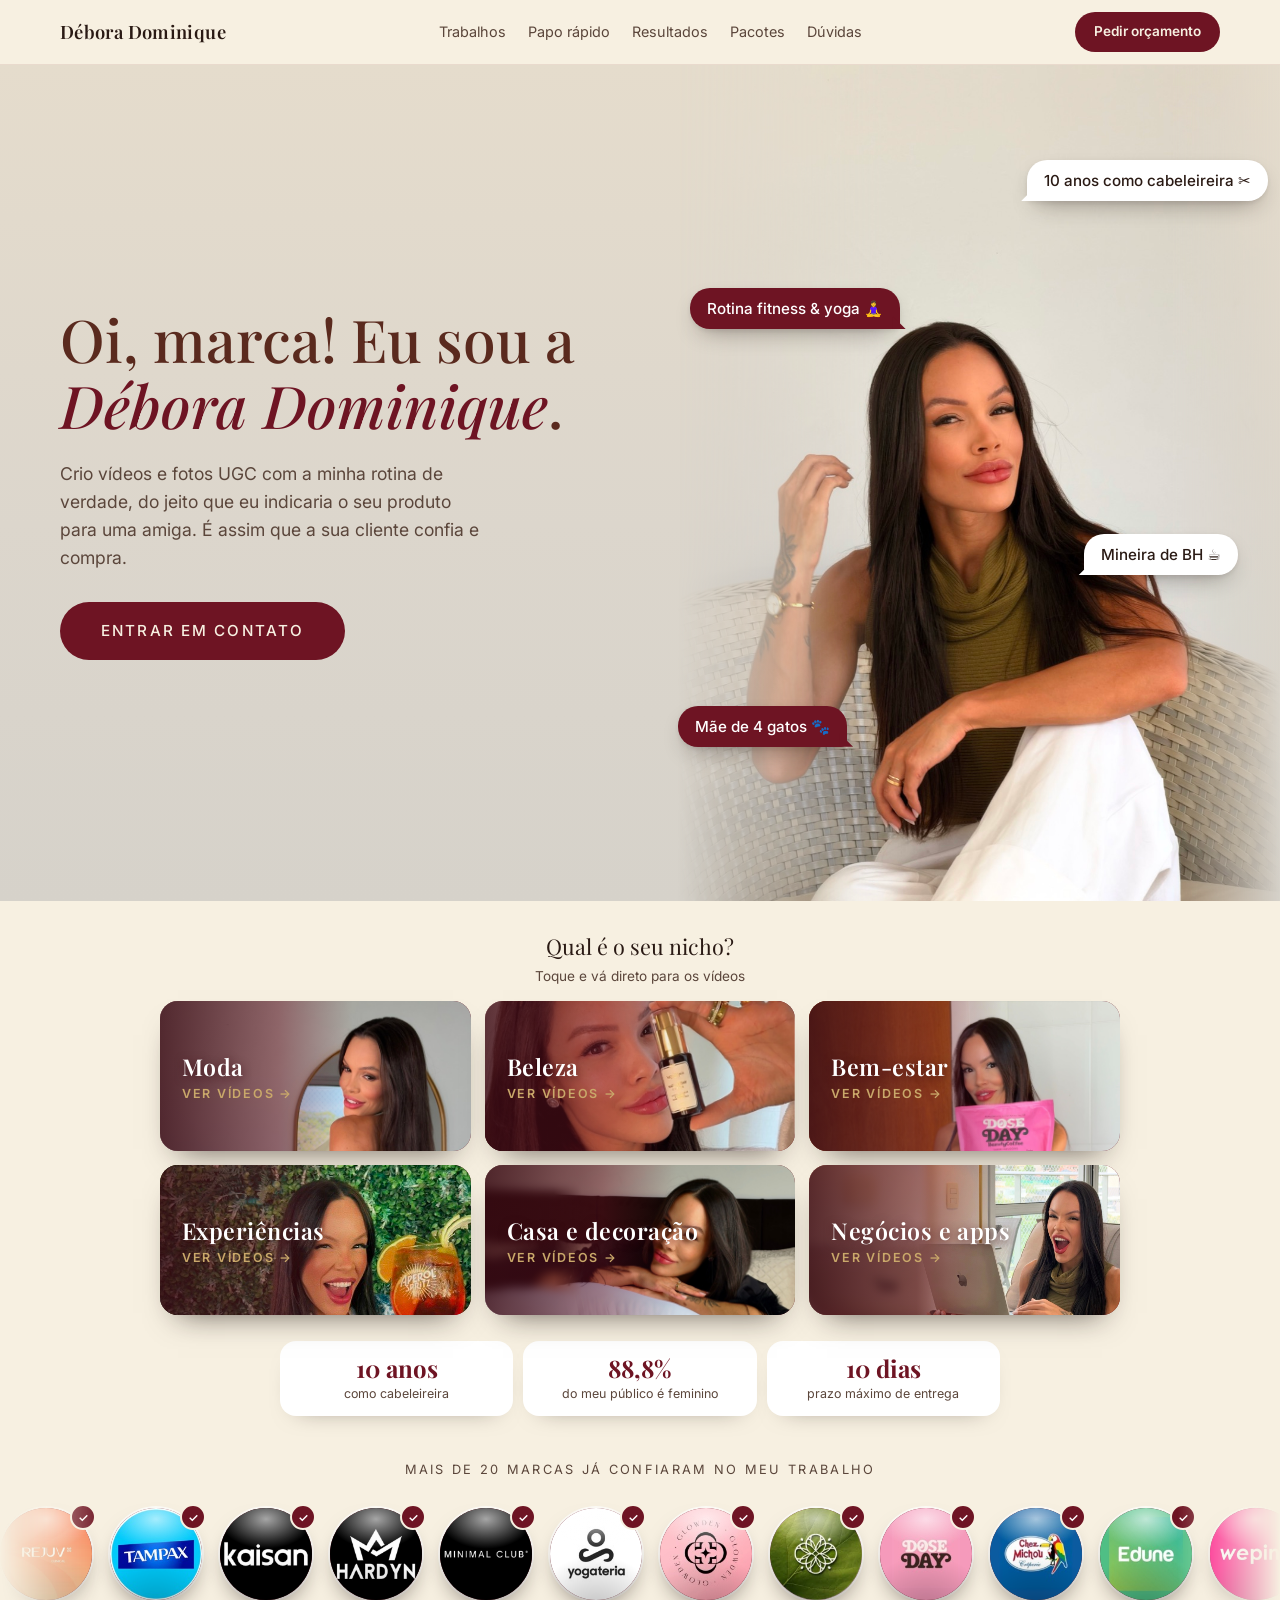
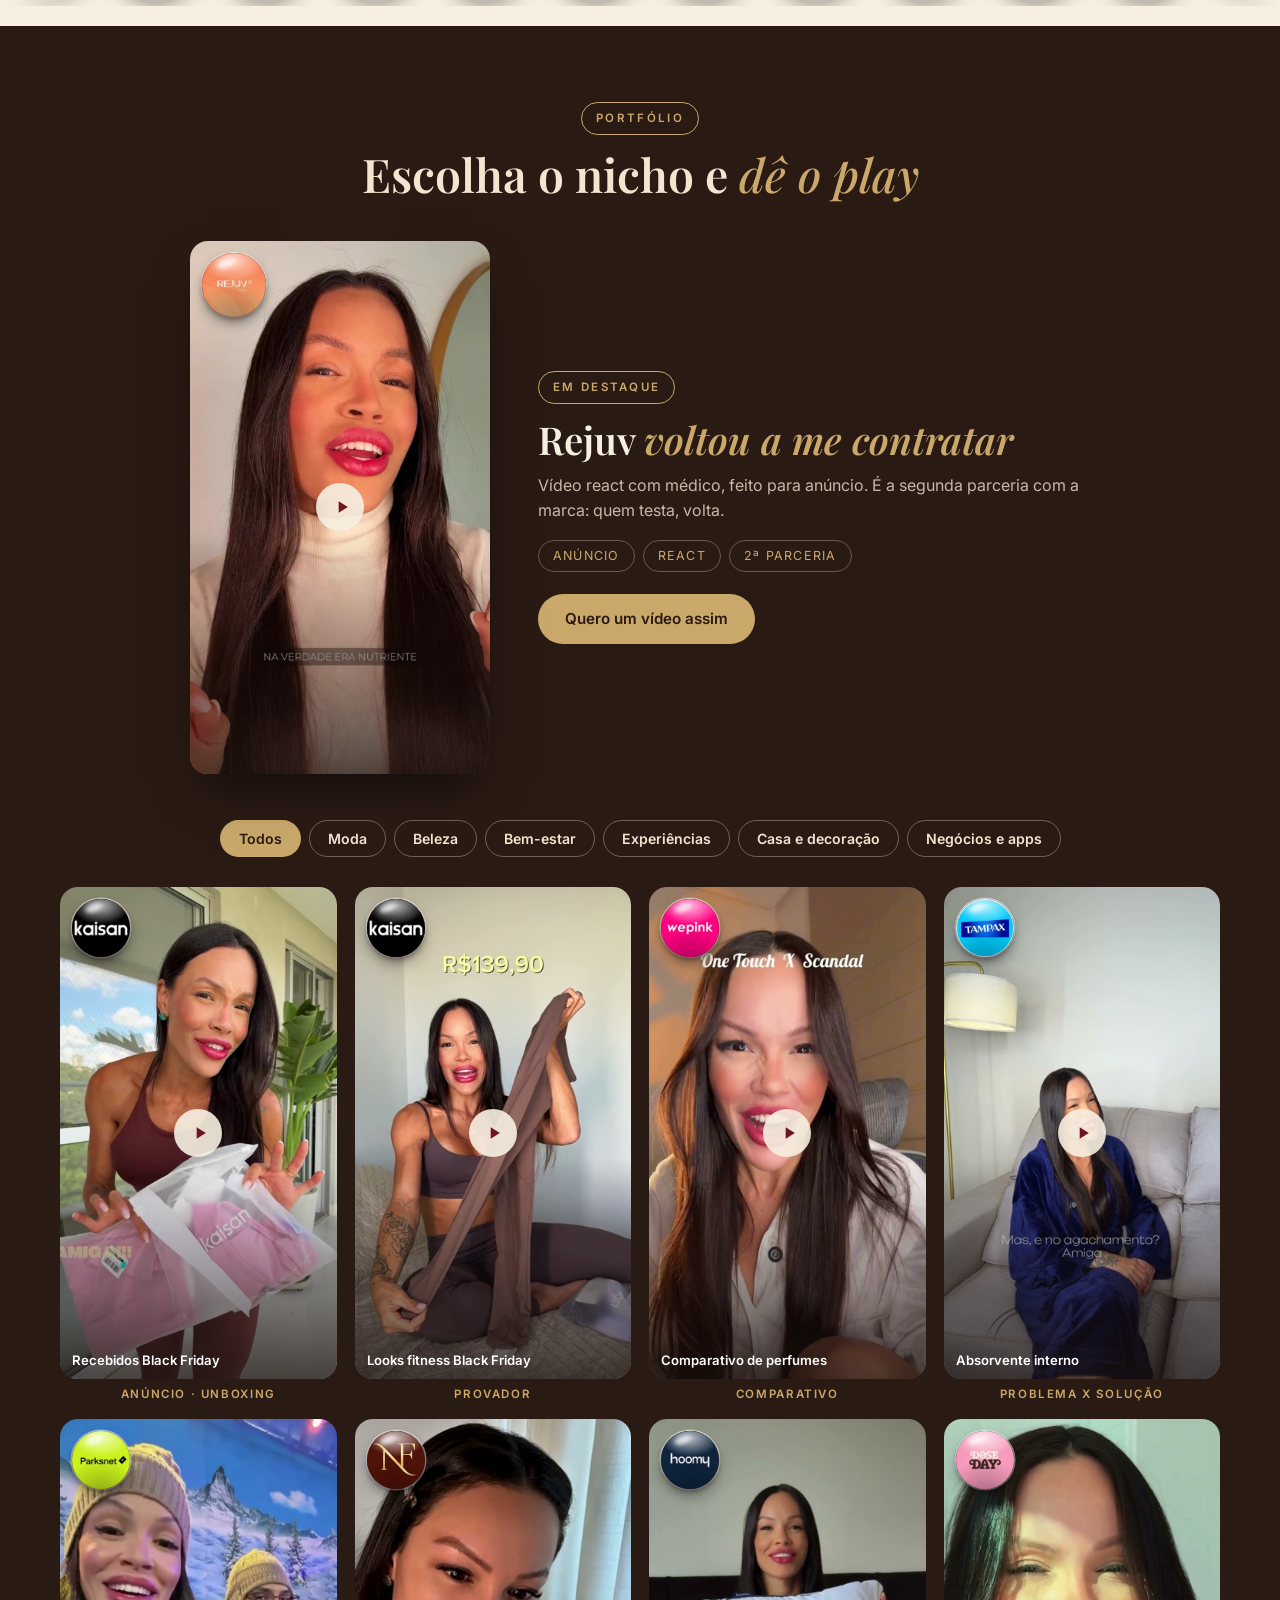
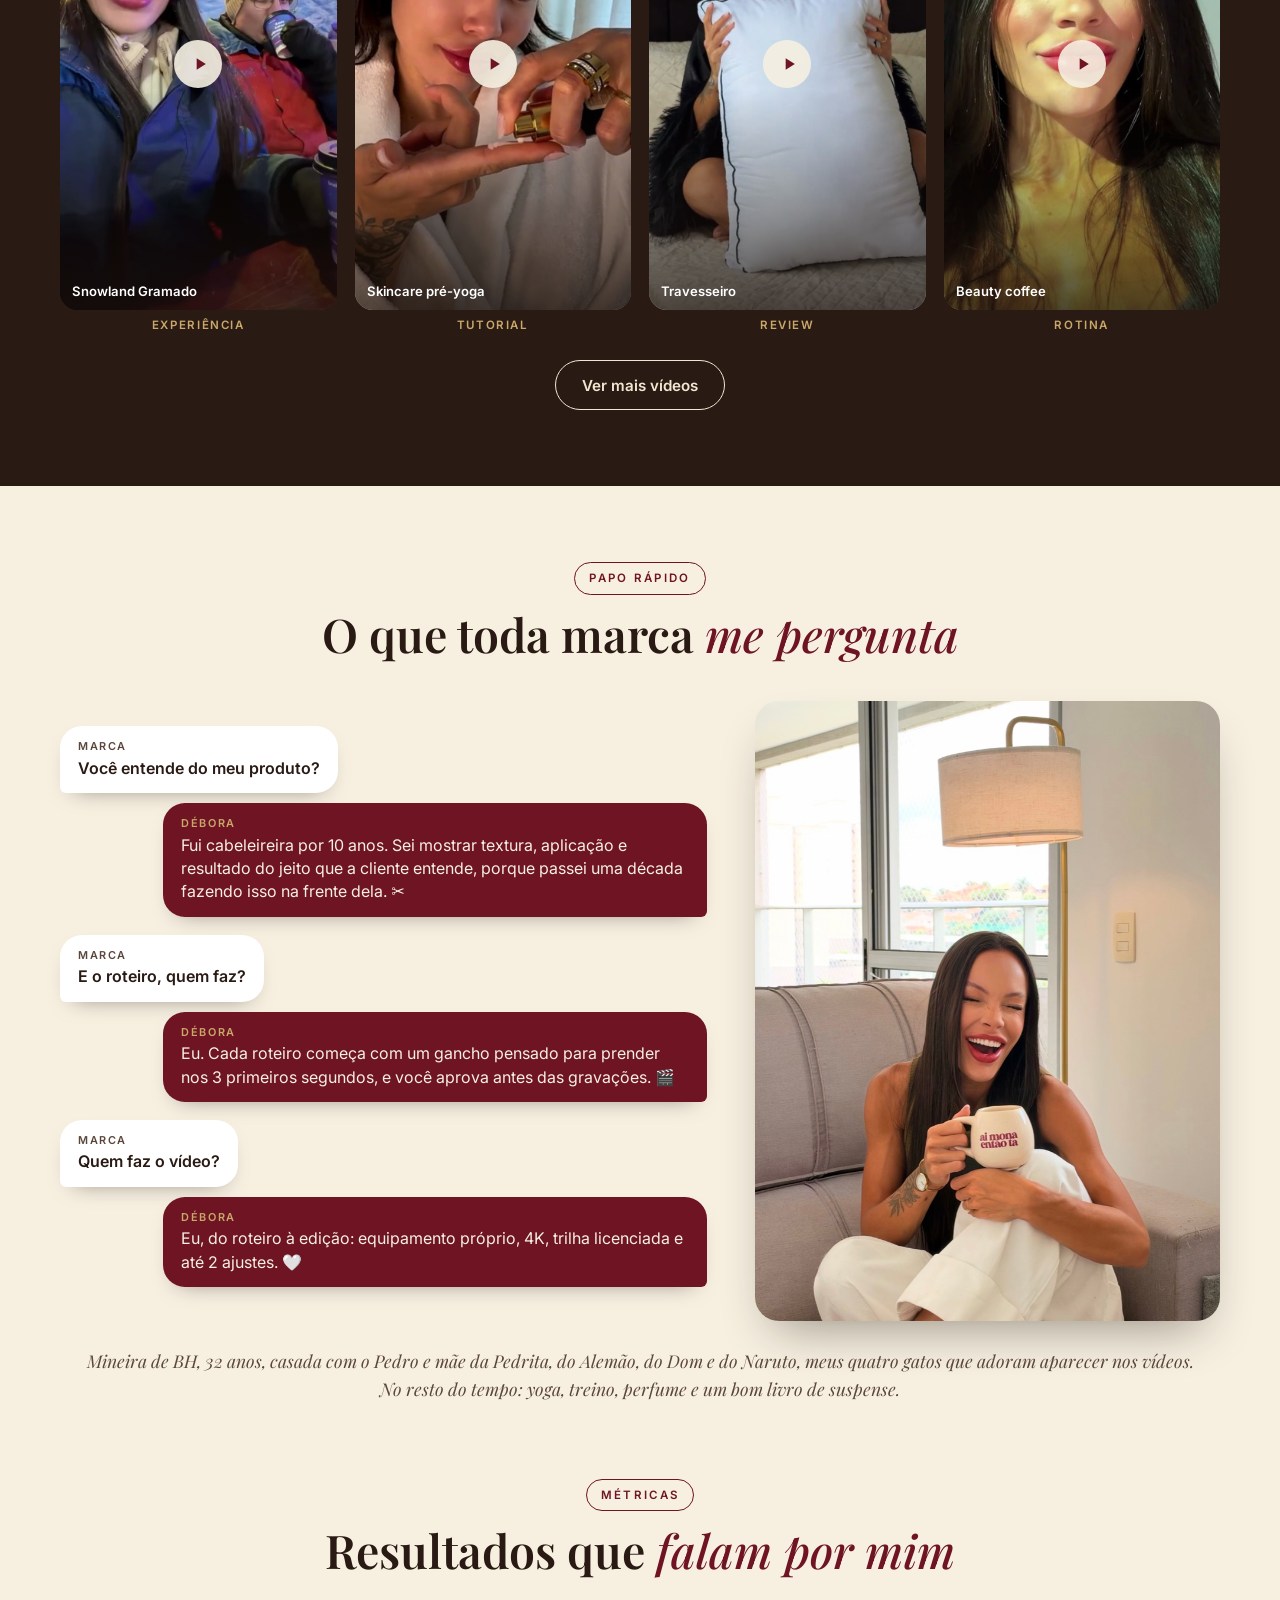
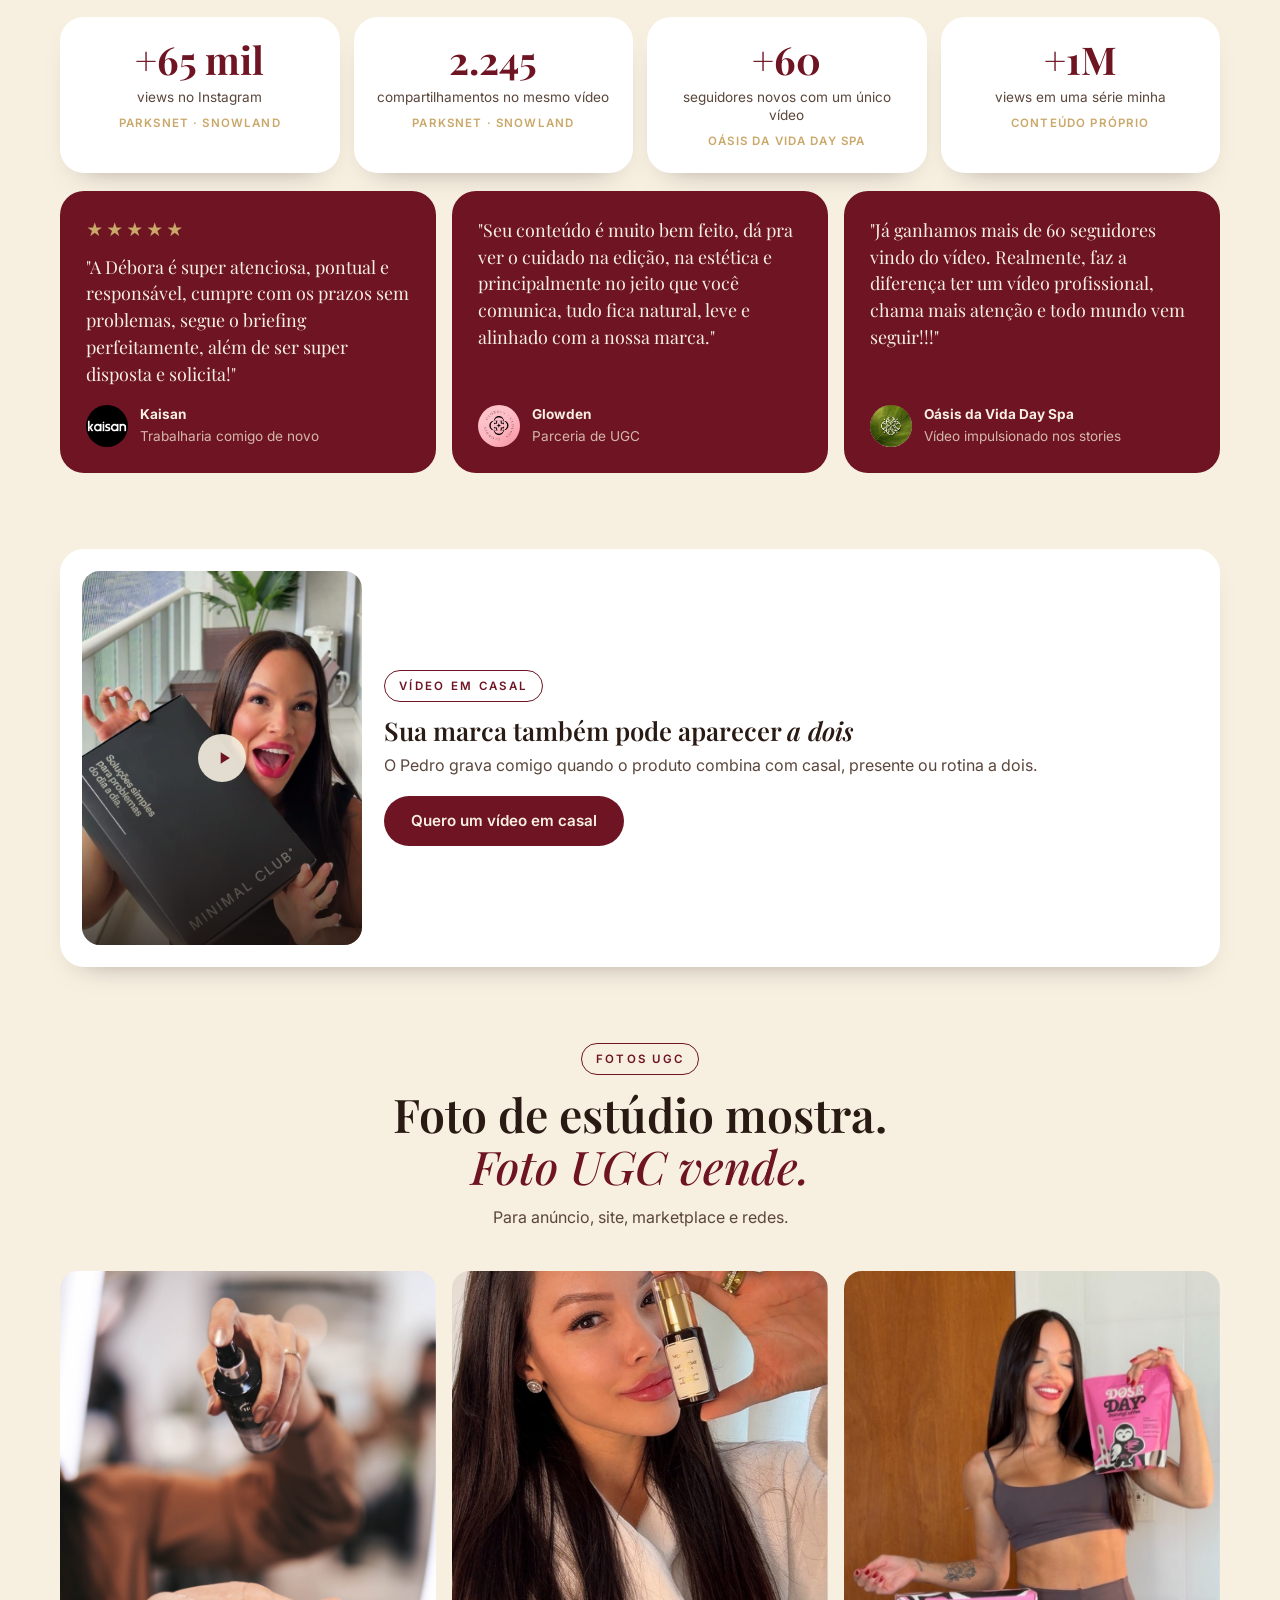
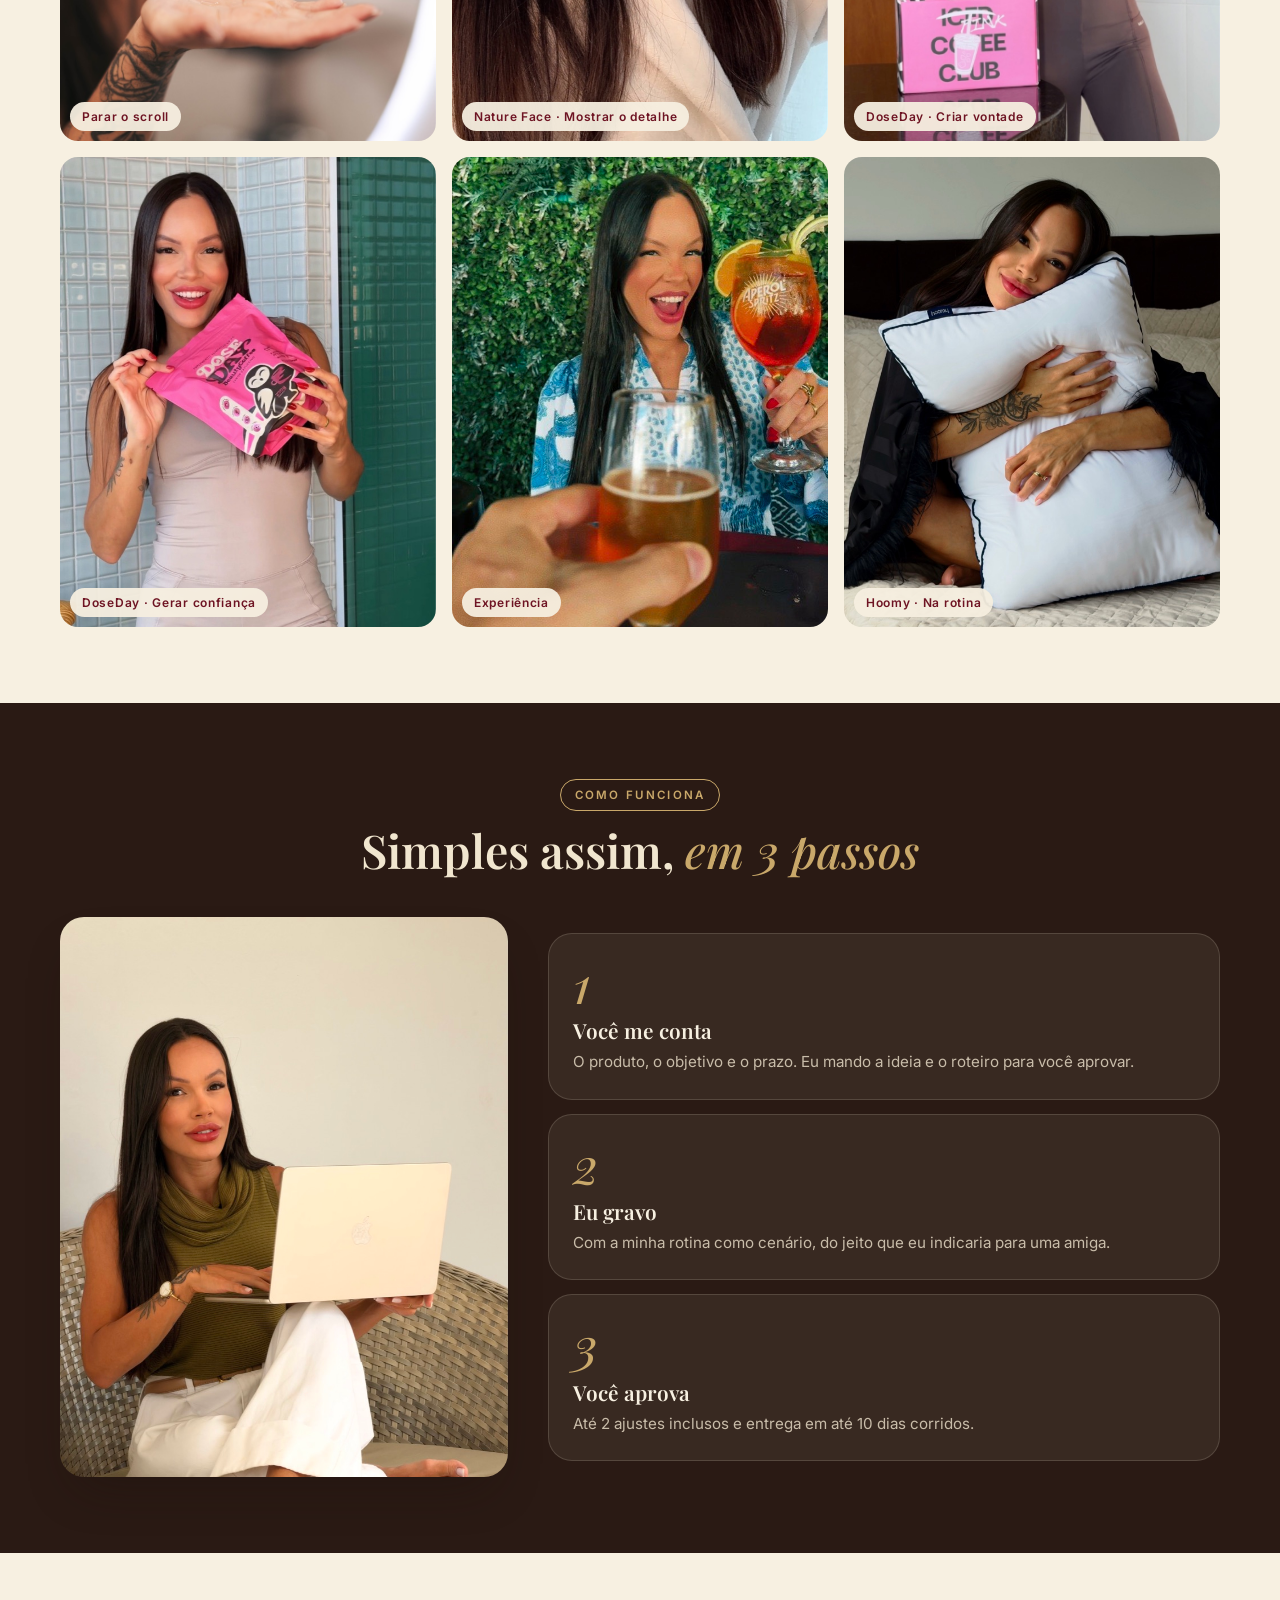
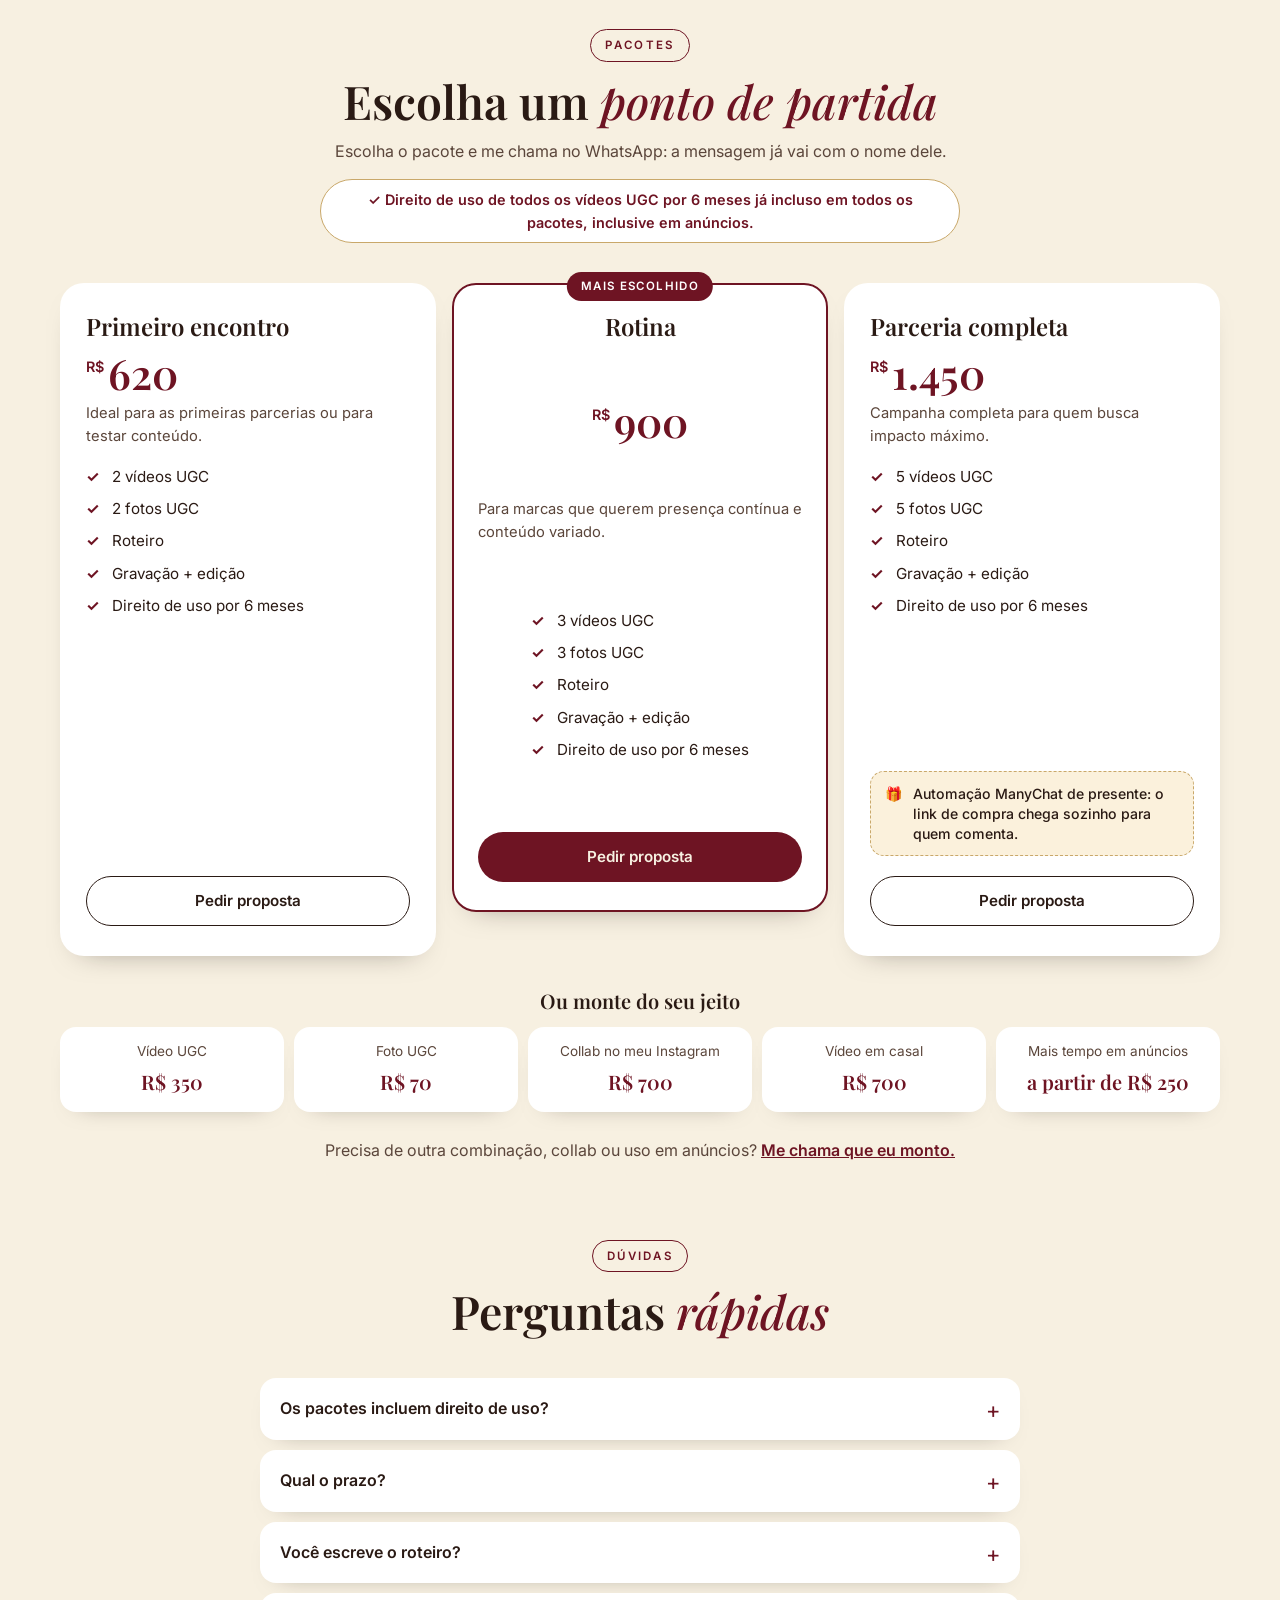
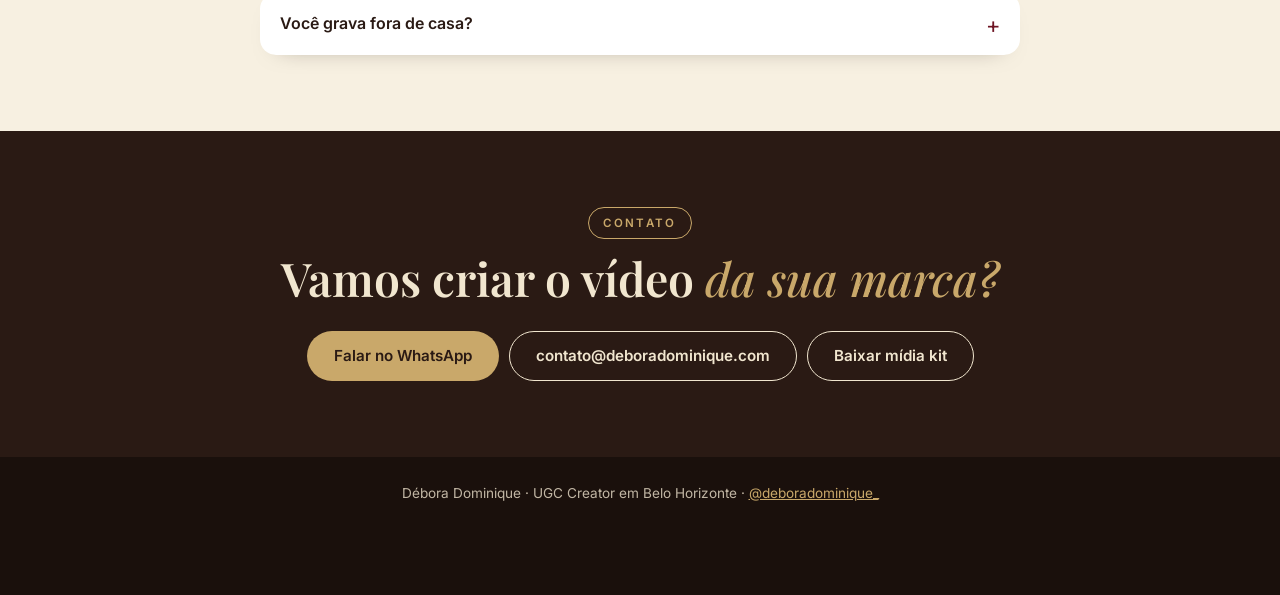
<file: index.html>
<!doctype html>
<html lang="pt-BR">
<head>
<meta charset="utf-8">
<meta name="viewport" content="width=device-width, initial-scale=1">
<title>DÉBORA DOMINIQUE | UGC CREATOR</title>
<meta property="og:title" content="Débora Dominique · UGC Creator em Belo Horizonte">
<meta property="og:description" content="UGC Creator em Belo Horizonte: vídeos e fotos com rotina de verdade para marcas que querem humanizar a comunicação, se aproximar do público e vender mais.">
<meta property="og:type" content="website">
<meta property="og:locale" content="pt_BR">
<meta property="og:url" content="https://deboradominique.com/">
<meta property="og:image" content="https://deboradominique.com/img/og-2026.jpg">
<meta property="og:image:width" content="1200">
<meta property="og:image:height" content="630">
<meta name="twitter:card" content="summary_large_image">
<meta name="twitter:image" content="https://deboradominique.com/img/og-2026.jpg">
<script>if (location.hash === '#roteiro') location.replace('/roteiro');</script>
<meta name="description" content="Débora Dominique, UGC Creator em Belo Horizonte: vídeos e fotos com rotina de verdade para marcas que querem humanizar a comunicação, se aproximar do público e vender mais.">
<meta name="theme-color" content="#2a1a14">
<link rel="icon" type="image/svg+xml" href="img/icone.svg">
<link rel="apple-touch-icon" href="img/icone-180.png">
<link rel="preconnect" href="https://fonts.googleapis.com">
<link rel="preconnect" href="https://fonts.gstatic.com" crossorigin>
<link href="https://fonts.googleapis.com/css2?family=Inter:wght@400;500;600&family=Playfair+Display:ital,wght@0,500;0,600;1,500&display=swap" rel="stylesheet">
<style>
  :root {
    --vinho: #6e1423; --vinho-escuro: #3d0b14;
    --creme: #f1e6cf; --creme-claro: #f7f0e1; --dourado: #c9a86a;
    --marrom: #2a1a14; --marrom-profundo: #1a100c;
    --texto: #2a1a14; --suave: #5b463b; --claro: #f1e6cf; --claro-suave: rgba(241, 230, 207, .78);
    --raio: 24px; --largura: 1160px;
    --sombra: 0 24px 50px -20px rgba(26, 16, 12, .45);
    --titulo: "Playfair Display", Georgia, serif;
    --corpo: "Inter", system-ui, -apple-system, sans-serif;
  }
  *, *::before, *::after { box-sizing: border-box; }
  html { scroll-behavior: smooth; scroll-padding-top: 76px; }
  body { margin: 0; font-family: var(--corpo); font-size: 1rem; line-height: 1.6; color: var(--texto); background: var(--creme-claro); overflow-x: clip; -webkit-font-smoothing: antialiased; }
  img { max-width: 100%; display: block; }
  a { color: inherit; }
  .caixa { width: min(var(--largura), 100% - 32px); margin-inline: auto; }
  section { padding: 76px 0; }
  .escuro { background: var(--marrom); color: var(--claro); }
  .rotulo { display: inline-block; font-size: .72rem; font-weight: 600; letter-spacing: .2em; text-transform: uppercase; color: var(--vinho); border: 1px solid currentColor; border-radius: 999px; padding: 6px 14px; margin: 0 0 14px; }
  .escuro .rotulo { color: var(--dourado); }
  h1, h2, h3 { font-family: var(--titulo); font-weight: 600; line-height: 1.12; margin: 0; }
  h2 { font-size: clamp(1.9rem, 4.6vw, 2.9rem); }
  h2 em, h1 em { font-style: italic; font-weight: 500; color: var(--vinho); }
  .escuro h2 em { color: var(--dourado); }
  .cabeca { text-align: center; max-width: 640px; margin: 0 auto 40px; }
  .cabeca p { margin: 12px 0 0; color: var(--suave); }
  .escuro .cabeca p { color: var(--claro-suave); }

  /* Botões */
  .botao { display: inline-flex; align-items: center; justify-content: center; gap: 8px; min-height: 50px; padding: 0 26px; border-radius: 999px; font-weight: 600; font-size: .95rem; text-decoration: none; border: 1.5px solid transparent; cursor: pointer; transition: transform .2s, background .2s; font-family: var(--corpo); }
  .botao:hover { transform: translateY(-2px); }
  .botao-vinho { background: var(--vinho); color: var(--creme-claro); }
  .botao-dourado { background: var(--dourado); color: var(--marrom); }
  .botao-borda { border-color: currentColor; background: transparent; }
  .botao svg { width: 18px; height: 18px; fill: currentColor; }

  /* Topo */
  .topo { position: sticky; top: 0; z-index: 20; background: rgba(247, 240, 225, .92); backdrop-filter: blur(10px); border-bottom: 1px solid rgba(110, 20, 35, .1); }
  .topo .caixa { display: flex; align-items: center; justify-content: space-between; gap: 16px; min-height: 64px; }
  .logo { font-family: var(--titulo); font-weight: 600; font-size: 1.15rem; text-decoration: none; letter-spacing: .02em; }
  .menu { display: flex; gap: 22px; font-size: .9rem; }
  .menu a { text-decoration: none; color: var(--suave); }
  .menu a:hover { color: var(--vinho); }
  .topo .botao { min-height: 40px; padding: 0 18px; font-size: .85rem; }
  @media (max-width: 860px) { .menu { display: none; } }

  /* Capa: foto na tela inteira, texto por cima (troque a foto em img/capa.jpg; ajuste --foco para enquadrar o rosto) */
  .capa { --foco: 50% 22%; position: relative; min-height: calc(100svh - 64px); display: flex; align-items: center; padding: 56px 0; overflow: hidden; background: linear-gradient(180deg, #e5dccc 0%, #dcd6cc 55%, #d6d2ca 100%); }
  /* Foto presa ao centro da página: em tela larga não foge para a borda direita */
  .capa-midia { position: absolute; top: -4%; right: max(0px, calc(50vw - 720px)); height: 128%; aspect-ratio: 3213 / 5712; }
  .capa-fundo { width: 100%; height: 100%; object-fit: cover; -webkit-mask-image: linear-gradient(90deg, transparent 0%, rgba(0,0,0,.35) 14%, #000 34%, #000 82%, transparent 100%); mask-image: linear-gradient(90deg, transparent 0%, rgba(0,0,0,.35) 14%, #000 34%, #000 82%, transparent 100%); }
  .capa-veu { display: none; }
  .capa-texto { position: relative; z-index: 1; }
  .capa h1 { font-size: clamp(2.3rem, 4.6vw, 4.2rem); font-weight: 500; color: #5a2a1e; max-width: min(620px, 46vw); }
  .capa h1 em { color: var(--vinho); }
  .capa .frase { font-size: 1.1rem; color: var(--suave); margin: 22px 0 30px; max-width: min(420px, 40vw); }
  .botao-capa { min-height: 58px; padding: 0 40px; letter-spacing: .14em; text-transform: uppercase; font-weight: 500; }
  .capa-nota { margin: 12px 0 0; font-size: .85rem; color: var(--suave); padding-left: 20px; }

  /* Balões de conversa (posição em % da foto, longe do rosto) */
  .balao { position: absolute; z-index: 2; max-width: 78%; white-space: nowrap; padding: 11px 17px; border-radius: 20px; font-size: .95rem; font-weight: 500; line-height: 1.25; box-shadow: 0 10px 24px -10px rgba(26, 16, 12, .45), 0 2px 4px rgba(26, 16, 12, .08); animation: flutuar 5s ease-in-out infinite; }
  .balao::after { content: ""; position: absolute; bottom: 0; width: 14px; height: 14px; }
  .balao.recebido { background: #fff; color: var(--texto); border-bottom-left-radius: 6px; }
  .balao.recebido::after { left: -6px; background: #fff; clip-path: polygon(100% 0, 100% 100%, 0 100%); }
  .balao.enviado { background: var(--vinho); color: #fff; border-bottom-right-radius: 6px; }
  .balao.enviado::after { right: -6px; background: var(--vinho); clip-path: polygon(0 0, 100% 100%, 0 100%); }
  .p1 { top: 12%; left: 58%; }
  .p2 { top: 24%; left: 2%; animation-delay: -1.2s; }
  .p3 { top: 47%; right: 7%; animation-delay: -2.5s; }
  .p4 { top: 63%; left: 0; animation-delay: -3.7s; }
  @media (min-width: 761px) and (max-width: 1250px) { .capa-midia { right: -6%; } .p1 { left: 36%; } .p3 { right: 20%; top: 50%; } }
  @keyframes flutuar { 50% { transform: translateY(-7px); } }
  @media (prefers-reduced-motion: reduce) { .balao { animation: none; } }

  @media (max-width: 760px) {
    .capa { display: block; min-height: 0; padding: 0 0 30px; background: var(--creme-claro); }
    .capa-midia { position: relative; top: auto; right: auto; width: 100%; height: 62svh; min-height: 420px; aspect-ratio: auto; }
    .capa-fundo { object-position: 50% 18%; -webkit-mask-image: linear-gradient(180deg, #000 80%, transparent 100%); mask-image: linear-gradient(180deg, #000 80%, transparent 100%); }
    .capa-texto { margin-top: -10px; }
    .capa h1 { font-size: 2.2rem; max-width: none; }
    .capa .frase { margin: 14px 0 22px; max-width: none; }
    .botao-capa { width: 100%; }
    .capa-nota { text-align: center; padding: 0; }
    .balao { font-size: .78rem; padding: 8px 13px; border-radius: 16px; }
    .p1 { top: 4%; left: auto; right: 5%; }
    .p2 { top: 14%; left: 5%; }
    .p3 { top: auto; bottom: 26%; right: 5%; }
    .p4 { top: auto; bottom: 14%; left: 5%; }
  }
  .mini-numeros { display: grid; grid-template-columns: repeat(3, 1fr); gap: 10px; margin: 26px auto 0; padding: 0; list-style: none; max-width: 720px; }
  .mini-numeros li { background: #fff; border-radius: 16px; padding: 14px 12px; text-align: center; box-shadow: 0 10px 24px -18px rgba(26, 16, 12, .5); }
  .mini-numeros strong { display: block; font-family: var(--titulo); font-size: 1.5rem; color: var(--vinho); line-height: 1.1; }
  .mini-numeros span { font-size: .78rem; color: var(--suave); line-height: 1.3; display: block; margin-top: 4px; }

  /* Atalhos por nicho, logo depois da capa */
  .atalhos-nicho { margin-top: 28px; text-align: center; }
  .atalhos-nicho p { margin: 0 0 14px; font-family: var(--titulo); font-size: 1.35rem; color: var(--texto); }
  .atalhos-nicho p span { display: block; font-family: var(--corpo); font-size: .85rem; color: var(--suave); margin-top: 2px; }
  .atalhos-lista { display: grid; grid-template-columns: repeat(3, 1fr); gap: 14px; max-width: 960px; margin: 0 auto; }
  .atalhos-lista button { position: relative; overflow: hidden; height: 150px; border: 0; border-radius: 18px; padding: 0 22px; cursor: pointer; display: flex; flex-direction: column; align-items: flex-start; justify-content: center; text-align: left; color: #fff; background: var(--vinho); box-shadow: 0 16px 30px -18px rgba(26, 16, 12, .7); transition: transform .25s; font-family: var(--corpo); }
  .atalhos-lista button img { position: absolute; inset: 0; width: 100%; height: 100%; object-fit: cover; transition: transform .5s; }
  .atalhos-lista button::after { content: ""; position: absolute; inset: 0; background: linear-gradient(90deg, rgba(61, 11, 20, .82) 0%, rgba(110, 20, 35, .45) 38%, rgba(110, 20, 35, 0) 62%); }
  .atalhos-lista button:hover { transform: translateY(-3px); }
  .atalhos-lista button:hover img { transform: scale(1.06); }
  .an-nome { text-shadow: 0 2px 10px rgba(61, 11, 20, .8); }
  .an-nome { position: relative; z-index: 1; font-family: var(--titulo); font-size: 1.45rem; font-weight: 600; letter-spacing: .02em; }
  .an-qtd { position: relative; z-index: 1; margin-top: 4px; font-size: .78rem; letter-spacing: .14em; text-transform: uppercase; color: var(--dourado); font-weight: 600; }
  @media (max-width: 1000px) { .atalhos-lista button::after { background: linear-gradient(0deg, rgba(61, 11, 20, .85) 0%, rgba(110, 20, 35, .25) 55%, rgba(110, 20, 35, 0) 75%); } .atalhos-lista button { justify-content: flex-end; padding-bottom: 14px; } }
  @media (max-width: 760px) { .atalhos-lista button::after { background: linear-gradient(0deg, rgba(61, 11, 20, .85) 0%, rgba(110, 20, 35, .25) 55%, rgba(110, 20, 35, 0) 75%); } .atalhos-lista button { justify-content: flex-end; padding-bottom: 12px; } .atalhos-lista { grid-template-columns: 1fr 1fr; gap: 10px; } .atalhos-lista button { height: 120px; padding: 0 14px; } .an-nome { font-size: 1.1rem; } .an-qtd { font-size: .66rem; letter-spacing: .1em; } }

  /* Faixa de marcas */
  .marcas { padding: 44px 0 20px; }
  .marcas p { text-align: center; font-size: .8rem; letter-spacing: .18em; text-transform: uppercase; color: var(--suave); margin: 0 0 18px; }
  .esteira { overflow: hidden; mask-image: linear-gradient(90deg, transparent, #000 8%, #000 92%, transparent); }
  .esteira ul { display: flex; gap: 18px; width: max-content; margin: 0; padding: 10px 0 6px; list-style: none; animation: rolar 38s linear infinite; }
  .esteira li { position: relative; width: 92px; height: 92px; border-radius: 50%; flex-shrink: 0; display: grid; place-items: center; font-size: .8rem; font-weight: 600; text-align: center; background: var(--vinho); color: #fff; box-shadow: 0 8px 18px -12px rgba(26, 16, 12, .6); }
  .esteira li img { width: 100%; height: 100%; object-fit: cover; border-radius: 50%; display: block; }
  .esteira li { box-shadow: 0 12px 22px -8px rgba(26, 16, 12, .5), inset 0 -6px 12px rgba(0, 0, 0, .3), 0 0 0 2px rgba(255, 255, 255, .7) !important; }
  .esteira li::before { content: ""; position: absolute; inset: 0; border-radius: 50%; pointer-events: none; background: radial-gradient(ellipse 70% 45% at 50% 12%, rgba(255, 255, 255, .65) 0%, rgba(255, 255, 255, .15) 55%, transparent 72%), radial-gradient(circle at 50% 125%, rgba(0, 0, 0, .3) 0%, transparent 55%); }
  .esteira li::after { content: "✓"; position: absolute; top: -4px; right: -4px; width: 26px; height: 26px; z-index: 1; border-radius: 50%; background: var(--vinho); color: #fff; font-size: .75rem; display: grid; place-items: center; border: 2px solid var(--creme-claro); }
  @keyframes rolar { to { transform: translateX(-50%); } }
  @media (prefers-reduced-motion: reduce) { .esteira ul { animation: none; flex-wrap: wrap; width: auto; justify-content: center; } }

  /* Por que eu */
  .porque-grade { display: grid; gap: 16px; }
  .cartao { background: #fff; border-radius: var(--raio); padding: 26px; box-shadow: 0 14px 30px -22px rgba(26, 16, 12, .5); }
  .cartao .num { display: inline-block; background: var(--vinho); color: #fff; font-size: .75rem; font-weight: 600; letter-spacing: .1em; padding: 4px 12px; border-radius: 6px; margin-bottom: 14px; }
  .cartao h3 { font-size: 1.3rem; margin-bottom: 8px; }
  .cartao p { margin: 0; color: var(--suave); font-size: .95rem; }
  .porque-foto { border-radius: var(--raio); overflow: hidden; min-height: 320px; box-shadow: var(--sombra); }
  .porque-foto img { width: 100%; height: 100%; object-fit: cover; }
  .pessoal { text-align: center; margin: 26px auto 0; color: var(--suave); font-style: italic; font-family: var(--titulo); font-size: 1.1rem; }
  @media (min-width: 860px) { .porque-grade { grid-template-columns: 1fr 1fr 1.1fr; grid-template-rows: auto auto; } .porque-foto { grid-column: 3; grid-row: 1 / 3; } .porque-grade .largo { grid-column: 1 / 3; } }

  /* Papo: conversa marca x Débora */
  .papo-grade { display: grid; gap: 22px; align-items: center; }
  @media (min-width: 860px) { .papo-grade { grid-template-columns: 1.25fr .9fr; gap: 48px; } }
  .papo { display: flex; flex-direction: column; gap: 10px; }
  .balao-p { position: relative; margin: 0; max-width: 84%; padding: 13px 18px; border-radius: 22px; font-size: 1rem; line-height: 1.45; box-shadow: 0 10px 22px -14px rgba(26, 16, 12, .5); }
  .balao-p.marca { align-self: flex-start; background: #fff; color: var(--texto); border-bottom-left-radius: 6px; font-weight: 600; }
  .balao-p.eu { align-self: flex-end; background: var(--vinho); color: var(--creme-claro); border-bottom-right-radius: 6px; margin-bottom: 8px; }
  .balao-p.marca::before { content: "Marca"; display: block; font-size: .68rem; letter-spacing: .14em; text-transform: uppercase; color: var(--suave); font-weight: 600; margin-bottom: 2px; }
  .balao-p.eu::before { content: "Débora"; display: block; font-size: .68rem; letter-spacing: .14em; text-transform: uppercase; color: var(--dourado); font-weight: 600; margin-bottom: 2px; }
  .papo-grade .porque-foto { grid-column: auto; grid-row: auto; min-height: 0; height: 100%; max-height: 620px; }
  @media (max-width: 859px) { .papo-grade .porque-foto { height: 440px; } .balao-p { max-width: 90%; } }

  /* Destaque da galeria */
  .destaque { display: grid; gap: 24px; align-items: center; margin: 0 auto 44px; max-width: 900px; }
  .destaque .video-capa { aspect-ratio: 9 / 16; max-height: 560px; margin: 0 auto; box-shadow: 0 24px 50px -18px rgba(0, 0, 0, .7); }
  .destaque .marca-bola { width: 64px; height: 64px; }
  .destaque-txt h3 { font-size: clamp(1.7rem, 3.4vw, 2.4rem); color: var(--creme-claro); margin-bottom: 12px; }
  .destaque-txt h3 em { color: var(--dourado); }
  .destaque-txt p { color: var(--claro-suave); margin: 0 0 16px; }
  .destaque-tags { list-style: none; display: flex; flex-wrap: wrap; gap: 8px; margin: 0 0 22px; padding: 0; }
  .destaque-tags li { border: 1px solid rgba(241, 230, 207, .3); border-radius: 999px; padding: 5px 14px; font-size: .78rem; letter-spacing: .1em; text-transform: uppercase; color: var(--dourado); }
  @media (min-width: 760px) { .destaque { grid-template-columns: 300px 1fr; gap: 48px; } }
  @media (max-width: 759px) { .destaque .video { max-width: 280px; margin: 0 auto; display: block; } .destaque-txt { text-align: center; } .destaque-tags { justify-content: center; } }

  /* Trabalhos */
  #filtros { scroll-margin-top: 90px; }
  .filtros { display: flex; gap: 8px; overflow-x: auto; scrollbar-width: none; padding: 2px 2px 6px; margin: 0 0 24px; justify-content: flex-start; }
  .filtros::-webkit-scrollbar { display: none; }
  .filtros button { flex-shrink: 0; border: 1.5px solid rgba(241, 230, 207, .35); background: transparent; color: var(--claro); border-radius: 999px; padding: 9px 18px; font: 600 .88rem var(--corpo); cursor: pointer; }
  .filtros button[aria-pressed="true"] { background: var(--dourado); color: var(--marrom); border-color: transparent; }
  @media (min-width: 860px) { .filtros { justify-content: center; flex-wrap: wrap; } }
  .galeria { display: grid; grid-template-columns: repeat(2, 1fr); gap: 14px; }
  @media (min-width: 700px) { .galeria { grid-template-columns: repeat(3, 1fr); } }
  @media (min-width: 1000px) { .galeria { grid-template-columns: repeat(4, 1fr); gap: 18px; } }
  .video { border: 0; padding: 0; background: none; color: inherit; text-align: left; cursor: pointer; font-family: var(--corpo); }
  .video-capa { position: relative; aspect-ratio: 9 / 16; border-radius: 18px; overflow: hidden; background: #3d0b14; }
  .video-capa img { width: 100%; height: 100%; object-fit: cover; transition: transform .4s; }
  .video:hover .video-capa img { transform: scale(1.04); }
  .video-capa::after { content: ""; position: absolute; inset: 0; background: linear-gradient(180deg, transparent 55%, rgba(26, 16, 12, .75)); }
  .play { position: absolute; z-index: 1; top: 50%; left: 50%; width: 48px; height: 48px; margin: -24px 0 0 -24px; border-radius: 50%; background: rgba(247, 240, 225, .9); display: grid; place-items: center; }
  .play svg { width: 20px; height: 20px; fill: var(--vinho); margin-left: 3px; }
  /* Bolinha da marca em 3D: logo ocupando tudo, brilho de vidro e sombra */
  .marca-bola { position: absolute; z-index: 1; top: 12px; left: 12px; width: 58px; height: 58px; border-radius: 50%; overflow: hidden; background: var(--vinho); display: grid; place-items: center; font-size: .6rem; font-weight: 700; color: #fff; text-align: center; line-height: 1.1;
    box-shadow: 0 8px 16px -4px rgba(0, 0, 0, .55), 0 2px 4px rgba(0, 0, 0, .35), inset 0 -4px 8px rgba(0, 0, 0, .35), inset 0 2px 3px rgba(255, 255, 255, .35), 0 0 0 1.5px rgba(255, 255, 255, .55); }
  .marca-bola img { position: absolute; inset: 0; width: 100%; height: 100%; object-fit: cover; }
  .marca-bola::before { content: ""; position: absolute; inset: 0; border-radius: 50%; z-index: 1; pointer-events: none;
    background: radial-gradient(ellipse 70% 45% at 50% 12%, rgba(255, 255, 255, .7) 0%, rgba(255, 255, 255, .18) 55%, transparent 72%),
                radial-gradient(circle at 50% 120%, rgba(0, 0, 0, .35) 0%, transparent 55%); }
  .marca-bola::after { content: ""; position: absolute; left: 22%; top: 9%; width: 30%; height: 14%; border-radius: 50%; z-index: 2; background: rgba(255, 255, 255, .75); filter: blur(2px); transform: rotate(-20deg); pointer-events: none; }
  .video-nome { position: absolute; z-index: 1; left: 12px; right: 12px; bottom: 10px; color: #fff; font-size: .82rem; font-weight: 600; line-height: 1.3; }
  .formato { display: block; margin-top: 8px; text-align: center; font-size: .72rem; font-weight: 600; letter-spacing: .14em; text-transform: uppercase; color: var(--dourado); }
  .ver-mais { text-align: center; margin-top: 28px; }

  /* Resultados */
  .numeros-grade { display: grid; grid-template-columns: repeat(2, 1fr); gap: 14px; }
  @media (min-width: 860px) { .numeros-grade { grid-template-columns: repeat(4, 1fr); } }
  .numero { background: #fff; border-radius: var(--raio); padding: 22px 18px; text-align: center; box-shadow: 0 14px 30px -22px rgba(26, 16, 12, .5); }
  .numero strong { display: block; font-family: var(--titulo); font-size: clamp(1.7rem, 4.5vw, 2.4rem); color: var(--vinho); line-height: 1.05; }
  .numero span { display: block; margin-top: 8px; font-size: .85rem; color: var(--suave); line-height: 1.35; }
  .numero small { display: block; margin-top: 8px; font-size: .72rem; letter-spacing: .1em; text-transform: uppercase; color: var(--dourado); font-weight: 600; }
  .depoimentos { display: grid; gap: 16px; margin-top: 18px; }
  @media (min-width: 860px) { .depoimentos { grid-template-columns: repeat(3, 1fr); } }
  .depoimento { margin: 0; background: var(--vinho); color: var(--creme-claro); border-radius: var(--raio); padding: 26px; display: flex; flex-direction: column; gap: 16px; }
  .estrelas { color: var(--dourado); letter-spacing: .18em; font-size: 1.05rem; margin-bottom: -6px; }
  .depoimento blockquote { margin: 0; font-family: var(--titulo); font-size: 1.12rem; line-height: 1.5; }
  .depoimento figcaption { margin-top: auto; }
  .depoimento figcaption { display: flex; align-items: center; gap: 12px; font-size: .85rem; color: var(--claro-suave); }
  .depoimento figcaption img { width: 42px; height: 42px; border-radius: 50%; object-fit: cover; background: #fff; }
  .depoimento b { color: var(--creme-claro); display: block; }

  /* Casal */
  .casal { display: grid; gap: 22px; align-items: center; background: #fff; border-radius: var(--raio); padding: 18px; box-shadow: 0 14px 30px -22px rgba(26, 16, 12, .5); }
  .casal .video-capa { aspect-ratio: 9 / 12; }
  .casal h3 { font-size: 1.6rem; margin-bottom: 8px; }
  .casal p { margin: 0 0 18px; color: var(--suave); }
  @media (min-width: 760px) { .casal { grid-template-columns: 280px 1fr; padding: 22px 34px 22px 22px; } }

  /* Fotos UGC */
  .fotos { display: grid; grid-template-columns: repeat(2, 1fr); gap: 12px; }
  @media (min-width: 860px) { .fotos { grid-template-columns: repeat(3, 1fr); gap: 16px; } }
  .foto { margin: 0; position: relative; border-radius: 18px; overflow: hidden; aspect-ratio: 4 / 5; }
  .foto img { width: 100%; height: 100%; object-fit: cover; }
  .foto figcaption { position: absolute; left: 10px; bottom: 10px; background: rgba(247, 240, 225, .94); color: var(--vinho); border-radius: 999px; padding: 5px 12px; font-size: .75rem; font-weight: 600; letter-spacing: .06em; }

  /* Processo */
  .passos { display: grid; gap: 14px; counter-reset: p; }
  @media (min-width: 860px) { .passos { grid-template-columns: repeat(3, 1fr); } }
  .passo { background: rgba(241, 230, 207, .07); border: 1px solid rgba(241, 230, 207, .16); border-radius: var(--raio); padding: 24px; }
  .passo .num { background: var(--dourado); color: var(--marrom); }
  .processo-grade { display: grid; gap: 22px; align-items: center; }
  .processo-foto { border-radius: var(--raio); overflow: hidden; box-shadow: var(--sombra); height: 420px; }
  .processo-foto img { width: 100%; height: 100%; object-fit: cover; object-position: 50% 45%; }
  @media (min-width: 860px) { .processo-grade { grid-template-columns: .8fr 1.2fr; gap: 40px; } .processo-grade .passos { grid-template-columns: 1fr; } .processo-foto { height: 100%; min-height: 460px; max-height: 560px; } }
  .passo-n { display: block; font-family: var(--titulo); font-style: italic; font-size: 3.2rem; line-height: 1; color: var(--dourado); margin-bottom: 10px; }
  .passo h3 { font-size: 1.3rem; margin-bottom: 8px; color: var(--creme-claro); }
  .passo p { margin: 0; color: var(--claro-suave); font-size: .95rem; }

  /* Pacotes */
  .pacotes { display: grid; gap: 16px; align-items: stretch; }
  @media (min-width: 860px) { .pacotes { grid-template-columns: repeat(3, 1fr); } }
  .pacote { position: relative; background: #fff; border-radius: var(--raio); padding: 28px 24px; display: flex; flex-direction: column; box-shadow: 0 14px 30px -22px rgba(26, 16, 12, .5); border: 2px solid transparent; }
  .pacote.destaque { border-color: var(--vinho); }
  .pacote .faixa { position: absolute; top: -13px; left: 50%; transform: translateX(-50%); background: var(--vinho); color: #fff; font-size: .72rem; font-weight: 600; letter-spacing: .12em; text-transform: uppercase; padding: 5px 14px; border-radius: 999px; white-space: nowrap; }
  .pacote h3 { font-size: 1.5rem; }
  .preco { margin: 12px 0 2px; font-family: var(--titulo); color: var(--vinho); line-height: 1; }
  .preco small { font-family: var(--corpo); font-size: .9rem; font-weight: 600; margin-right: 4px; vertical-align: top; position: relative; top: 8px; }
  .preco strong { font-size: 2.6rem; font-weight: 600; }
  .avulsos { margin-top: 34px; text-align: center; }
  .avulsos h3 { font-size: 1.25rem; margin-bottom: 14px; }
  .avulsos ul { list-style: none; margin: 0; padding: 0; display: grid; grid-template-columns: repeat(2, 1fr); gap: 10px; }
  @media (min-width: 860px) { .avulsos ul { grid-template-columns: repeat(5, 1fr); } }
  @media (max-width: 859px) { .avulsos li:last-child:nth-child(odd) { grid-column: 1 / -1; } }
  .avulsos li { background: #fff; border-radius: 16px; padding: 14px 10px; box-shadow: 0 10px 24px -20px rgba(26, 16, 12, .5); font-size: .85rem; color: var(--suave); }
  .avulsos li b { display: block; font-family: var(--titulo); font-size: 1.25rem; color: var(--vinho); font-weight: 600; margin-top: 4px; }
  .pacote .para { margin: 6px 0 16px; color: var(--suave); font-size: .92rem; }
  .pacote ul { list-style: none; margin: 0 0 22px; padding: 0; display: grid; gap: 8px; align-content: start; flex: 1; }
  .pacote li { padding-left: 26px; position: relative; font-size: .95rem; }
  .pacote li::before { content: "✓"; position: absolute; left: 0; top: 0; color: var(--vinho); font-weight: 700; }
  .pacote .botao { width: 100%; }
  .selo-uso { display: inline-block; margin-top: 14px !important; background: #fff; border: 1px solid var(--dourado); color: var(--vinho) !important; border-radius: 999px; padding: 8px 18px; font-size: .9rem; font-weight: 600; }
  .presente { display: flex; gap: 10px; align-items: flex-start; margin: -8px 0 20px; padding: 12px 14px; border-radius: 14px; background: #fbf1dc; border: 1px dashed var(--dourado); font-size: .88rem; color: var(--texto); line-height: 1.4; }
  .presente span { font-weight: 500; }
  .outro { text-align: center; margin: 26px 0 0; color: var(--suave); }
  .outro a { color: var(--vinho); font-weight: 600; }

  /* Dúvidas */
  .duvidas { max-width: 760px; margin: 0 auto; display: grid; gap: 10px; }
  .duvidas details { background: #fff; border-radius: 16px; padding: 4px 20px; box-shadow: 0 10px 24px -20px rgba(26, 16, 12, .5); }
  .duvidas summary { cursor: pointer; list-style: none; font-weight: 600; padding: 14px 28px 14px 0; position: relative; }
  .duvidas summary::-webkit-details-marker { display: none; }
  .duvidas summary::after { content: "+"; position: absolute; right: 0; top: 10px; font-size: 1.4rem; color: var(--vinho); font-weight: 400; }
  .duvidas details[open] summary::after { content: "−"; }
  .duvidas p { margin: 0 0 16px; color: var(--suave); }

  /* Contato */
  .contato { text-align: center; }
  .contato .botoes { display: flex; flex-wrap: wrap; justify-content: center; gap: 10px; margin-top: 26px; }
  .rodape { background: var(--marrom-profundo); color: var(--claro-suave); text-align: center; font-size: .85rem; padding: 26px 16px 90px; }
  .rodape a { color: var(--dourado); }

  /* WhatsApp fixo */
  /* WhatsApp que acompanha a página: alinhado ao conteúdo, com texto, aparece depois da capa e some no contato */
  .whats-fixo { position: fixed; z-index: 30; right: max(20px, calc(50vw - 580px)); bottom: 28px; width: 62px; height: 62px; border-radius: 50%; background: #25d366; display: grid; place-items: center; text-decoration: none; box-shadow: 0 14px 30px -8px rgba(18, 140, 70, .6), 0 4px 10px rgba(0, 0, 0, .15); transition: transform .35s, opacity .35s; }
  .whats-fixo .wf-icone { display: grid; place-items: center; }
  .whats-fixo svg { width: 32px; height: 32px; fill: #fff; }
  .whats-fixo:hover { transform: scale(1.08); }
  .whats-fixo.escondido { opacity: 0; transform: translateY(24px) scale(.8); pointer-events: none; }
  .whats-fixo::after { content: ""; position: absolute; inset: 0; border-radius: 50%; box-shadow: 0 0 0 0 rgba(37, 211, 102, .55); animation: chamar 2.6s ease-out 1.2s 3; }
  @keyframes chamar { 70% { box-shadow: 0 0 0 16px rgba(37, 211, 102, 0); } 100% { box-shadow: 0 0 0 0 rgba(37, 211, 102, 0); } }
  @media (max-width: 760px) { .whats-fixo { right: 18px; bottom: 22px; width: 58px; height: 58px; } }
  @media (prefers-reduced-motion: reduce) { .whats-fixo::after { animation: none; } }

  /* Player */
  .player { border: 0; padding: 0; background: transparent; width: min(420px, 92vw); max-height: 92vh; }
  .player::backdrop { background: rgba(26, 16, 12, .85); }
  .player-topo { display: flex; justify-content: space-between; align-items: center; color: var(--creme-claro); margin-bottom: 8px; gap: 12px; font-size: .9rem; }
  .player-topo button { border: 0; background: rgba(247, 240, 225, .15); color: #fff; width: 38px; height: 38px; border-radius: 50%; font-size: 1.4rem; cursor: pointer; flex-shrink: 0; }
  .player-video { aspect-ratio: 9 / 16; border-radius: 18px; overflow: hidden; background: #000; max-height: calc(92vh - 50px); margin: 0 auto; }
  .player-video iframe { width: 100%; height: 100%; border: 0; }

  .aparecer { opacity: 0; transform: translateY(18px); transition: opacity .6s, transform .6s; }
  .aparecer.visivel { opacity: 1; transform: none; }
  @media (prefers-reduced-motion: reduce) { .aparecer { opacity: 1; transform: none; } }
</style>
</head>
<body>

<header class="topo">
  <div class="caixa">
    <a class="logo" href="#inicio">Débora Dominique</a>
    <nav class="menu" aria-label="Navegação">
      <a href="#trabalhos">Trabalhos</a>
      <a href="#porque">Papo rápido</a>
      <a href="#resultados">Resultados</a>
      <a href="#pacotes">Pacotes</a>
      <a href="#duvidas">Dúvidas</a>
    </nav>
    <a class="botao botao-vinho" data-whats="Olá, Débora! Vi o seu portfólio e quero conversar sobre um projeto de UGC.">Pedir orçamento</a>
  </div>
</header>

<main>
  <section class="capa" id="inicio">
    <div class="capa-midia">
      <img class="capa-fundo" src="img/capa-nova.jpg" alt="Débora Dominique sentada numa poltrona, olhando para a câmera">
      <span class="balao recebido p1">10 anos como cabeleireira ✂️</span>
      <span class="balao enviado p2">Rotina fitness &amp; yoga 🧘‍♀️</span>
      <span class="balao recebido p3">Mineira de BH ☕</span>
      <span class="balao enviado p4">Mãe de 4 gatos 🐾</span>
    </div>
    <div class="capa-veu" aria-hidden="true"></div>
    <div class="caixa capa-texto">
      <h1>Oi, marca! Eu sou a <em>Débora Dominique</em>.</h1>
      <p class="frase">Crio vídeos e fotos UGC com a minha rotina de verdade, do jeito que eu indicaria o seu produto para uma amiga. É assim que a sua cliente confia e compra.</p>
      <a class="botao botao-vinho botao-capa" data-whats="Olá, Débora! Vi o seu portfólio e quero um orçamento de UGC.">Entrar em contato</a>
    </div>
  </section>

  <nav class="atalhos-nicho caixa" aria-label="Ver vídeos por nicho">
    <p>Qual é o seu nicho? <span>Toque e vá direto para os vídeos</span></p>
    <div class="atalhos-lista" id="atalhosNicho"></div>
  </nav>

  <ul class="mini-numeros caixa">
    <li><strong>10 anos</strong><span>como cabeleireira</span></li>
    <li><strong>88,8%</strong><span>do meu público é feminino</span></li>
    <li><strong>10 dias</strong><span>prazo máximo de entrega</span></li>
  </ul>

  <div class="marcas">
    <p>Mais de 20 marcas já confiaram no meu trabalho</p>
    <div class="esteira"><ul id="esteira"></ul></div>
  </div>

  <section id="trabalhos" class="escuro">
    <div class="caixa">
      <div class="cabeca aparecer">
        <span class="rotulo">Portfólio</span>
        <h2>Escolha o nicho e <em>dê o play</em></h2>
      </div>
      <div class="destaque aparecer">
        <button class="video" type="button" data-video="vJNWhG0pbqE" data-titulo="Rejuv · React com médico">
          <div class="video-capa"><img src="img/videos/vJNWhG0pbqE.jpg" alt="Débora em vídeo react para a Rejuv" loading="lazy"><span class="marca-bola"><img src="img/logos/rejuv.jpg" alt=""></span><span class="play"><svg viewBox="0 0 24 24"><path d="M8 5v14l11-7z"/></svg></span></div>
        </button>
        <div class="destaque-txt">
          <span class="rotulo">Em destaque</span>
          <h3>Rejuv <em>voltou a me contratar</em></h3>
          <p>Vídeo react com médico, feito para anúncio. É a segunda parceria com a marca: quem testa, volta.</p>
          <ul class="destaque-tags"><li>Anúncio</li><li>React</li><li>2ª parceria</li></ul>
          <a class="botao botao-dourado" data-whats="Olá, Débora! Vi o vídeo da Rejuv no seu portfólio e quero um vídeo assim para a minha marca.">Quero um vídeo assim</a>
        </div>
      </div>
      <div class="filtros" id="filtros" role="group" aria-label="Filtrar por nicho"></div>
      <div class="galeria" id="galeria"></div>
      <div class="ver-mais"><button class="botao botao-borda" type="button" id="verMais" style="color:var(--creme)">Ver mais vídeos</button></div>
    </div>
  </section>

  <section id="porque">
    <div class="caixa">
      <div class="cabeca aparecer">
        <span class="rotulo">Papo rápido</span>
        <h2>O que toda marca <em>me pergunta</em></h2>
      </div>
      <div class="papo-grade">
        <div class="papo">
          <p class="balao-p marca aparecer">Você entende do meu produto?</p>
          <p class="balao-p eu aparecer">Fui cabeleireira por 10 anos. Sei mostrar textura, aplicação e resultado do jeito que a cliente entende, porque passei uma década fazendo isso na frente dela. ✂️</p>
          <p class="balao-p marca aparecer">E o roteiro, quem faz?</p>
          <p class="balao-p eu aparecer">Eu. Cada roteiro começa com um gancho pensado para prender nos 3 primeiros segundos, e você aprova antes das gravações. 🎬</p>
          <p class="balao-p marca aparecer">Quem faz o vídeo?</p>
          <p class="balao-p eu aparecer">Eu, do roteiro à edição: equipamento próprio, 4K, trilha licenciada e até 2 ajustes. 🤍</p>
        </div>
        <div class="porque-foto aparecer"><img src="img/caneca.jpg" alt="Débora rindo no sofá, segurando uma caneca escrita ai mona então tá" loading="lazy"></div>
      </div>
      <p class="pessoal aparecer">Mineira de BH, 32 anos, casada com o Pedro e mãe da Pedrita, do Alemão, do Dom e do Naruto, meus quatro gatos que adoram aparecer nos vídeos.<br>No resto do tempo: yoga, treino, perfume e um bom livro de suspense.</p>
    </div>
  </section>

  <section id="resultados" style="padding-top:0">
    <div class="caixa">
      <div class="cabeca aparecer">
        <span class="rotulo">Métricas</span>
        <h2>Resultados que <em>falam por mim</em></h2>
      </div>
      <div class="numeros-grade">
        <div class="numero aparecer"><strong>+65 mil</strong><span>views no Instagram</span><small>Parksnet · Snowland</small></div>
        <div class="numero aparecer"><strong>2.245</strong><span>compartilhamentos no mesmo vídeo</span><small>Parksnet · Snowland</small></div>
        <div class="numero aparecer"><strong>+60</strong><span>seguidores novos com um único vídeo</span><small>Oásis da Vida Day Spa</small></div>
        <div class="numero aparecer"><strong>+1M</strong><span>views em uma série minha</span><small>Conteúdo próprio</small></div>
      </div>
      <div class="depoimentos">
        <figure class="depoimento aparecer">
          <span class="estrelas" aria-label="5 de 5 estrelas">★★★★★</span>
          <blockquote>"A Débora é super atenciosa, pontual e responsável, cumpre com os prazos sem problemas, segue o briefing perfeitamente, além de ser super disposta e solicita!"</blockquote>
          <figcaption><img src="img/logos/kaisan.jpg" alt=""><span><b>Kaisan</b>Trabalharia comigo de novo</span></figcaption>
        </figure>
        <figure class="depoimento aparecer">
          <blockquote>"Seu conteúdo é muito bem feito, dá pra ver o cuidado na edição, na estética e principalmente no jeito que você comunica, tudo fica natural, leve e alinhado com a nossa marca."</blockquote>
          <figcaption><img src="img/logos/glowden.jpg" alt=""><span><b>Glowden</b>Parceria de UGC</span></figcaption>
        </figure>
        <figure class="depoimento aparecer">
          <blockquote>"Já ganhamos mais de 60 seguidores vindo do vídeo. Realmente, faz a diferença ter um vídeo profissional, chama mais atenção e todo mundo vem seguir!!!"</blockquote>
          <figcaption><img src="img/logos/oasis.jpg" alt=""><span><b>Oásis da Vida Day Spa</b>Vídeo impulsionado nos stories</span></figcaption>
        </figure>
      </div>
    </div>
  </section>

  <section style="padding-top:0">
    <div class="caixa">
      <div class="casal aparecer">
        <button class="video" type="button" data-video="Y6ZI7AHrTJY" data-titulo="Minimal Club · vídeo em casal">
          <div class="video-capa"><img src="img/videos/Y6ZI7AHrTJY.jpg" alt="Débora na varanda mostrando a caixa da Minimal Club" loading="lazy"><span class="play"><svg viewBox="0 0 24 24"><path d="M8 5v14l11-7z"/></svg></span></div>
        </button>
        <div>
          <span class="rotulo">Vídeo em casal</span>
          <h3>Sua marca também pode aparecer <em>a dois</em></h3>
          <p>O Pedro grava comigo quando o produto combina com casal, presente ou rotina a dois.</p>
          <a class="botao botao-vinho" data-whats="Olá, Débora! Vi seu portfólio e quero saber sobre um vídeo em casal, com você e o Pedro.">Quero um vídeo em casal</a>
        </div>
      </div>
    </div>
  </section>

  <section style="padding-top:0">
    <div class="caixa">
      <div class="cabeca aparecer">
        <span class="rotulo">Fotos UGC</span>
        <h2>Foto de estúdio mostra.<br><em style="white-space:nowrap">Foto UGC vende.</em></h2>
        <p>Para anúncio, site, marketplace e redes.</p>
      </div>
      <div class="fotos">
        <figure class="foto aparecer"><img src="img/ugc-spray.jpg" alt="Mão aplicando um spray capilar na palma da outra mão" loading="lazy"><figcaption>Parar o scroll</figcaption></figure>
        <figure class="foto aparecer"><img src="img/ugc-natureface.jpg" alt="Débora de roupão segurando um sérum Nature Face perto do rosto" loading="lazy"><figcaption>Nature Face · Mostrar o detalhe</figcaption></figure>
        <figure class="foto aparecer"><img src="img/ugc-doseday-caixa.jpg" alt="Débora em roupa de treino mostrando o pacote do DoseDay Beauty Coffee e a caixa" loading="lazy"><figcaption>DoseDay · Criar vontade</figcaption></figure>
        <figure class="foto aparecer"><img src="img/ugc-doseday.jpg" alt="Débora sorrindo e segurando o pacote do DoseDay Beauty Coffee" loading="lazy"><figcaption>DoseDay · Gerar confiança</figcaption></figure>
        <figure class="foto aparecer"><img src="img/ugcVontade.jpg" alt="Débora brindando com um drinque num restaurante" loading="lazy" style="object-position:50% 85%"><figcaption>Experiência</figcaption></figure>
        <figure class="foto aparecer"><img src="img/ugcHoomy.jpg" alt="Débora abraçando um travesseiro Hoomy" loading="lazy"><figcaption>Hoomy · Na rotina</figcaption></figure>
      </div>
    </div>
  </section>

  <section class="escuro" id="processo">
    <div class="caixa">
      <div class="cabeca aparecer">
        <span class="rotulo">Como funciona</span>
        <h2>Simples assim, <em>em 3 passos</em></h2>
      </div>
      <div class="processo-grade">
        <div class="processo-foto aparecer"><img src="img/notebook.jpg" alt="Débora com o notebook no colo, sorrindo para a câmera" loading="lazy"></div>
        <div class="passos">
        <div class="passo aparecer"><span class="passo-n">1</span><h3>Você me conta</h3><p>O produto, o objetivo e o prazo. Eu mando a ideia e o roteiro para você aprovar.</p></div>
        <div class="passo aparecer"><span class="passo-n">2</span><h3>Eu gravo</h3><p>Com a minha rotina como cenário, do jeito que eu indicaria para uma amiga.</p></div>
        <div class="passo aparecer"><span class="passo-n">3</span><h3>Você aprova</h3><p>Até 2 ajustes inclusos e entrega em até 10 dias corridos.</p></div>
      </div>
      </div>
    </div>
  </section>

  <section id="pacotes">
    <div class="caixa">
      <div class="cabeca aparecer">
        <span class="rotulo">Pacotes</span>
        <h2>Escolha um <em>ponto de partida</em></h2>
        <p>Escolha o pacote e me chama no WhatsApp: a mensagem já vai com o nome dele.</p>
        <p class="selo-uso">✓ Direito de uso de todos os vídeos UGC por 6 meses já incluso em todos os pacotes, inclusive em anúncios.</p>
      </div>
      <div class="pacotes" id="listaPacotes"></div>
      <div class="avulsos aparecer">
        <h3>Ou monte do seu jeito</h3>
        <ul>
          <li>Vídeo UGC<b>R$ 350</b></li>
          <li>Foto UGC<b>R$ 70</b></li>
          <li>Collab no meu Instagram<b>R$ 700</b></li>
          <li>Vídeo em casal<b>R$ 700</b></li>
          <li>Mais tempo em anúncios<b>a partir de R$ 250</b></li>
        </ul>
      </div>
      <p class="outro aparecer">Precisa de outra combinação, collab ou uso em anúncios? <a data-whats="Olá, Débora! Vi seu portfólio e quero uma proposta personalizada para a minha marca." href="#">Me chama que eu monto.</a></p>
    </div>
  </section>

  <section id="duvidas" style="padding-top:0">
    <div class="caixa">
      <div class="cabeca aparecer">
        <span class="rotulo">Dúvidas</span>
        <h2>Perguntas <em>rápidas</em></h2>
      </div>
      <div class="duvidas" id="listaDuvidas"></div>
    </div>
  </section>

  <section class="escuro contato" id="contato">
    <div class="caixa aparecer">
      <span class="rotulo">Contato</span>
      <h2>Vamos criar o vídeo <em>da sua marca?</em></h2>
      <div class="botoes">
        <a class="botao botao-dourado" data-whats="Olá, Débora! Vi o seu portfólio e quero conversar sobre um projeto de UGC.">Falar no WhatsApp</a>
        <a class="botao botao-borda" href="mailto:contato@deboradominique.com?subject=Projeto%20de%20UGC" style="color:var(--creme)">contato@deboradominique.com</a>
        <a class="botao botao-borda" href="midia-kit-debora-dominique.pdf" target="_blank" rel="noopener" style="color:var(--creme)">Baixar mídia kit</a>
      </div>
    </div>
  </section>
</main>

<footer class="rodape">
  Débora Dominique · UGC Creator em Belo Horizonte · <a href="https://www.instagram.com/deboradominique_/" target="_blank" rel="noopener">@deboradominique_</a>
</footer>

<a class="whats-fixo escondido" data-whats="Olá, Débora! Vi o seu portfólio e quero conversar sobre um projeto de UGC." aria-label="Falar comigo no WhatsApp"><span class="wf-icone"><svg viewBox="0 0 24 24" aria-hidden="true"><path d="M12 2a10 10 0 0 0-8.6 15.1L2 22l5-1.3A10 10 0 1 0 12 2zm5.3 14.1c-.2.6-1.3 1.2-1.8 1.2-.5.1-1 .2-3.3-.7-2.8-1.1-4.5-3.9-4.7-4.1-.1-.2-1.1-1.5-1.1-2.9s.7-2 1-2.3c.2-.3.5-.3.7-.3h.5c.2 0 .4 0 .6.5l.8 2c.1.2.1.4 0 .5l-.4.6-.4.4c-.1.2-.3.3-.1.6.2.3.8 1.3 1.7 2.1 1.2 1 2.1 1.3 2.4 1.5.3.1.5.1.6-.1l.9-1.1c.2-.3.4-.2.6-.1l2 .9c.3.1.5.2.5.3.1.2.1.7-.1 1.3z"/></svg></span></a>

<dialog class="player" id="player" aria-labelledby="playerTitulo">
  <div class="player-topo"><span id="playerTitulo"></span><button type="button" id="playerFechar" aria-label="Fechar vídeo">×</button></div>
  <div class="player-video" id="playerVideo"></div>
</dialog>

<script src="js/rastreio.js"></script>
<script>
/* =========================================================
   CONTEÚDO (edite aqui)
   ========================================================= */
const WHATSAPP = '5531984042252';

const MARCAS = [
  { nome: 'Rejuv', logo: 'img/logos/rejuv.jpg' },
  { nome: 'Tampax', logo: 'img/logos/tampax.jpg' }, { nome: 'Kaisan', logo: 'img/logos/kaisan.jpg' },
  { nome: 'Hardyn', logo: 'img/logos/hardyn.jpg' }, { nome: 'Minimal Club', logo: 'img/logos/minimalclub.jpg' },
  { nome: 'Yogateria', logo: 'img/logos/yogateria.jpg' }, { nome: 'Glowden', logo: 'img/logos/glowden.jpg' },
  { nome: 'Oásis da Vida', logo: 'img/logos/oasis.jpg' }, { nome: 'DoseDay', logo: 'img/logos/doseday.jpg' },
  { nome: 'Chez Michou', logo: 'img/logos/chezmichou.jpg' }, { nome: 'Edune', logo: 'img/logos/edune.jpg' },
  { nome: 'WePink', logo: 'img/logos/wepink.jpg' }, { nome: 'Hoomy', logo: 'img/logos/hoomy.jpg' },
  { nome: 'Saint Germain', logo: 'img/logos/saintgermain.jpg' }, { nome: 'Leão', logo: 'img/logos/leao.jpg' },
  { nome: 'O Pescador', logo: 'img/logos/opescador.jpg' }, { nome: 'Don Juan', logo: 'img/logos/donjuan.jpg' },
  { nome: 'Casa Castaño', logo: 'img/logos/casacastano.jpg' }, { nome: 'Nature Face', logo: 'img/logos/natureface.jpg' },
  { nome: 'LG', logo: 'img/logos/lg.jpg' }, { nome: 'Parksnet', logo: 'img/logos/parksnet.jpg' },
  { nome: 'Mercado Livre', logo: 'img/logos/mercadolivre.jpg' }, { nome: 'GLLAD', logo: 'img/logos/gllad.jpg' },
  { nome: 'Wi', logo: 'img/logos/wi.jpg' }, { nome: 'Liberty Pay', logo: 'img/logos/libertypay.jpg' },
  { nome: 'DS Marketing', logo: 'img/logos/dsmarketing.jpg' }, { nome: 'Escritório do Chef', logo: 'img/logos/escritoriodochef.jpg' }
];
const LOGO = Object.fromEntries(MARCAS.map((m) => [m.nome, m.logo]));

// "formato" aparece embaixo de cada vídeo: é o que a marca procura (problema x solução, review...)
const VIDEOS = [
  { nicho: 'Moda', titulo: 'Recebidos Black Friday', marca: 'Kaisan', formato: 'Anúncio · Unboxing', youtube: 'ccJmGl4K-B8' },
  { nicho: 'Moda', titulo: 'Looks fitness Black Friday', marca: 'Kaisan', formato: 'Provador', youtube: 'c0vTg_vd7ls' },
  { nicho: 'Beleza', titulo: 'Comparativo de perfumes', marca: 'WePink', formato: 'Comparativo', youtube: 'hnvOJXSc0QI' },
  { nicho: 'Bem-estar', titulo: 'Absorvente interno', marca: 'Tampax', formato: 'Problema x solução', youtube: 'R3kA1pkbpXo' },
  { nicho: 'Experiências', titulo: 'Snowland Gramado', marca: 'Parksnet', formato: 'Experiência', youtube: 'XNMh7_DjzD4' },
  { nicho: 'Beleza', titulo: 'Skincare pré-yoga', marca: 'Nature Face', formato: 'Tutorial', youtube: 'r4JxEnoy7UI' },
  { nicho: 'Casa e decoração', titulo: 'Travesseiro', marca: 'Hoomy', formato: 'Review', youtube: 'ufx-9eaCAgM' },
  { nicho: 'Bem-estar', titulo: 'Beauty coffee', marca: 'DoseDay', formato: 'Rotina', youtube: 'MOTjN6gi-Pw' },
  { nicho: 'Negócios e apps', titulo: 'Cursos online', marca: 'Edune', formato: 'Collab', youtube: 'Nq430QknurE' },
  { nicho: 'Beleza', titulo: 'Comparativo de perfume', marca: 'WePink', formato: 'Comparativo', youtube: 'MVcUDSwgCNU' },
  { nicho: 'Casa e decoração', titulo: 'Toalha', marca: 'Hoomy', formato: 'Review', youtube: 'adYP_45ZoYY' },
  { nicho: 'Casa e decoração', titulo: 'Luminária de chão', marca: 'Mercado Livre', formato: 'Afiliada · Review', youtube: '-QeGW8zUIPA' },
  { nicho: 'Bem-estar', titulo: 'Chá para TPM', marca: 'Leão', formato: 'Problema x solução', youtube: 'pk0FLv2-NYM' },
  { nicho: 'Bem-estar', titulo: 'Beauty coffee', marca: 'DoseDay', formato: 'Rotina', youtube: 'sMExq3hlOH4' },
  { nicho: 'Moda', titulo: 'Relógio', marca: 'Saint Germain', formato: 'Review', youtube: 'dYL8_a_19Xs' },
  { nicho: 'Moda', titulo: 'Loja de tênis', marca: 'GLLAD', formato: 'Experiência', youtube: 'LXOt1Km0l8U' },
  { nicho: 'Moda', titulo: 'Loja de tênis', marca: 'GLLAD', formato: 'Experiência', youtube: 'rdqfS2j1AFY' },
  { nicho: 'Experiências', titulo: 'Restaurante', marca: 'Don Juan', formato: 'Experiência', youtube: 'K8VOumu1UL4' },
  { nicho: 'Experiências', titulo: 'Restaurante', marca: 'Escritório do Chef', formato: 'Experiência', youtube: '_uw77bzDcxc' },
  { nicho: 'Experiências', titulo: 'Restaurante', marca: 'O Pescador', formato: 'Experiência', youtube: 'xkp8hMjhBew' },
  { nicho: 'Beleza', titulo: 'Clínica de estética', marca: '', formato: 'Experiência', youtube: 'JrArWvjbmLo' },
  { nicho: 'Beleza', titulo: 'Regeneração de sobrancelhas', marca: '', formato: 'Experiência', youtube: 'kWBKeNaXdzs' },
  { nicho: 'Beleza', titulo: 'Day spa', marca: 'Oásis da Vida', formato: 'Experiência', youtube: 'GOgV317TdoA' },
  { nicho: 'Beleza', titulo: 'Experiência em salão', marca: 'Casa Castaño', formato: 'Experiência', youtube: 'jA84uStpzys' },
  { nicho: 'Negócios e apps', titulo: 'Máquina de cartão', marca: 'Liberty Pay', formato: 'Demonstração', youtube: '0gr2WSWjvS8' },
  { nicho: 'Negócios e apps', titulo: 'Plataforma de CRM', marca: 'Wi', formato: 'Demonstração', youtube: 'jV5QCSwgoME' },
  { nicho: 'Negócios e apps', titulo: 'Artes para depósitos', marca: 'DS Marketing', formato: 'Demonstração', youtube: 'poU6Iwmuse8' },
  { nicho: 'Negócios e apps', titulo: 'Monitor', marca: 'LG', formato: 'Review', youtube: 'YTOGsTocHqM' },
  { nicho: 'Moda', titulo: 'Camiseta em casal', marca: 'Minimal Club', formato: 'Casal', youtube: 'Y6ZI7AHrTJY' }
];

const PACOTES = [
  { nome: 'Primeiro encontro', preco: '620', para: 'Ideal para as primeiras parcerias ou para testar conteúdo.', itens: ['2 vídeos UGC', '2 fotos UGC', 'Roteiro', 'Gravação + edição', 'Direito de uso por 6 meses'] },
  { nome: 'Rotina', preco: '900', para: 'Para marcas que querem presença contínua e conteúdo variado.', destaque: 'Mais escolhido', itens: ['3 vídeos UGC', '3 fotos UGC', 'Roteiro', 'Gravação + edição', 'Direito de uso por 6 meses'] },
  { nome: 'Parceria completa', preco: '1.450', para: 'Campanha completa para quem busca impacto máximo.', itens: ['5 vídeos UGC', '5 fotos UGC', 'Roteiro', 'Gravação + edição', 'Direito de uso por 6 meses'], presente: 'Automação ManyChat de presente: o link de compra chega sozinho para quem comenta.' }
];

const DUVIDAS = [
  { p: 'Os pacotes incluem direito de uso?', r: 'Sim. Todos os pacotes já incluem 6 meses de direito de uso dos vídeos, inclusive em anúncios. Mais tempo ou exclusividade entram à parte.' },
  { p: 'Qual o prazo?', r: 'Até 10 dias corridos depois de receber o produto. Tem data de campanha? Me avisa no início.' },
  { p: 'Você escreve o roteiro?', r: 'Sim. Eu proponho e você aprova antes de eu gravar. Se você já tiver um roteiro, eu gravo a partir dele.' },
  { p: 'Você grava fora de casa?', r: 'Sim: restaurantes, lojas, clínicas e passeios em BH, e também em viagens.' }
];

/* =========================================================
   FUNCIONAMENTO
   ========================================================= */
const $ = (id) => document.getElementById(id);
const esc = (t) => String(t || '').replace(/[&<>"]/g, (c) => ({ '&': '&amp;', '<': '&lt;', '>': '&gt;', '"': '&quot;' }[c]));
const linkWhats = (msg) => `https://wa.me/${WHATSAPP}?text=${encodeURIComponent(msg)}`;
const PLAY = '<span class="play"><svg viewBox="0 0 24 24"><path d="M8 5v14l11-7z"/></svg></span>';

function ligarWhats(raiz) {
  (raiz || document).querySelectorAll('[data-whats]').forEach((a) => { a.href = linkWhats(a.dataset.whats); a.target = '_blank'; a.rel = 'noopener'; });
}

// Faixa de marcas (duplicada para rolar sem emenda)
$('esteira').innerHTML = [...MARCAS, ...MARCAS].map((m, i) => `<li ${i >= MARCAS.length ? 'aria-hidden="true"' : ''}>${m.logo ? `<img src="${m.logo}" alt="${i >= MARCAS.length ? '' : esc(m.nome)}" loading="lazy">` : esc(m.nome)}</li>`).join('');

// Galeria por nicho
const NICHOS = ['Todos', ...new Set(VIDEOS.map((v) => v.nicho))];
let nicho = 'Todos', limite = 8;
function cartaoVideo(v) {
  const bola = v.marca ? `<span class="marca-bola">${LOGO[v.marca] ? `<img src="${LOGO[v.marca]}" alt="">` : esc(v.marca)}</span>` : '';
  return `<button class="video" type="button" data-video="${v.youtube}" data-titulo="${esc((v.marca ? v.marca + ' · ' : '') + v.titulo)}" aria-label="Assistir: ${esc(v.titulo)}${v.marca ? ', ' + esc(v.marca) : ''}">
    <div class="video-capa"><img src="img/videos/${v.youtube}.jpg" alt="" loading="lazy" onerror="this.onerror=null;this.src='https://i.ytimg.com/vi/${v.youtube}/oardefault.jpg'">${bola}${PLAY}<span class="video-nome">${esc(v.titulo)}</span></div>
    <span class="formato">${esc(v.formato)}</span></button>`;
}
function desenharGaleria() {
  const lista = VIDEOS.filter((v) => nicho === 'Todos' || v.nicho === nicho);
  $('galeria').innerHTML = lista.slice(0, limite).map(cartaoVideo).join('');
  $('verMais').hidden = lista.length <= limite;
}
$('filtros').innerHTML = NICHOS.map((n) => `<button type="button" aria-pressed="${n === nicho}" data-nicho="${esc(n)}">${esc(n)}</button>`).join('');
function filtrar(n) {
  nicho = n; limite = 8;
  $('filtros').querySelectorAll('button').forEach((x) => x.setAttribute('aria-pressed', x.dataset.nicho === n));
  desenharGaleria();
}
$('filtros').addEventListener('click', (e) => { const b = e.target.closest('[data-nicho]'); if (b) filtrar(b.dataset.nicho); });
// Atalhos logo depois da capa: escolhe o nicho e desce direto para os vídeos
// Foto que ilustra cada nicho: [arquivo, onde começa o topo da cabeça (0 a 1), onde fica o rosto na largura (0 a 1)]
// O enquadramento é calculado na hora, para a cabeça nunca ser cortada em nenhum tamanho de tela
const FOTO_NICHO = {
  'Moda': ['img/moda.jpg', 0.2, 0.66], 'Beleza': ['img/ugc-natureface.jpg', 0.16, 0.52], 'Bem-estar': ['img/bemestar2.jpg', 0.04, 0.6],
  'Experiências': ['img/ugcVontade.jpg', 0.26, 0.55], 'Casa e decoração': ['img/casa-larga3.jpg', 0.06, 0.66], 'Negócios e apps': ['img/negocios-larga3.jpg', 0.1, 0.735, 0.8]
};
$('atalhosNicho').innerHTML = NICHOS.filter((n) => n !== 'Todos').map((n) => { const [foto, topo, x, alvo] = FOTO_NICHO[n] || [`img/videos/${(VIDEOS.find((v) => v.nicho === n) || {}).youtube}.jpg`, 0.15, 0.5]; const qtd = VIDEOS.filter((v) => v.nicho === n).length;
  return `<button type="button" data-ir-nicho="${esc(n)}"><img src="${foto}" alt="" loading="lazy" data-topo="${topo}" data-x="${x}" data-alvo="${alvo || 0.66}"><span class="an-nome">${esc(n)}</span><span class="an-qtd">Ver vídeos →</span></button>`; }).join('');
// Enquadra cada foto: um respiro acima da cabeça e o rosto do lado oposto ao texto
function enquadrarNichos() {
  document.querySelectorAll('#atalhosNicho img').forEach((img) => {
    if (!img.naturalWidth) return;
    const W = img.clientWidth, T = img.clientHeight, k = Math.max(W / img.naturalWidth, T / img.naturalHeight);
    const Ws = img.naturalWidth * k, Hs = img.naturalHeight * k, celular = innerWidth <= 1000;
    const offY = Math.min(Math.max(+img.dataset.topo * Hs - T * 0.08, 0), Hs - T);
    const offX = Math.min(Math.max(+img.dataset.x * Ws - W * (celular ? 0.5 : +img.dataset.alvo), 0), Ws - W);
    img.style.objectPosition = `${-offX}px ${-offY}px`;
  });
}
document.querySelectorAll('#atalhosNicho img').forEach((img) => img.addEventListener('load', enquadrarNichos));
addEventListener('resize', enquadrarNichos); enquadrarNichos();
$('atalhosNicho').addEventListener('click', (e) => {
  const b = e.target.closest('[data-ir-nicho]'); if (!b) return;
  filtrar(b.dataset.irNicho);
  $('filtros').scrollIntoView({ behavior: 'smooth', block: 'start' });
});
$('verMais').addEventListener('click', () => { limite += 8; desenharGaleria(); });
desenharGaleria();

// Pacotes (sem preço: o valor é combinado na conversa)
$('listaPacotes').innerHTML = PACOTES.map((p) => `<div class="pacote aparecer ${p.destaque ? 'destaque' : ''}">
  ${p.destaque ? `<span class="faixa">${esc(p.destaque)}</span>` : ''}
  <h3>${esc(p.nome)}</h3><p class="preco"><small>R$</small><strong>${esc(p.preco)}</strong></p><p class="para">${esc(p.para)}</p>
  <ul>${p.itens.map((i) => `<li>${esc(i)}</li>`).join('')}</ul>
  ${p.presente ? `<p class="presente">🎁 <span>${esc(p.presente)}</span></p>` : ''}
  <a class="botao ${p.destaque ? 'botao-vinho' : 'botao-borda'}" data-whats="${esc(`Olá, Débora! Vi seu portfólio e quero uma proposta do pacote ${p.nome}.`)}">Pedir proposta</a>
</div>`).join('');

// Dúvidas
$('listaDuvidas').innerHTML = DUVIDAS.map((d) => `<details class="aparecer"><summary>${esc(d.p)}</summary><p>${esc(d.r)}</p></details>`).join('');

ligarWhats();

// Botão do WhatsApp: aparece depois da capa e some quando o contato está na tela
const wf = document.querySelector('.whats-fixo');
function posicaoWhats() {
  const capa = document.getElementById('inicio').getBoundingClientRect();
  const ct = document.getElementById('contato').getBoundingClientRect();
  wf.classList.toggle('escondido', capa.bottom > 120 || ct.top < innerHeight - 80);
}
addEventListener('scroll', posicaoWhats, { passive: true }); addEventListener('resize', posicaoWhats); posicaoWhats();

// Player de vídeo
const player = $('player');
document.addEventListener('click', (e) => {
  const b = e.target.closest('[data-video]'); if (!b) return;
  $('playerTitulo').textContent = b.dataset.titulo;
  if (window.Rastreio) Rastreio.video(b.dataset.video, b.dataset.titulo, b); // conta no painel
  $('playerVideo').innerHTML = `<iframe src="https://www.youtube-nocookie.com/embed/${b.dataset.video}?autoplay=1&rel=0&playsinline=1&modestbranding=1" title="${esc(b.dataset.titulo)}" allow="autoplay; encrypted-media; picture-in-picture; fullscreen" allowfullscreen></iframe>`;
  player.showModal();
});
$('playerFechar').addEventListener('click', () => player.close());
player.addEventListener('click', (e) => { if (e.target === player) player.close(); });
player.addEventListener('close', () => { $('playerVideo').innerHTML = ''; });

// Animação de entrada
const obs = 'IntersectionObserver' in window ? new IntersectionObserver((es) => es.forEach((x) => { if (x.isIntersecting) { x.target.classList.add('visivel'); obs.unobserve(x.target); } }), { threshold: .12 }) : null;
document.querySelectorAll('.aparecer').forEach((el) => (obs ? obs.observe(el) : el.classList.add('visivel')));
</script>
</body>
</html>
</file>
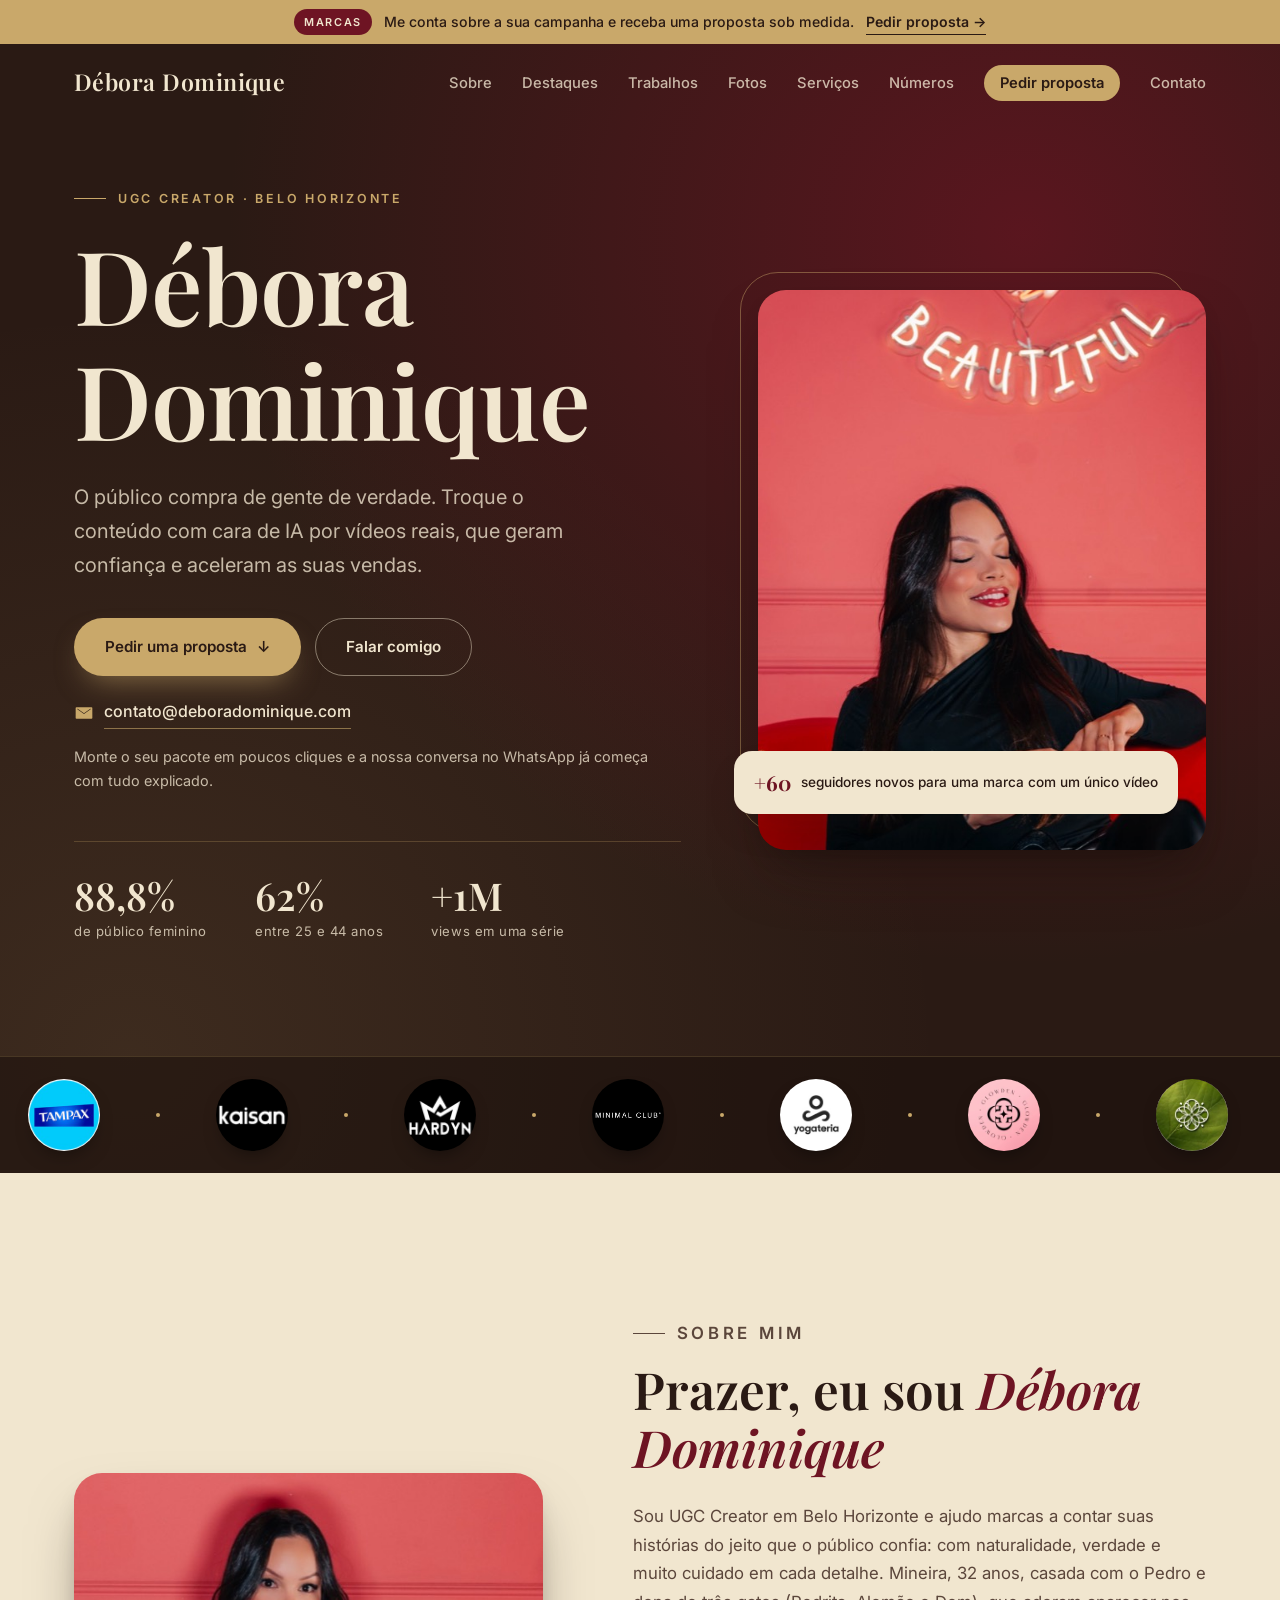
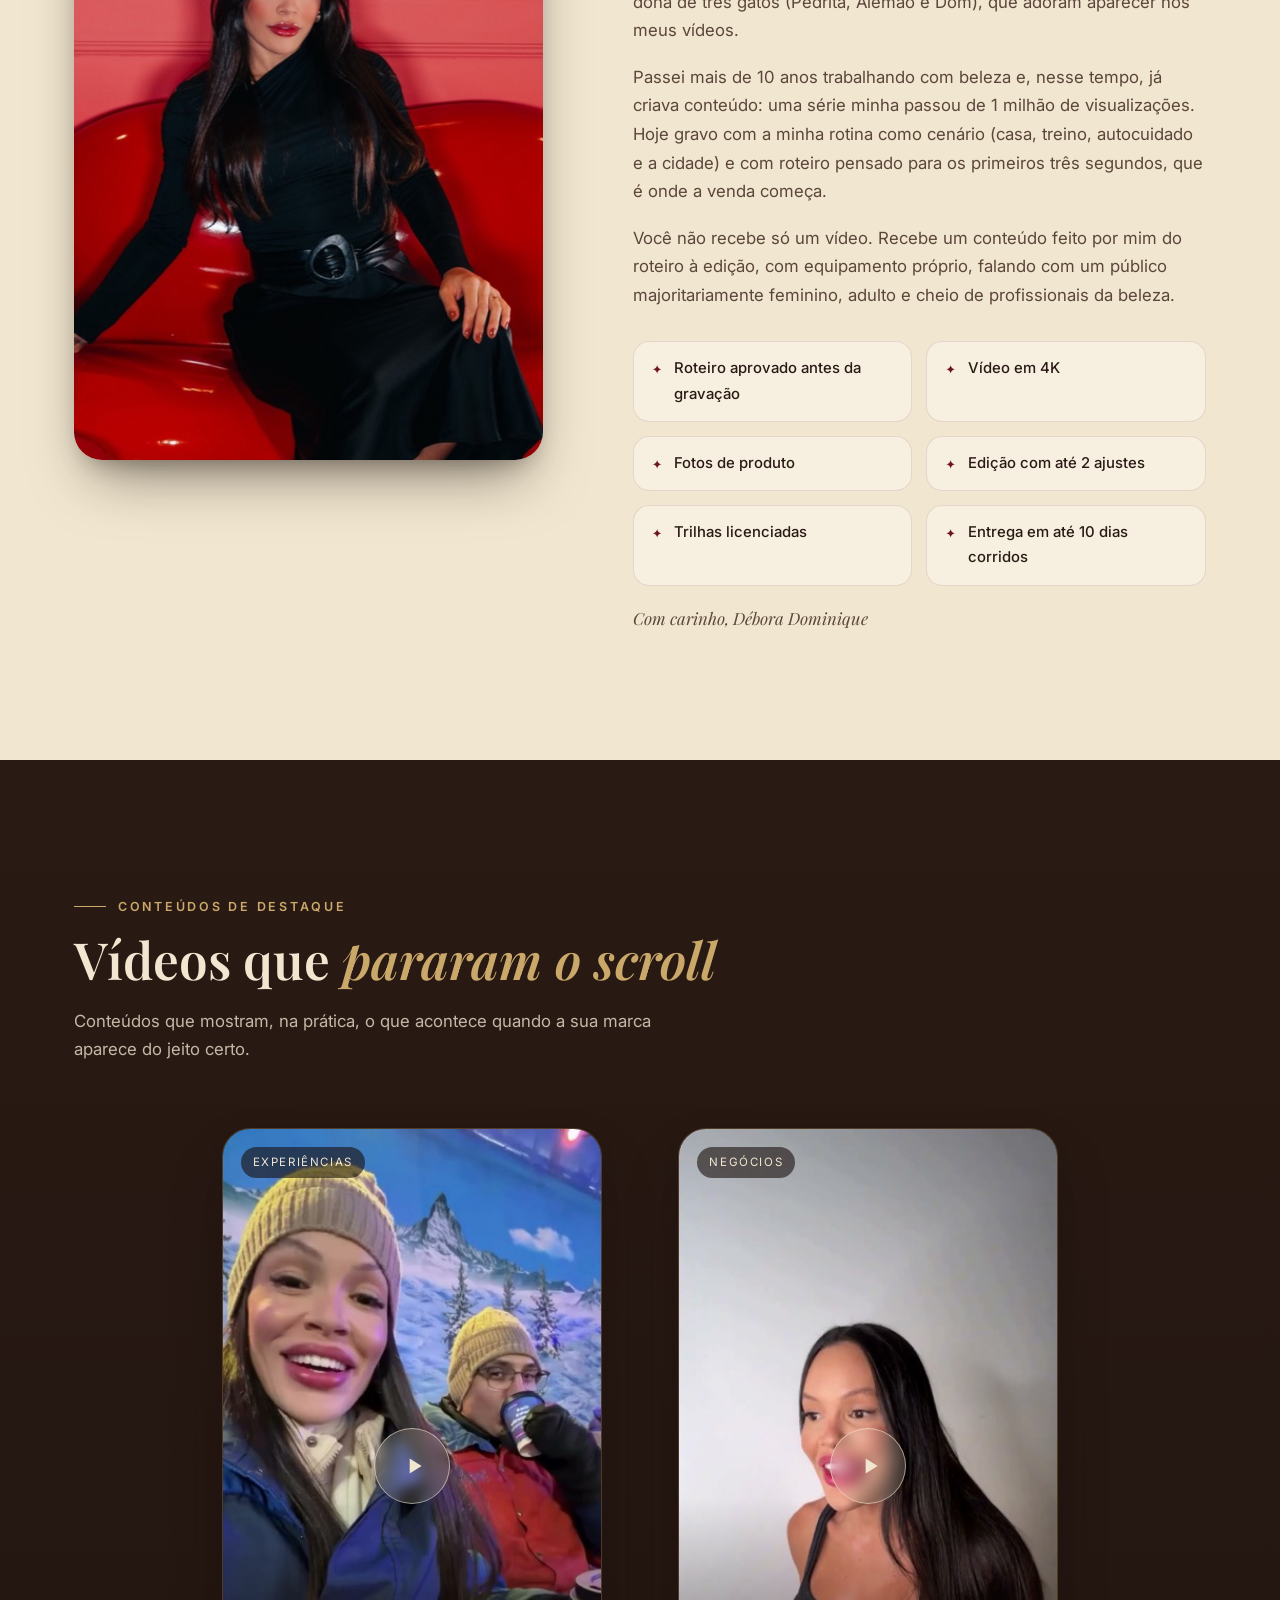
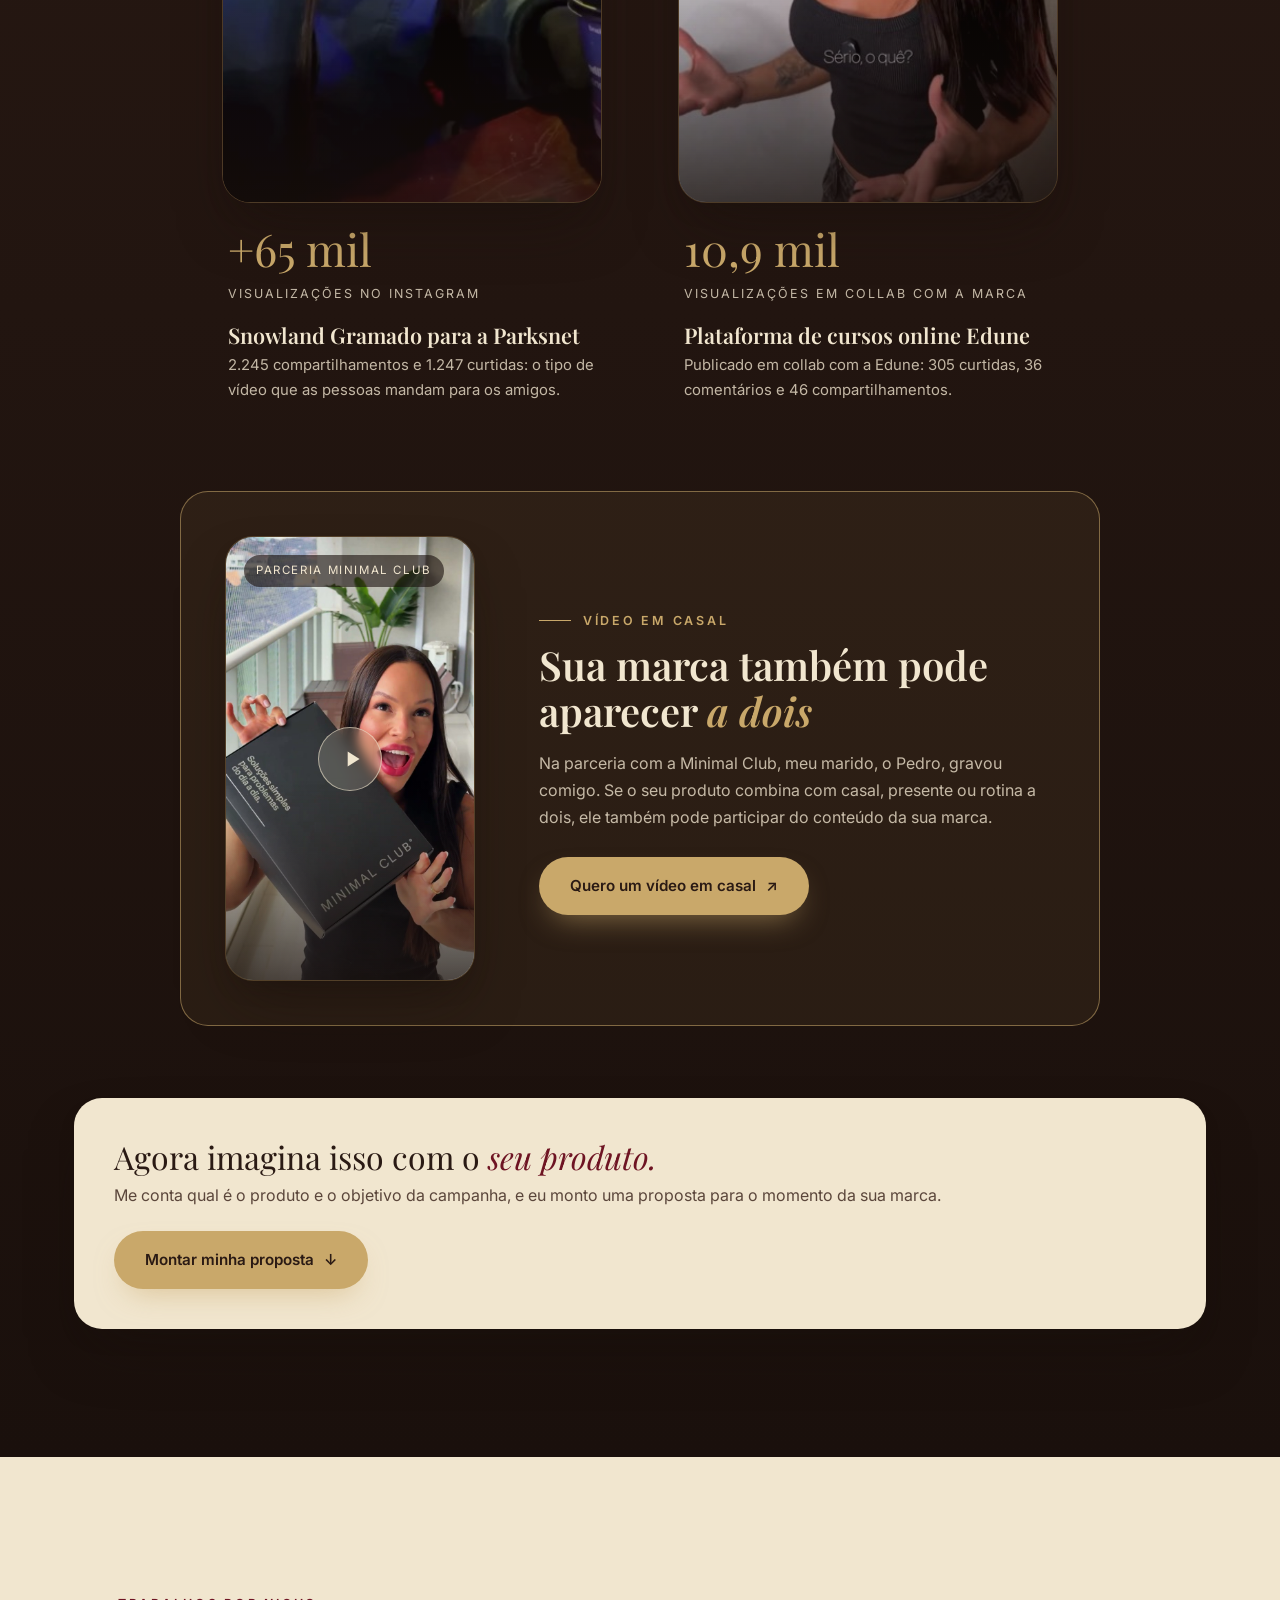
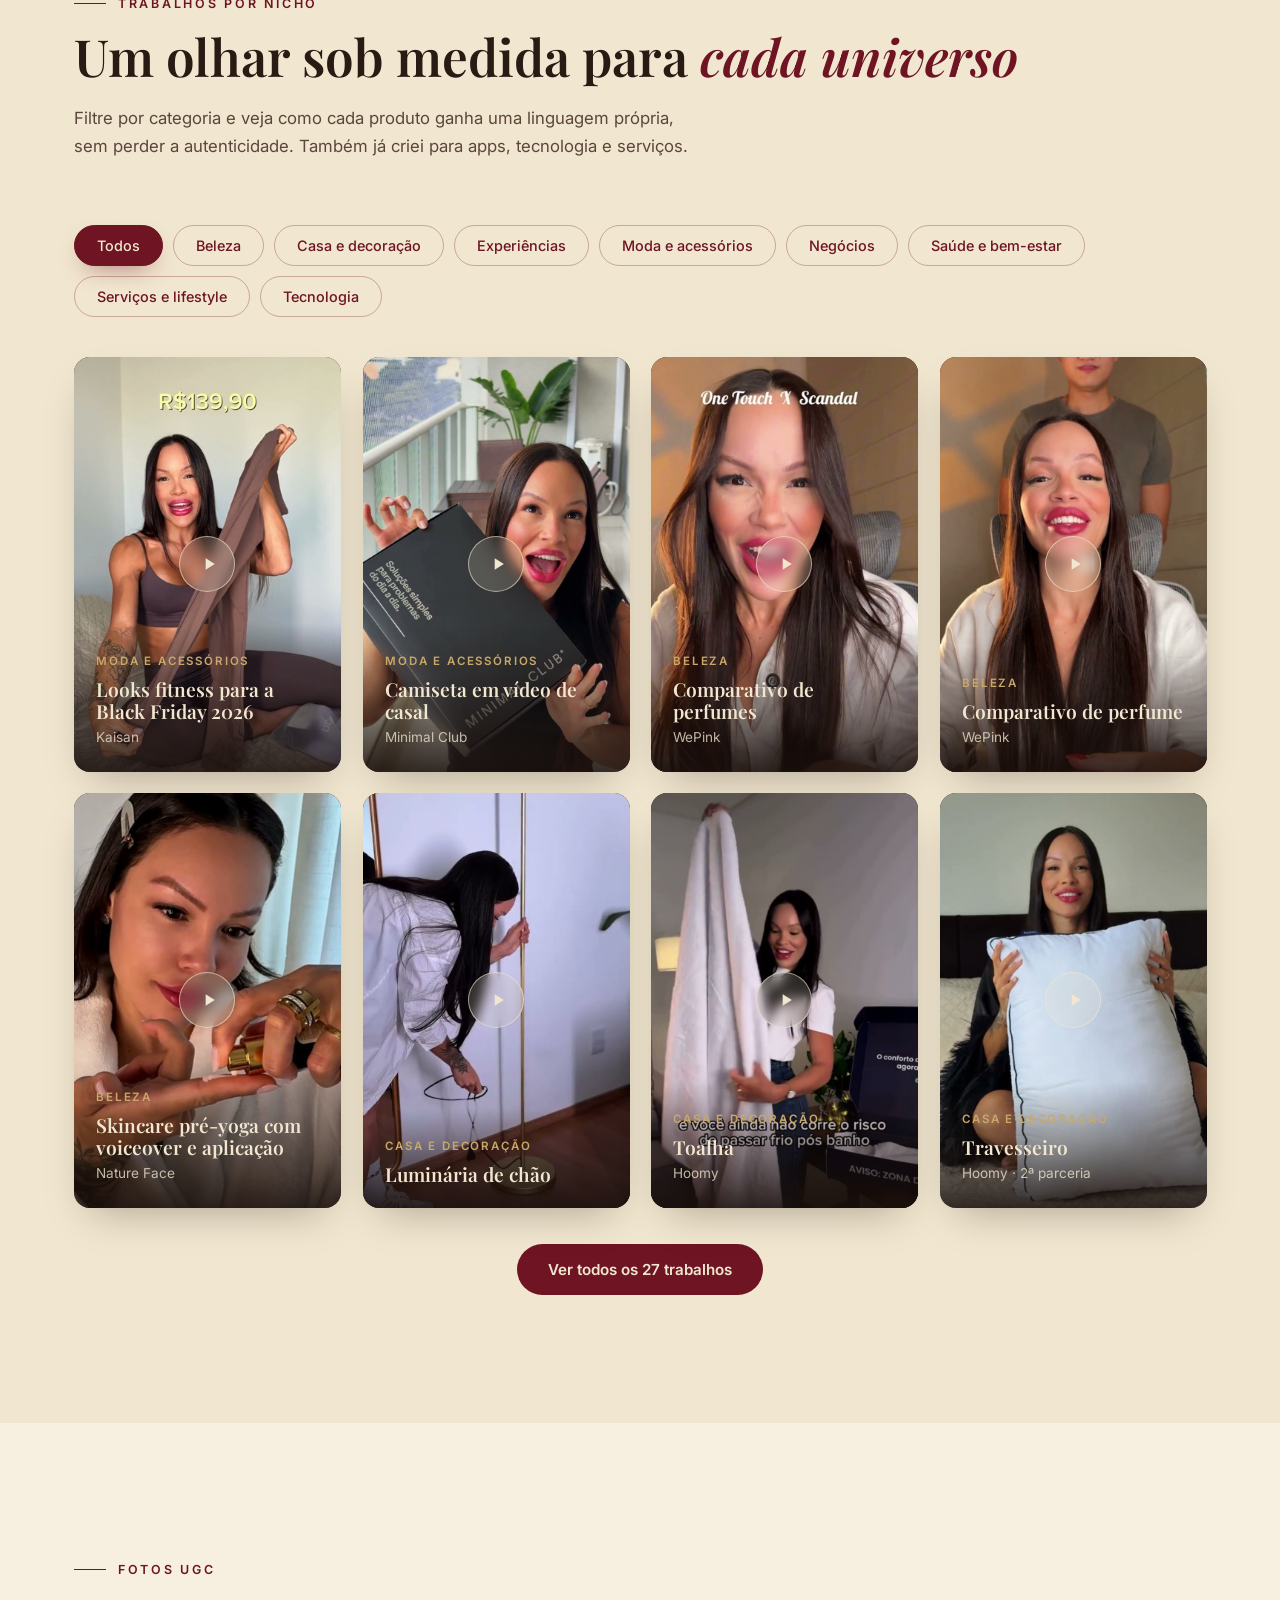
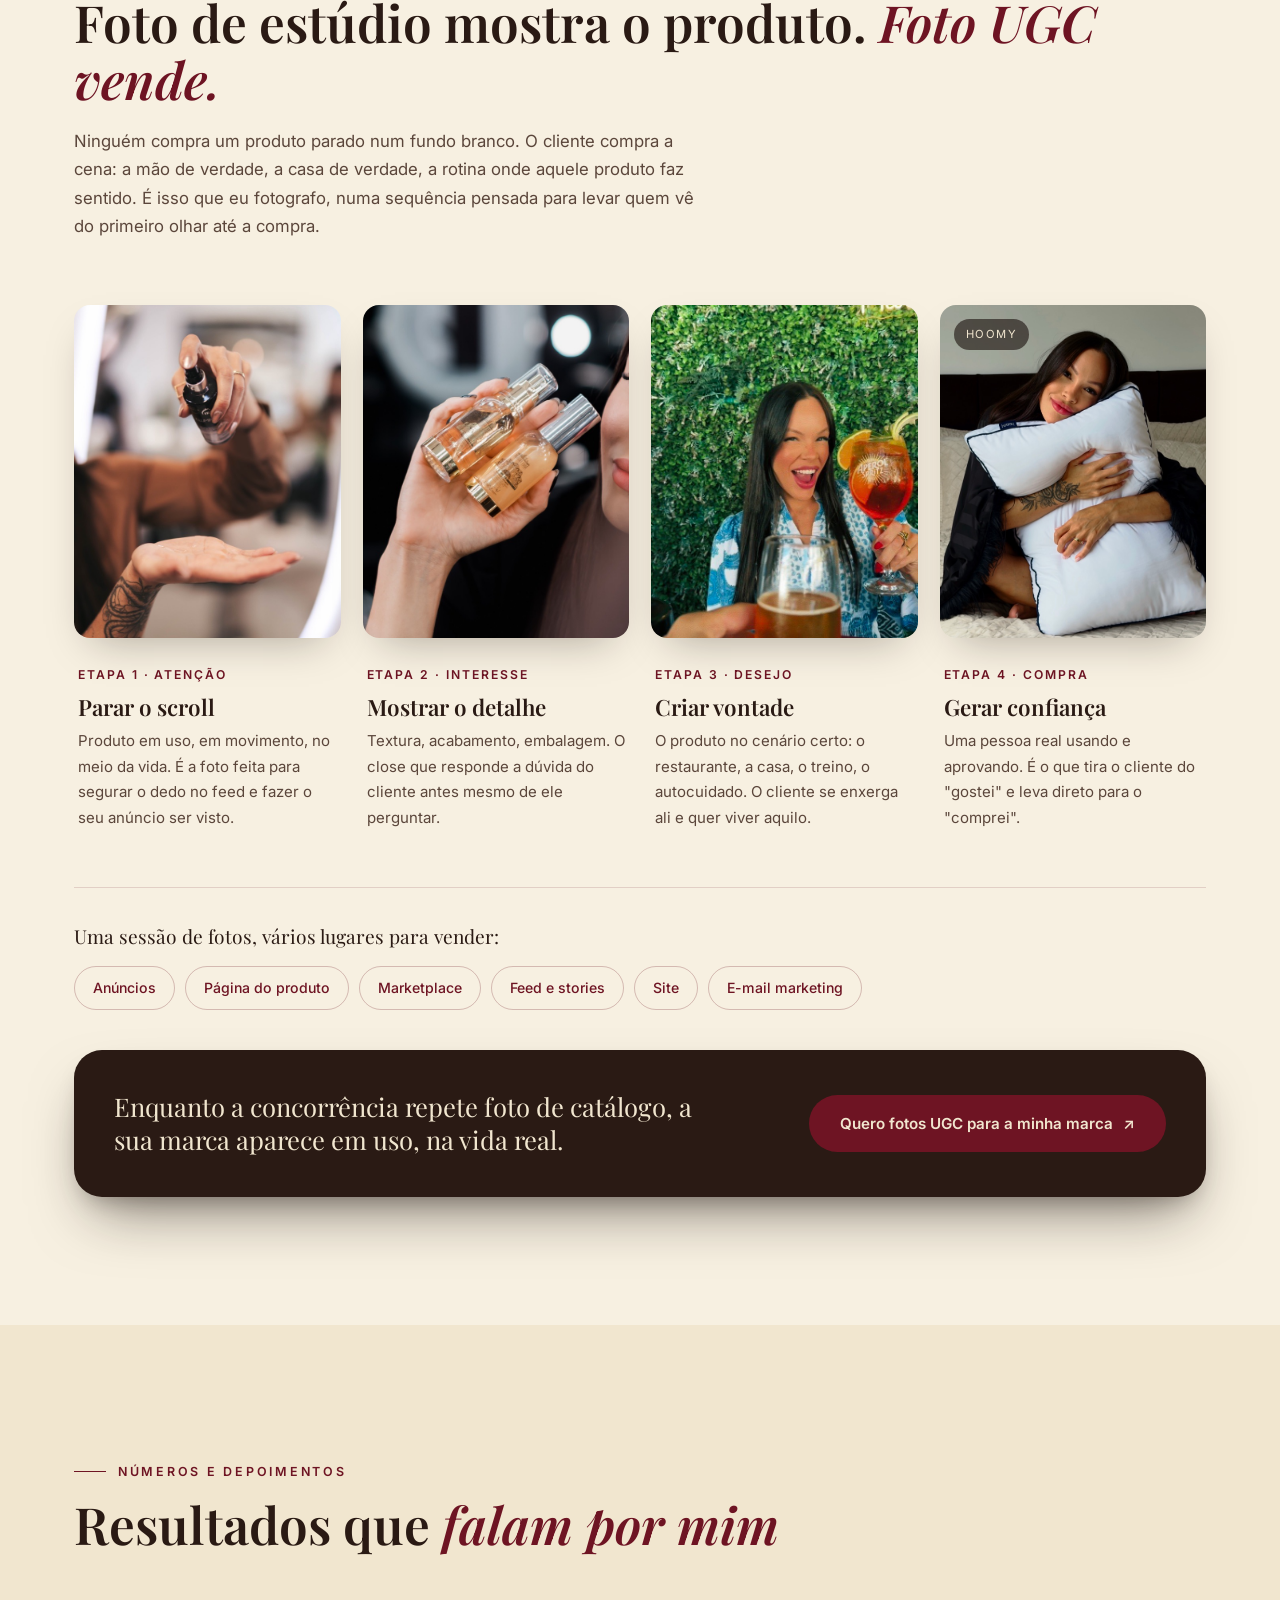
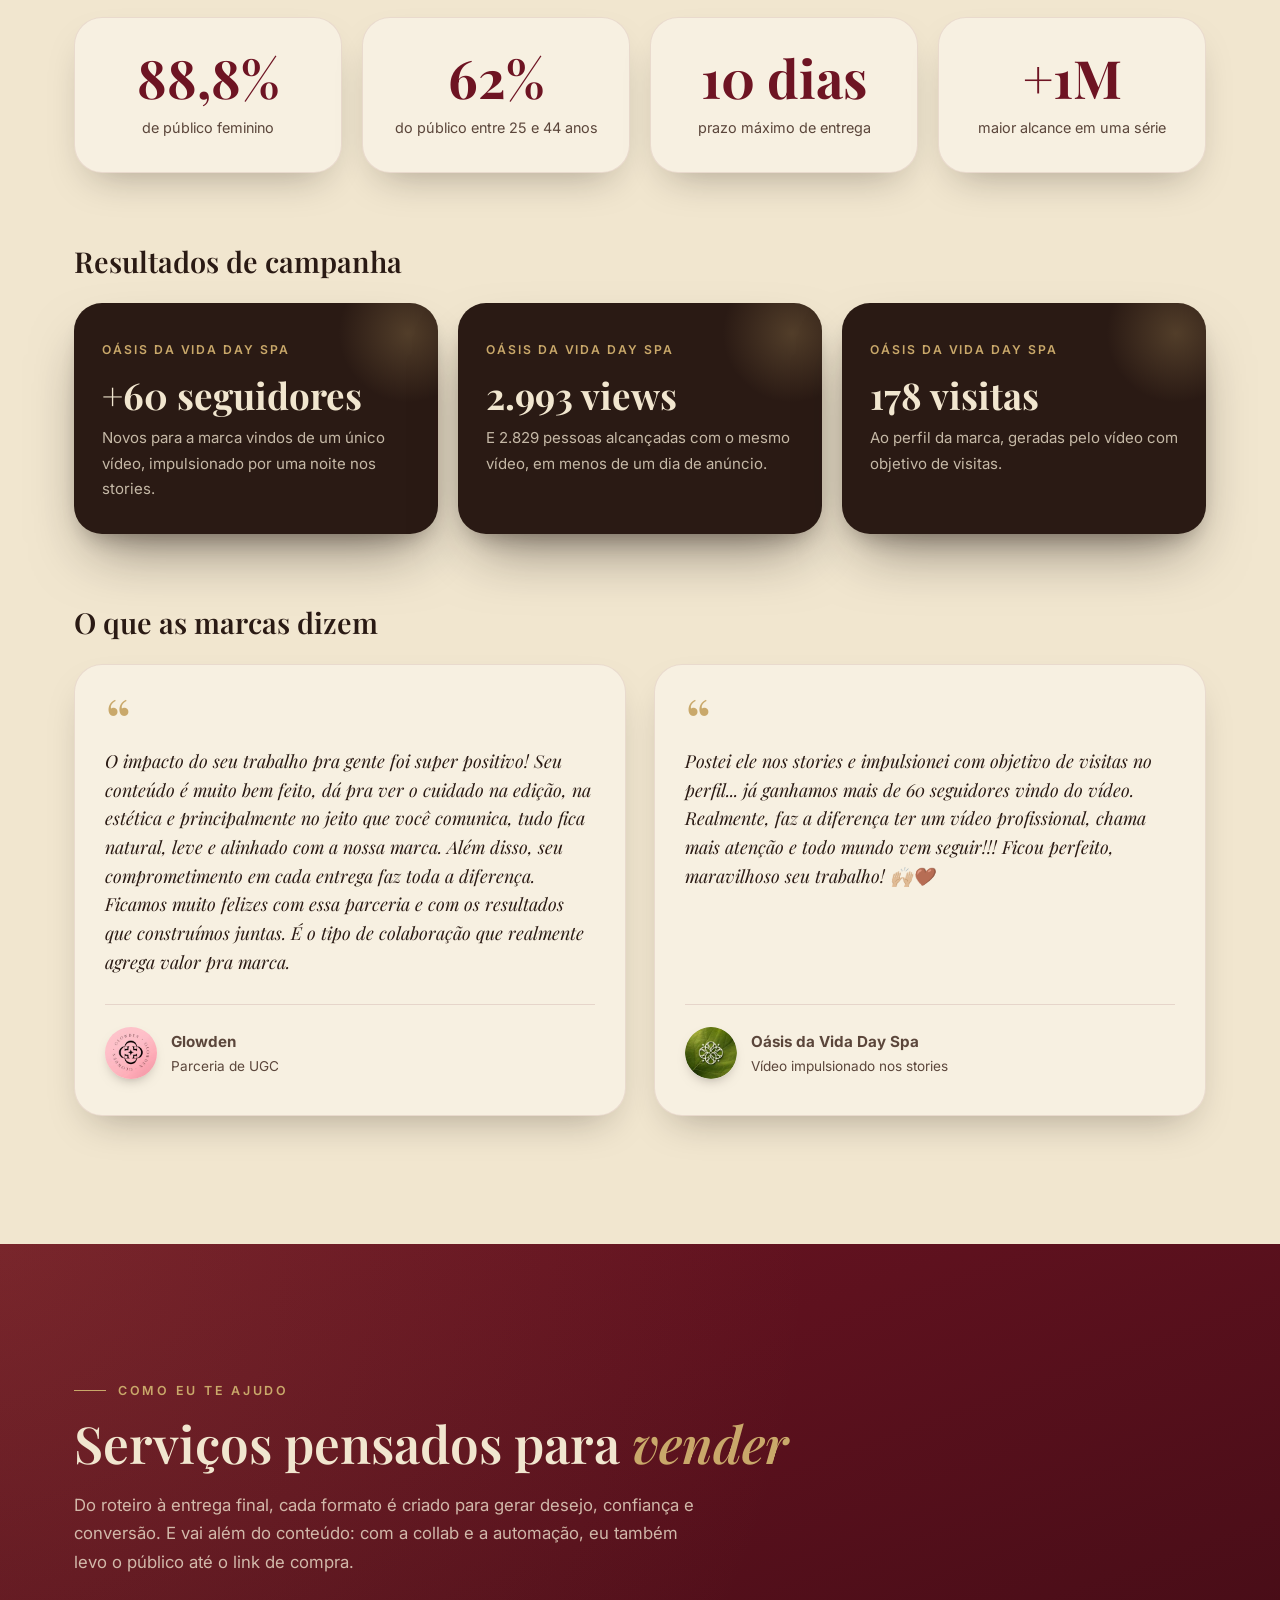
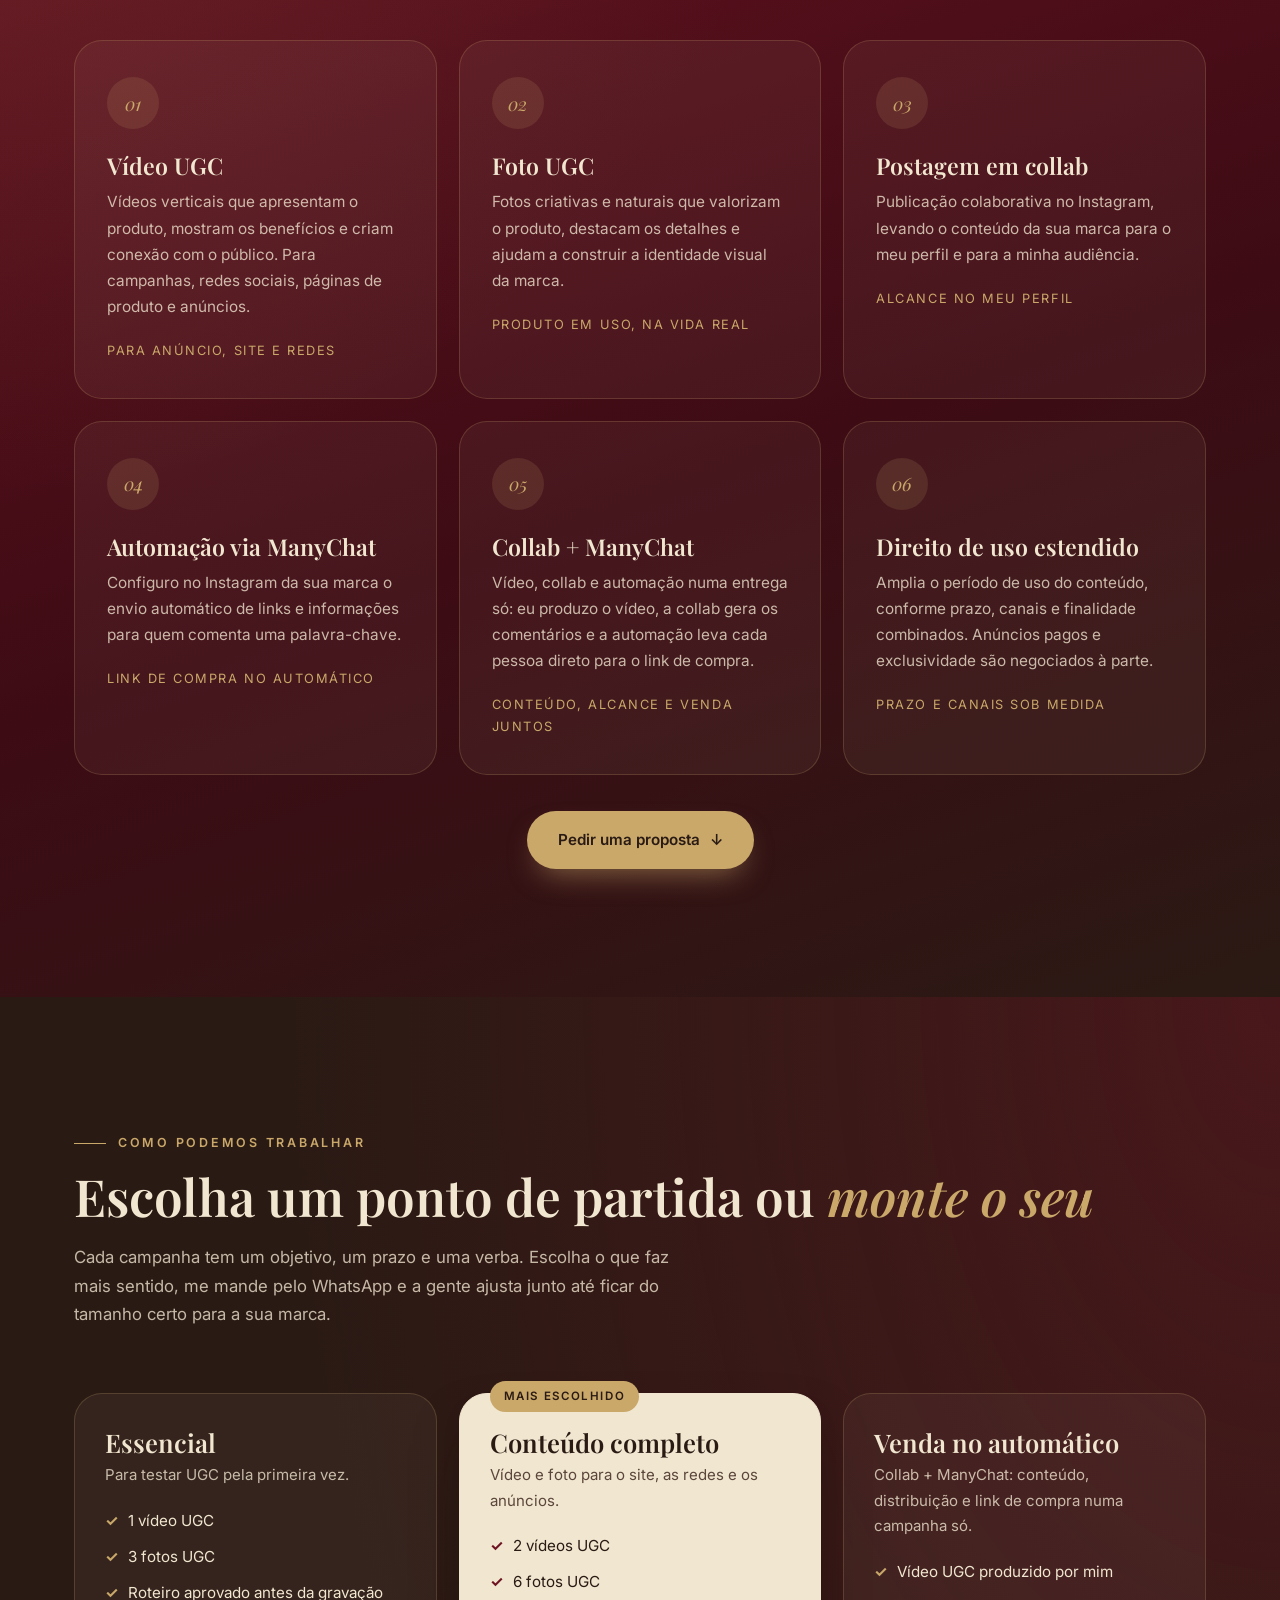
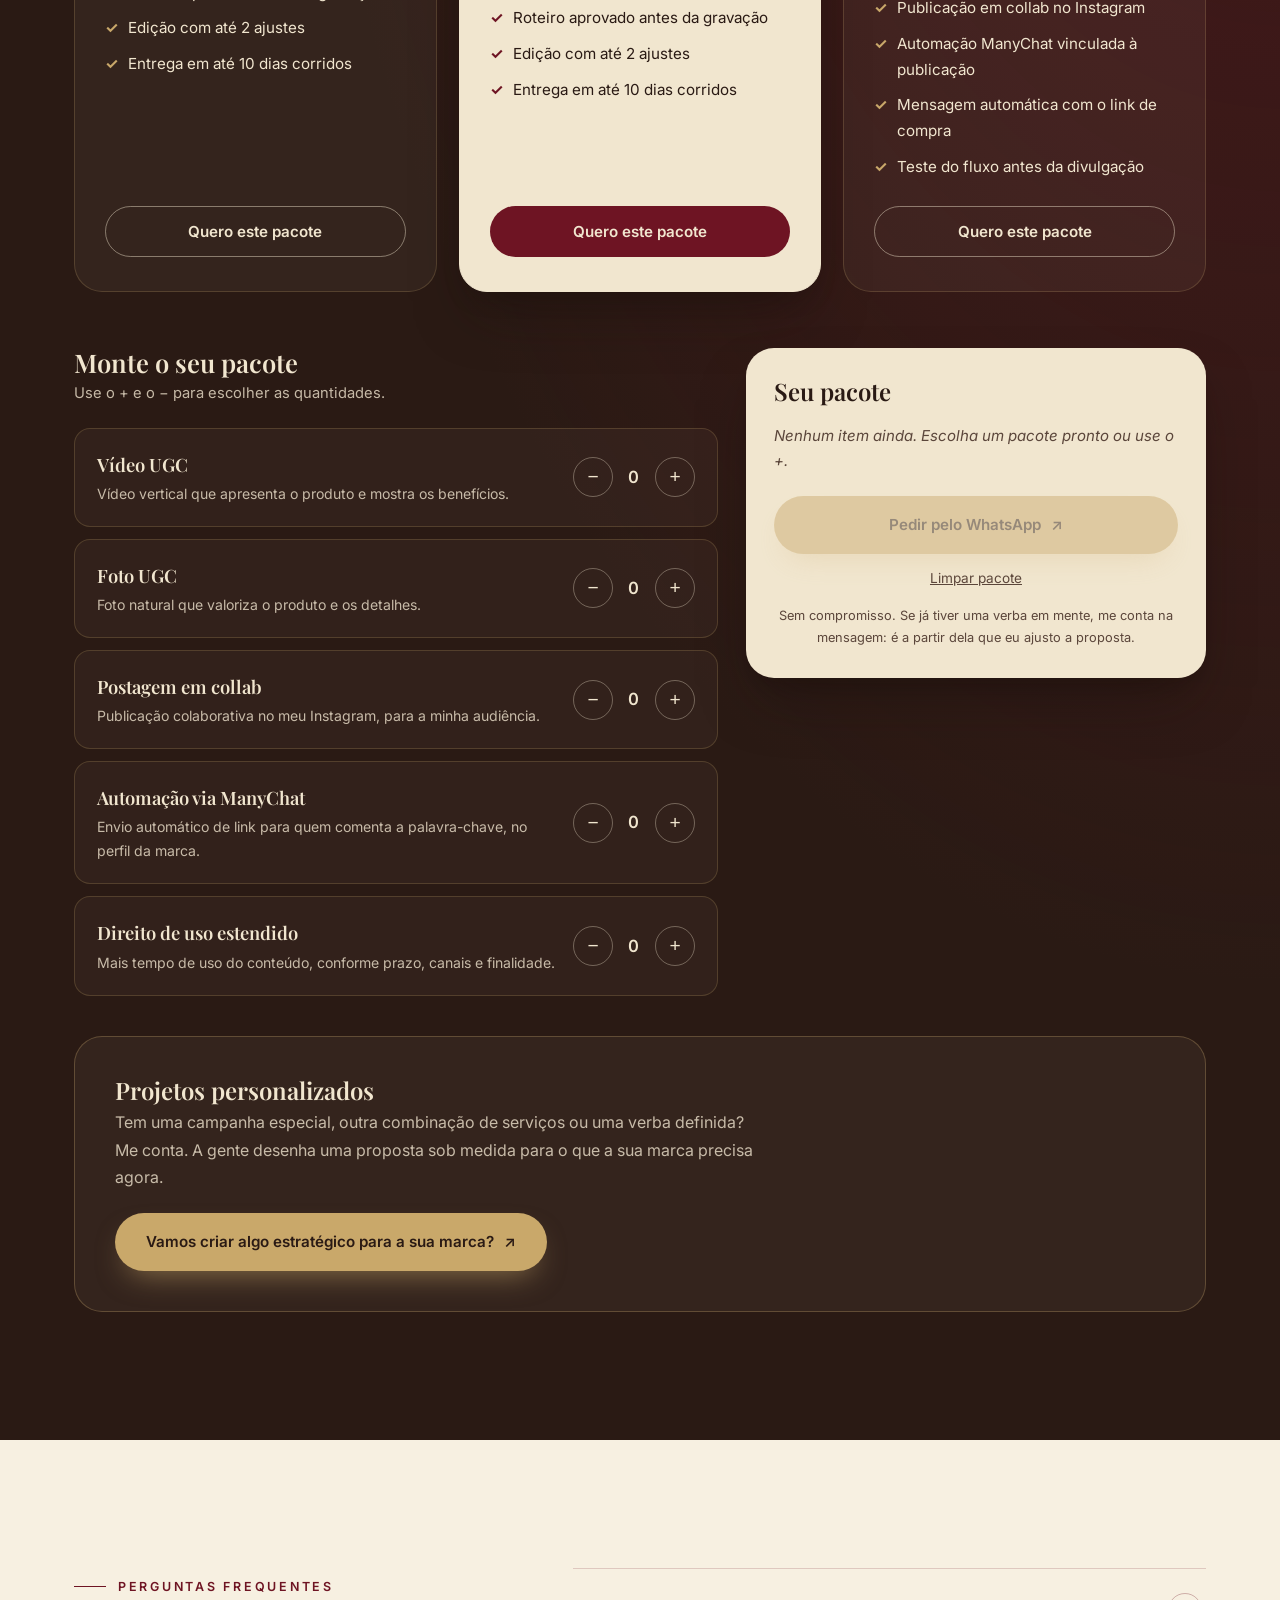
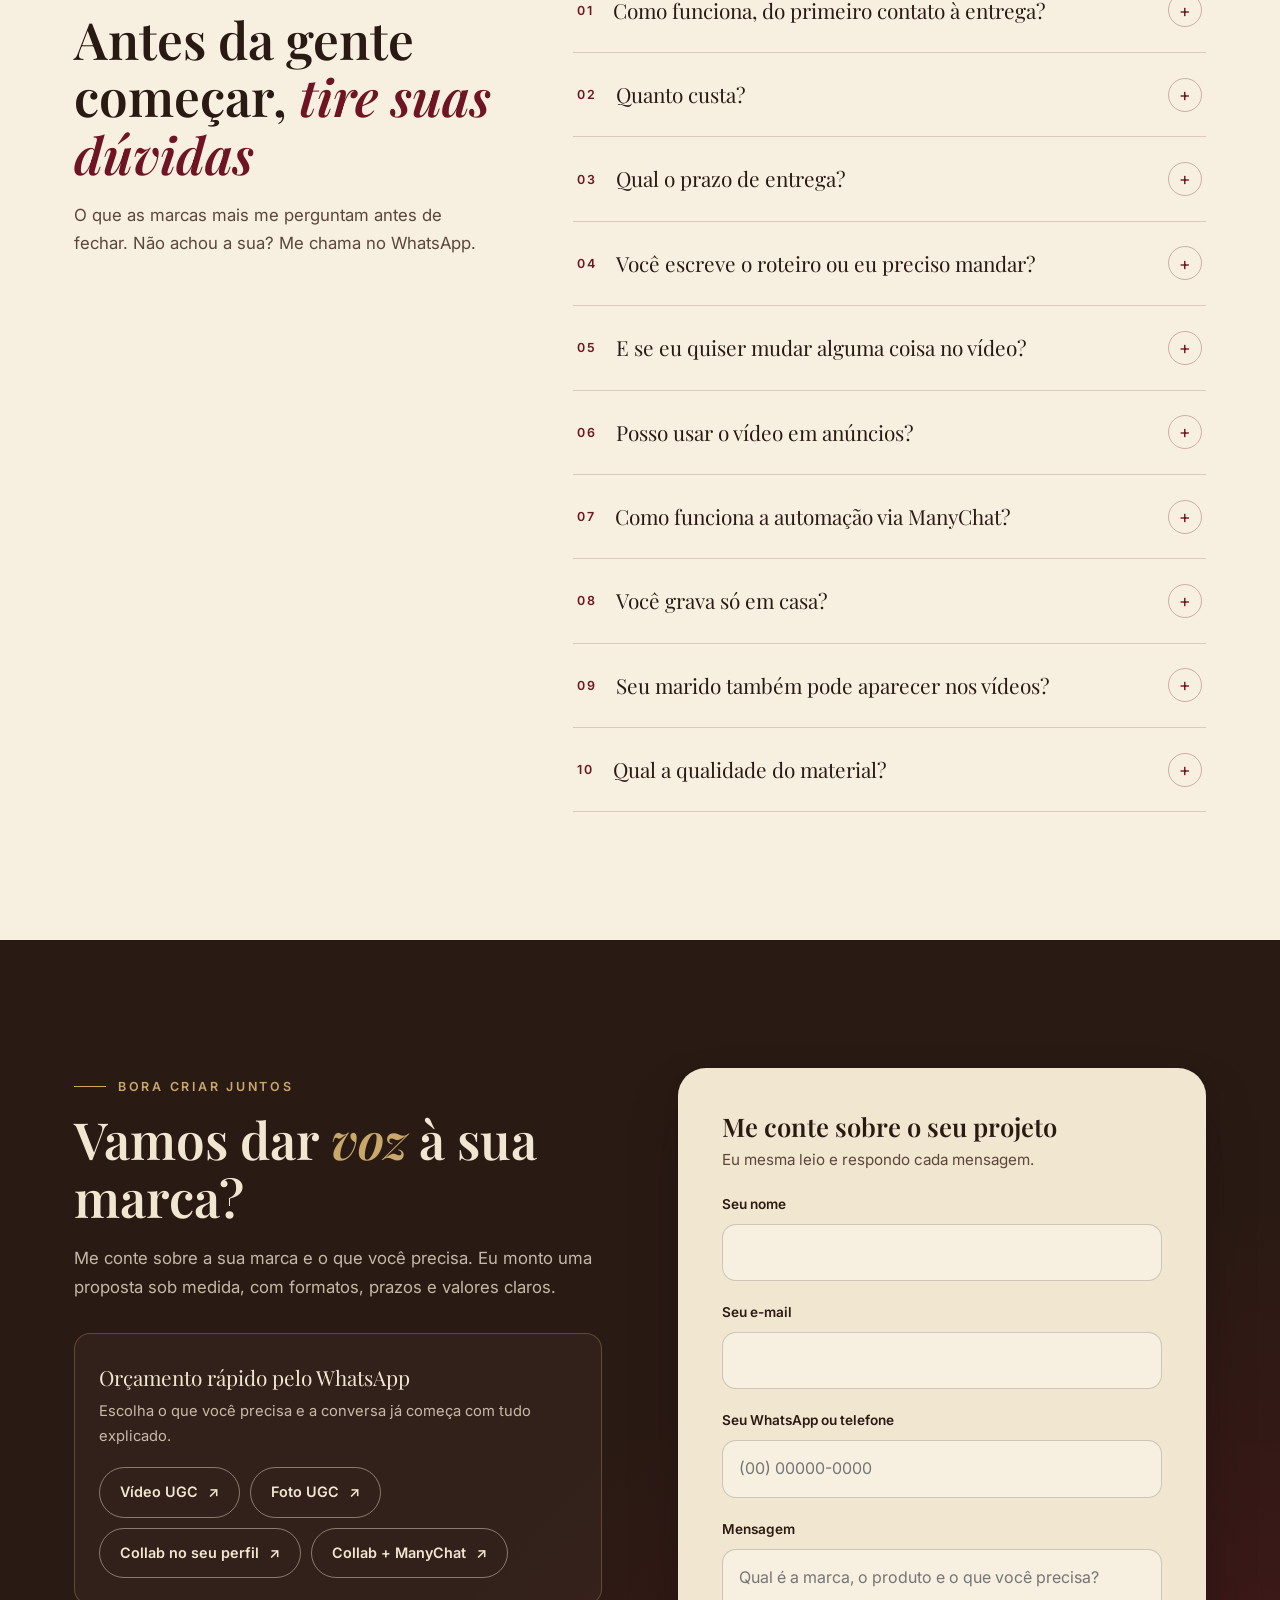
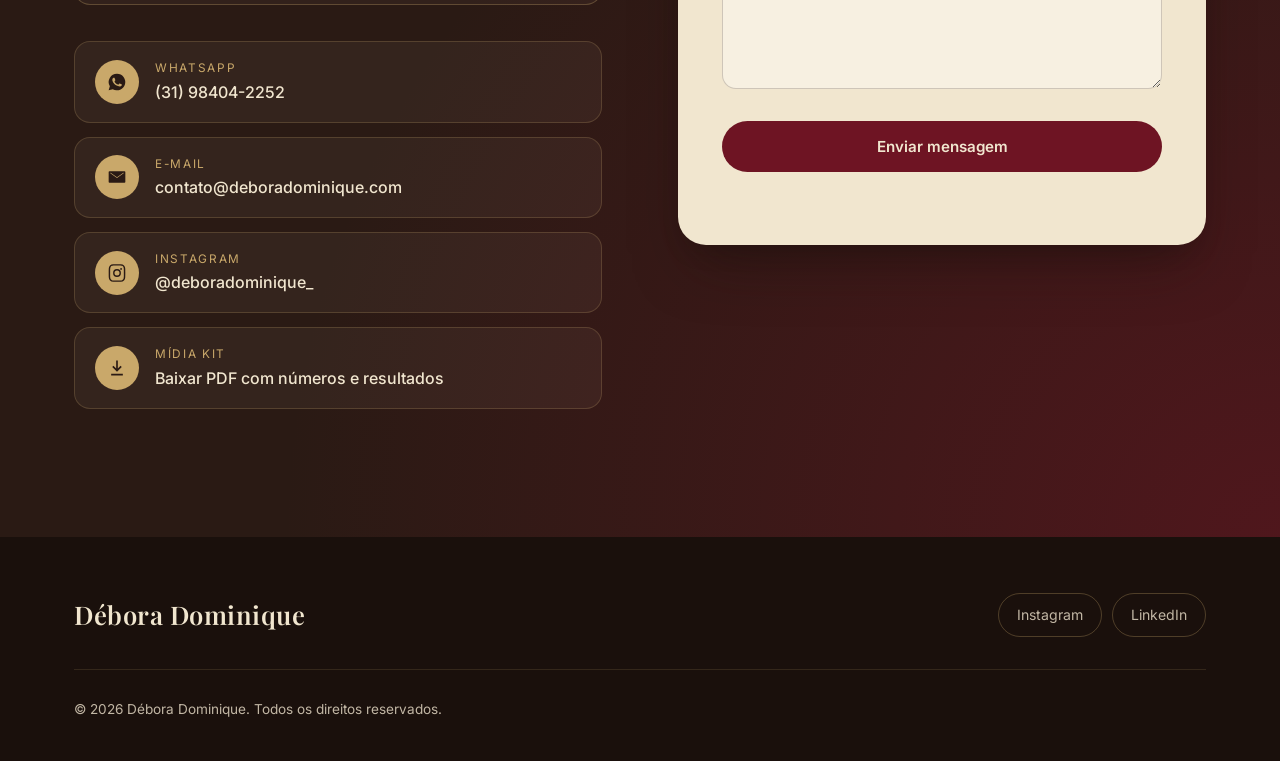
<file: portfolio-antigo.html>
<!doctype html>
<html lang="pt-BR">
<head>
<meta charset="utf-8">
<meta name="robots" content="noindex, nofollow">
<meta name="viewport" content="width=device-width, initial-scale=1">
<title>DÉBORA DOMINIQUE | PORTFÓLIO</title>
<meta name="description" content="Portfólio de UGC da Débora Dominique: vídeos autênticos que vendem, para marcas de beleza, moda fitness, lifestyle e experiências.">
<meta property="og:title" content="Débora Dominique · UGC Creator em Belo Horizonte">
<meta property="og:description" content="Portfólio de UGC da Débora Dominique: vídeos autênticos que vendem, para marcas de beleza, moda fitness, lifestyle e experiências.">
<meta property="og:type" content="website">
<meta property="og:locale" content="pt_BR">
<meta property="og:url" content="https://deboradominique.com/">
<meta property="og:site_name" content="Débora Dominique">
<meta property="og:image" content="https://deboradominique.com/img/og.jpg">
<meta property="og:image:width" content="1200">
<meta property="og:image:height" content="630">
<meta property="og:image:alt" content="Débora Dominique, UGC Creator em Belo Horizonte">
<meta name="twitter:card" content="summary_large_image">
<meta name="twitter:image" content="https://deboradominique.com/img/og.jpg">
<meta name="theme-color" content="#2a1a14">
<link rel="icon" type="image/svg+xml" href="img/icone.svg">
<link rel="apple-touch-icon" href="img/icone-180.png">
<link rel="preconnect" href="https://fonts.googleapis.com">
<link rel="preconnect" href="https://fonts.gstatic.com" crossorigin>
<link href="https://fonts.googleapis.com/css2?family=Inter:wght@300;400;500;600&family=Playfair+Display:ital,wght@0,500;0,600;0,700;1,500;1,600&display=swap" rel="stylesheet">
<!-- Links antigos com #roteiro vão para a página separada -->
<script>if (location.hash === '#roteiro') location.replace('/roteiro');</script>
<style>
  /* =========================================================
     PALETA E MEDIDAS GERAIS
     Para mudar as cores do site inteiro, edite só estas variáveis.
     ========================================================= */
  :root {
    --vinho: #6e1423;
    --vinho-escuro: #3d0b14;
    --creme: #f1e6cf;
    --creme-claro: #f7f0e1;
    --dourado: #c9a86a;
    --marrom: #2a1a14;
    --marrom-profundo: #1a100c;
    --texto-escuro: #2a1a14;
    --texto-suave: #5b463b;
    --texto-claro: #f1e6cf;
    --texto-claro-suave: rgba(241, 230, 207, .78);
    --raio: 28px;
    --raio-pequeno: 16px;
    --sombra: 0 30px 60px -20px rgba(26, 16, 12, .55), 0 12px 24px -12px rgba(26, 16, 12, .35);
    --sombra-leve: 0 18px 40px -18px rgba(26, 16, 12, .35);
    --largura: 1180px;
    --fonte-titulo: "Playfair Display", Georgia, serif;
    --fonte-corpo: "Inter", system-ui, -apple-system, sans-serif;
  }

  *, *::before, *::after { box-sizing: border-box; }
  html { scroll-behavior: smooth; scroll-padding-top: 110px; }
  body {
    margin: 0;
    font-family: var(--fonte-corpo);
    font-size: 1rem;
    line-height: 1.7;
    color: var(--texto-escuro);
    background: var(--creme);
    -webkit-font-smoothing: antialiased;
    overflow-x: hidden;
  }
  img { max-width: 100%; display: block; }
  a { color: inherit; }
  h1, h2, h3 { font-family: var(--fonte-titulo); font-weight: 600; line-height: 1.12; margin: 0; }
  p { margin: 0; }

  :focus-visible { outline: 3px solid var(--dourado); outline-offset: 4px; border-radius: 6px; }

  .pular {
    position: absolute; left: 16px; top: -60px; z-index: 200;
    background: var(--dourado); color: var(--marrom); padding: 10px 18px;
    border-radius: 999px; font-weight: 600; text-decoration: none;
  }
  .pular:focus { top: 16px; }

  .container { width: 100%; max-width: var(--largura); margin: 0 auto; padding: 0 24px; }

  section { padding: clamp(72px, 10vw, 128px) 0; position: relative; }

  .sobretitulo {
    display: inline-flex; align-items: center; gap: 12px;
    font-size: .78rem; letter-spacing: .22em; text-transform: uppercase; font-weight: 600;
    color: var(--vinho);
  }
  .sobretitulo::before { content: ""; width: 32px; height: 1px; background: currentColor; }
  .escuro .sobretitulo { color: var(--dourado); }

  .titulo-secao { font-size: clamp(2rem, 4.6vw, 3.2rem); margin-top: 14px; }
  .titulo-secao em { font-style: italic; color: var(--vinho); }
  .escuro .titulo-secao em { color: var(--dourado); }
  .intro-secao { max-width: 620px; margin-top: 18px; color: var(--texto-suave); font-size: 1.05rem; }
  .escuro .intro-secao { color: var(--texto-claro-suave); }
  .cabecalho-secao { margin-bottom: clamp(40px, 6vw, 64px); }

  .escuro { background: var(--marrom); color: var(--texto-claro); }

  /* Botões */
  .botao {
    display: inline-flex; align-items: center; justify-content: center; gap: 10px;
    padding: 15px 30px; border-radius: 999px; font-weight: 600; font-size: .95rem;
    text-decoration: none; border: 1px solid transparent; cursor: pointer;
    font-family: var(--fonte-corpo);
    transition: transform .3s ease, box-shadow .3s ease, background .3s ease, color .3s ease;
  }
  .botao:hover { transform: translateY(-2px); }
  .botao-dourado { background: var(--dourado); color: var(--marrom); box-shadow: 0 14px 30px -12px rgba(201, 168, 106, .6); }
  .botao-dourado:hover { background: #d8bb84; }
  .botao-contorno { border-color: rgba(241, 230, 207, .45); color: var(--creme); background: transparent; }
  .botao-contorno:hover { border-color: var(--dourado); color: var(--dourado); }
  .botao-vinho { background: var(--vinho); color: var(--creme); }
  .botao-vinho:hover { background: #821a2c; }

  /* Blocos em gradiente que simulam fotos e vídeos */
  .placeholder { position: relative; overflow: hidden; }
  .placeholder::after {
    content: ""; position: absolute; inset: 0;
    background:
      radial-gradient(circle at 25% 20%, rgba(255, 255, 255, .18), transparent 45%),
      repeating-linear-gradient(135deg, rgba(255, 255, 255, .03) 0 2px, transparent 2px 12px);
    pointer-events: none;
  }

  /* =========================================================
     MENU
     ========================================================= */
  .topo {
    position: fixed; inset: 0 0 auto 0; z-index: 100;
    transition: background .4s ease, box-shadow .4s ease;
  }
  .topo.rolado {
    background: rgba(26, 16, 12, .92);
    backdrop-filter: blur(12px); -webkit-backdrop-filter: blur(12px);
    box-shadow: 0 10px 30px -15px rgba(0, 0, 0, .6);
  }
  .topo .container { display: flex; align-items: center; justify-content: space-between; gap: 24px; padding-top: 18px; padding-bottom: 18px; transition: padding .4s ease; }
  .topo.rolado .container { padding-top: 10px; padding-bottom: 10px; }

  /* Faixa de aviso dos pacotes (topo da página) */
  .aviso-pacotes {
    display: flex; align-items: center; justify-content: center; gap: 12px; flex-wrap: nowrap;
    background: var(--dourado); color: var(--marrom); text-decoration: none; font-size: .88rem; font-weight: 500;
    padding: 9px 16px; overflow: hidden; max-height: 60px; transition: max-height .4s ease, padding .4s ease, background .3s ease;
  }
  .aviso-pacotes:hover { background: #d8bb84; }
  .aviso-pacotes:focus-visible { outline-offset: -4px; }
  .aviso-tag { background: var(--vinho); color: var(--creme); font-size: .68rem; font-weight: 600; letter-spacing: .14em; text-transform: uppercase; padding: 4px 10px; border-radius: 999px; flex-shrink: 0; }
  .aviso-link { font-weight: 600; white-space: nowrap; border-bottom: 1px solid currentColor; }
  .aviso-curto { display: none; }
  .topo.nos-pacotes .aviso-pacotes { max-height: 0; padding-top: 0; padding-bottom: 0; }
  @media (max-width: 640px) {
    .aviso-longo { display: none; }
    .aviso-curto { display: inline; white-space: nowrap; overflow: hidden; text-overflow: ellipsis; }
    .aviso-link { display: none; }
    .aviso-pacotes { font-size: .82rem; gap: 10px; }
  }
  .logo {
    font-family: var(--fonte-titulo); font-size: 1.45rem; font-weight: 600; color: var(--creme);
    text-decoration: none; letter-spacing: .02em; white-space: nowrap;
  }
  .logo span { color: var(--dourado); font-style: italic; }
  .menu ul { list-style: none; display: flex; gap: 30px; margin: 0; padding: 0; }
  .menu a {
    color: var(--texto-claro-suave); text-decoration: none; font-size: .92rem; font-weight: 500;
    position: relative; padding: 6px 0; transition: color .3s;
  }
  .menu a::after {
    content: ""; position: absolute; left: 0; bottom: 0; height: 1px; width: 100%;
    background: var(--dourado); transform: scaleX(0); transform-origin: left; transition: transform .35s ease;
  }
  .menu a:hover, .menu a:focus-visible { color: var(--creme); }
  .menu a:hover::after { transform: scaleX(1); }
  .botao-menu {
    display: none; width: 48px; height: 48px; border-radius: 50%;
    background: rgba(241, 230, 207, .08); border: 1px solid rgba(241, 230, 207, .25);
    cursor: pointer; position: relative;
  }
  .botao-menu span {
    position: absolute; left: 14px; right: 14px; height: 2px; background: var(--creme);
    border-radius: 2px; transition: transform .3s ease, opacity .3s ease;
  }
  .botao-menu span:nth-child(1) { top: 17px; }
  .botao-menu span:nth-child(2) { top: 23px; }
  .botao-menu span:nth-child(3) { top: 29px; }
  .botao-menu[aria-expanded="true"] span:nth-child(1) { transform: translateY(6px) rotate(45deg); }
  .botao-menu[aria-expanded="true"] span:nth-child(2) { opacity: 0; }
  .botao-menu[aria-expanded="true"] span:nth-child(3) { transform: translateY(-6px) rotate(-45deg); }

  @media (max-width: 1120px) {
    .botao-menu { display: block; }
    .menu {
      position: absolute; top: 100%; left: 16px; right: 16px;
      background: var(--marrom-profundo); border: 1px solid rgba(201, 168, 106, .25);
      border-radius: var(--raio-pequeno); box-shadow: var(--sombra);
      padding: 12px; margin-top: 8px;
      opacity: 0; visibility: hidden; transform: translateY(-10px);
      transition: opacity .3s ease, transform .3s ease, visibility .3s;
    }
    .menu.aberto { opacity: 1; visibility: visible; transform: none; }
    .menu ul { flex-direction: column; gap: 0; }
    .menu a { display: block; padding: 14px 16px; font-size: 1.05rem; border-radius: 10px; }
    .menu a::after { display: none; }
    .menu a:hover { background: rgba(241, 230, 207, .06); }
  }

  /* Chamadas para os pacotes */
  [data-pacotes][hidden] { display: none !important; }
  .capa-apoio { color: var(--texto-claro-suave); font-size: .9rem; margin-top: 16px; }
  .capa-email {
    display: flex; width: fit-content; max-width: 100%; align-items: center; gap: 10px; margin-top: 22px;
    color: var(--creme); text-decoration: none; font-weight: 500; font-size: 1rem;
  }
  .capa-email svg { width: 20px; height: 20px; fill: var(--dourado); flex-shrink: 0; }
  .capa-email span {
    overflow-wrap: anywhere; padding-bottom: 2px;
    border-bottom: 1px solid rgba(201, 168, 106, .6); transition: color .2s ease, border-color .2s ease;
  }
  .capa-email:hover span { color: var(--dourado); border-color: var(--dourado); }
  .menu .menu-destaque { color: var(--marrom); background: var(--dourado); padding: 9px 16px; border-radius: 999px; font-weight: 600; }
  .menu .menu-destaque::after { display: none; }
  .menu .menu-destaque:hover { color: var(--marrom); background: #d8bb84; }
  .cta-faixa {
    margin-top: clamp(48px, 7vw, 72px); padding: clamp(26px, 4vw, 40px); border-radius: var(--raio);
    background: var(--creme); color: var(--texto-escuro); display: flex; flex-wrap: wrap; align-items: center; justify-content: space-between; gap: 22px; box-shadow: var(--sombra);
  }
  .cta-faixa-titulo { font-family: var(--fonte-titulo); font-size: clamp(1.4rem, 3vw, 2rem); line-height: 1.2; }
  .cta-faixa-titulo em { color: var(--vinho); }
  .cta-faixa-texto { color: var(--texto-suave); margin-top: 6px; }
  @media (max-width: 560px) { .cta-faixa .botao { width: 100%; } }
  @media (max-width: 1120px) { .menu .menu-destaque { display: inline-block; margin: 6px 16px; } }
  .menu a { white-space: nowrap; }

  /* =========================================================
     1. CAPA
     ========================================================= */
  .capa {
    background:
      radial-gradient(ellipse at 80% 20%, rgba(110, 20, 35, .7), transparent 55%),
      radial-gradient(ellipse at 10% 90%, rgba(201, 168, 106, .12), transparent 50%),
      var(--marrom);
    color: var(--texto-claro);
    padding: 180px 0 0;
    overflow: hidden;
  }
  .capa-grade {
    display: grid; grid-template-columns: 1.15fr .85fr; gap: clamp(32px, 6vw, 80px); align-items: center;
    padding-bottom: clamp(56px, 8vw, 96px);
  }
  .capa .profissao { color: var(--dourado); }
  .capa h1 {
    font-size: clamp(3rem, 8.5vw, 6.4rem); font-weight: 600; margin-top: 18px; letter-spacing: -.01em;
  }
  .capa .frase {
    font-size: clamp(1.08rem, 1.8vw, 1.25rem); color: var(--texto-claro-suave);
    margin-top: 24px; max-width: 540px;
  }
  .capa .botoes { display: flex; flex-wrap: wrap; gap: 14px; margin-top: 36px; }
  .numeros-capa {
    display: grid; grid-template-columns: repeat(3, auto); justify-content: start; gap: clamp(24px, 4vw, 48px);
    margin-top: 48px; padding-top: 32px; border-top: 1px solid rgba(201, 168, 106, .25);
  }
  .numeros-capa strong { display: block; font-family: var(--fonte-titulo); font-size: clamp(1.8rem, 3.4vw, 2.4rem); color: var(--creme); font-weight: 600; line-height: 1.1; }
  .numeros-capa span { font-size: .82rem; color: var(--texto-claro-suave); letter-spacing: .04em; }
  .foto-capa-moldura { position: relative; }
  .foto-capa-moldura::before {
    content: ""; position: absolute; inset: -18px 18px 18px -18px;
    border: 1px solid rgba(201, 168, 106, .45); border-radius: calc(var(--raio) + 10px);
  }
  .foto-capa {
    position: relative; width: 100%; aspect-ratio: 4 / 5; border-radius: var(--raio);
    box-shadow: var(--sombra); object-fit: cover; object-position: 50% 15%;
  }
  .selo {
    position: absolute; left: -24px; bottom: 36px; z-index: 2;
    background: var(--creme); color: var(--marrom); padding: 14px 20px; border-radius: 18px;
    box-shadow: var(--sombra-leve); font-size: .85rem; font-weight: 500; display: flex; align-items: center; gap: 10px;
  }
  .selo b { font-family: var(--fonte-titulo); color: var(--vinho); font-size: 1.3rem; }

  .faixa-marcas {
    border-top: 1px solid rgba(201, 168, 106, .2); background: rgba(26, 16, 12, .55);
    padding: 22px 0; overflow: hidden; position: relative;
  }
  .faixa-marcas .rotulo-faixa { position: absolute; width: 1px; height: 1px; overflow: hidden; clip: rect(0 0 0 0); }
  .trilho { display: flex; width: max-content; animation: deslizar 38s linear infinite; }
  .faixa-marcas:hover .trilho { animation-play-state: paused; }
  .trilho ul { display: flex; gap: 56px; list-style: none; margin: 0; padding: 0 28px; }
  .trilho li {
    font-family: var(--fonte-titulo); font-style: italic; font-size: 1.25rem; color: var(--texto-claro-suave);
    white-space: nowrap; display: flex; align-items: center; gap: 56px;
  }
  .trilho li::after { content: ""; width: 4px; height: 4px; border-radius: 50%; background: var(--dourado); flex-shrink: 0; }
  .logo-marca { width: 72px; height: 72px; border-radius: 50%; object-fit: cover; box-shadow: 0 10px 22px -12px rgba(0, 0, 0, .7); }
  @keyframes deslizar { to { transform: translateX(-50%); } }

  @media (max-width: 900px) {
    .capa { padding-top: 150px; }
    .capa-grade { grid-template-columns: 1fr; }
    .foto-capa-moldura { max-width: 440px; width: 100%; margin: 0 auto; }
    .selo { left: 12px; }
  }
  @media (max-width: 520px) {
    .numeros-capa { grid-template-columns: repeat(3, 1fr); gap: 16px; }
    .capa .botoes .botao { flex: 1 1 100%; }
    .foto-capa-moldura::before { inset: -10px 10px 10px -10px; }
  }

  /* =========================================================
     2. SOBRE
     ========================================================= */
  .sobre-grade { display: grid; grid-template-columns: .9fr 1.1fr; gap: clamp(36px, 7vw, 96px); align-items: center; }
  .foto-sobre { width: 100%; aspect-ratio: 4 / 5; border-radius: var(--raio); box-shadow: var(--sombra); object-fit: cover; object-position: 50% 20%; }
  .sobre-texto p { color: var(--texto-suave); margin-top: 18px; font-size: 1.05rem; }
  .sobre-texto .titulo-secao + p { margin-top: 26px; }
  .entregas { list-style: none; padding: 0; margin: 32px 0 0; display: grid; grid-template-columns: 1fr 1fr; gap: 14px; }
  .entregas li {
    background: var(--creme-claro); border: 1px solid rgba(110, 20, 35, .12); border-radius: var(--raio-pequeno);
    padding: 14px 18px; font-size: .93rem; font-weight: 500; display: flex; gap: 12px; align-items: flex-start;
  }
  .entregas li::before { content: "✦"; color: var(--vinho); font-size: .8rem; margin-top: 3px; }
  .assinatura { font-family: var(--fonte-titulo); font-style: italic; font-size: 1.6rem; color: var(--vinho); margin-top: 30px; }
  @media (max-width: 860px) {
    .sobre-grade { grid-template-columns: 1fr; }
    .foto-sobre { max-width: 440px; margin: 0 auto; }
  }
  @media (max-width: 480px) { .entregas { grid-template-columns: 1fr; } }

  /* =========================================================
     3. DESTAQUES
     ========================================================= */
  .destaques { background: linear-gradient(180deg, var(--marrom) 0%, var(--marrom-profundo) 100%); }
  .grade-destaques { display: grid; grid-template-columns: repeat(auto-fit, minmax(260px, 380px)); justify-content: center; gap: clamp(28px, 6vw, 80px); }
  .card-destaque {
    display: block; text-decoration: none; color: var(--creme);
    border-radius: var(--raio); transition: transform .45s ease;
    width: 100%; padding: 0; border: 0; background: none; text-align: left; font: inherit; cursor: pointer;
  }
  .card-destaque .capa-video, .card-destaque .info-destaque, .card-destaque .info-destaque p { display: block; }
  .card-destaque:hover { transform: translateY(-8px); }
  .capa-video {
    position: relative; aspect-ratio: 9 / 16; border-radius: var(--raio); overflow: hidden;
    box-shadow: var(--sombra); border: 1px solid rgba(201, 168, 106, .25);
  }
  .capa-video > .midia { width: 100%; height: 100%; object-fit: cover; }
  .capa-video::before {
    content: ""; position: absolute; inset: 0; z-index: 1;
    background: linear-gradient(180deg, transparent 55%, rgba(26, 16, 12, .75));
  }
  .play {
    position: absolute; z-index: 2; top: 50%; left: 50%; width: 76px; height: 76px; transform: translate(-50%, -50%);
    border-radius: 50%; background: rgba(241, 230, 207, .18); border: 1px solid rgba(241, 230, 207, .6);
    backdrop-filter: blur(6px); -webkit-backdrop-filter: blur(6px);
    display: grid; place-items: center; transition: transform .4s ease, background .4s ease;
  }
  .play svg { width: 26px; height: 26px; margin-left: 4px; fill: var(--creme); }
  .card-destaque:hover .play { transform: translate(-50%, -50%) scale(1.1); background: var(--dourado); }
  .card-destaque:hover .play svg { fill: var(--marrom); }
  .tag-video {
    position: absolute; z-index: 2; top: 18px; left: 18px; font-size: .72rem; letter-spacing: .14em; text-transform: uppercase;
    background: rgba(26, 16, 12, .6); padding: 6px 12px; border-radius: 999px; color: var(--creme);
  }
  .info-destaque { padding: 24px 6px 0; }
  .info-destaque .numero { font-family: var(--fonte-titulo); font-size: clamp(2.2rem, 3.6vw, 2.8rem); color: var(--dourado); line-height: 1; }
  .info-destaque .rotulo { display: block; font-size: .78rem; letter-spacing: .16em; text-transform: uppercase; color: var(--texto-claro-suave); margin-top: 8px; }
  .info-destaque h3 { font-size: 1.35rem; margin-top: 18px; }
  .info-destaque p { color: var(--texto-claro-suave); font-size: .93rem; margin-top: 6px; }
  @media (max-width: 860px) {
    .grade-destaques { grid-template-columns: 1fr; max-width: 400px; margin: 0 auto; gap: 56px; }
  }

  /* Bloco "vídeo em casal" */
  .faixa-casal {
    display: grid; grid-template-columns: 250px 1fr; gap: clamp(28px, 5vw, 64px); align-items: center;
    max-width: 920px; margin: clamp(56px, 8vw, 88px) auto 0; padding: clamp(24px, 4vw, 44px);
    border: 1px solid rgba(201, 168, 106, .55); border-radius: var(--raio);
    background: rgba(201, 168, 106, .08);
  }
  .casal-video { display: block; width: 100%; padding: 0; border: 0; background: none; cursor: pointer; font: inherit; color: var(--creme); border-radius: var(--raio); }
  .casal-video .capa-video { display: block; }
  .casal-video .play { width: 64px; height: 64px; }
  .casal-video:hover .play { transform: translate(-50%, -50%) scale(1.1); background: var(--dourado); }
  .casal-video:hover .play svg { fill: var(--marrom); }
  .casal-texto h3 { font-size: clamp(1.7rem, 3.4vw, 2.5rem); line-height: 1.15; margin: 10px 0 16px; }
  .casal-texto h3 em { color: var(--dourado); }
  .casal-texto p:not(.sobretitulo) { color: var(--texto-claro-suave); margin-bottom: 26px; }
  @media (max-width: 680px) {
    .faixa-casal { grid-template-columns: 1fr; max-width: 400px; }
    .casal-video { max-width: 240px; margin: 0 auto; }
    .casal-texto .botao { width: 100%; justify-content: center; }
  }

  /* =========================================================
     4. TRABALHOS
     ========================================================= */
  .filtros { display: flex; flex-wrap: wrap; gap: 10px; margin-bottom: 40px; }
  .filtro {
    font-family: var(--fonte-corpo); font-size: .9rem; font-weight: 500; cursor: pointer;
    padding: 11px 22px; border-radius: 999px; border: 1px solid rgba(110, 20, 35, .3);
    background: transparent; color: var(--vinho); transition: all .3s ease;
  }
  .filtro:hover { border-color: var(--vinho); background: rgba(110, 20, 35, .06); }
  .filtro[aria-pressed="true"] { background: var(--vinho); color: var(--creme); border-color: var(--vinho); box-shadow: 0 10px 24px -12px rgba(110, 20, 35, .7); }
  .galeria { display: grid; grid-template-columns: repeat(auto-fill, minmax(210px, 1fr)); gap: 22px; }
  .trabalho {
    position: relative; border-radius: var(--raio-pequeno); overflow: hidden; box-shadow: var(--sombra-leve);
    aspect-ratio: 9 / 14; animation: surgir .5s ease both;
    display: block; width: 100%; padding: 0; border: 0; cursor: pointer; text-align: left;
    font: inherit; color: inherit; background: var(--marrom);
  }
  .trabalho .play-pequeno { width: 56px; height: 56px; }
  .trabalho .play-pequeno svg { width: 20px; height: 20px; }
  .trabalho:hover .play-pequeno { background: var(--dourado); transform: translate(-50%, -50%) scale(1.08); }
  .trabalho:hover .play-pequeno svg { fill: var(--marrom); }
  .legenda-trabalho h3 { display: block; }

  .player {
    border: 0; padding: 0; background: transparent; width: min(420px, 92vw); max-height: 94vh; overflow: visible;
  }
  .player::backdrop { background: rgba(26, 16, 12, .88); backdrop-filter: blur(6px); -webkit-backdrop-filter: blur(6px); }
  .player-topo { display: flex; align-items: center; justify-content: space-between; gap: 16px; margin-bottom: 12px; color: var(--creme); }
  .player-topo p { font-family: var(--fonte-titulo); font-size: 1.1rem; }
  .player-fechar {
    flex-shrink: 0; width: 44px; height: 44px; border-radius: 50%; border: 1px solid rgba(241, 230, 207, .4);
    background: rgba(241, 230, 207, .1); color: var(--creme); font-size: 1.6rem; line-height: 1; cursor: pointer;
  }
  .player-fechar:hover { background: var(--dourado); color: var(--marrom); }
  .player-video { aspect-ratio: 9 / 16; max-height: calc(94vh - 60px); margin: 0 auto; border-radius: var(--raio-pequeno); overflow: hidden; background: #000; box-shadow: var(--sombra); }
  .player-video iframe { width: 100%; height: 100%; border: 0; display: block; }
  .trabalho[hidden] { display: none; }
  @media (max-width: 560px) {
    .galeria { grid-template-columns: repeat(2, 1fr); gap: 12px; }
    .legenda-trabalho { padding: 12px; }
    .legenda-trabalho span { font-size: .6rem; letter-spacing: .1em; }
    .legenda-trabalho h3 { font-size: .95rem; margin-top: 3px; }
    .legenda-trabalho p { font-size: .75rem; }
    .trabalho .play-pequeno { width: 42px; height: 42px; }
    .trabalho .play-pequeno svg { width: 16px; height: 16px; }
    .filtro { padding: 9px 16px; font-size: .84rem; }
  }
  .ver-mais { text-align: center; margin-top: 36px; }
  .ver-mais [hidden] { display: none; }
  .trabalho > .midia { width: 100%; height: 100%; object-fit: cover; transition: transform .7s ease; }
  .trabalho:hover > .midia { transform: scale(1.05); }
  .legenda-trabalho {
    position: absolute; inset: auto 0 0 0; z-index: 2; padding: 22px;
    background: linear-gradient(180deg, transparent, rgba(26, 16, 12, .88));
    color: var(--creme);
  }
  .legenda-trabalho span { font-size: .72rem; letter-spacing: .16em; text-transform: uppercase; color: var(--dourado); font-weight: 600; }
  .legenda-trabalho h3 { font-size: 1.2rem; margin-top: 6px; }
  .legenda-trabalho p { font-size: .85rem; color: var(--texto-claro-suave); margin-top: 4px; }
  @keyframes surgir { from { opacity: 0; transform: scale(.97); } to { opacity: 1; transform: none; } }

  /* =========================================================
     FOTOS UGC
     ========================================================= */
  .fotos-ugc { background: var(--creme-claro); }
  .jornada-fotos { display: grid; grid-template-columns: repeat(4, 1fr); gap: 22px; counter-reset: etapa; }
  .etapa-foto { margin: 0; display: flex; flex-direction: column; }
  .etapa-foto .moldura { position: relative; aspect-ratio: 4 / 5; border-radius: var(--raio-pequeno); overflow: hidden; box-shadow: var(--sombra-leve); }
  .etapa-foto .moldura > .midia { width: 100%; height: 100%; object-fit: cover; object-position: 50% 35%; transition: transform .7s ease; }
  .etapa-foto:hover .moldura > .midia { transform: scale(1.04); }
  .etapa-foto .marca-foto {
    position: absolute; z-index: 2; top: 14px; left: 14px; font-size: .7rem; letter-spacing: .14em; text-transform: uppercase;
    background: rgba(26, 16, 12, .6); color: var(--creme); padding: 6px 12px; border-radius: 999px;
  }
  .etapa-foto figcaption { padding: 22px 4px 0; }
  .etapa-foto .num-etapa { font-size: .76rem; letter-spacing: .16em; text-transform: uppercase; color: var(--vinho); font-weight: 600; }
  .etapa-foto h3 { font-size: 1.4rem; margin-top: 8px; }
  .etapa-foto p { color: var(--texto-suave); font-size: .94rem; margin-top: 8px; }
  .usos-fotos { margin-top: 56px; padding-top: 32px; border-top: 1px solid rgba(110, 20, 35, .15); display: flex; flex-wrap: wrap; align-items: center; gap: 14px 24px; }
  .usos-titulo { font-family: var(--fonte-titulo); font-size: 1.2rem; }
  .usos-lista { list-style: none; margin: 0; padding: 0; display: flex; flex-wrap: wrap; gap: 10px; }
  .usos-lista li { padding: 9px 18px; border-radius: 999px; border: 1px solid rgba(110, 20, 35, .25); color: var(--vinho); font-size: .88rem; font-weight: 500; }
  .cta-fotos {
    margin-top: 40px; padding: clamp(26px, 4vw, 40px); border-radius: var(--raio); background: var(--marrom); color: var(--creme);
    display: flex; flex-wrap: wrap; align-items: center; justify-content: space-between; gap: 20px; box-shadow: var(--sombra);
  }
  .cta-fotos p { font-family: var(--fonte-titulo); font-size: clamp(1.2rem, 2.4vw, 1.6rem); max-width: 620px; line-height: 1.3; }
  @media (max-width: 1000px) { .jornada-fotos { grid-template-columns: repeat(2, 1fr); } }
  @media (max-width: 560px) { .jornada-fotos { grid-template-columns: 1fr; } .cta-fotos .botao { width: 100%; } }

  /* =========================================================
     5. SERVIÇOS
     ========================================================= */
  .servicos {
    background:
      radial-gradient(ellipse at 0% 0%, rgba(201, 168, 106, .12), transparent 45%),
      linear-gradient(160deg, var(--vinho) 0%, var(--vinho-escuro) 60%, var(--marrom) 100%);
  }
  .grade-servicos { display: grid; grid-template-columns: repeat(auto-fit, minmax(280px, 1fr)); gap: 22px; }
  .card-servico {
    background: rgba(241, 230, 207, .05); border: 1px solid rgba(201, 168, 106, .22);
    border-radius: var(--raio); padding: 36px 32px; transition: transform .4s ease, background .4s ease, border-color .4s ease;
  }
  .card-servico:hover { transform: translateY(-6px); background: rgba(241, 230, 207, .09); border-color: rgba(201, 168, 106, .5); }
  .icone-servico {
    width: 52px; height: 52px; border-radius: 50%; display: grid; place-items: center;
    background: rgba(201, 168, 106, .14); color: var(--dourado); font-family: var(--fonte-titulo); font-size: 1.15rem; font-style: italic;
  }
  .card-servico h3 { font-size: 1.45rem; margin-top: 24px; color: var(--creme); }
  .card-servico p { color: var(--texto-claro-suave); margin-top: 10px; font-size: .96rem; }
  .card-servico .detalhe { display: block; margin-top: 20px; font-size: .8rem; letter-spacing: .12em; text-transform: uppercase; color: var(--dourado); }

  /* =========================================================
     6. NÚMEROS E DEPOIMENTOS
     ========================================================= */
  .contadores { display: grid; grid-template-columns: repeat(4, 1fr); gap: 20px; }
  .contador {
    background: var(--creme-claro); border-radius: var(--raio); padding: 32px 26px; box-shadow: var(--sombra-leve);
    border: 1px solid rgba(110, 20, 35, .1); text-align: center;
  }
  .contador strong { display: block; font-family: var(--fonte-titulo); font-size: clamp(2.4rem, 4.4vw, 3.3rem); color: var(--vinho); line-height: 1.05; font-variant-numeric: tabular-nums; }
  .contador span { display: block; color: var(--texto-suave); font-size: .9rem; margin-top: 10px; }
  .subtitulo-bloco { font-family: var(--fonte-titulo); font-size: clamp(1.4rem, 2.6vw, 1.8rem); margin: 72px 0 26px; }
  .resultados { display: grid; grid-template-columns: repeat(3, 1fr); gap: 20px; }
  .resultado {
    background: var(--marrom); color: var(--creme); border-radius: var(--raio); padding: 32px 28px; box-shadow: var(--sombra);
    position: relative; overflow: hidden;
  }
  .resultado::after {
    content: ""; position: absolute; right: -40px; top: -40px; width: 140px; height: 140px; border-radius: 50%;
    background: radial-gradient(circle, rgba(201, 168, 106, .25), transparent 70%);
  }
  .resultado .marca { font-size: .76rem; letter-spacing: .16em; text-transform: uppercase; color: var(--dourado); font-weight: 600; }
  .resultado strong { display: block; font-family: var(--fonte-titulo); font-size: 2.3rem; margin-top: 12px; line-height: 1.1; }
  .resultado p { color: var(--texto-claro-suave); margin-top: 10px; font-size: .94rem; }
  .depoimentos { display: grid; grid-template-columns: repeat(auto-fit, minmax(320px, 1fr)); gap: 28px; }
  .depoimento {
    margin: 0; background: var(--creme-claro); border-radius: var(--raio); padding: 36px 30px; box-shadow: var(--sombra-leve);
    border: 1px solid rgba(110, 20, 35, .1); display: flex; flex-direction: column;
  }
  .depoimento .aspas { font-family: var(--fonte-titulo); font-size: 4rem; line-height: .6; color: var(--dourado); height: 30px; }
  .depoimento blockquote { margin: 16px 0 0; font-family: var(--fonte-titulo); font-style: italic; font-size: 1.12rem; line-height: 1.6; color: var(--texto-escuro); flex: 1; }
  .depoimento figcaption { display: flex; align-items: center; gap: 14px; margin-top: 28px; padding-top: 22px; border-top: 1px solid rgba(110, 20, 35, .12); }
  .avatar { width: 46px; height: 46px; border-radius: 50%; flex-shrink: 0; display: grid; place-items: center; color: var(--creme); font-weight: 600; font-size: .95rem; }
  img.avatar { width: 52px; height: 52px; object-fit: cover; box-shadow: 0 6px 14px -8px rgba(26, 16, 12, .5); }
  .depoimento figcaption b { display: block; font-size: .95rem; }
  .depoimento figcaption span { font-size: .85rem; color: var(--texto-suave); }
  @media (max-width: 960px) {
    .contadores { grid-template-columns: repeat(2, 1fr); }
    .resultados, .depoimentos { grid-template-columns: 1fr; }
  }
  @media (max-width: 560px) {
    .contadores { gap: 12px; }
    .contador { padding: 22px 12px; }
    .contador strong { font-size: 2rem; }
    .contador span { font-size: .8rem; }
  }

  /* =========================================================
     PACOTES
     ========================================================= */
  .pacotes { background: radial-gradient(ellipse at 100% 0%, rgba(110, 20, 35, .45), transparent 55%), var(--marrom); }
  .pacotes-prontos { display: grid; grid-template-columns: repeat(auto-fit, minmax(260px, 1fr)); gap: 22px; }
  .pacote {
    position: relative; display: flex; flex-direction: column; padding: 34px 30px; border-radius: var(--raio);
    background: rgba(241, 230, 207, .05); border: 1px solid rgba(201, 168, 106, .22);
  }
  .pacote.destaque { background: var(--creme); color: var(--texto-escuro); border-color: var(--creme); box-shadow: var(--sombra); }
  .pacote .selo-pacote {
    position: absolute; top: -13px; left: 30px; background: var(--dourado); color: var(--marrom); font-size: .72rem; font-weight: 600;
    letter-spacing: .14em; text-transform: uppercase; padding: 6px 14px; border-radius: 999px;
  }
  .pacote h3 { font-size: 1.6rem; }
  .pacote .frase-pacote { color: var(--texto-claro-suave); font-size: .94rem; margin-top: 6px; }
  .pacote.destaque .frase-pacote { color: var(--texto-suave); }
  .pacote ul { list-style: none; padding: 0; margin: 20px 0 26px; display: grid; gap: 10px; }
  .pacote li { display: flex; gap: 10px; font-size: .95rem; }
  .pacote li::before { content: "✓"; color: var(--dourado); font-weight: 700; }
  .pacote.destaque li::before { color: var(--vinho); }
  .pacote .botao { margin-top: auto; }
  .pacote:not(.destaque) .botao { border-color: rgba(241, 230, 207, .45); color: var(--creme); background: transparent; }
  .pacote:not(.destaque) .botao:hover { border-color: var(--dourado); color: var(--dourado); }

  .montador { margin-top: 56px; display: grid; grid-template-columns: 1.4fr 1fr; gap: 28px; align-items: start; }
  .montador h3 { font-size: 1.6rem; }
  .montador-ajuda { color: var(--texto-claro-suave); font-size: .92rem; margin-top: 4px; }
  .lista-itens { list-style: none; padding: 0; margin: 22px 0 0; display: grid; gap: 12px; }
  .item-pacote {
    display: grid; grid-template-columns: 1fr auto; gap: 16px; align-items: center; padding: 20px 22px;
    border-radius: var(--raio-pequeno); border: 1px solid rgba(201, 168, 106, .22); background: rgba(241, 230, 207, .04);
    transition: border-color .3s, background .3s;
  }
  .item-pacote.ativo { border-color: var(--dourado); background: rgba(201, 168, 106, .08); }
  .item-pacote strong { display: block; font-family: var(--fonte-titulo); font-size: 1.15rem; font-weight: 600; }
  .item-pacote .desc { display: block; color: var(--texto-claro-suave); font-size: .88rem; margin-top: 2px; }
  .contador-qtd { display: inline-flex; align-items: center; gap: 4px; }
  .contador-qtd button {
    width: 40px; height: 40px; border-radius: 50%; border: 1px solid rgba(241, 230, 207, .35); background: transparent;
    color: var(--creme); font-size: 1.2rem; cursor: pointer; transition: background .3s, color .3s, border-color .3s;
  }
  .contador-qtd button:hover { background: var(--dourado); color: var(--marrom); border-color: var(--dourado); }
  .contador-qtd output { min-width: 34px; text-align: center; font-weight: 600; font-size: 1.05rem; font-variant-numeric: tabular-nums; }

  .resumo { position: sticky; top: 100px; padding: 30px 28px; border-radius: var(--raio); background: var(--creme); color: var(--texto-escuro); box-shadow: var(--sombra); }
  .resumo h3 { font-size: 1.5rem; }
  .resumo-linhas { list-style: none; padding: 0; margin: 18px 0 0; display: grid; gap: 10px; min-height: 24px; }
  .resumo-linhas li { display: flex; justify-content: space-between; gap: 12px; font-size: .94rem; color: var(--texto-suave); }
  .resumo-linhas li.vazio { color: var(--texto-suave); font-style: italic; }
  .resumo-botao { width: 100%; margin-top: 22px; }
  .resumo-botao[aria-disabled="true"] { opacity: .45; pointer-events: none; }
  .resumo-limpar { display: block; margin: 12px auto 0; background: none; border: 0; color: var(--texto-suave); font: inherit; font-size: .85rem; text-decoration: underline; cursor: pointer; }
  .resumo-nota { color: var(--texto-suave); font-size: .8rem; margin-top: 14px; text-align: center; }
  .personalizado {
    margin-top: 40px; padding: clamp(26px, 4vw, 40px); border-radius: var(--raio); border: 1px solid rgba(201, 168, 106, .3);
    background: rgba(241, 230, 207, .05); display: flex; flex-wrap: wrap; align-items: center; justify-content: space-between; gap: 22px;
  }
  .personalizado h3 { font-size: 1.5rem; }
  .personalizado p { color: var(--texto-claro-suave); margin-top: 6px; max-width: 640px; }
  @media (max-width: 900px) { .montador { grid-template-columns: 1fr; } .resumo { position: static; } }
  @media (max-width: 560px) { .personalizado .botao { width: 100%; } }
  @media (max-width: 480px) { .item-pacote { grid-template-columns: 1fr; } }

  /* =========================================================
     PERGUNTAS FREQUENTES
     ========================================================= */
  .duvidas { background: var(--creme-claro); }
  .duvidas-grade { display: grid; grid-template-columns: .8fr 1.2fr; gap: clamp(32px, 6vw, 80px); align-items: start; }
  .duvidas .cabecalho-secao { margin-bottom: 0; }
  .lista-duvidas { border-top: 1px solid rgba(110, 20, 35, .18); }
  .duvida { border-bottom: 1px solid rgba(110, 20, 35, .18); }
  .duvida summary {
    list-style: none; cursor: pointer; display: grid; grid-template-columns: auto 1fr auto; gap: 20px; align-items: center;
    padding: 24px 4px; font-family: var(--fonte-titulo); font-size: clamp(1.1rem, 2vw, 1.3rem); color: var(--texto-escuro);
  }
  .duvida summary::-webkit-details-marker { display: none; }
  .duvida summary .num { font-family: var(--fonte-corpo); font-size: .78rem; letter-spacing: .14em; color: var(--vinho); font-weight: 600; }
  .duvida summary .seta {
    width: 34px; height: 34px; border-radius: 50%; border: 1px solid rgba(110, 20, 35, .3); display: grid; place-items: center;
    color: var(--vinho); font-family: var(--fonte-corpo); font-size: 1.1rem; transition: transform .35s ease, background .3s ease, color .3s ease;
  }
  .duvida summary:hover .seta { background: var(--vinho); color: var(--creme); }
  .duvida[open] summary .seta { transform: rotate(45deg); background: var(--vinho); color: var(--creme); }
  .duvida p { color: var(--texto-suave); padding: 0 50px 26px 48px; max-width: 640px; }
  @media (max-width: 860px) {
    .duvidas-grade { grid-template-columns: 1fr; }
    .duvida p { padding: 0 4px 24px; }
  }

  /* Orçamento rápido (dentro do contato) */
  .orcamento-rapido {
    margin-top: 32px; padding: 26px 24px; border-radius: var(--raio-pequeno);
    border: 1px solid rgba(201, 168, 106, .3); background: rgba(241, 230, 207, .04);
  }
  .orcamento-titulo { font-family: var(--fonte-titulo); font-size: 1.3rem; color: var(--creme); }
  .orcamento-texto { color: var(--texto-claro-suave); font-size: .92rem; margin-top: 4px; }
  .orcamento-botoes { display: flex; flex-wrap: wrap; gap: 10px; margin-top: 18px; }
  .orcamento-botoes .botao { padding: 12px 20px; font-size: .9rem; }

  /* =========================================================
     7. CONTATO
     ========================================================= */
  .contato {
    background:
      radial-gradient(ellipse at 100% 100%, rgba(110, 20, 35, .55), transparent 55%),
      var(--marrom);
  }
  .contato-grade { display: grid; grid-template-columns: 1fr 1fr; gap: clamp(36px, 6vw, 80px); align-items: start; }
  .canais { display: flex; flex-direction: column; gap: 14px; margin-top: 36px; }
  .canal {
    display: flex; align-items: center; gap: 16px; text-decoration: none; color: var(--creme);
    background: rgba(241, 230, 207, .05); border: 1px solid rgba(201, 168, 106, .22); border-radius: var(--raio-pequeno);
    padding: 16px 20px; transition: border-color .3s, background .3s, transform .3s;
  }
  .canal:hover { border-color: var(--dourado); background: rgba(241, 230, 207, .09); transform: translateX(4px); }
  .canal .icone { width: 44px; height: 44px; border-radius: 50%; background: var(--dourado); color: var(--marrom); display: grid; place-items: center; flex-shrink: 0; }
  .canal .icone svg { width: 20px; height: 20px; fill: currentColor; }
  .canal small { display: block; font-size: .74rem; letter-spacing: .14em; text-transform: uppercase; color: var(--dourado); }
  .canal span { font-weight: 500; overflow-wrap: anywhere; }
  .formulario {
    background: var(--creme); color: var(--texto-escuro); border-radius: var(--raio); padding: clamp(28px, 4vw, 44px); box-shadow: var(--sombra);
  }
  .formulario h3 { font-size: 1.6rem; }
  .formulario > p { color: var(--texto-suave); margin-top: 6px; font-size: .95rem; }
  .campo { margin-top: 20px; }
  .campo label { display: block; font-size: .85rem; font-weight: 600; margin-bottom: 8px; }
  .campo input, .campo textarea {
    width: 100%; font: inherit; color: var(--texto-escuro); background: var(--creme-claro);
    border: 1px solid rgba(42, 26, 20, .2); border-radius: 14px; padding: 14px 16px; transition: border-color .3s, box-shadow .3s;
  }
  .campo textarea { min-height: 140px; resize: vertical; }
  .campo input:focus, .campo textarea:focus { outline: none; border-color: var(--vinho); box-shadow: 0 0 0 4px rgba(110, 20, 35, .14); }
  .formulario .botao { width: 100%; margin-top: 24px; }
  .confirmacao { margin-top: 16px; font-weight: 500; color: var(--vinho); min-height: 1.5em; }
  @media (max-width: 860px) { .contato-grade { grid-template-columns: 1fr; } }

  /* =========================================================
     8. RODAPÉ
     ========================================================= */
  .rodape { background: var(--marrom-profundo); color: var(--texto-claro-suave); padding: 56px 0 40px; }
  .rodape .container { display: flex; flex-wrap: wrap; align-items: center; justify-content: space-between; gap: 24px; }
  .rodape .logo { font-size: 1.6rem; }
  .redes { display: flex; flex-wrap: wrap; gap: 10px; list-style: none; margin: 0; padding: 0; }
  .redes a {
    display: inline-block; padding: 9px 18px; border-radius: 999px; border: 1px solid rgba(201, 168, 106, .3);
    text-decoration: none; font-size: .88rem; transition: border-color .3s, color .3s;
  }
  .redes a:hover { border-color: var(--dourado); color: var(--dourado); }
  .direitos { width: 100%; padding-top: 28px; margin-top: 8px; border-top: 1px solid rgba(201, 168, 106, .15); font-size: .85rem; }

  /* Botão fixo de WhatsApp */
  .whats-fixo {
    position: fixed; right: 20px; bottom: 20px; z-index: 90; display: inline-flex; align-items: center; gap: 10px;
    height: 58px; padding: 0 18px 0 16px; border-radius: 999px; background: var(--dourado); color: var(--marrom);
    text-decoration: none; font-weight: 600; font-size: .92rem; box-shadow: 0 16px 34px -12px rgba(26, 16, 12, .7);
    transition: transform .3s ease, opacity .3s ease, visibility .3s;
  }
  .whats-fixo:hover { transform: translateY(-3px); }
  .whats-fixo svg { width: 26px; height: 26px; fill: currentColor; flex-shrink: 0; }
  .whats-fixo.escondido { opacity: 0; visibility: hidden; transform: translateY(12px); }
  @media (max-width: 640px) { .whats-fixo { width: 58px; padding: 0; justify-content: center; } .whats-texto { display: none; } }

  /* Botão fixo "Personalize seu pacote": leva ao montador de pacotes */
  .orcamento-fixo {
    position: fixed; left: 20px; bottom: 20px; z-index: 90; display: inline-flex; align-items: center; justify-content: center; gap: 10px;
    height: 58px; padding: 0 22px; border-radius: 999px; background: var(--vinho); color: var(--creme-claro);
    border: 1px solid var(--dourado); text-decoration: none; font-weight: 600; font-size: .92rem;
    box-shadow: 0 16px 34px -12px rgba(26, 16, 12, .7); transition: transform .3s ease, opacity .3s ease, visibility .3s;
  }
  .orcamento-fixo:hover { transform: translateY(-3px); }
  .orcamento-fixo.escondido { opacity: 0; visibility: hidden; transform: translateY(12px); }
  @media (max-width: 640px) { .orcamento-fixo { left: 16px; right: 90px; padding: 0 14px; font-size: .88rem; } }

  /* =========================================================
     CELULAR: VERSÃO MAIS ENXUTA
     Carrosséis de deslizar e grades de 2 colunas para encurtar a página.
     ========================================================= */
  .dica-deslize { display: none; }
  @media (max-width: 640px) {
    section { padding: 56px 0; }
    .cabecalho-secao { margin-bottom: 28px; }
    .titulo-secao { font-size: 1.85rem; }
    .intro-secao { font-size: .95rem; margin-top: 12px; }

    /* Carrosséis: deslizar para o lado */
    .carrossel {
      display: flex !important; gap: 14px; overflow-x: auto; scroll-snap-type: x mandatory;
      margin: 0 -24px; padding: 4px 24px 8px; scroll-padding-left: 24px;
      max-width: none !important; justify-content: flex-start !important; scrollbar-width: none; -webkit-overflow-scrolling: touch;
    }
    .carrossel::-webkit-scrollbar { display: none; }
    .carrossel > * { flex: 0 0 82%; scroll-snap-align: start; }
    .carrossel > .revelar { opacity: 1; transform: none; }
    .dica-deslize {
      display: flex; align-items: center; justify-content: flex-end; gap: 6px; margin-top: 10px;
      font-size: .78rem; letter-spacing: .08em; text-transform: uppercase; color: var(--dourado); font-weight: 600;
    }
    .claro .dica-deslize, .dica-deslize.escura { color: var(--vinho); }

    /* Capa e Sobre: fotos menos altas */
    .foto-capa, .foto-sobre { aspect-ratio: 1 / 1; }
    .capa .frase { font-size: 1rem; }
    .entregas { grid-template-columns: 1fr 1fr; gap: 8px; }
    .entregas li { padding: 10px 12px; font-size: .8rem; gap: 8px; }
    .sobre-texto p { font-size: .95rem; }

    /* Destaques */
    .grade-destaques.carrossel > * { flex-basis: 72%; }
    .info-destaque { padding-top: 16px; }
    .info-destaque .numero { font-size: 1.9rem; }

    /* Fotos UGC: grade 2 x 2, só a etapa e o título */
    .jornada-fotos { grid-template-columns: 1fr 1fr; gap: 12px; }
    .etapa-foto figcaption { padding-top: 10px; }
    .etapa-foto .num-etapa { font-size: .62rem; letter-spacing: .1em; }
    .etapa-foto h3 { font-size: 1.05rem; margin-top: 4px; }
    .etapa-foto p { display: none; }
    .usos-fotos { margin-top: 32px; padding-top: 22px; }
    .usos-lista li { padding: 7px 13px; font-size: .8rem; }
    .cta-fotos { margin-top: 28px; }
    .cta-fotos p { font-size: 1.15rem; }

    /* Serviços, resultados, depoimentos e pacotes: carrossel */
    .card-servico { padding: 26px 22px; }
    .subtitulo-bloco { margin: 40px 0 16px; }
    .depoimento { padding: 26px 22px; }
    .depoimento blockquote { font-size: 1rem; }
    .pacotes-prontos.carrossel { padding-top: 18px; }
    .pacotes-prontos.carrossel { align-items: stretch; }
    .pacotes-prontos.carrossel > * { flex-basis: 86%; }
    .pacote ul { margin: 16px 0 20px; }
    .montador { margin-top: 36px; }
    .item-pacote { padding: 14px 16px; grid-template-columns: 1fr auto; }

    /* Contato: canais em grade */
    .canais { display: grid; grid-template-columns: 1fr 1fr; gap: 10px; margin-top: 24px; }
    .canal { flex-direction: column; align-items: flex-start; gap: 8px; padding: 14px; }
    .canal .icone { width: 36px; height: 36px; }
    .canal span { font-size: .8rem; }
    .orcamento-rapido { margin-top: 24px; padding: 20px 18px; }
  }

  /* =========================================================
     ANIMAÇÃO DE ENTRADA AO ROLAR
     ========================================================= */
  .revelar { opacity: 0; transform: translateY(28px); transition: opacity .9s ease, transform .9s cubic-bezier(.2, .7, .2, 1); }
  .revelar.visivel { opacity: 1; transform: none; }

  @media (prefers-reduced-motion: reduce) {
    html { scroll-behavior: auto; }
    *, *::before, *::after { animation: none !important; transition: none !important; }
    .revelar { opacity: 1; transform: none; }
  }
</style>
</head>
<body>
  <a class="pular" href="#conteudo">Pular para o conteúdo</a>

  <!-- MENU FIXO -->
  <header class="topo" id="topo">
    <a class="aviso-pacotes" id="avisoPacotes" href="#pacotes" data-pacotes>
      <span class="aviso-tag">Marcas</span>
      <span class="aviso-longo">Me conta sobre a sua campanha e receba uma proposta sob medida.</span>
      <span class="aviso-curto">Receba uma proposta sob medida</span>
      <span class="aviso-link">Pedir proposta <span aria-hidden="true">→</span></span>
    </a>
    <div class="container">
      <a class="logo" href="#inicio" data-preencher="logo">Débora Dominique</a>
      <button class="botao-menu" id="botaoMenu" aria-expanded="false" aria-controls="menu" aria-label="Abrir menu">
        <span></span><span></span><span></span>
      </button>
      <nav class="menu" id="menu" aria-label="Navegação principal">
        <ul>
          <li><a href="#sobre">Sobre</a></li>
          <li><a href="#destaques">Destaques</a></li>
          <li><a href="#trabalhos">Trabalhos</a></li>
          <li><a href="#fotos">Fotos</a></li>
          <li><a href="#servicos">Serviços</a></li>
          <li><a href="#numeros">Números</a></li>
          <li data-pacotes><a class="menu-destaque" href="#pacotes">Pedir proposta</a></li>
          <li><a href="#contato">Contato</a></li>
        </ul>
      </nav>
    </div>
  </header>

  <main id="conteudo">
    <!-- 1. CAPA -->
    <section class="capa" id="inicio" aria-labelledby="titulo-capa">
      <div class="container capa-grade">
        <div>
          <p class="sobretitulo profissao revelar" id="capaProfissao"></p>
          <h1 id="titulo-capa" class="revelar"></h1>
          <p class="frase revelar" id="capaFrase"></p>
          <div class="botoes revelar">
            <a class="botao botao-dourado" href="#pacotes" data-pacotes>Pedir uma proposta <span aria-hidden="true">↓</span></a>
            <a class="botao botao-contorno" href="#contato">Falar comigo</a>
          </div>
          <a class="capa-email revelar" id="capaEmail" href="#contato">
            <svg viewBox="0 0 24 24" aria-hidden="true"><path d="M3 5h18a1 1 0 0 1 1 1v12a1 1 0 0 1-1 1H3a1 1 0 0 1-1-1V6a1 1 0 0 1 1-1zm9 7.2L4.4 7H4v.6l8 5.6 8-5.6V7h-.4L12 12.2z"/></svg>
            <span id="capaEmailTexto"></span>
          </a>
          <p class="capa-apoio revelar" data-pacotes>Monte o seu pacote em poucos cliques e a nossa conversa no WhatsApp já começa com tudo explicado.</p>
          <dl class="numeros-capa revelar" id="capaNumeros"></dl>
        </div>
        <div class="foto-capa-moldura revelar" id="capaFoto"></div>
      </div>
      <div class="faixa-marcas" id="faixaMarcas">
        <h2 class="rotulo-faixa">Marcas com quem já trabalhei</h2>
      </div>
    </section>

    <!-- 2. SOBRE MIM -->
    <section id="sobre" aria-labelledby="titulo-sobre">
      <div class="container sobre-grade">
        <div class="revelar" id="sobreFoto"></div>
        <div class="sobre-texto revelar" id="sobreTexto"></div>
      </div>
    </section>

    <!-- 3. CONTEÚDOS DE DESTAQUE -->
    <section class="escuro destaques" id="destaques" aria-labelledby="titulo-destaques">
      <div class="container">
        <div class="cabecalho-secao revelar">
          <p class="sobretitulo">Conteúdos de destaque</p>
          <h2 class="titulo-secao" id="titulo-destaques">Vídeos que <em>pararam o scroll</em></h2>
          <p class="intro-secao">Conteúdos que mostram, na prática, o que acontece quando a sua marca aparece do jeito certo.</p>
        </div>
        <div class="grade-destaques" id="gradeDestaques"></div>
        <div class="faixa-casal revelar" id="faixaCasal"></div>
        <div class="cta-faixa revelar" data-pacotes>
          <div>
            <p class="cta-faixa-titulo">Agora imagina isso com o <em>seu produto.</em></p>
            <p class="cta-faixa-texto">Me conta qual é o produto e o objetivo da campanha, e eu monto uma proposta para o momento da sua marca.</p>
          </div>
          <a class="botao botao-dourado" href="#pacotes">Montar minha proposta <span aria-hidden="true">↓</span></a>
        </div>
      </div>
    </section>

    <!-- 4. TRABALHOS POR NICHO -->
    <section id="trabalhos" aria-labelledby="titulo-trabalhos">
      <div class="container">
        <div class="cabecalho-secao revelar">
          <p class="sobretitulo">Trabalhos por nicho</p>
          <h2 class="titulo-secao" id="titulo-trabalhos">Um olhar sob medida para <em>cada universo</em></h2>
          <p class="intro-secao">Filtre por categoria e veja como cada produto ganha uma linguagem própria, sem perder a autenticidade. Também já criei para apps, tecnologia e serviços.</p>
        </div>
        <div class="filtros revelar" id="filtros" role="group" aria-label="Filtrar trabalhos por nicho"></div>
        <p class="rotulo-faixa" id="avisoFiltro" aria-live="polite" style="position:absolute;width:1px;height:1px;overflow:hidden;clip:rect(0 0 0 0)"></p>
        <div class="galeria" id="galeria"></div>
        <div class="ver-mais"><button class="botao botao-vinho" type="button" id="verMais"></button></div>
      </div>
    </section>

    <!-- FOTOS UGC -->
    <section class="fotos-ugc" id="fotos" aria-labelledby="titulo-fotos">
      <div class="container">
        <div class="cabecalho-secao revelar">
          <p class="sobretitulo">Fotos UGC</p>
          <h2 class="titulo-secao" id="titulo-fotos">Foto de estúdio mostra o produto. <em>Foto UGC vende.</em></h2>
          <p class="intro-secao">Ninguém compra um produto parado num fundo branco. O cliente compra a cena: a mão de verdade, a casa de verdade, a rotina onde aquele produto faz sentido. É isso que eu fotografo, numa sequência pensada para levar quem vê do primeiro olhar até a compra.</p>
        </div>
        <div class="jornada-fotos" id="jornadaFotos"></div>
        <div class="usos-fotos revelar">
          <p class="usos-titulo">Uma sessão de fotos, vários lugares para vender:</p>
          <ul class="usos-lista" id="usosFotos"></ul>
        </div>
        <div class="cta-fotos revelar">
          <p>Enquanto a concorrência repete foto de catálogo, a sua marca aparece em uso, na vida real.</p>
          <a class="botao botao-vinho" id="ctaFotos" href="#contato" target="_blank" rel="noopener">Quero fotos UGC para a minha marca <span aria-hidden="true">↗</span></a>
        </div>
      </div>
    </section>

    <!-- 6. NÚMEROS E DEPOIMENTOS -->
    <section id="numeros" aria-labelledby="titulo-numeros">
      <div class="container">
        <div class="cabecalho-secao revelar">
          <p class="sobretitulo">Números e depoimentos</p>
          <h2 class="titulo-secao" id="titulo-numeros">Resultados que <em>falam por mim</em></h2>
        </div>
        <div class="contadores" id="contadores"></div>
        <h3 class="subtitulo-bloco revelar">Resultados de campanha</h3>
        <div class="resultados" id="resultados"></div>
        <h3 class="subtitulo-bloco revelar">O que as marcas dizem</h3>
        <div class="depoimentos" id="depoimentos"></div>
      </div>
    </section>

    <!-- 5. COMO EU TE AJUDO -->
    <section class="escuro servicos" id="servicos" aria-labelledby="titulo-servicos">
      <div class="container">
        <div class="cabecalho-secao revelar">
          <p class="sobretitulo">Como eu te ajudo</p>
          <h2 class="titulo-secao" id="titulo-servicos">Serviços pensados para <em>vender</em></h2>
          <p class="intro-secao">Do roteiro à entrega final, cada formato é criado para gerar desejo, confiança e conversão. E vai além do conteúdo: com a collab e a automação, eu também levo o público até o link de compra.</p>
        </div>
        <div class="grade-servicos" id="gradeServicos"></div>
        <div class="ver-mais revelar" data-pacotes><a class="botao botao-dourado" href="#pacotes">Pedir uma proposta <span aria-hidden="true">↓</span></a></div>
      </div>
    </section>

    <!-- PACOTES -->
    <section class="escuro pacotes" id="pacotes" aria-labelledby="titulo-pacotes">
      <div class="container">
        <div class="cabecalho-secao revelar">
          <p class="sobretitulo">Como podemos trabalhar</p>
          <h2 class="titulo-secao" id="titulo-pacotes">Escolha um ponto de partida ou <em>monte o seu</em></h2>
          <p class="intro-secao">Cada campanha tem um objetivo, um prazo e uma verba. Escolha o que faz mais sentido, me mande pelo WhatsApp e a gente ajusta junto até ficar do tamanho certo para a sua marca.</p>
        </div>
        <div class="pacotes-prontos" id="pacotesProntos"></div>

        <div class="montador revelar" id="montador">
          <div class="montador-itens">
            <h3>Monte o seu pacote</h3>
            <p class="montador-ajuda">Use o + e o − para escolher as quantidades.</p>
            <ul class="lista-itens" id="listaItens"></ul>
          </div>
          <aside class="resumo" aria-labelledby="tituloResumo">
            <h3 id="tituloResumo">Seu pacote</h3>
            <ul class="resumo-linhas" id="resumoLinhas"></ul>
            <a class="botao botao-dourado resumo-botao" id="resumoEnviar" href="#" target="_blank" rel="noopener">Pedir pelo WhatsApp <span aria-hidden="true">↗</span></a>
            <button class="resumo-limpar" type="button" id="resumoLimpar">Limpar pacote</button>
            <p class="resumo-nota" id="resumoNota"></p>
          </aside>
        </div>
        <div class="personalizado revelar">
          <div>
            <h3 id="persTitulo"></h3>
            <p id="persTexto"></p>
          </div>
          <a class="botao botao-dourado" id="persBotao" href="#contato" target="_blank" rel="noopener"></a>
        </div>
      </div>
    </section>

    <!-- PERGUNTAS FREQUENTES -->
    <section class="duvidas" id="duvidas" aria-labelledby="titulo-duvidas">
      <div class="container duvidas-grade">
        <div class="cabecalho-secao revelar">
          <p class="sobretitulo">Perguntas frequentes</p>
          <h2 class="titulo-secao" id="titulo-duvidas">Antes da gente começar, <em>tire suas dúvidas</em></h2>
          <p class="intro-secao">O que as marcas mais me perguntam antes de fechar. Não achou a sua? Me chama no WhatsApp.</p>
        </div>
        <div class="lista-duvidas revelar" id="listaDuvidas"></div>
      </div>
    </section>

    <!-- 7. BORA CRIAR JUNTOS -->
    <section class="escuro contato" id="contato" aria-labelledby="titulo-contato">
      <div class="container contato-grade">
        <div class="revelar">
          <p class="sobretitulo">Bora criar juntos</p>
          <h2 class="titulo-secao" id="titulo-contato">Vamos dar <em>voz</em> à sua marca?</h2>
          <p class="intro-secao" id="contatoTexto"></p>
          <div class="orcamento-rapido">
            <p class="orcamento-titulo">Orçamento rápido pelo WhatsApp</p>
            <p class="orcamento-texto">Escolha o que você precisa e a conversa já começa com tudo explicado.</p>
            <div class="orcamento-botoes" id="orcamentoBotoes"></div>
          </div>
          <div class="canais" id="canais"></div>
        </div>
        <form class="formulario revelar" id="formulario" novalidate>
          <h3>Me conte sobre o seu projeto</h3>
          <p>Eu mesma leio e respondo cada mensagem.</p>
          <div class="campo">
            <label for="campoNome">Seu nome</label>
            <input id="campoNome" name="nome" type="text" autocomplete="name" required>
          </div>
          <div class="campo">
            <label for="campoEmail">Seu e-mail</label>
            <input id="campoEmail" name="email" type="email" autocomplete="email" required>
          </div>
          <div class="campo">
            <label for="campoTelefone">Seu WhatsApp ou telefone</label>
            <input id="campoTelefone" name="telefone" type="tel" inputmode="tel" autocomplete="tel" placeholder="(00) 00000-0000" required>
          </div>
          <div class="campo">
            <label for="campoMensagem">Mensagem</label>
            <textarea id="campoMensagem" name="mensagem" required placeholder="Qual é a marca, o produto e o que você precisa?"></textarea>
          </div>
          <input type="text" name="_honey" tabindex="-1" autocomplete="off" aria-hidden="true" style="position:absolute;left:-9999px;width:1px;height:1px;opacity:0">
          <button class="botao botao-vinho" type="submit">Enviar mensagem</button>
          <p class="confirmacao" id="confirmacao" role="status" aria-live="polite"></p>
        </form>
      </div>
    </section>
  </main>

  <!-- 8. RODAPÉ -->
  <footer class="rodape">
    <div class="container">
      <a class="logo" href="#inicio" data-preencher="logo">Débora Dominique</a>
      <ul class="redes" id="redesRodape" aria-label="Redes sociais"></ul>
      <p class="direitos" id="direitos"></p>
    </div>
  </footer>

  <!-- Botão fixo de orçamento -->
  <a class="orcamento-fixo escondido" id="orcamentoFixo" href="#montador">
    Personalize seu pacote
  </a>

  <!-- Botão fixo de WhatsApp -->
  <a class="whats-fixo" id="whatsFixo" href="#contato" target="_blank" rel="noopener" aria-label="Falar comigo no WhatsApp">
    <svg viewBox="0 0 24 24" aria-hidden="true"><path d="M12 2a10 10 0 0 0-8.6 15.1L2 22l5-1.3A10 10 0 1 0 12 2zm5.3 14.1c-.2.6-1.3 1.2-1.8 1.2-.5.1-1 .2-3.3-.7-2.8-1.1-4.5-3.9-4.7-4.1-.1-.2-1.1-1.5-1.1-2.9s.7-2 1-2.3c.2-.3.5-.3.7-.3h.5c.2 0 .4 0 .6.5l.8 2c.1.2.1.4 0 .5l-.4.6-.4.4c-.1.2-.3.3-.1.6.2.3.8 1.3 1.7 2.1 1.2 1 2.1 1.3 2.4 1.5.3.1.5.1.6-.1l.9-1.1c.2-.3.4-.2.6-.1l2 .9c.3.1.5.2.5.3.1.2.1.7-.1 1.3z"/></svg>
    <span class="whats-texto">Me chama no WhatsApp</span>
  </a>

  <!-- Janela do vídeo -->
  <dialog class="player" id="player" aria-labelledby="playerTitulo">
    <div class="player-topo">
      <p id="playerTitulo"></p>
      <button class="player-fechar" id="playerFechar" type="button" aria-label="Fechar vídeo">×</button>
    </div>
    <div class="player-video" id="playerVideo"></div>
  </dialog>

<script src="js/rastreio.js"></script>
<script>
/* ===================================================================
   CONFIGURAÇÃO DO SITE
   Todo o conteúdo do site está aqui embaixo. Edite só os textos entre
   aspas e salve o arquivo. Não precisa mexer no resto do código.

   COMO TROCAR UM BLOCO EM GRADIENTE POR UMA FOTO REAL:
   Em qualquer item que tenha "imagem: ''", coloque o caminho da foto
   entre as aspas. Exemplo: imagem: 'fotos/minha-foto.jpg'
   (salve a foto numa pasta chamada "fotos" ao lado deste arquivo).
   Quando "imagem" estiver vazio, o site mostra o gradiente no lugar.
   Sempre preencha "alt" descrevendo a foto, para quem usa leitor de tela.
   =================================================================== */

// Gradientes usados nos blocos que simulam fotos (pode reutilizar à vontade)
const GRADIENTES = {
  vinho:    'linear-gradient(160deg, #8a1c30 0%, #6e1423 40%, #2a1a14 100%)',
  dourado:  'linear-gradient(160deg, #e2c793 0%, #c9a86a 35%, #6e1423 100%)',
  creme:    'linear-gradient(160deg, #f7f0e1 0%, #e6d3ad 45%, #c9a86a 100%)',
  noite:    'linear-gradient(200deg, #4a1a22 0%, #2a1a14 55%, #1a100c 100%)',
  rose:     'linear-gradient(150deg, #d9a59a 0%, #a24a52 50%, #6e1423 100%)',
  terra:    'linear-gradient(170deg, #b88a5a 0%, #7a4a30 50%, #2a1a14 100%)'
};

// Logos das marcas (ficam na pasta img/logos/)
const LOGOS = {
  tampax: 'img/logos/tampax.jpg',
  kaisan: 'img/logos/kaisan.jpg',
  hardyn: 'img/logos/hardyn.jpg',
  yogateria: 'img/logos/yogateria.jpg',
  glowden: 'img/logos/glowden.jpg',
  oasis: 'img/logos/oasis.jpg',
  doseday: 'img/logos/doseday.jpg',
  chezmichou: 'img/logos/chezmichou.jpg',
  edune: 'img/logos/edune.jpg',
  minimalclub: 'img/logos/minimalclub.jpg'
};

// Suas fotos (ficam na pasta img/)
const FOTOS = {
  capa: 'img/capa.jpg',
  sobre: 'img/sobre.jpg',
  kaisan: 'img/kaisan.jpg',
  ugcScroll: 'img/ugcScroll.jpg',
  ugcDetalhe: 'img/ugcDetalhe.jpg',
  ugcVontade: 'img/ugcVontade.jpg',
  ugcConfianca: 'img/ugcConfianca.jpg',
  ugcHoomy: 'img/ugcHoomy.jpg'
};

const SITE = {

  // EDITE AQUI: seu nome, profissão e a frase de impacto da capa
  nome: 'Débora Dominique',
  tituloAba: 'DÉBORA DOMINIQUE | PORTFÓLIO', // EDITE AQUI: o texto que aparece na aba do navegador
  profissao: 'UGC Creator · Belo Horizonte',
  fraseImpacto: 'O público compra de gente de verdade. Troque o conteúdo com cara de IA por vídeos reais, que geram confiança e aceleram as suas vendas.',

  // EDITE AQUI: a foto principal da capa
  fotoCapa: { imagem: FOTOS.capa, alt: 'Débora Dominique sorrindo, sentada num sofá vermelho sob um letreiro neon', gradiente: GRADIENTES.vinho },
  seloCapa: { numero: '+60', texto: 'seguidores novos para uma marca com um único vídeo' },

  // EDITE AQUI: os três números curtos da capa (só números reais)
  numerosCapa: [
    { valor: '88,8%', rotulo: 'de público feminino' },
    { valor: '62%', rotulo: 'entre 25 e 44 anos' },
    { valor: '+1M', rotulo: 'views em uma série' }
  ],

  // EDITE AQUI: marcas com quem você já trabalhou (aparecem na faixa da capa)
  // Também já trabalhei com (ainda sem logo aqui): Sushi Rão, Foco Fitness, Saint Germain, Leão, Seu Influencer
  marcas: [
    { nome: 'Tampax', logo: LOGOS.tampax },
    { nome: 'Kaisan', logo: LOGOS.kaisan },
    { nome: 'Hardyn', logo: LOGOS.hardyn },
    { nome: 'Minimal Club', logo: LOGOS.minimalclub },
    { nome: 'Yogateria', logo: LOGOS.yogateria },
    { nome: 'Glowden', logo: LOGOS.glowden },
    { nome: 'Oásis da Vida', logo: LOGOS.oasis },
    { nome: 'DoseDay', logo: LOGOS.doseday },
    { nome: 'Chez Michou', logo: LOGOS.chezmichou },
    { nome: 'Edune', logo: LOGOS.edune }
    // Marca sem logo ainda? Use só o nome, assim: { nome: 'Sushi Rão' }
  ],

  // EDITE AQUI: seção Sobre mim
  sobre: {
    foto: { imagem: FOTOS.sobre, alt: 'Débora Dominique sentada num sofá vermelho, de vestido preto, olhando para a câmera', gradiente: GRADIENTES.dourado },
    titulo: 'Prazer, eu sou <em>Débora Dominique</em>',
    paragrafos: [
      'Sou UGC Creator em Belo Horizonte e ajudo marcas a contar suas histórias do jeito que o público confia: com naturalidade, verdade e muito cuidado em cada detalhe. Mineira, 32 anos, casada com o Pedro e dona de três gatos (Pedrita, Alemão e Dom), que adoram aparecer nos meus vídeos.',
      'Passei mais de 10 anos trabalhando com beleza e, nesse tempo, já criava conteúdo: uma série minha passou de 1 milhão de visualizações. Hoje gravo com a minha rotina como cenário (casa, treino, autocuidado e a cidade) e com roteiro pensado para os primeiros três segundos, que é onde a venda começa.',
      'Você não recebe só um vídeo. Recebe um conteúdo feito por mim do roteiro à edição, com equipamento próprio, falando com um público majoritariamente feminino, adulto e cheio de profissionais da beleza.'
    ],
    entregas: ['Roteiro aprovado antes da gravação', 'Vídeo em 4K', 'Fotos de produto', 'Edição com até 2 ajustes', 'Trilhas licenciadas', 'Entrega em até 10 dias corridos'],
    assinatura: 'Com carinho, Débora Dominique'
  },

  // EDITE AQUI: seus três conteúdos de destaque (vídeos do YouTube)
  // "youtube" é o código do vídeo: o pedaço do link depois de /shorts/
  // A capa vem automaticamente do YouTube. Para usar outra imagem, preencha "capa".
  destaques: [
    {
      youtube: 'XNMh7_DjzD4', alt: 'Débora no parque Snowland, em Gramado',
      tag: 'Experiências',
      numero: '+65 mil', rotulo: 'visualizações no Instagram',
      titulo: 'Snowland Gramado para a Parksnet',
      contexto: '2.245 compartilhamentos e 1.247 curtidas: o tipo de vídeo que as pessoas mandam para os amigos.'
    },
    {
      youtube: 'Nq430QknurE', alt: 'Débora sentada no escritório, falando sobre cursos online',
      tag: 'Negócios',
      numero: '10,9 mil', rotulo: 'visualizações em collab com a marca',
      titulo: 'Plataforma de cursos online Edune',
      contexto: 'Publicado em collab com a Edune: 305 curtidas, 36 comentários e 46 compartilhamentos.'
    }
    // Guardado (vídeo com música bloqueada no YouTube). Para voltar, tire as barras e envie uma versão sem a música:
    // {
    //   youtube: 'vJAofkK9te0', capa: FOTOS.kaisan, alt: 'Débora em casa vestindo conjunto fitness vermelho',
    //   tag: 'Moda fitness',
    //   numero: '60', rotulo: 'comentários na publi',
    //   titulo: 'Moda fitness Kaisan',
    //   contexto: 'Publi com cupom DOMINIQUE gerando conversa real com a comunidade, além de 131 curtidas e 25 salvamentos.'
    // }
  ],

  // EDITE AQUI: bloco "vídeo em casal" (fica logo abaixo dos destaques)
  videoCasal: {
    youtube: 'Y6ZI7AHrTJY', alt: 'Débora na varanda mostrando a caixa da Minimal Club',
    tag: 'Parceria Minimal Club',
    sobretitulo: 'Vídeo em casal',
    titulo: 'Sua marca também pode aparecer <em>a dois</em>',
    texto: 'Na parceria com a Minimal Club, meu marido, o Pedro, gravou comigo. Se o seu produto combina com casal, presente ou rotina a dois, ele também pode participar do conteúdo da sua marca.',
    botao: 'Quero um vídeo em casal',
    mensagem: 'Olá, Débora! Vi seu portfólio e quero saber sobre um vídeo em casal, com você e o Pedro.'
  },

  // EDITE AQUI: seus vídeos da galeria (YouTube).
  // "youtube" é o código do vídeo: o pedaço do link depois de /shorts/
  // Ex.: https://youtube.com/shorts/hnvOJXSc0QI  ->  youtube: 'hnvOJXSc0QI'
  // "categoria" define em qual filtro ele aparece. Para criar um filtro novo, é só usar uma categoria nova.
  trabalhos: [
    // Mais recentes: os primeiros da lista aparecem antes de clicar em "ver mais"
    { categoria: 'Moda e acessórios', titulo: 'Looks fitness para a Black Friday 2026', marca: 'Kaisan', youtube: 'c0vTg_vd7ls' },
    { categoria: 'Moda e acessórios', titulo: 'Camiseta em vídeo de casal', marca: 'Minimal Club', youtube: 'Y6ZI7AHrTJY' },
    { categoria: 'Beleza', titulo: 'Comparativo de perfumes', marca: 'WePink', youtube: 'hnvOJXSc0QI' },
    { categoria: 'Beleza', titulo: 'Comparativo de perfume', marca: 'WePink', youtube: 'MVcUDSwgCNU' },
    { categoria: 'Beleza', titulo: 'Skincare pré-yoga com voiceover e aplicação', marca: 'Nature Face', youtube: 'r4JxEnoy7UI' },

    { categoria: 'Casa e decoração', titulo: 'Luminária de chão', marca: '', youtube: '-QeGW8zUIPA' },
    { categoria: 'Casa e decoração', titulo: 'Toalha', marca: 'Hoomy', youtube: 'adYP_45ZoYY' },
    { categoria: 'Casa e decoração', titulo: 'Travesseiro', marca: 'Hoomy · 2ª parceria', youtube: 'ufx-9eaCAgM' },

    { categoria: 'Experiências', titulo: 'Restaurante', marca: 'Dom Juan', youtube: 'K8VOumu1UL4' },
    { categoria: 'Experiências', titulo: 'Restaurante', marca: 'Escritório do Chef', youtube: '_uw77bzDcxc' },
    { categoria: 'Experiências', titulo: 'Restaurante', marca: 'O Pescador', youtube: 'xkp8hMjhBew' },

    { categoria: 'Moda e acessórios', titulo: 'Relógio', marca: 'Saint Germain', youtube: 'dYL8_a_19Xs' },
    { categoria: 'Moda e acessórios', titulo: 'Loja de tênis', marca: '', youtube: 'LXOt1Km0l8U' },
    { categoria: 'Moda e acessórios', titulo: 'Loja de tênis', marca: '', youtube: 'rdqfS2j1AFY' },

    { categoria: 'Negócios', titulo: 'Plataforma de CRM', marca: '', youtube: 'jV5QCSwgoME' },
    { categoria: 'Negócios', titulo: 'Máquina de cartão', marca: 'Liberty Pay', youtube: '0gr2WSWjvS8' },
    { categoria: 'Negócios', titulo: 'Plataforma de cursos online', marca: 'Edune', youtube: 'Nq430QknurE' },
    { categoria: 'Negócios', titulo: 'Artes e encartes para depósitos de material de construção', marca: 'DS Marketing', youtube: 'poU6Iwmuse8' },

    { categoria: 'Saúde e bem-estar', titulo: 'Chá para TPM', marca: 'Leão', youtube: 'pk0FLv2-NYM' },
    { categoria: 'Saúde e bem-estar', titulo: 'Absorvente interno: problema e solução', marca: 'Tampax', youtube: 'R3kA1pkbpXo' },
    { categoria: 'Saúde e bem-estar', titulo: 'Beauty coffee', marca: 'DoseDay', youtube: 'MOTjN6gi-Pw' },
    { categoria: 'Saúde e bem-estar', titulo: 'Beauty coffee', marca: 'DoseDay', youtube: 'sMExq3hlOH4' },

    { categoria: 'Serviços e lifestyle', titulo: 'Clínica de estética', marca: '', youtube: 'JrArWvjbmLo' },
    { categoria: 'Serviços e lifestyle', titulo: 'Regeneração de sobrancelhas', marca: 'Clínica de estética', youtube: 'kWBKeNaXdzs' },
    { categoria: 'Serviços e lifestyle', titulo: 'Serviço de spa', marca: '', youtube: 'GOgV317TdoA' },
    { categoria: 'Serviços e lifestyle', titulo: 'Experiência em salão de beleza', marca: '', youtube: 'jA84uStpzys' },

    { categoria: 'Tecnologia', titulo: 'Monitor', marca: 'LG', youtube: 'YTOGsTocHqM' }
    // Guardado para quando tiver versão em HD: { categoria: 'Tecnologia', titulo: 'Iluminação para gravação', marca: 'Yongnuo', youtube: 'fzs24VEZWpM' }
  ],

  // EDITE AQUI: fotos UGC, na ordem em que o cliente decide a compra.
  // Para colocar a foto, preencha "imagem" (ou me mande a foto que eu coloco).
  // "marca" aparece como etiqueta em cima da foto (deixe vazio se não quiser).
  fotosUgc: [
    { etapa: 'Etapa 1 · Atenção', titulo: 'Parar o scroll', texto: 'Produto em uso, em movimento, no meio da vida. É a foto feita para segurar o dedo no feed e fazer o seu anúncio ser visto.', marca: '', imagem: FOTOS.ugcScroll, alt: 'Mão aplicando um produto capilar em spray na palma da outra mão', gradiente: GRADIENTES.vinho },
    { etapa: 'Etapa 2 · Interesse', titulo: 'Mostrar o detalhe', texto: 'Textura, acabamento, embalagem. O close que responde a dúvida do cliente antes mesmo de ele perguntar.', marca: '', imagem: FOTOS.ugcDetalhe, alt: 'Close de dois frascos dourados de óleo capilar na mão da Débora, perto do rosto', gradiente: GRADIENTES.rose },
    { etapa: 'Etapa 3 · Desejo', titulo: 'Criar vontade', texto: 'O produto no cenário certo: o restaurante, a casa, o treino, o autocuidado. O cliente se enxerga ali e quer viver aquilo.', marca: '', imagem: FOTOS.ugcVontade, alt: 'Débora sorrindo e brindando com um drinque num restaurante', gradiente: GRADIENTES.dourado },
    { etapa: 'Etapa 4 · Compra', titulo: 'Gerar confiança', texto: 'Uma pessoa real usando e aprovando. É o que tira o cliente do "gostei" e leva direto para o "comprei".', marca: 'Hoomy', imagem: FOTOS.ugcHoomy, alt: 'Débora sentada na cama, abraçando um travesseiro Hoomy e sorrindo para a câmera', gradiente: GRADIENTES.terra }
  ],
  usosFotos: ['Anúncios', 'Página do produto', 'Marketplace', 'Feed e stories', 'Site', 'E-mail marketing'],

  // EDITE AQUI: seus serviços (aparecem na seção "Serviços pensados para vender")
  servicos: [
    { titulo: 'Vídeo UGC', descricao: 'Vídeos verticais que apresentam o produto, mostram os benefícios e criam conexão com o público. Para campanhas, redes sociais, páginas de produto e anúncios.', detalhe: 'Para anúncio, site e redes' },
    { titulo: 'Foto UGC', descricao: 'Fotos criativas e naturais que valorizam o produto, destacam os detalhes e ajudam a construir a identidade visual da marca.', detalhe: 'Produto em uso, na vida real' },
    { titulo: 'Postagem em collab', descricao: 'Publicação colaborativa no Instagram, levando o conteúdo da sua marca para o meu perfil e para a minha audiência.', detalhe: 'Alcance no meu perfil' },
    { titulo: 'Automação via ManyChat', descricao: 'Configuro no Instagram da sua marca o envio automático de links e informações para quem comenta uma palavra-chave.', detalhe: 'Link de compra no automático' },
    { titulo: 'Collab + ManyChat', descricao: 'Vídeo, collab e automação numa entrega só: eu produzo o vídeo, a collab gera os comentários e a automação leva cada pessoa direto para o link de compra.', detalhe: 'Conteúdo, alcance e venda juntos' },
    { titulo: 'Direito de uso estendido', descricao: 'Amplia o período de uso do conteúdo, conforme prazo, canais e finalidade combinados. Anúncios pagos e exclusividade são negociados à parte.', detalhe: 'Prazo e canais sob medida' }
  ],

  // EDITE AQUI: números com contador animado (só números reais)
  // "valor" é o número final (use ponto para decimais: 88.8). "casas" é quantas casas decimais mostrar.
  contadores: [
    { valor: 88.8, casas: 1, prefixo: '', sufixo: '%', rotulo: 'de público feminino' },
    { valor: 62, casas: 0, prefixo: '', sufixo: '%', rotulo: 'do público entre 25 e 44 anos' },
    { valor: 10, casas: 0, prefixo: '', sufixo: ' dias', rotulo: 'prazo máximo de entrega' },
    { valor: 1, casas: 0, prefixo: '+', sufixo: 'M', rotulo: 'maior alcance em uma série' }
  ],

  // EDITE AQUI: resultados de campanhas
  resultados: [
    { marca: 'Oásis da Vida Day Spa', numero: '+60 seguidores', descricao: 'Novos para a marca vindos de um único vídeo, impulsionado por uma noite nos stories.' },
    { marca: 'Oásis da Vida Day Spa', numero: '2.993 views', descricao: 'E 2.829 pessoas alcançadas com o mesmo vídeo, em menos de um dia de anúncio.' },
    { marca: 'Oásis da Vida Day Spa', numero: '178 visitas', descricao: 'Ao perfil da marca, geradas pelo vídeo com objetivo de visitas.' }
  ],

  // EDITE AQUI: depoimentos reais (cole o texto exato que a marca enviou)
  depoimentos: [
    { texto: 'O impacto do seu trabalho pra gente foi super positivo! Seu conteúdo é muito bem feito, dá pra ver o cuidado na edição, na estética e principalmente no jeito que você comunica, tudo fica natural, leve e alinhado com a nossa marca. Além disso, seu comprometimento em cada entrega faz toda a diferença. Ficamos muito felizes com essa parceria e com os resultados que construímos juntas. É o tipo de colaboração que realmente agrega valor pra marca.', nome: 'Glowden', empresa: 'Parceria de UGC', logo: LOGOS.glowden, cor: GRADIENTES.rose },
    { texto: 'Postei ele nos stories e impulsionei com objetivo de visitas no perfil... já ganhamos mais de 60 seguidores vindo do vídeo. Realmente, faz a diferença ter um vídeo profissional, chama mais atenção e todo mundo vem seguir!!! Ficou perfeito, maravilhoso seu trabalho! 🙌🏼🤎', nome: 'Oásis da Vida Day Spa', empresa: 'Vídeo impulsionado nos stories', logo: LOGOS.oasis, cor: GRADIENTES.dourado }
  ],

  // EDITE AQUI: pacotes (sem preços: o valor é combinado na conversa com cada marca)
  // Nos pacotes prontos, "itens" diz quantas unidades de cada item entram.
  // "inclui" (opcional) troca a lista automática por uma lista escrita por você.
  pacotes: {
    mostrar: true,
    itens: [
      { id: 'video', nome: 'Vídeo UGC', descricao: 'Vídeo vertical que apresenta o produto e mostra os benefícios.', unidade: 'vídeo', plural: 'vídeos' },
      { id: 'foto', nome: 'Foto UGC', descricao: 'Foto natural que valoriza o produto e os detalhes.', unidade: 'foto', plural: 'fotos' },
      { id: 'collab', nome: 'Postagem em collab', descricao: 'Publicação colaborativa no meu Instagram, para a minha audiência.', unidade: 'publicação', plural: 'publicações' },
      { id: 'manychat', nome: 'Automação via ManyChat', descricao: 'Envio automático de link para quem comenta a palavra-chave, no perfil da marca.', unidade: 'configuração', plural: 'configurações' },
      { id: 'uso', nome: 'Direito de uso estendido', descricao: 'Mais tempo de uso do conteúdo, conforme prazo, canais e finalidade.', unidade: 'conteúdo', plural: 'conteúdos' }
    ],
    prontos: [
      { nome: 'Essencial', frase: 'Para testar UGC pela primeira vez.', itens: { video: 1, foto: 3 },
        inclui: ['1 vídeo UGC', '3 fotos UGC', 'Roteiro aprovado antes da gravação', 'Edição com até 2 ajustes', 'Entrega em até 10 dias corridos'] },
      { nome: 'Conteúdo completo', frase: 'Vídeo e foto para o site, as redes e os anúncios.', itens: { video: 2, foto: 6 }, destaque: 'Mais escolhido',
        inclui: ['2 vídeos UGC', '6 fotos UGC', 'Roteiro aprovado antes da gravação', 'Edição com até 2 ajustes', 'Entrega em até 10 dias corridos'] },
      { nome: 'Venda no automático', frase: 'Collab + ManyChat: conteúdo, distribuição e link de compra numa campanha só.', itens: { video: 1, collab: 1, manychat: 1 },
        inclui: ['Vídeo UGC produzido por mim', 'Publicação em collab no Instagram', 'Automação ManyChat vinculada à publicação', 'Mensagem automática com o link de compra', 'Teste do fluxo antes da divulgação'] }
    ],
    nota: 'Sem compromisso. Se já tiver uma verba em mente, me conta na mensagem: é a partir dela que eu ajusto a proposta.',
    personalizado: {
      titulo: 'Projetos personalizados',
      texto: 'Tem uma campanha especial, outra combinação de serviços ou uma verba definida? Me conta. A gente desenha uma proposta sob medida para o que a sua marca precisa agora.',
      botao: 'Vamos criar algo estratégico para a sua marca?',
      mensagem: 'Olá, Débora! Vi seu portfólio e quero uma proposta personalizada para a minha marca.'
    }
  },

  // EDITE AQUI: botões de orçamento rápido (cada um abre o WhatsApp com a mensagem pronta)
  orcamentoRapido: [
    { texto: 'Vídeo UGC', mensagem: 'Olá, Débora! Vi seu portfólio e quero um orçamento de vídeo UGC.' },
    { texto: 'Foto UGC', mensagem: 'Olá, Débora! Vi seu portfólio e quero um orçamento de fotos UGC.' },
    { texto: 'Collab no seu perfil', mensagem: 'Olá, Débora! Vi seu portfólio e quero um orçamento de postagem em collab.' },
    { texto: 'Collab + ManyChat', mensagem: 'Olá, Débora! Vi seu portfólio e quero saber mais sobre a campanha Collab + ManyChat.' }
  ],

  // EDITE AQUI: perguntas frequentes
  perguntas: [
    { pergunta: 'Como funciona, do primeiro contato à entrega?', resposta: 'Em 3 passos. Primeiro a gente alinha o objetivo e eu proponho a ideia e o roteiro. Depois eu gravo, com a minha rotina como cenário. Por fim, você revisa e eu faço os ajustes.' },
    { pergunta: 'Quanto custa?', resposta: 'Depende do formato, da quantidade, do prazo e de como o conteúdo vai ser usado, por isso cada proposta é feita sob medida. Me conta o que a sua marca precisa e, se já tiver, a verba da campanha, que a gente encontra o melhor formato juntos.' },
    { pergunta: 'Qual o prazo de entrega?', resposta: 'Até 10 dias corridos depois de receber o produto. Se a sua campanha tiver uma data específica, me avisa logo no início que a gente organiza o cronograma.' },
    { pergunta: 'Você escreve o roteiro ou eu preciso mandar?', resposta: 'Os dois funcionam. Eu proponho a ideia e o roteiro a partir do objetivo da sua marca e você aprova antes de eu gravar. Se você já tiver um roteiro, eu gravo a partir dele.' },
    { pergunta: 'E se eu quiser mudar alguma coisa no vídeo?', resposta: 'Você revisa o vídeo e tem até 2 ajustes inclusos no orçamento.' },
    { pergunta: 'Posso usar o vídeo em anúncios?', resposta: 'Pode. Licenças para anúncios pagos, exclusividade e períodos específicos são combinadas na proposta, antes de começar. Para usar o conteúdo por mais tempo, existe o direito de uso estendido, que também entra na proposta.' },
    { pergunta: 'Como funciona a automação via ManyChat?', resposta: 'Eu configuro no Instagram da sua marca uma automação que envia o link e as informações do produto, na hora, para quem comenta uma palavra-chave. Com a collab, a publicação gera os comentários e a automação leva cada pessoa direto para a compra. É feito no perfil da marca, com acesso autorizado e quando o recurso está disponível na conta.' },
    { pergunta: 'Você grava só em casa?', resposta: 'Não. Além da minha casa e da minha rotina, gravo em restaurantes, lojas, clínicas e passeios, em Belo Horizonte e também em viagens, como os vídeos que fiz em Gramado.' },
    { pergunta: 'Seu marido também pode aparecer nos vídeos?', resposta: 'Pode. O Pedro já gravou comigo na parceria com a Minimal Club. Se o seu produto combina com um vídeo em casal, me avisa no primeiro contato que a gente combina como fica.' },
    { pergunta: 'Qual a qualidade do material?', resposta: 'Gravo em 4K com iPhone 17 Pro Max, microfone sem fio Hollyland e gimbal Hohem. A edição é feita no CapCut e no Premiere Pro, com trilhas licenciadas do Epidemic Sound.' },
  ],

  // EDITE AQUI: seus contatos
  contato: {
    texto: 'Me conte sobre a sua marca e o que você precisa. Eu monto uma proposta sob medida, com formatos, prazos e valores claros.',
    email: 'contato@deboradominique.com',
    whatsapp: '(31) 98404-2252',
    mensagemWhatsapp: 'Olá, Débora! Vi o seu portfólio e quero conversar sobre um projeto de UGC.',
    instagram: '@deboradominique_',
    midiaKit: 'midia-kit-debora-dominique.pdf', // EDITE AQUI: arquivo do mídia kit
    // Como o formulário funciona:
    // 'direto' = a mensagem chega direto no seu e-mail (pelo FormSubmit), sem a pessoa sair do site
    // 'email'  = abre o aplicativo de e-mail da pessoa com a mensagem já preenchida
    modoFormulario: 'direto'
  },

  // EDITE AQUI: redes sociais do rodapé
  redes: [
    { nome: 'Instagram', link: 'https://www.instagram.com/deboradominique_/' },
    { nome: 'LinkedIn', link: 'https://www.linkedin.com/in/d%C3%A9bora-dominique-29b6443a8/' }
  ]
};

/* ===================================================================
   DAQUI PARA BAIXO É O FUNCIONAMENTO DO SITE.
   Não precisa editar nada abaixo desta linha.
   =================================================================== */

const $ = (id) => document.getElementById(id);

// Mostra a foto real se existir, senão o bloco em gradiente
function midia(item, classe) {
  const src = item.imagem || item.capa;
  if (src) return `<img class="${classe} midia" src="${src}" alt="${item.alt}" ${classe === 'foto-capa' ? 'fetchpriority="high"' : 'loading="lazy"'}>`;
  return `<div class="${classe} midia placeholder" style="background:${item.gradiente}" role="img" aria-label="${item.alt}"></div>`;
}

const somenteNumeros = (t) => t.replace(/\D/g, '');
const linkWhatsapp = () => `https://wa.me/55${somenteNumeros(SITE.contato.whatsapp)}?text=${encodeURIComponent(SITE.contato.mensagemWhatsapp)}`;
const linkInstagram = () => `https://instagram.com/${SITE.contato.instagram.replace('@', '')}`;

function montarSite() {
  document.title = SITE.tituloAba;
  document.querySelectorAll('[data-preencher="logo"]').forEach((el) => { el.textContent = SITE.nome; });

  // Capa
  $('capaProfissao').textContent = SITE.profissao;
  $('titulo-capa').textContent = SITE.nome;
  $('capaFrase').textContent = SITE.fraseImpacto;
  $('capaEmail').href = `mailto:${SITE.contato.email}?subject=${encodeURIComponent('Proposta de parceria UGC')}`;
  $('capaEmailTexto').textContent = SITE.contato.email;
  $('capaNumeros').innerHTML = SITE.numerosCapa.map((n) => `<div><dt class="rotulo-faixa" style="position:absolute;width:1px;height:1px;overflow:hidden;clip:rect(0 0 0 0)">${n.rotulo}</dt><dd style="margin:0"><strong>${n.valor}</strong><span aria-hidden="true">${n.rotulo}</span></dd></div>`).join('');
  $('capaFoto').innerHTML = midia(SITE.fotoCapa, 'foto-capa') +
    `<div class="selo"><b>${SITE.seloCapa.numero}</b> ${SITE.seloCapa.texto}</div>`;

  // Faixa de marcas (a lista é duplicada para o movimento ficar contínuo)
  const listaMarcas = SITE.marcas.map((m) => `<li>${m.logo ? `<img class="logo-marca" src="${m.logo}" alt="${m.nome}">` : m.nome}</li>`).join('');
  $('faixaMarcas').insertAdjacentHTML('beforeend',
    `<div class="trilho"><ul>${listaMarcas}</ul><ul aria-hidden="true">${listaMarcas}</ul></div>`);

  // Sobre
  $('sobreFoto').innerHTML = midia(SITE.sobre.foto, 'foto-sobre');
  $('sobreTexto').innerHTML = `
    <p class="sobretitulo">Sobre mim</p>
    <h2 class="titulo-secao" id="titulo-sobre">${SITE.sobre.titulo}</h2>
    ${SITE.sobre.paragrafos.map((p) => `<p>${p}</p>`).join('')}
    <ul class="entregas" aria-label="O que você recebe junto com o vídeo">${SITE.sobre.entregas.map((e) => `<li>${e}</li>`).join('')}</ul>
    <p class="assinatura">${SITE.sobre.assinatura}</p>`;

  // Destaques
  const iconePlay = '<svg viewBox="0 0 24 24" aria-hidden="true"><path d="M8 5v14l11-7z"/></svg>';
  $('gradeDestaques').innerHTML = SITE.destaques.map((d, i) => `
    <button class="card-destaque revelar" type="button" style="transition-delay:${i * 0.12}s" data-video="${d.youtube}" data-titulo="${d.titulo}" aria-label="Assistir: ${d.titulo}">
      <span class="capa-video">
        <img class="midia" src="${d.capa || `img/videos/${d.youtube}.jpg`}" alt="${d.alt}" loading="lazy" onerror="this.onerror=null;this.src='https://i.ytimg.com/vi/${d.youtube}/oardefault.jpg'">
        <span class="tag-video">${d.tag}</span>
        <span class="play" aria-hidden="true">${iconePlay}</span>
      </span>
      <span class="info-destaque">
        <span class="numero">${d.numero}</span>
        <span class="rotulo">${d.rotulo}</span>
        <h3>${d.titulo}</h3>
        <p>${d.contexto}</p>
      </span>
    </button>`).join('');
  $('gradeDestaques').addEventListener('click', (e) => {
    const card = e.target.closest('.card-destaque');
    if (card) abrirVideo(card.dataset.video, card.dataset.titulo, card);
  });

  // Bloco vídeo em casal
  const casal = SITE.videoCasal;
  $('faixaCasal').innerHTML = `
    <button class="casal-video" type="button" id="casalVideo" aria-label="Assistir: ${casal.tag}">
      <span class="capa-video">
        <img class="midia" src="img/videos/${casal.youtube}.jpg" alt="${casal.alt}" loading="lazy" onerror="this.onerror=null;this.src='https://i.ytimg.com/vi/${casal.youtube}/oardefault.jpg'">
        <span class="tag-video">${casal.tag}</span>
        <span class="play" aria-hidden="true">${iconePlay}</span>
      </span>
    </button>
    <div class="casal-texto">
      <p class="sobretitulo">${casal.sobretitulo}</p>
      <h3>${casal.titulo}</h3>
      <p>${casal.texto}</p>
      <a class="botao botao-dourado" href="https://wa.me/55${somenteNumeros(SITE.contato.whatsapp)}?text=${encodeURIComponent(casal.mensagem)}" target="_blank" rel="noopener">${casal.botao} <span aria-hidden="true">↗</span></a>
    </div>`;
  $('casalVideo').addEventListener('click', (e) => abrirVideo(casal.youtube, casal.tag, e.currentTarget));

  // Trabalhos e filtros
  $('galeria').innerHTML = SITE.trabalhos.map((t) => `
    <button class="trabalho revelar" type="button" data-categoria="${t.categoria}" data-video="${t.youtube}" data-titulo="${t.titulo}${t.marca ? ' · ' + t.marca : ''}" aria-label="Assistir: ${t.titulo}${t.marca ? ', ' + t.marca : ''}">
      <img class="midia" src="img/videos/${t.youtube}.jpg" alt="" loading="lazy" onerror="this.onerror=null;this.src='https://i.ytimg.com/vi/${t.youtube}/oardefault.jpg'">
      <span class="play play-pequeno" aria-hidden="true">${iconePlay}</span>
      <span class="legenda-trabalho">
        <span>${t.categoria}</span>
        <h3>${t.titulo}</h3>
        ${t.marca ? `<p>${t.marca}</p>` : ''}
      </span>
    </button>`).join('');
  $('galeria').addEventListener('click', (e) => {
    const card = e.target.closest('.trabalho');
    if (card) abrirVideo(card.dataset.video, card.dataset.titulo, card);
  });
  const categorias = ['Todos', ...[...new Set(SITE.trabalhos.map((t) => t.categoria))].sort((a, b) => a.localeCompare(b, 'pt-BR'))];
  $('filtros').innerHTML = categorias.map((c, i) =>
    `<button class="filtro" type="button" aria-pressed="${i === 0}" data-filtro="${c}">${c}</button>`).join('');
  // Em "Todos", mostra só os primeiros vídeos até a marca pedir para ver mais
  // Mostra cerca de 8 vídeos, sempre completando a última linha da grade
  const colunasGaleria = () => getComputedStyle($('galeria')).gridTemplateColumns.split(' ').length || 1;
  let LIMITE_GALERIA = 8;
  const calcularLimite = () => { const c = colunasGaleria(); LIMITE_GALERIA = Math.max(c, Math.round(8 / c) * c); };
  calcularLimite();
  window.addEventListener('resize', () => { const antes = LIMITE_GALERIA; calcularLimite(); if (antes !== LIMITE_GALERIA && !galeriaAberta) aplicarFiltro(false); });
  let galeriaAberta = false;
  let filtroAtual = 'Todos';
  function aplicarFiltro(animar) {
    let total = 0;
    document.querySelectorAll('.trabalho').forEach((card, i) => {
      const daCategoria = filtroAtual === 'Todos' || card.dataset.categoria === filtroAtual;
      const mostrar = daCategoria && (filtroAtual !== 'Todos' || galeriaAberta || i < LIMITE_GALERIA);
      card.hidden = !mostrar;
      if (mostrar) { total++; if (animar) { card.classList.add('visivel'); card.style.animation = 'none'; card.offsetHeight; card.style.animation = ''; } }
    });
    const sobrando = SITE.trabalhos.length - LIMITE_GALERIA;
    $('verMais').hidden = !(filtroAtual === 'Todos' && !galeriaAberta && sobrando > 0);
    $('verMais').textContent = `Ver todos os ${SITE.trabalhos.length} trabalhos`;
    return total;
  }
  aplicarFiltro(false);
  $('verMais').addEventListener('click', () => {
    galeriaAberta = true;
    aplicarFiltro(true);
    const proximo = document.querySelectorAll('.trabalho')[LIMITE_GALERIA];
    if (proximo) proximo.focus();
  });
  $('filtros').addEventListener('click', (e) => {
    const botao = e.target.closest('.filtro');
    if (!botao) return;
    filtroAtual = botao.dataset.filtro;
    document.querySelectorAll('.filtro').forEach((b) => b.setAttribute('aria-pressed', b === botao));
    const total = aplicarFiltro(true);
    $('avisoFiltro').textContent = `Mostrando ${total} ${total === 1 ? 'trabalho' : 'trabalhos'}${filtroAtual === 'Todos' ? '' : ' de ' + filtroAtual}.`;
  });

  // Fotos UGC
  $('jornadaFotos').innerHTML = SITE.fotosUgc.map((f, i) => `
    <figure class="etapa-foto revelar" style="transition-delay:${i * 0.1}s">
      <div class="moldura">
        ${midia(f, '')}
        ${f.marca ? `<span class="marca-foto">${f.marca}</span>` : ''}
      </div>
      <figcaption>
        <span class="num-etapa">${f.etapa}</span>
        <h3>${f.titulo}</h3>
        <p>${f.texto}</p>
      </figcaption>
    </figure>`).join('');
  $('usosFotos').innerHTML = SITE.usosFotos.map((u) => `<li>${u}</li>`).join('');
  $('ctaFotos').href = `https://wa.me/55${somenteNumeros(SITE.contato.whatsapp)}?text=${encodeURIComponent('Olá, Débora! Vi seu portfólio e quero um orçamento de fotos UGC para a minha marca.')}`;

  // Serviços
  $('gradeServicos').innerHTML = SITE.servicos.map((s, i) => `
    <article class="card-servico revelar" style="transition-delay:${(i % 3) * 0.1}s">
      <div class="icone-servico" aria-hidden="true">${String(i + 1).padStart(2, '0')}</div>
      <h3>${s.titulo}</h3>
      <p>${s.descricao}</p>
      <span class="detalhe">${s.detalhe}</span>
    </article>`).join('');

  // Números, resultados e depoimentos
  $('contadores').innerHTML = SITE.contadores.map((c, i) => `
    <div class="contador revelar" style="transition-delay:${i * 0.1}s">
      <strong data-valor="${c.valor}" data-casas="${c.casas}" data-prefixo="${c.prefixo}" data-sufixo="${c.sufixo}">${formatar(c.valor, c)}</strong>
      <span>${c.rotulo}</span>
    </div>`).join('');
  $('resultados').innerHTML = SITE.resultados.map((r, i) => `
    <article class="resultado revelar" style="transition-delay:${i * 0.1}s">
      <span class="marca">${r.marca}</span>
      <strong>${r.numero}</strong>
      <p>${r.descricao}</p>
    </article>`).join('');
  $('depoimentos').innerHTML = SITE.depoimentos.map((d, i) => `
    <figure class="depoimento revelar" style="transition-delay:${i * 0.1}s">
      <span class="aspas" aria-hidden="true">“</span>
      <blockquote>${d.texto}</blockquote>
      <figcaption>
        ${d.logo ? `<img class="avatar" src="${d.logo}" alt="Logo da ${d.nome}">` : `<span class="avatar" style="background:${d.cor}" aria-hidden="true">${d.nome.split(' ').map((p) => p[0]).slice(0, 2).join('')}</span>`}
        <span><b>${d.nome}</b><span>${d.empresa}</span></span>
      </figcaption>
    </figure>`).join('');

  // Contato
  $('contatoTexto').textContent = SITE.contato.texto;
  const icones = {
    whatsapp: '<svg viewBox="0 0 24 24" aria-hidden="true"><path d="M12 2a10 10 0 0 0-8.6 15.1L2 22l5-1.3A10 10 0 1 0 12 2zm5.3 14.1c-.2.6-1.3 1.2-1.8 1.2-.5.1-1 .2-3.3-.7-2.8-1.1-4.5-3.9-4.7-4.1-.1-.2-1.1-1.5-1.1-2.9s.7-2 1-2.3c.2-.3.5-.3.7-.3h.5c.2 0 .4 0 .6.5l.8 2c.1.2.1.4 0 .5l-.4.6-.4.4c-.1.2-.3.3-.1.6.2.3.8 1.3 1.7 2.1 1.2 1 2.1 1.3 2.4 1.5.3.1.5.1.6-.1l.9-1.1c.2-.3.4-.2.6-.1l2 .9c.3.1.5.2.5.3.1.2.1.7-.1 1.3z"/></svg>',
    email: '<svg viewBox="0 0 24 24" aria-hidden="true"><path d="M3 5h18a1 1 0 0 1 1 1v12a1 1 0 0 1-1 1H3a1 1 0 0 1-1-1V6a1 1 0 0 1 1-1zm9 7.2L4.4 7H4v.6l8 5.6 8-5.6V7h-.4L12 12.2z"/></svg>',
    instagram: '<svg viewBox="0 0 24 24" aria-hidden="true"><path d="M12 7.3A4.7 4.7 0 1 0 16.7 12 4.7 4.7 0 0 0 12 7.3zm0 7.7a3 3 0 1 1 3-3 3 3 0 0 1-3 3zm6-7.9a1.1 1.1 0 1 1-1.1-1.1A1.1 1.1 0 0 1 18 7.1zM21.9 7a5.4 5.4 0 0 0-1.5-3.9A5.4 5.4 0 0 0 16.6 1.6C15 1.5 9 1.5 7.4 1.6A5.4 5.4 0 0 0 3.6 3.1 5.4 5.4 0 0 0 2.1 7C2 8.5 2 15.5 2.1 17a5.4 5.4 0 0 0 1.5 3.9 5.4 5.4 0 0 0 3.8 1.5c1.6.1 7.6.1 9.2 0a5.4 5.4 0 0 0 3.8-1.5 5.4 5.4 0 0 0 1.5-3.9c.1-1.5.1-8.5 0-10zM19.8 19a3 3 0 0 1-1.7 1.7c-1.2.5-4 .4-6.1.4s-4.9.1-6.1-.4A3 3 0 0 1 4.2 19c-.5-1.2-.4-4-.4-7s-.1-5.8.4-7a3 3 0 0 1 1.7-1.7C7.1 2.8 9.9 2.9 12 2.9s4.9-.1 6.1.4A3 3 0 0 1 19.8 5c.5 1.2.4 4 .4 7s.1 5.8-.4 7z"/></svg>'
  };
  $('canais').innerHTML = `
    <a class="canal" href="${linkWhatsapp()}" target="_blank" rel="noopener"><span class="icone">${icones.whatsapp}</span><div><small>WhatsApp</small><span>${SITE.contato.whatsapp}</span></div></a>
    <a class="canal" href="mailto:${SITE.contato.email}"><span class="icone">${icones.email}</span><div><small>E-mail</small><span>${SITE.contato.email}</span></div></a>
    <a class="canal" href="${linkInstagram()}" target="_blank" rel="noopener"><span class="icone">${icones.instagram}</span><div><small>Instagram</small><span>${SITE.contato.instagram}</span></div></a>
    <a class="canal" href="${SITE.contato.midiaKit}" download><span class="icone"><svg viewBox="0 0 24 24" aria-hidden="true"><path d="M11 3h2v9.6l3.3-3.3 1.4 1.4L12 16.4l-5.7-5.7 1.4-1.4 3.3 3.3V3zM5 19h14v2H5z"/></svg></span><div><small>Mídia kit</small><span>Baixar PDF com números e resultados</span></div></a>`;

  // Pacotes
  montarPacotes();

  // Orçamento rápido
  const numeroWhats = '55' + somenteNumeros(SITE.contato.whatsapp);
  $('orcamentoBotoes').innerHTML = SITE.orcamentoRapido.map((o) =>
    `<a class="botao botao-contorno" href="https://wa.me/${numeroWhats}?text=${encodeURIComponent(o.mensagem)}" target="_blank" rel="noopener">${o.texto} <span aria-hidden="true">↗</span></a>`).join('');

  // Perguntas frequentes
  $('listaDuvidas').innerHTML = SITE.perguntas.map((q, i) => `
    <details class="duvida">
      <summary><span class="num">${String(i + 1).padStart(2, '0')}</span><span>${q.pergunta}</span><span class="seta" aria-hidden="true">+</span></summary>
      <p>${q.resposta}</p>
    </details>`).join('');

  // Rodapé
  $('redesRodape').innerHTML = SITE.redes.map((r) => `<li><a href="${r.link}" target="_blank" rel="noopener">${r.nome}</a></li>`).join('');
  $('direitos').textContent = `© ${new Date().getFullYear()} ${SITE.nome}. Todos os direitos reservados.`;
}

// Formata números no padrão brasileiro (vírgula nos decimais)
function formatar(numero, c) {
  return c.prefixo + numero.toLocaleString('pt-BR', { minimumFractionDigits: c.casas, maximumFractionDigits: c.casas }) + c.sufixo;
}

const semMovimento = window.matchMedia('(prefers-reduced-motion: reduce)').matches;

function animarContador(el) {
  const c = { valor: parseFloat(el.dataset.valor), casas: +el.dataset.casas, prefixo: el.dataset.prefixo, sufixo: el.dataset.sufixo };
  if (semMovimento) { el.textContent = formatar(c.valor, c); return; }
  const duracao = 1800;
  const inicio = performance.now();
  const passo = (agora) => {
    const p = Math.min((agora - inicio) / duracao, 1);
    const suave = 1 - Math.pow(1 - p, 3);
    el.textContent = formatar(c.valor * suave, c);
    if (p < 1) requestAnimationFrame(passo);
  };
  requestAnimationFrame(passo);
}

function ativarAnimacoes() {
  const elementos = document.querySelectorAll('.revelar');
  const contadores = document.querySelectorAll('.contador strong');
  if (!('IntersectionObserver' in window)) {
    elementos.forEach((el) => el.classList.add('visivel'));
    return;
  }
  // Prepara os contadores começando do zero, só quando a animação vai acontecer
  if (!semMovimento) contadores.forEach((el) => {
    el.setAttribute('aria-label', el.textContent);
    el.textContent = formatar(0, { casas: +el.dataset.casas, prefixo: el.dataset.prefixo, sufixo: el.dataset.sufixo });
  });
  const observador = new IntersectionObserver((entradas) => {
    entradas.forEach((entrada) => {
      if (!entrada.isIntersecting) return;
      entrada.target.classList.add('visivel');
      const numero = entrada.target.querySelector('.contador strong') || (entrada.target.matches('.contador') && entrada.target.querySelector('strong'));
      if (numero) animarContador(numero);
      observador.unobserve(entrada.target);
    });
  }, { threshold: 0.15, rootMargin: '0px 0px -40px 0px' });
  elementos.forEach((el) => observador.observe(el));
}

// Pacotes prontos + montador com mensagem pronta para o WhatsApp
function montarPacotes() {
  const P = SITE.pacotes;
  if (!P.mostrar) {
    $('pacotes').hidden = true;
    document.querySelectorAll('[data-pacotes]').forEach((el) => { el.hidden = true; });
    return;
  }
  const itemPorId = Object.fromEntries(P.itens.map((i) => [i.id, i]));
  const qtd = Object.fromEntries(P.itens.map((i) => [i.id, 0]));
  let pacoteEscolhido = null;

  $('pacotesProntos').innerHTML = P.prontos.map((pk, i) => `
    <article class="pacote revelar${pk.destaque ? ' destaque' : ''}" style="transition-delay:${i * 0.1}s">
      ${pk.destaque ? `<span class="selo-pacote">${pk.destaque}</span>` : ''}
      <h3>${pk.nome}</h3>
      <p class="frase-pacote">${pk.frase}</p>
      <ul>${(pk.inclui || Object.entries(pk.itens).map(([id, n]) => `${n}x ${itemPorId[id].nome}`)).map((x) => `<li>${x}</li>`).join('')}</ul>
      <button class="botao ${pk.destaque ? 'botao-vinho' : 'botao-contorno'}" type="button" data-pacote="${i}">Quero este pacote</button>
    </article>`).join('');

  $('listaItens').innerHTML = P.itens.map((it) => `
    <li class="item-pacote" data-item="${it.id}">
      <span><strong>${it.nome}</strong><span class="desc">${it.descricao}</span></span>
      <span class="contador-qtd">
        <button type="button" data-menos="${it.id}" aria-label="Tirar 1 ${it.unidade} de ${it.nome}">−</button>
        <output id="qtd-${it.id}" aria-live="polite">0</output>
        <button type="button" data-mais="${it.id}" aria-label="Adicionar 1 ${it.unidade} de ${it.nome}">+</button>
      </span>
    </li>`).join('');
  $('resumoNota').textContent = P.nota;
  $('persTitulo').textContent = P.personalizado.titulo;
  $('persTexto').textContent = P.personalizado.texto;
  $('persBotao').innerHTML = `${P.personalizado.botao} <span aria-hidden="true">↗</span>`;
  $('persBotao').href = `https://wa.me/55${somenteNumeros(SITE.contato.whatsapp)}?text=${encodeURIComponent(P.personalizado.mensagem)}`;

  function atualizar() {
    const escolhidos = P.itens.filter((it) => qtd[it.id] > 0);
    const pk = pacoteEscolhido !== null ? P.prontos[pacoteEscolhido] : null;
    const igualAoPronto = pk && Object.keys(qtd).every((id) => (pk.itens[id] || 0) === qtd[id]);
    P.itens.forEach((it) => {
      $('qtd-' + it.id).textContent = qtd[it.id];
      document.querySelector(`[data-item="${it.id}"]`).classList.toggle('ativo', qtd[it.id] > 0);
    });
    $('resumoLinhas').innerHTML = escolhidos.length
      ? escolhidos.map((it) => `<li><span>${qtd[it.id]}x ${it.nome}</span></li>`).join('')
      : '<li class="vazio">Nenhum item ainda. Escolha um pacote pronto ou use o +.</li>';
    const linhas = escolhidos.map((it) => `• ${qtd[it.id]}x ${it.nome}`).join('\n');
    const titulo = igualAoPronto ? `o pacote ${pk.nome}` : 'um pacote personalizado';
    const msg = `Olá, Débora! Vi seu portfólio e quero uma proposta para ${titulo}:\n\n${linhas}\n\nMarca:\nProduto:\nPrazo desejado:\nVerba prevista (se já tiver):`;
    const botao = $('resumoEnviar');
    botao.href = escolhidos.length ? `https://wa.me/55${somenteNumeros(SITE.contato.whatsapp)}?text=${encodeURIComponent(msg)}` : '#';
    botao.setAttribute('aria-disabled', escolhidos.length ? 'false' : 'true');
  }

  $('listaItens').addEventListener('click', (e) => {
    const mais = e.target.closest('[data-mais]');
    const menos = e.target.closest('[data-menos]');
    if (mais) qtd[mais.dataset.mais] = Math.min(qtd[mais.dataset.mais] + 1, 50);
    if (menos) qtd[menos.dataset.menos] = Math.max(qtd[menos.dataset.menos] - 1, 0);
    if (mais || menos) atualizar();
  });
  $('pacotesProntos').addEventListener('click', (e) => {
    const b = e.target.closest('[data-pacote]');
    if (!b) return;
    pacoteEscolhido = +b.dataset.pacote;
    Object.keys(qtd).forEach((id) => { qtd[id] = P.prontos[pacoteEscolhido].itens[id] || 0; });
    atualizar();
    $('montador').scrollIntoView({ behavior: window.matchMedia('(prefers-reduced-motion: reduce)').matches ? 'auto' : 'smooth', block: 'start' });
  });
  $('resumoLimpar').addEventListener('click', () => { pacoteEscolhido = null; Object.keys(qtd).forEach((id) => { qtd[id] = 0; }); atualizar(); });
  atualizar();
}

// Abre o vídeo do YouTube numa janela por cima do site
let ultimoCard = null;
function abrirVideo(id, titulo, card) {
  const janela = $('player');
  ultimoCard = card;
  if (window.Rastreio) Rastreio.video(id, titulo, card); // conta no meu.painel
  $('playerTitulo').textContent = titulo;
  $('playerVideo').innerHTML = `<iframe src="https://www.youtube-nocookie.com/embed/${id}?autoplay=1&rel=0&playsinline=1&modestbranding=1" title="${titulo}" allow="autoplay; encrypted-media; picture-in-picture; fullscreen" allowfullscreen></iframe>`;
  janela.showModal();
}
function ativarPlayer() {
  const janela = $('player');
  const fechar = () => janela.close();
  $('playerFechar').addEventListener('click', fechar);
  janela.addEventListener('click', (e) => { if (e.target === janela) fechar(); });
  janela.addEventListener('close', () => { $('playerVideo').innerHTML = ''; if (ultimoCard) ultimoCard.focus(); });
}

// Botão fixo: some no topo da página e quando o contato já está na tela
function ativarWhatsFixo() {
  const botao = $('whatsFixo');
  botao.href = linkWhatsapp();
  let contatoVisivel = false;
  const atualizar = () => botao.classList.toggle('escondido', window.scrollY < 500 || contatoVisivel);
  if ('IntersectionObserver' in window) {
    new IntersectionObserver((e) => { contatoVisivel = e[0].isIntersecting; atualizar(); }, { threshold: 0.25 }).observe($('contato'));
  }
  window.addEventListener('scroll', atualizar, { passive: true });
  atualizar();
}

// Botão fixo de orçamento: aparece depois do topo e some quando os pacotes ou o contato estão na tela
function ativarOrcamentoFixo() {
  const botao = $('orcamentoFixo');
  if (!SITE.pacotes.mostrar) { botao.remove(); return; }
  let pacotesVisiveis = false;
  let contatoVisivel = false;
  const atualizar = () => botao.classList.toggle('escondido', window.scrollY < 500 || pacotesVisiveis || contatoVisivel);
  if ('IntersectionObserver' in window) {
    new IntersectionObserver((e) => { pacotesVisiveis = e[0].isIntersecting; atualizar(); }, { threshold: 0.05 }).observe($('pacotes'));
    new IntersectionObserver((e) => { contatoVisivel = e[0].isIntersecting; atualizar(); }, { threshold: 0.25 }).observe($('contato'));
  }
  window.addEventListener('scroll', atualizar, { passive: true });
  atualizar();
}

// A faixa de aviso some enquanto a marca está vendo os pacotes
function ativarAvisoPacotes() {
  if (!SITE.pacotes.mostrar || !('IntersectionObserver' in window)) return;
  new IntersectionObserver((e) => { $('topo').classList.toggle('nos-pacotes', e[0].isIntersecting); }, { threshold: 0.05 }).observe($('pacotes'));
}

function ativarMenu() {
  const botao = $('botaoMenu');
  const menu = $('menu');
  const topo = $('topo');
  const fechar = () => { menu.classList.remove('aberto'); botao.setAttribute('aria-expanded', 'false'); botao.setAttribute('aria-label', 'Abrir menu'); };
  botao.addEventListener('click', () => {
    const aberto = menu.classList.toggle('aberto');
    botao.setAttribute('aria-expanded', aberto);
    botao.setAttribute('aria-label', aberto ? 'Fechar menu' : 'Abrir menu');
    if (aberto) menu.querySelector('a').focus();
  });
  menu.querySelectorAll('a').forEach((a) => a.addEventListener('click', fechar));
  document.addEventListener('keydown', (e) => { if (e.key === 'Escape' && menu.classList.contains('aberto')) { fechar(); botao.focus(); } });
  document.addEventListener('click', (e) => { if (!topo.contains(e.target)) fechar(); });
  const aoRolar = () => topo.classList.toggle('rolado', window.scrollY > 30);
  window.addEventListener('scroll', aoRolar, { passive: true });
  aoRolar();
}

function ativarFormulario() {
  const form = $('formulario');
  const aviso = $('confirmacao');
  const botao = form.querySelector('button[type="submit"]');
  const abrirEmail = (nome, email, telefone, mensagem) => {
    const assunto = `Novo projeto UGC: ${nome}`;
    const corpo = `Nome: ${nome}\nE-mail: ${email}\nTelefone: ${telefone}\n\n${mensagem}`;
    window.location.href = `mailto:${SITE.contato.email}?subject=${encodeURIComponent(assunto)}&body=${encodeURIComponent(corpo)}`;
  };
  form.addEventListener('submit', async (e) => {
    e.preventDefault();
    const nome = form.nome.value.trim();
    const email = form.email.value.trim();
    const telefone = form.telefone.value.trim();
    const mensagem = form.mensagem.value.trim();
    if (!nome || !email || !telefone || !mensagem) { aviso.textContent = 'Preencha nome, e-mail, telefone e mensagem, por favor.'; return; }
    if (telefone.replace(/\D/g, '').length < 10) { aviso.textContent = 'Confira o telefone, com DDD.'; form.telefone.focus(); return; }
    if (!form.email.checkValidity()) { aviso.textContent = 'Confira se o e-mail está escrito corretamente.'; form.email.focus(); return; }
    if (form._honey && form._honey.value) return; // proteção contra robôs
    if (window.Rastreio) Rastreio.mensagem({ nome, email, telefone, mensagem }); // guarda no meu.painel
    if (SITE.contato.modoFormulario !== 'direto') { abrirEmail(nome, email, telefone, mensagem); aviso.textContent = 'Abrimos o seu e-mail com a mensagem pronta. É só clicar em enviar!'; return; }
    botao.disabled = true;
    aviso.textContent = 'Enviando...';
    try {
      const resposta = await fetch(`https://formsubmit.co/ajax/${SITE.contato.email}`, {
        method: 'POST',
        headers: { 'Content-Type': 'application/json', Accept: 'application/json' },
        body: JSON.stringify({
          nome, email, telefone, mensagem,
          _subject: `Novo contato pelo portfólio: ${nome}`,
          _replyto: email,
          _template: 'table'
        })
      });
      const dados = await resposta.json().catch(() => ({}));
      if (!resposta.ok || String(dados.success) === 'false') throw new Error('falha');
      aviso.textContent = `Obrigada, ${nome}! Recebi a sua mensagem e te respondo em breve.`;
      form.reset();
    } catch (erro) {
      aviso.textContent = 'Não consegui enviar por aqui. Abri o seu e-mail com a mensagem pronta, ou me chama no WhatsApp.';
      abrirEmail(nome, email, telefone, mensagem);
    } finally {
      botao.disabled = false;
    }
  });
}

montarSite();
// No celular, algumas listas viram carrossel de deslizar
function ativarCarrosseis() {
  [['gradeDestaques', false], ['gradeServicos', false], ['resultados', true], ['depoimentos', true], ['pacotesProntos', false]].forEach(([id, escura]) => {
    const el = $(id);
    if (!el || el.children.length < 2) return;
    el.classList.add('carrossel');
    el.insertAdjacentHTML('afterend', `<p class="dica-deslize${escura ? ' escura' : ''}" aria-hidden="true">Deslize para ver mais <span>→</span></p>`);
  });
}
ativarCarrosseis();

ativarMenu();
ativarAvisoPacotes();
ativarWhatsFixo();
ativarOrcamentoFixo();
ativarPlayer();
ativarFormulario();
ativarAnimacoes();
</script>
<script data-goatcounter="https://deboradominique.goatcounter.com/count" async src="//gc.zgo.at/count.js"></script>
</body>
</html>
</file>
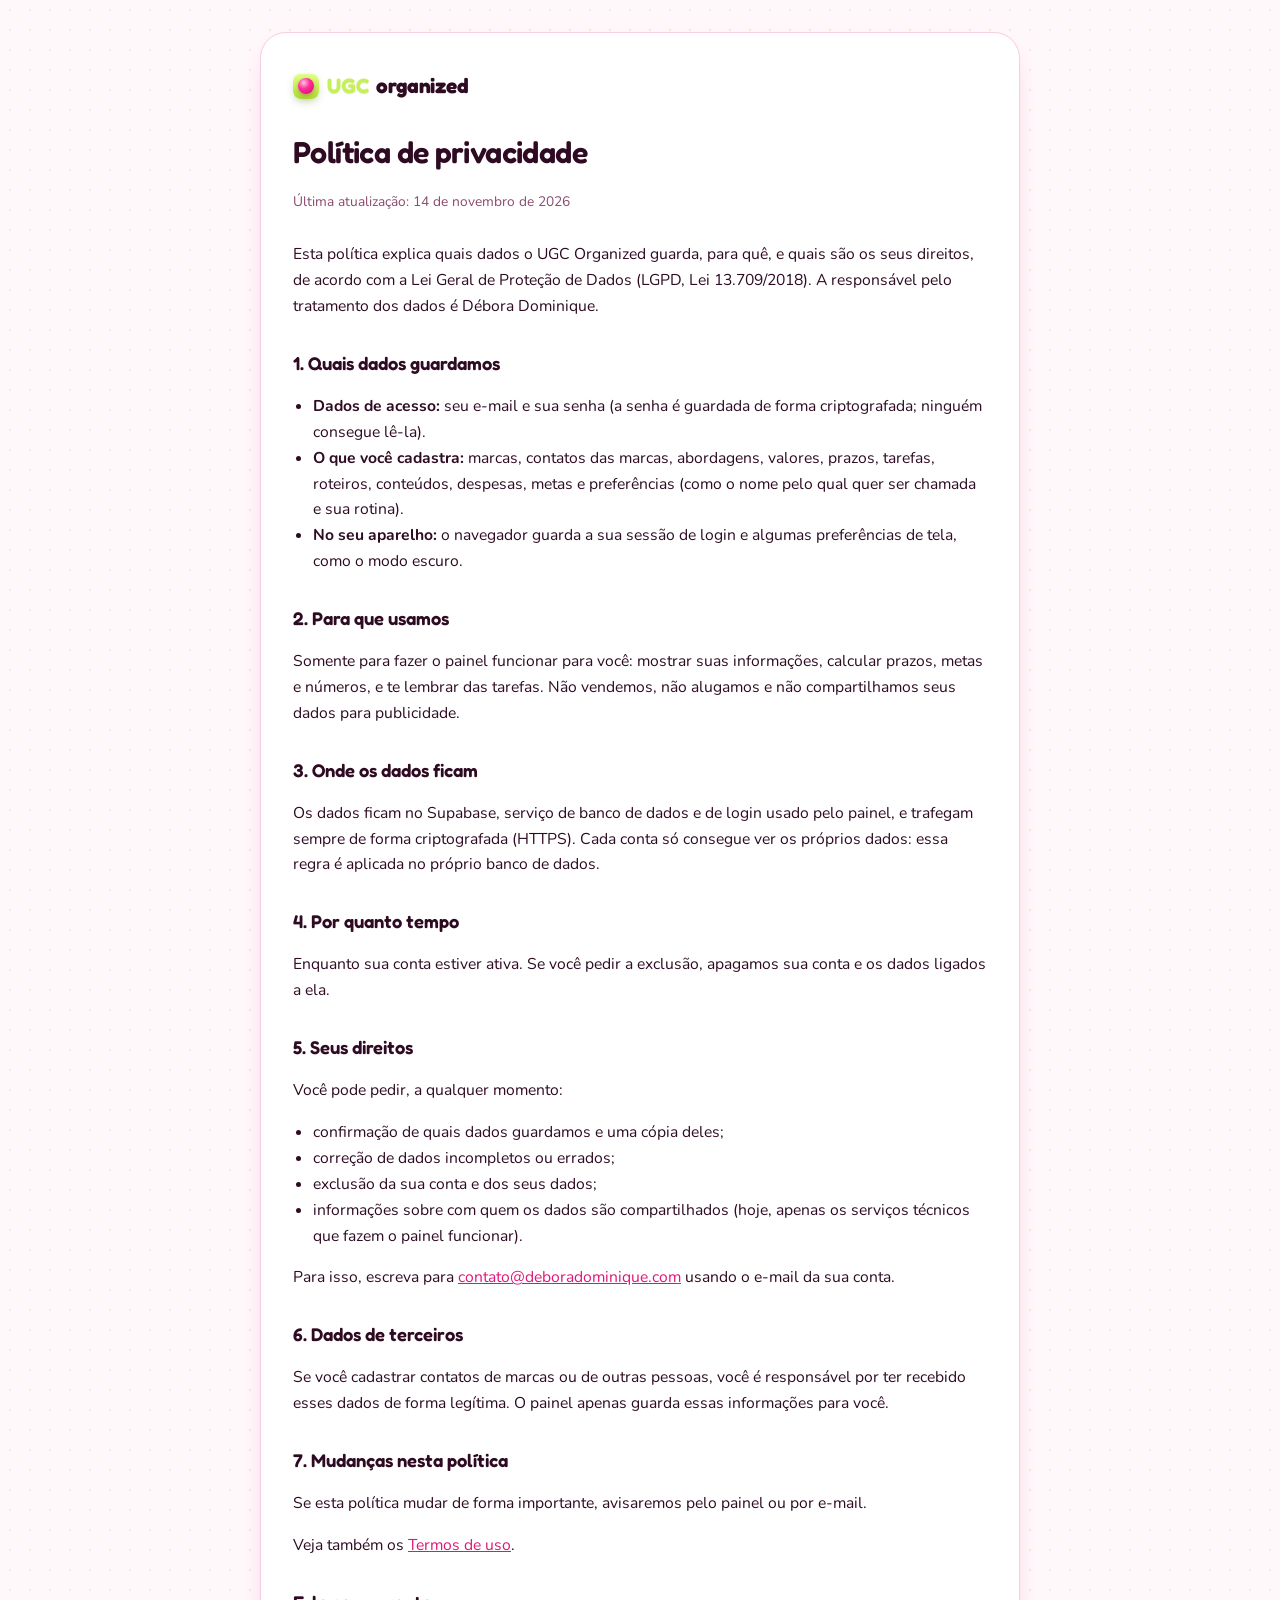
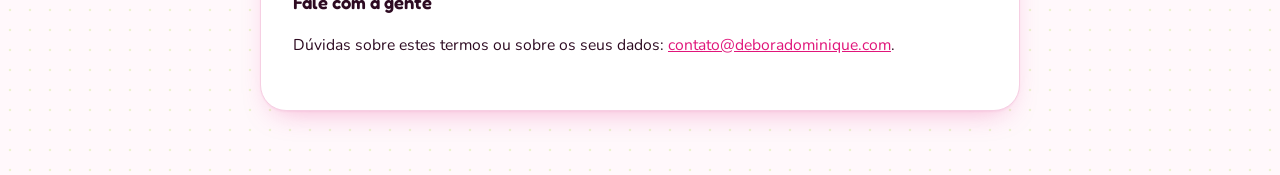
<file: privacidade.html>
<!DOCTYPE html>
<html lang="pt-BR">
<head>
  <meta charset="UTF-8">
  <meta name="viewport" content="width=device-width, initial-scale=1">
  <title>Política de privacidade · UGC Organized</title>
  <link rel="icon" type="image/png" sizes="192x192" href="/app/icone-192.png?v=4">
  <link rel="apple-touch-icon" sizes="180x180" href="/app/icone-180.png?v=4">
  <script src="js/tema.js?v=2"></script>
  <link rel="stylesheet" href="css/tema-y2k.css?v=6">
  <style>
    * { box-sizing: border-box; }
    body { margin: 0; font-family: var(--texto); color: var(--ameixa); line-height: 1.65; padding: 32px 16px 64px; }
    main { max-width: 760px; margin: 0 auto; background: var(--branco); border: 1px solid #f6cfe3; border-radius: 26px; padding: 36px 32px; box-shadow: var(--sombra); }
    .logo { font-family: var(--titulo); font-weight: 700; font-size: 1.3rem; margin-bottom: 24px; color: var(--ameixa); text-decoration: none; }
    h1 { font-family: var(--titulo); font-weight: 600; font-size: 1.9rem; letter-spacing: -.02em; margin: 0 0 4px; }
    .data { color: var(--suave); font-size: .86rem; margin-bottom: 28px; }
    h2 { font-family: var(--titulo); font-weight: 600; font-size: 1.15rem; margin: 28px 0 6px; }
    p, li { font-size: .98rem; }
    ul { padding-left: 20px; }
    a { color: var(--vinho); }
    @media (max-width: 560px) { main { padding: 26px 18px; } h1 { font-size: 1.5rem; } }
  </style>
</head>
<body>
<main>
  <a class="logo" href="login.html"><span class="bolinha" aria-hidden="true"></span><b>UGC</b> organized</a>
  <h1>Política de privacidade</h1>
  <p class="data">Última atualização: 14 de novembro de 2026</p>

  <p>Esta política explica quais dados o UGC Organized guarda, para quê, e quais são os seus direitos, de acordo com a Lei Geral de Proteção de Dados (LGPD, Lei 13.709/2018). A responsável pelo tratamento dos dados é Débora Dominique.</p>

  <h2>1. Quais dados guardamos</h2>
  <ul>
    <li><strong>Dados de acesso:</strong> seu e-mail e sua senha (a senha é guardada de forma criptografada; ninguém consegue lê-la).</li>
    <li><strong>O que você cadastra:</strong> marcas, contatos das marcas, abordagens, valores, prazos, tarefas, roteiros, conteúdos, despesas, metas e preferências (como o nome pelo qual quer ser chamada e sua rotina).</li>
    <li><strong>No seu aparelho:</strong> o navegador guarda a sua sessão de login e algumas preferências de tela, como o modo escuro.</li>
  </ul>

  <h2>2. Para que usamos</h2>
  <p>Somente para fazer o painel funcionar para você: mostrar suas informações, calcular prazos, metas e números, e te lembrar das tarefas. Não vendemos, não alugamos e não compartilhamos seus dados para publicidade.</p>

  <h2>3. Onde os dados ficam</h2>
  <p>Os dados ficam no Supabase, serviço de banco de dados e de login usado pelo painel, e trafegam sempre de forma criptografada (HTTPS). Cada conta só consegue ver os próprios dados: essa regra é aplicada no próprio banco de dados.</p>

  <h2>4. Por quanto tempo</h2>
  <p>Enquanto sua conta estiver ativa. Se você pedir a exclusão, apagamos sua conta e os dados ligados a ela.</p>

  <h2>5. Seus direitos</h2>
  <p>Você pode pedir, a qualquer momento:</p>
  <ul>
    <li>confirmação de quais dados guardamos e uma cópia deles;</li>
    <li>correção de dados incompletos ou errados;</li>
    <li>exclusão da sua conta e dos seus dados;</li>
    <li>informações sobre com quem os dados são compartilhados (hoje, apenas os serviços técnicos que fazem o painel funcionar).</li>
  </ul>
  <p>Para isso, escreva para <a href="mailto:contato@deboradominique.com">contato@deboradominique.com</a> usando o e-mail da sua conta.</p>

  <h2>6. Dados de terceiros</h2>
  <p>Se você cadastrar contatos de marcas ou de outras pessoas, você é responsável por ter recebido esses dados de forma legítima. O painel apenas guarda essas informações para você.</p>

  <h2>7. Mudanças nesta política</h2>
  <p>Se esta política mudar de forma importante, avisaremos pelo painel ou por e-mail.</p>

  <p>Veja também os <a href="termos.html">Termos de uso</a>.</p>
  <h2>Fale com a gente</h2>
  <p>Dúvidas sobre estes termos ou sobre os seus dados: <a href="mailto:contato@deboradominique.com">contato@deboradominique.com</a>.</p>
</main>
</body>
</html>
</file>
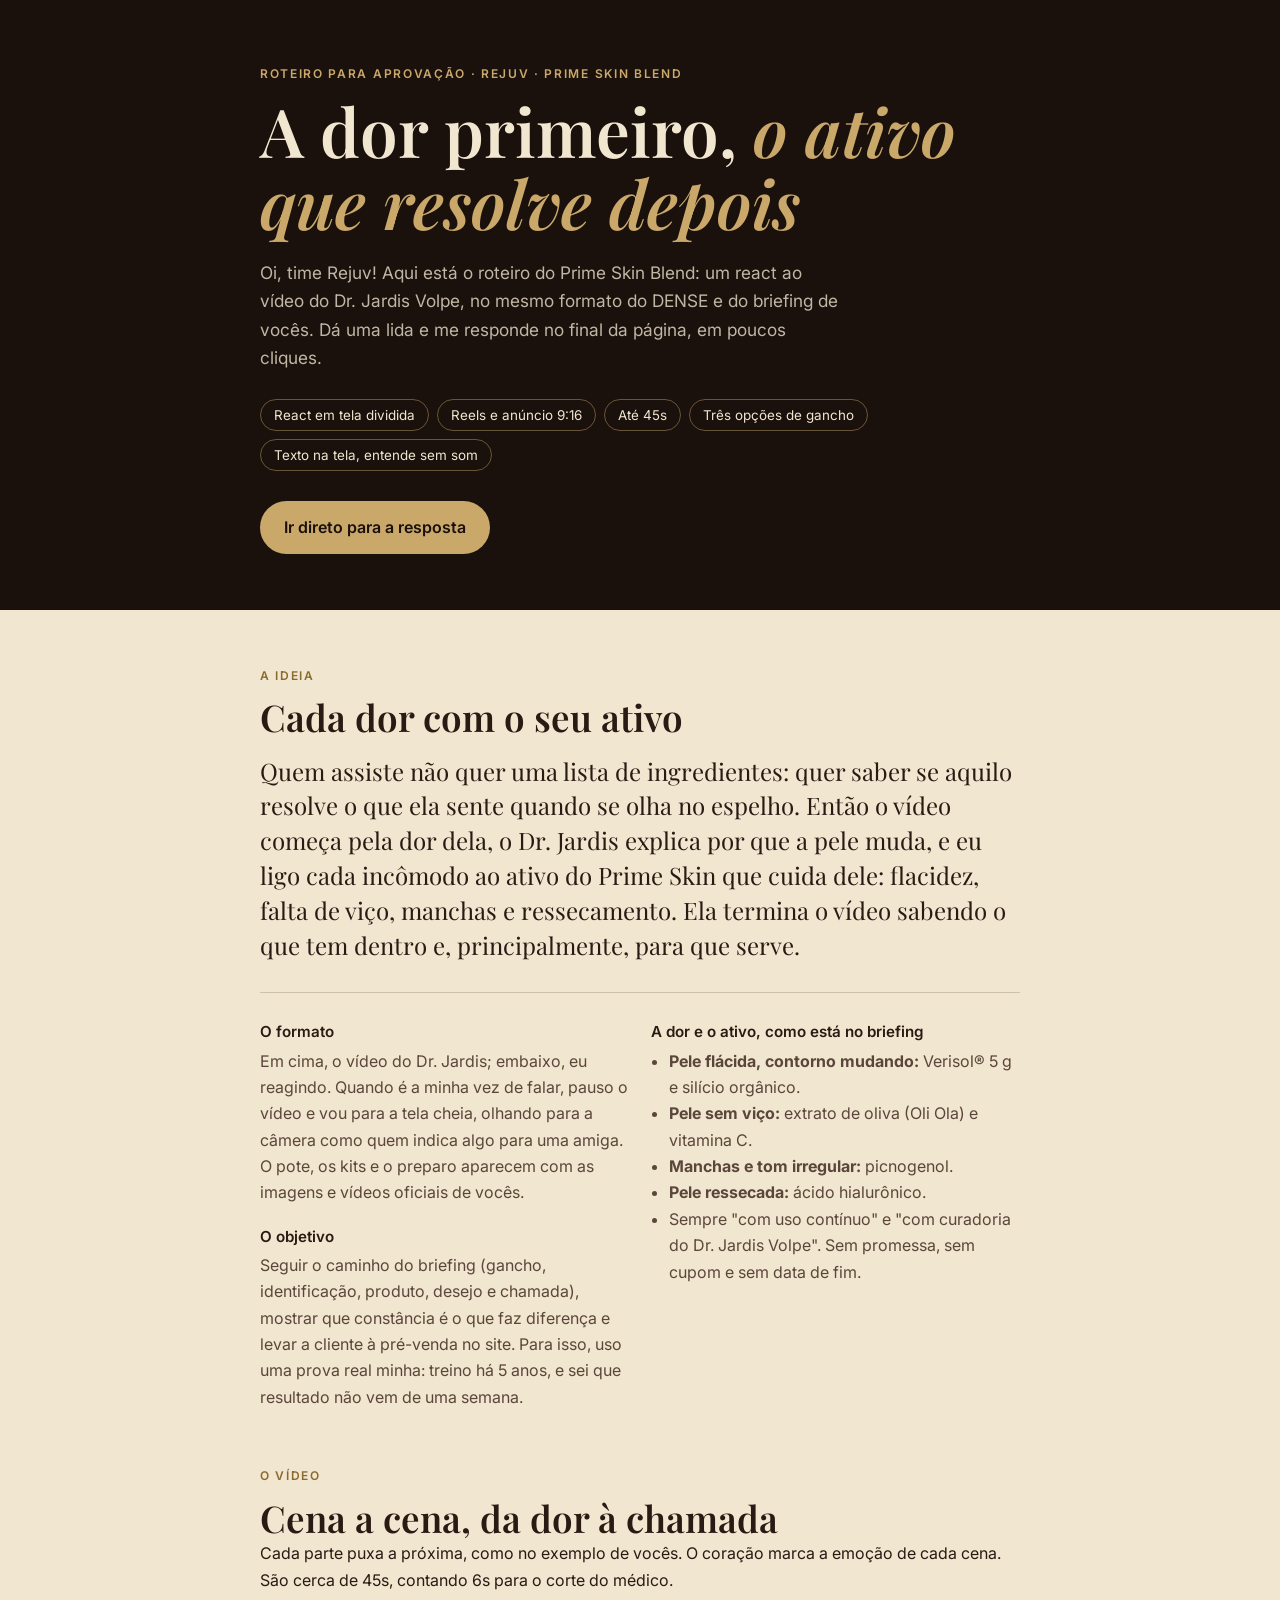
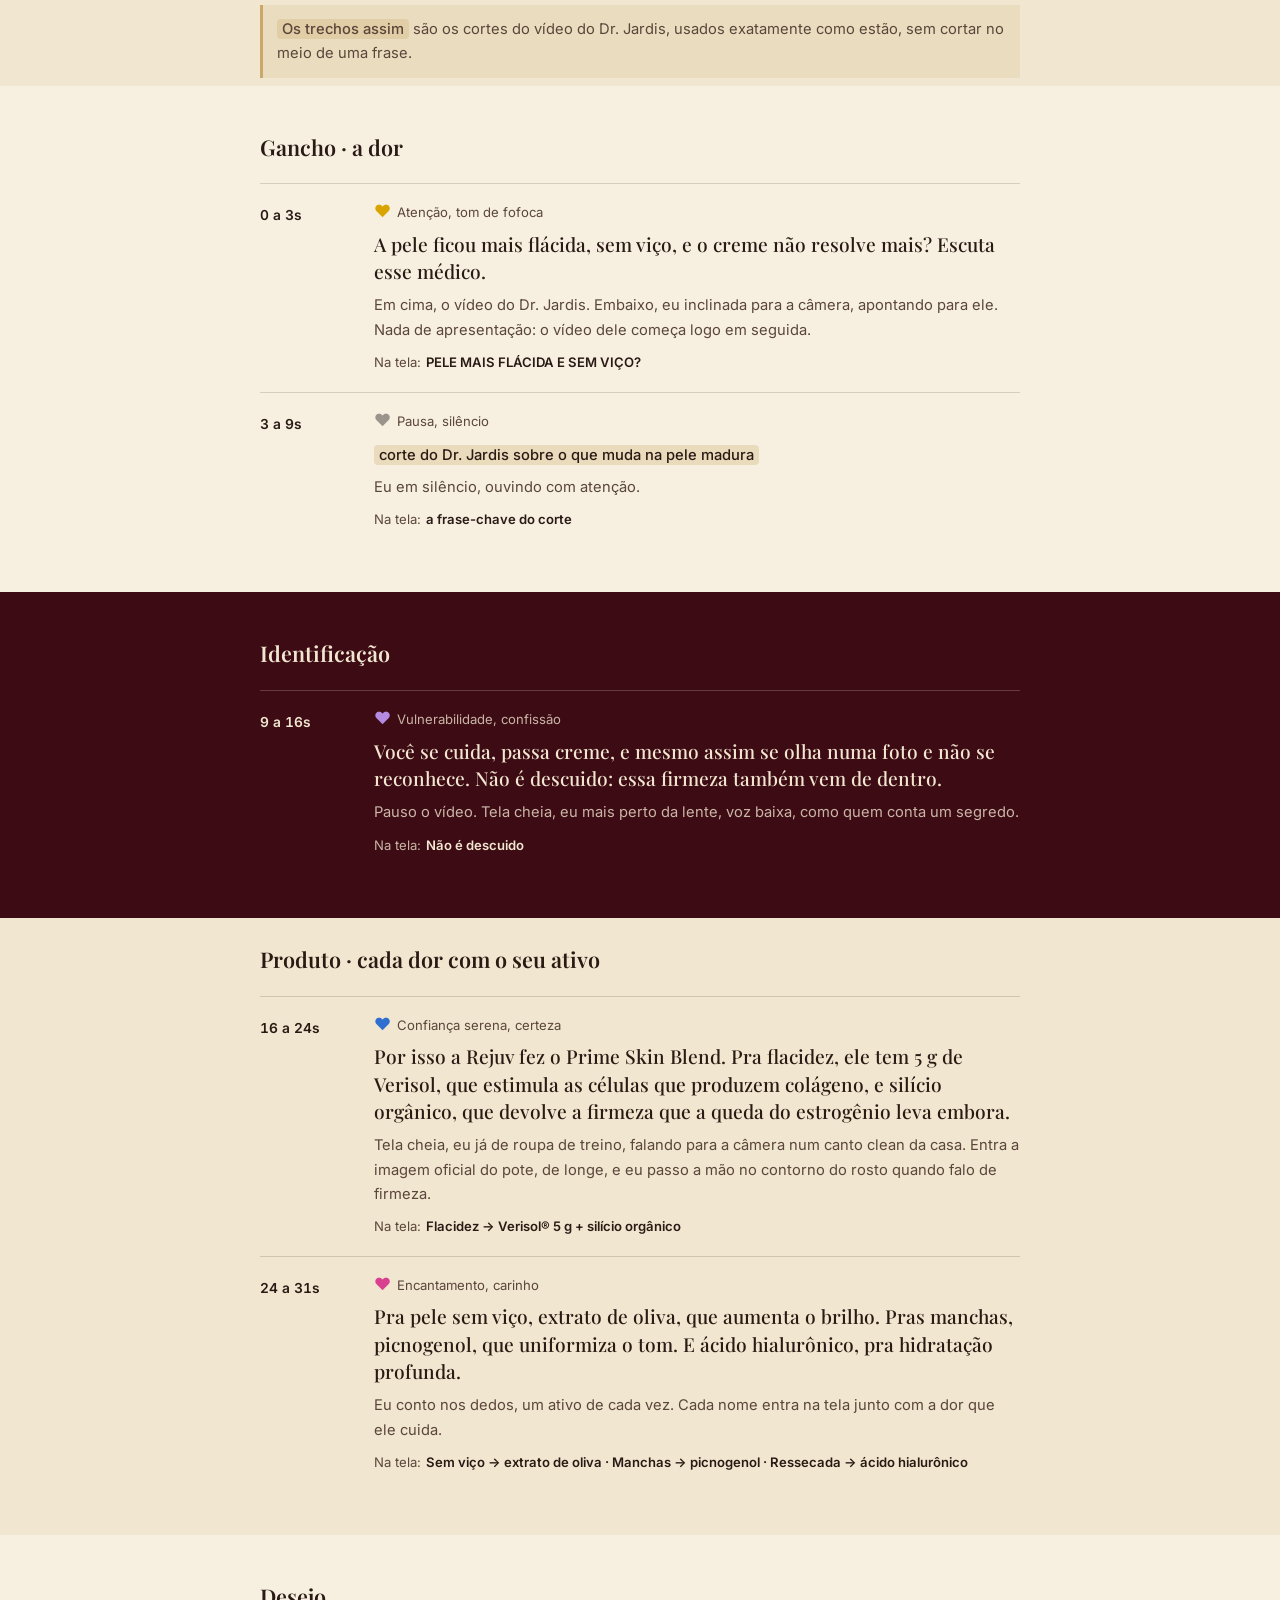
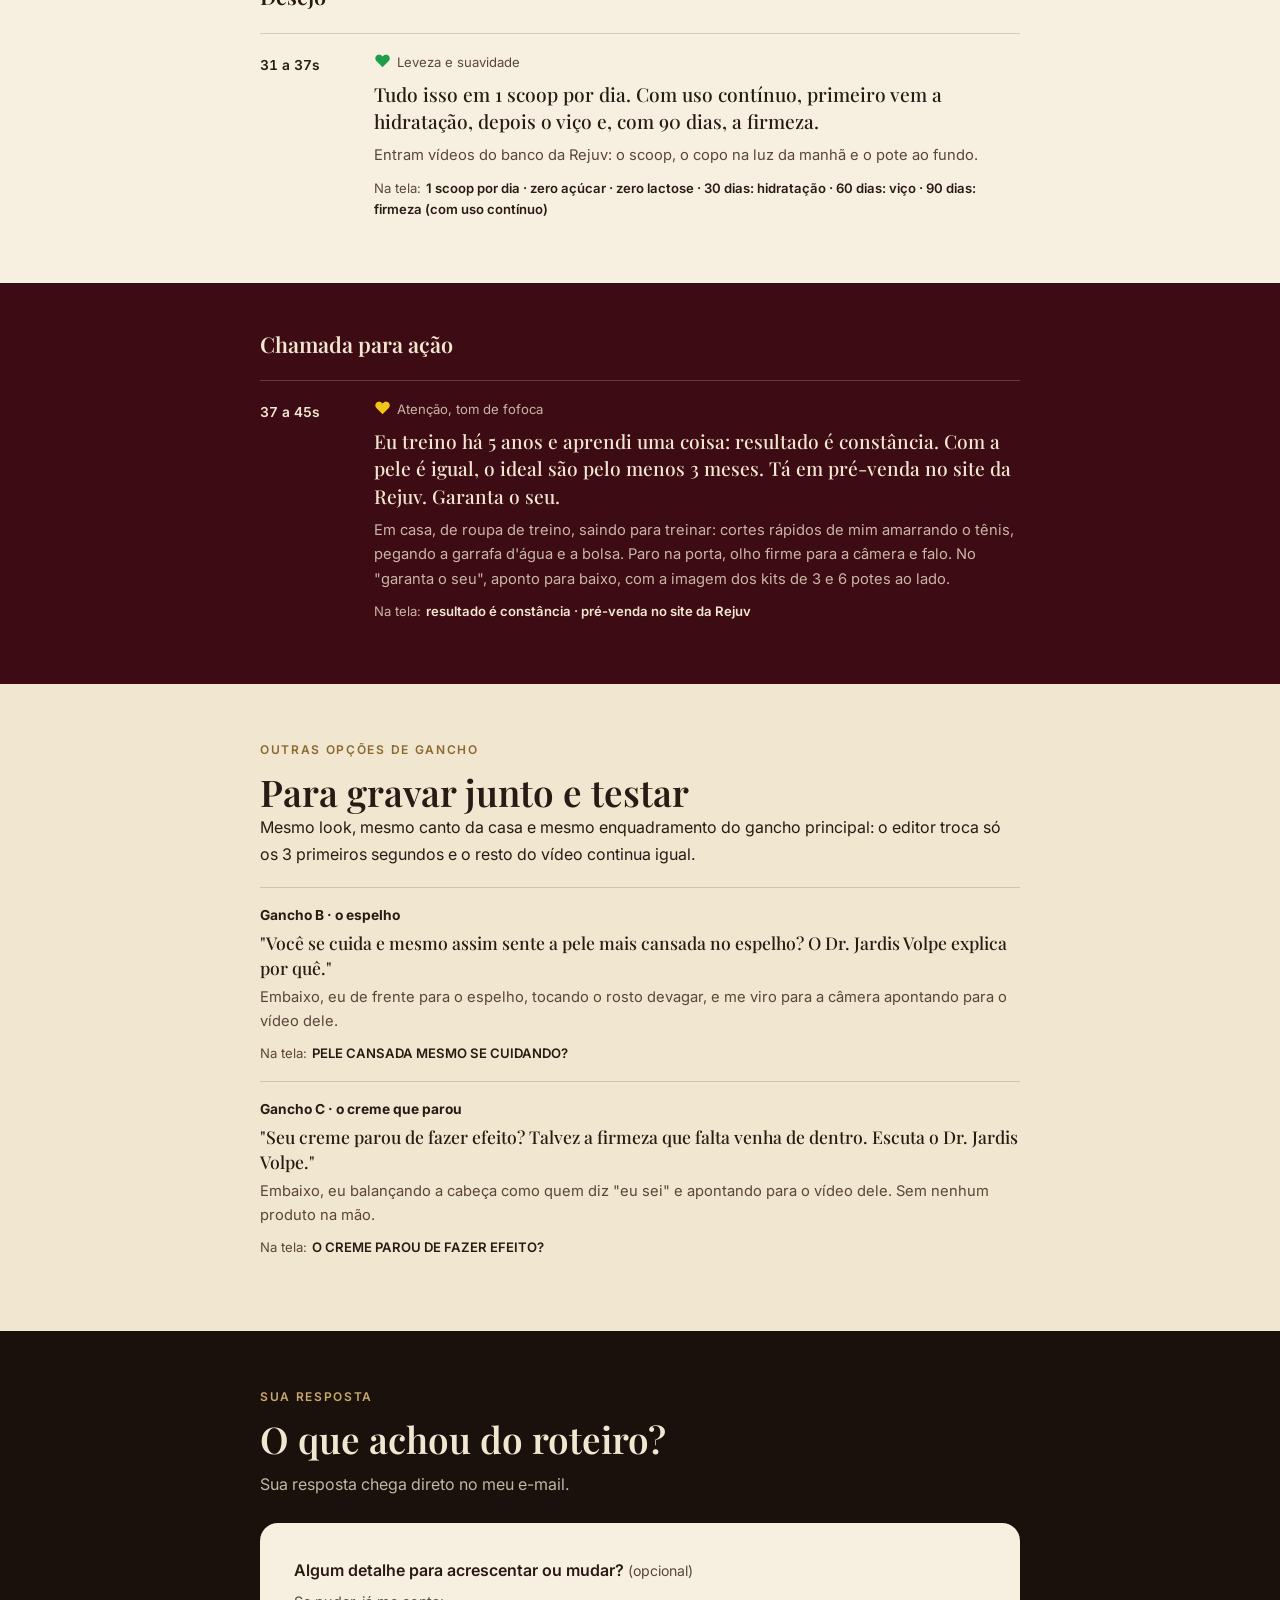
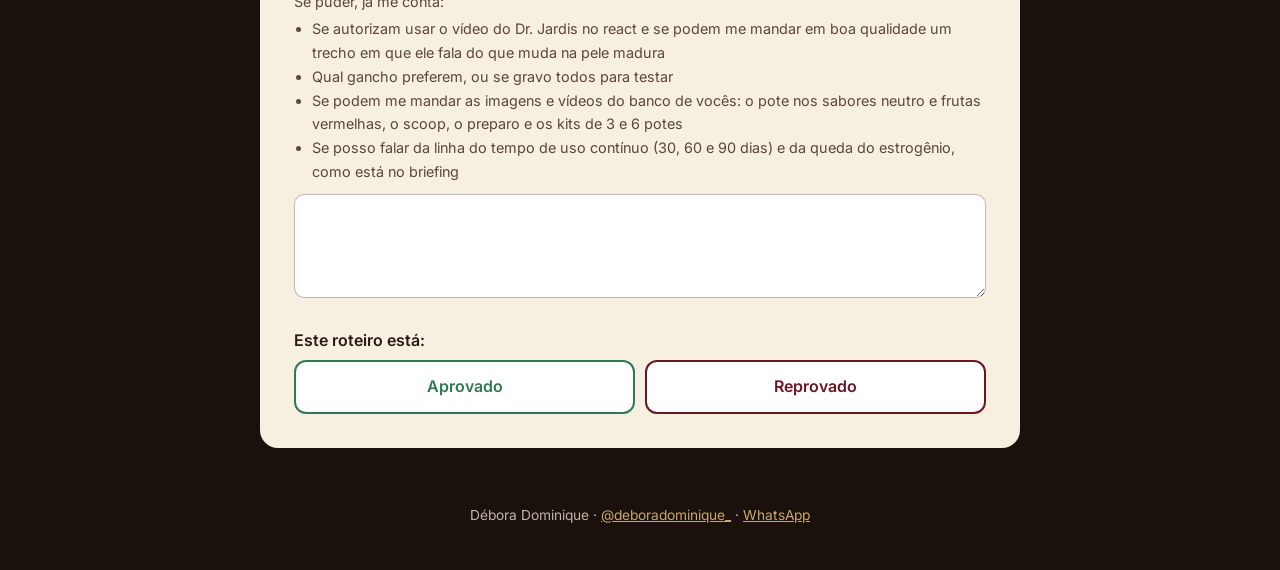
<file: roteiro-prime-skin.html>
<!doctype html>
<html lang="pt-BR">
<head>
<meta charset="utf-8">
<meta name="viewport" content="width=device-width, initial-scale=1">
<title>Roteiro Prime Skin Blend | Débora Dominique</title>
<meta name="robots" content="noindex, nofollow">
<meta property="og:title" content="Roteiro para aprovação · Prime Skin Blend">
<meta property="og:description" content="Roteiro do vídeo do Prime Skin Blend, da Rejuv, por Débora Dominique. Leia e responda em poucos cliques.">
<meta property="og:type" content="website">
<meta property="og:url" content="https://deboradominique.com/roteiro-prime-skin">
<meta property="og:image" content="https://deboradominique.com/img/og.jpg">
<meta name="theme-color" content="#2a1a14">
<link rel="icon" type="image/svg+xml" href="img/icone.svg">
<link rel="preconnect" href="https://fonts.googleapis.com">
<link rel="preconnect" href="https://fonts.gstatic.com" crossorigin>
<link href="https://fonts.googleapis.com/css2?family=Inter:wght@300;400;500;600&family=Playfair+Display:ital,wght@0,500;0,600;0,700;1,500;1,600&display=swap" rel="stylesheet">
<style>
  :root {
    --vinho: #6e1423;
    --vinho-escuro: #3d0b14;
    --creme: #f1e6cf;
    --creme-claro: #f7f0e1;
    --dourado: #c9a86a;
    --dourado-escuro: #8a6a2f;
    --marrom: #2a1a14;
    --marrom-profundo: #1a100c;
    --texto: #2a1a14;
    --texto-suave: #5b463b;
    --texto-claro: #f1e6cf;
    --texto-claro-suave: rgba(241, 230, 207, .78);
    --verde: #2f7a52;
    --titulo: "Playfair Display", Georgia, serif;
    --corpo: "Inter", system-ui, -apple-system, sans-serif;
  }
  *, *::before, *::after { box-sizing: border-box; }
  html { -webkit-text-size-adjust: 100%; }
  body { margin: 0; font-family: var(--corpo); font-size: 1rem; line-height: 1.65; color: var(--texto); background: var(--creme); }
  h1, h2, h3, p, blockquote, ul { margin: 0; }
  .caixa { width: min(100% - 40px, 760px); margin-inline: auto; }
  section { padding: 56px 0; }
  .sobre { font-size: .75rem; font-weight: 600; letter-spacing: .14em; text-transform: uppercase; color: var(--dourado-escuro); margin-bottom: 10px; }
  h2 { font-family: var(--titulo); font-weight: 600; font-size: clamp(1.7rem, 5vw, 2.3rem); line-height: 1.2; }

  /* Abertura */
  .abertura { background: var(--marrom-profundo); color: var(--texto-claro); padding: 64px 0 56px; }
  .abertura .sobre { color: var(--dourado); }
  h1 { font-family: var(--titulo); font-weight: 600; font-size: clamp(2.5rem, 9vw, 4.2rem); line-height: 1.08; margin-bottom: 20px; }
  h1 em { color: var(--dourado); font-style: italic; }
  .abertura .intro { color: var(--texto-claro-suave); font-size: 1.08rem; max-width: 34em; }
  .fatos { list-style: none; padding: 0; display: flex; flex-wrap: wrap; gap: 8px; margin: 26px 0 30px; }
  .fatos li { border: 1px solid rgba(201, 168, 106, .45); border-radius: 999px; padding: 4px 13px; font-size: .84rem; }
  .botao-claro { display: inline-block; background: var(--dourado); color: var(--marrom-profundo); font-weight: 600; text-decoration: none; padding: 13px 24px; border-radius: 999px; }

  /* A ideia */
  .conceito { font-family: var(--titulo); font-size: clamp(1.25rem, 3.6vw, 1.5rem); line-height: 1.45; margin-top: 14px; }
  .pontos { display: grid; gap: 22px; margin-top: 30px; padding-top: 26px; border-top: 1px solid rgba(42, 26, 20, .18); }
  .pontos h3 { font-size: .95rem; font-weight: 600; margin-bottom: 3px; }
  .pontos p, .pontos li { color: var(--texto-suave); }
  .pontos ul { padding-left: 18px; }

  /* Cenas */
  .bloco { padding: 44px 0; }
  .cabeca-roteiro { padding-bottom: 8px; }
  .cabeca-roteiro p:last-child { color: var(--texto-suave); margin-top: 12px; }
  .bloco h3 { font-family: var(--titulo); font-size: 1.35rem; font-weight: 600; margin-bottom: 18px; }
  .dia { background: var(--creme); padding-top: 24px; }
  .noite { background: var(--vinho-escuro); color: var(--texto-claro); }
  .manha { background: var(--creme-claro); }
  .cena { display: grid; grid-template-columns: 74px 1fr; gap: 14px; padding: 18px 0; border-top: 1px solid rgba(42, 26, 20, .16); }
  .noite .cena { border-color: rgba(241, 230, 207, .22); }
  .tempo { font-weight: 600; font-size: .86rem; font-variant-numeric: tabular-nums; padding-top: 2px; }
  .emocao { font-size: .82rem; color: var(--texto-suave); margin-bottom: 7px; }
  .noite .emocao, .noite .direcao { color: var(--texto-claro-suave); }
  .coracao { font-size: 1.05rem; margin-right: 6px; line-height: 1; }
  .fala { font-family: var(--titulo); font-size: 1.2rem; line-height: 1.42; font-weight: 500; }
  .real { display: inline; background: rgba(201, 168, 106, .3); box-decoration-break: clone; -webkit-box-decoration-break: clone; padding: 1px 5px; border-radius: 4px; font-family: var(--corpo); font-size: .92rem; font-weight: 500; }
  .direcao { font-size: .92rem; color: var(--texto-suave); margin-top: 8px; }
  .tela { font-size: .82rem; font-weight: 600; margin-top: 10px; }
  .tela span { font-weight: 400; color: var(--texto-suave); margin-right: 5px; }
  .noite .tela span { color: var(--texto-claro-suave); }
  .aviso-real { font-size: .92rem; margin-top: 14px; padding: 12px 14px; border-left: 3px solid var(--dourado); background: rgba(201, 168, 106, .16); }

  /* Ganchos e legenda */
  .extras { background: var(--creme); }
  .gancho { padding: 16px 0; border-top: 1px solid rgba(42, 26, 20, .16); }
  .gancho:first-of-type { margin-top: 20px; }
  .gancho strong { display: block; font-size: .86rem; margin-bottom: 4px; }
  .gancho .fala { font-size: 1.1rem; }
  .gancho .direcao { margin-top: 4px; }
  details { margin-top: 36px; border: 1px solid rgba(42, 26, 20, .22); border-radius: 12px; background: var(--creme-claro); }
  summary { cursor: pointer; padding: 14px 18px; font-weight: 600; }
  .legenda { padding: 0 18px 18px; font-size: .95rem; color: var(--texto-suave); }
  .legenda p + p { margin-top: 10px; }

  /* Resposta */
  .resposta { background: var(--marrom-profundo); color: var(--texto-claro); scroll-margin-top: 0; }
  .resposta .sobre { color: var(--dourado); }
  .resposta > .caixa > p.apoio { color: var(--texto-claro-suave); margin-top: 10px; }
  .cartao { background: var(--creme-claro); color: var(--texto); border-radius: 18px; padding: 26px 22px; margin-top: 26px; }
  .cartao label, .rotulo { display: block; font-weight: 600; margin-bottom: 6px; }
  .opcional { font-weight: 400; color: var(--texto-suave); font-size: .88rem; }
  .perguntas { font-size: .9rem; color: var(--texto-suave); padding-left: 18px; margin-bottom: 10px; }
  textarea, input[type=text] { width: 100%; font: inherit; color: var(--texto); background: #fff; border: 1px solid rgba(42, 26, 20, .3); border-radius: 10px; padding: 12px 13px; }
  textarea { min-height: 104px; resize: vertical; }
  :is(textarea, input, button, a, summary):focus-visible { outline: 3px solid var(--dourado-escuro); outline-offset: 2px; }
  .campo { margin-top: 22px; }
  .decisao { display: grid; grid-template-columns: 1fr 1fr; gap: 10px; }
  .decisao button { font: inherit; font-weight: 600; cursor: pointer; min-height: 54px; border-radius: 12px; background: #fff; border: 2px solid; }
  #aprovar { color: var(--verde); border-color: var(--verde); }
  #reprovar { color: var(--vinho); border-color: var(--vinho); }
  #aprovar[aria-pressed=true] { background: var(--verde); color: #fff; }
  #reprovar[aria-pressed=true] { background: var(--vinho); color: #fff; }
  [hidden] { display: none !important; }
  #enviar { width: 100%; margin-top: 22px; font: inherit; font-weight: 600; cursor: pointer; min-height: 54px; border: 0; border-radius: 999px; background: var(--marrom); color: var(--creme-claro); }
  #enviar:disabled { opacity: .6; cursor: wait; }
  #aviso { margin-top: 12px; font-size: .92rem; color: var(--vinho); font-weight: 500; }
  #aviso:empty { display: none; }
  .obrigada h3 { font-family: var(--titulo); font-size: 1.6rem; font-weight: 600; margin-bottom: 8px; }
  .obrigada p { color: var(--texto-suave); }

  footer { background: var(--marrom-profundo); color: var(--texto-claro-suave); text-align: center; font-size: .86rem; padding: 0 20px 44px; }
  footer a { color: var(--dourado); }

  @media (min-width: 700px) {
    .cena { grid-template-columns: 100px 1fr; }
    .pontos { grid-template-columns: 1fr 1fr; }
    .cartao { padding: 34px; }
  }
</style>
</head>
<body>

<header class="abertura">
  <div class="caixa">
    <p class="sobre">Roteiro para aprovação · Rejuv · Prime Skin Blend</p>
    <h1>A dor primeiro, <em>o ativo que resolve depois</em></h1>
    <p class="intro">Oi, time Rejuv! Aqui está o roteiro do Prime Skin Blend: um react ao vídeo do Dr. Jardis Volpe, no mesmo formato do DENSE e do briefing de vocês. Dá uma lida e me responde no final da página, em poucos cliques.</p>
    <ul class="fatos">
      <li>React em tela dividida</li>
      <li>Reels e anúncio 9:16</li>
      <li>Até 45s</li>
      <li>Três opções de gancho</li>
      <li>Texto na tela, entende sem som</li>
    </ul>
    <a class="botao-claro" href="#responder" id="irResposta">Ir direto para a resposta</a>
  </div>
</header>

<main>
  <section>
    <div class="caixa">
      <p class="sobre">A ideia</p>
      <h2>Cada dor com o seu ativo</h2>
      <p class="conceito">Quem assiste não quer uma lista de ingredientes: quer saber se aquilo resolve o que ela sente quando se olha no espelho. Então o vídeo começa pela dor dela, o Dr. Jardis explica por que a pele muda, e eu ligo cada incômodo ao ativo do Prime Skin que cuida dele: flacidez, falta de viço, manchas e ressecamento. Ela termina o vídeo sabendo o que tem dentro e, principalmente, para que serve.</p>
      <div class="pontos">
        <div>
          <h3>O formato</h3>
          <p>Em cima, o vídeo do Dr. Jardis; embaixo, eu reagindo. Quando é a minha vez de falar, pauso o vídeo e vou para a tela cheia, olhando para a câmera como quem indica algo para uma amiga. O pote, os kits e o preparo aparecem com as imagens e vídeos oficiais de vocês.</p>
          <h3 style="margin-top:18px">O objetivo</h3>
          <p>Seguir o caminho do briefing (gancho, identificação, produto, desejo e chamada), mostrar que constância é o que faz diferença e levar a cliente à pré-venda no site. Para isso, uso uma prova real minha: treino há 5 anos, e sei que resultado não vem de uma semana.</p>
        </div>
        <div>
          <h3>A dor e o ativo, como está no briefing</h3>
          <ul>
            <li><b>Pele flácida, contorno mudando:</b> Verisol® 5 g e silício orgânico.</li>
            <li><b>Pele sem viço:</b> extrato de oliva (Oli Ola) e vitamina C.</li>
            <li><b>Manchas e tom irregular:</b> picnogenol.</li>
            <li><b>Pele ressecada:</b> ácido hialurônico.</li>
            <li>Sempre "com uso contínuo" e "com curadoria do Dr. Jardis Volpe". Sem promessa, sem cupom e sem data de fim.</li>
          </ul>
        </div>
      </div>
    </div>
  </section>

  <div class="caixa cabeca-roteiro">
    <p class="sobre">O vídeo</p>
    <h2>Cena a cena, da dor à chamada</h2>
    <p>Cada parte puxa a próxima, como no exemplo de vocês. O coração marca a emoção de cada cena. São cerca de 45s, contando 6s para o corte do médico.</p>
    <p class="aviso-real"><span class="real">Os trechos assim</span> são os cortes do vídeo do Dr. Jardis, usados exatamente como estão, sem cortar no meio de uma frase.</p>
  </div>

  <div class="bloco manha">
    <div class="caixa">
      <h3>Gancho · a dor</h3>
      <article class="cena">
        <div class="tempo">0 a 3s</div>
        <div>
          <p class="emocao"><span class="coracao" style="color:#d9a400">&#9829;&#xFE0E;</span>Atenção, tom de fofoca</p>
          <blockquote class="fala">A pele ficou mais flácida, sem viço, e o creme não resolve mais? Escuta esse médico.</blockquote>
          <p class="direcao">Em cima, o vídeo do Dr. Jardis. Embaixo, eu inclinada para a câmera, apontando para ele. Nada de apresentação: o vídeo dele começa logo em seguida.</p>
          <p class="tela"><span>Na tela:</span>PELE MAIS FLÁCIDA E SEM VIÇO?</p>
        </div>
      </article>
      <article class="cena">
        <div class="tempo">3 a 9s</div>
        <div>
          <p class="emocao"><span class="coracao" style="color:#9a948c">&#9829;&#xFE0E;</span>Pausa, silêncio</p>
          <blockquote class="fala"><span class="real">corte do Dr. Jardis sobre o que muda na pele madura</span></blockquote>
          <p class="direcao">Eu em silêncio, ouvindo com atenção.</p>
          <p class="tela"><span>Na tela:</span>a frase-chave do corte</p>
        </div>
      </article>
    </div>
  </div>

  <div class="bloco noite">
    <div class="caixa">
      <h3>Identificação</h3>
      <article class="cena">
        <div class="tempo">9 a 16s</div>
        <div>
          <p class="emocao"><span class="coracao" style="color:#b48be0">&#9829;&#xFE0E;</span>Vulnerabilidade, confissão</p>
          <blockquote class="fala">Você se cuida, passa creme, e mesmo assim se olha numa foto e não se reconhece. Não é descuido: essa firmeza também vem de dentro.</blockquote>
          <p class="direcao">Pauso o vídeo. Tela cheia, eu mais perto da lente, voz baixa, como quem conta um segredo.</p>
          <p class="tela"><span>Na tela:</span>Não é descuido</p>
        </div>
      </article>
    </div>
  </div>

  <div class="bloco dia">
    <div class="caixa">
      <h3>Produto · cada dor com o seu ativo</h3>
      <article class="cena">
        <div class="tempo">16 a 24s</div>
        <div>
          <p class="emocao"><span class="coracao" style="color:#2f6fd0">&#9829;&#xFE0E;</span>Confiança serena, certeza</p>
          <blockquote class="fala">Por isso a Rejuv fez o Prime Skin Blend. Pra flacidez, ele tem 5 g de Verisol, que estimula as células que produzem colágeno, e silício orgânico, que devolve a firmeza que a queda do estrogênio leva embora.</blockquote>
          <p class="direcao">Tela cheia, eu já de roupa de treino, falando para a câmera num canto clean da casa. Entra a imagem oficial do pote, de longe, e eu passo a mão no contorno do rosto quando falo de firmeza.</p>
          <p class="tela"><span>Na tela:</span>Flacidez → Verisol® 5 g + silício orgânico</p>
        </div>
      </article>
      <article class="cena">
        <div class="tempo">24 a 31s</div>
        <div>
          <p class="emocao"><span class="coracao" style="color:#d9408f">&#9829;&#xFE0E;</span>Encantamento, carinho</p>
          <blockquote class="fala">Pra pele sem viço, extrato de oliva, que aumenta o brilho. Pras manchas, picnogenol, que uniformiza o tom. E ácido hialurônico, pra hidratação profunda.</blockquote>
          <p class="direcao">Eu conto nos dedos, um ativo de cada vez. Cada nome entra na tela junto com a dor que ele cuida.</p>
          <p class="tela"><span>Na tela:</span>Sem viço → extrato de oliva · Manchas → picnogenol · Ressecada → ácido hialurônico</p>
        </div>
      </article>
    </div>
  </div>

  <div class="bloco manha">
    <div class="caixa">
      <h3>Desejo</h3>
      <article class="cena">
        <div class="tempo">31 a 37s</div>
        <div>
          <p class="emocao"><span class="coracao" style="color:#1f9e4a">&#9829;&#xFE0E;</span>Leveza e suavidade</p>
          <blockquote class="fala">Tudo isso em 1 scoop por dia. Com uso contínuo, primeiro vem a hidratação, depois o viço e, com 90 dias, a firmeza.</blockquote>
          <p class="direcao">Entram vídeos do banco da Rejuv: o scoop, o copo na luz da manhã e o pote ao fundo.</p>
          <p class="tela"><span>Na tela:</span>1 scoop por dia · zero açúcar · zero lactose · 30 dias: hidratação · 60 dias: viço · 90 dias: firmeza (com uso contínuo)</p>
        </div>
      </article>
    </div>
  </div>

  <div class="bloco noite">
    <div class="caixa">
      <h3>Chamada para ação</h3>
      <article class="cena">
        <div class="tempo">37 a 45s</div>
        <div>
          <p class="emocao"><span class="coracao" style="color:#f0c419">&#9829;&#xFE0E;</span>Atenção, tom de fofoca</p>
          <blockquote class="fala">Eu treino há 5 anos e aprendi uma coisa: resultado é constância. Com a pele é igual, o ideal são pelo menos 3 meses. Tá em pré-venda no site da Rejuv. Garanta o seu.</blockquote>
          <p class="direcao">Em casa, de roupa de treino, saindo para treinar: cortes rápidos de mim amarrando o tênis, pegando a garrafa d'água e a bolsa. Paro na porta, olho firme para a câmera e falo. No "garanta o seu", aponto para baixo, com a imagem dos kits de 3 e 6 potes ao lado.</p>
          <p class="tela"><span>Na tela:</span>resultado é constância · pré-venda no site da Rejuv</p>
        </div>
      </article>
    </div>
  </div>

  <section class="extras">
    <div class="caixa">
      <p class="sobre">Outras opções de gancho</p>
      <h2>Para gravar junto e testar</h2>
      <p class="apoio">Mesmo look, mesmo canto da casa e mesmo enquadramento do gancho principal: o editor troca só os 3 primeiros segundos e o resto do vídeo continua igual.</p>
      <div class="gancho">
        <strong>Gancho B · o espelho</strong>
        <p class="fala">"Você se cuida e mesmo assim sente a pele mais cansada no espelho? O Dr. Jardis Volpe explica por quê."</p>
        <p class="direcao">Embaixo, eu de frente para o espelho, tocando o rosto devagar, e me viro para a câmera apontando para o vídeo dele.</p>
        <p class="tela"><span>Na tela:</span>PELE CANSADA MESMO SE CUIDANDO?</p>
      </div>
      <div class="gancho">
        <strong>Gancho C · o creme que parou</strong>
        <p class="fala">"Seu creme parou de fazer efeito? Talvez a firmeza que falta venha de dentro. Escuta o Dr. Jardis Volpe."</p>
        <p class="direcao">Embaixo, eu balançando a cabeça como quem diz "eu sei" e apontando para o vídeo dele. Sem nenhum produto na mão.</p>
        <p class="tela"><span>Na tela:</span>O CREME PAROU DE FAZER EFEITO?</p>
      </div>
    </div>
  </section>

  <section class="resposta" id="responder">
    <div class="caixa">
      <p class="sobre">Sua resposta</p>
      <h2>O que achou do roteiro?</h2>
      <p class="apoio">Sua resposta chega direto no meu e-mail.</p>

      <div class="cartao">
        <form id="formulario" novalidate>
          <label for="detalhes">Algum detalhe para acrescentar ou mudar? <span class="opcional">(opcional)</span></label>
          <p class="perguntas" style="padding:0;margin-bottom:4px">Se puder, já me conta:</p>
          <ul class="perguntas">
            <li>Se autorizam usar o vídeo do Dr. Jardis no react e se podem me mandar em boa qualidade um trecho em que ele fala do que muda na pele madura</li>
            <li>Qual gancho preferem, ou se gravo todos para testar</li>
            <li>Se podem me mandar as imagens e vídeos do banco de vocês: o pote nos sabores neutro e frutas vermelhas, o scoop, o preparo e os kits de 3 e 6 potes</li>
            <li>Se posso falar da linha do tempo de uso contínuo (30, 60 e 90 dias) e da queda do estrogênio, como está no briefing</li>
          </ul>
          <textarea id="detalhes" name="detalhes"></textarea>

          <div class="campo">
            <span class="rotulo" id="rotuloDecisao">Este roteiro está:</span>
            <div class="decisao" role="group" aria-labelledby="rotuloDecisao">
              <button type="button" id="aprovar" aria-pressed="false">Aprovado</button>
              <button type="button" id="reprovar" aria-pressed="false">Reprovado</button>
            </div>
          </div>

          <div class="campo" id="campoMudar" hidden>
            <label for="mudar">O que devo mudar?</label>
            <textarea id="mudar" name="mudar"></textarea>
          </div>

          <div id="fim" hidden>
            <div class="campo">
              <label for="nome">Seu nome <span class="opcional">(opcional)</span></label>
              <input type="text" id="nome" name="nome" autocomplete="name">
            </div>
            <input type="text" name="_honey" id="pote" tabindex="-1" autocomplete="off" aria-hidden="true" style="position:absolute;left:-9999px">
            <button type="submit" id="enviar">Enviar resposta</button>
          </div>
          <p id="aviso" role="alert"></p>
        </form>

        <div class="obrigada" id="obrigada" tabindex="-1" hidden>
          <h3 id="obrigadaTitulo"></h3>
          <p id="obrigadaTexto"></p>
        </div>
      </div>
    </div>
  </section>
</main>

<footer>
  <p>Débora Dominique · <a href="https://www.instagram.com/deboradominique_/" target="_blank" rel="noopener">@deboradominique_</a> · <a href="https://wa.me/5531984042252" target="_blank" rel="noopener">WhatsApp</a></p>
</footer>

<script>
  // EDITE AQUI quando reaproveitar a página para outro roteiro
  const ROTEIRO = { nome: 'Rejuv · Prime Skin Blend (react: a dor primeiro, o ativo que resolve depois)', curto: 'PRIME SKIN', email: 'contato@deboradominique.com' };

  const $ = (id) => document.getElementById(id);
  let decisao = '';

  $('irResposta').addEventListener('click', (e) => {
    e.preventDefault();
    $('responder').scrollIntoView({ behavior: 'smooth' });
  });

  function escolher(valor) {
    decisao = valor;
    $('aprovar').setAttribute('aria-pressed', valor === 'APROVADO');
    $('reprovar').setAttribute('aria-pressed', valor === 'REPROVADO');
    $('campoMudar').hidden = valor !== 'REPROVADO';
    $('fim').hidden = false;
    $('enviar').textContent = valor === 'APROVADO' ? 'Enviar aprovação' : 'Enviar ajustes';
    $('aviso').textContent = '';
    if (valor === 'REPROVADO') $('mudar').focus();
  }
  $('aprovar').addEventListener('click', () => escolher('APROVADO'));
  $('reprovar').addEventListener('click', () => escolher('REPROVADO'));

  function abrirEmail(assunto, linhas) {
    location.href = `mailto:${ROTEIRO.email}?subject=${encodeURIComponent(assunto)}&body=${encodeURIComponent(linhas.join('\n\n'))}`;
  }

  $('formulario').addEventListener('submit', async (e) => {
    e.preventDefault();
    if ($('pote').value) return; // proteção contra robôs
    const mudar = $('mudar').value.trim();
    if (decisao === 'REPROVADO' && !mudar) {
      $('aviso').textContent = 'Me conta o que devo mudar, por favor.';
      $('mudar').focus();
      return;
    }
    const detalhes = $('detalhes').value.trim();
    const nome = $('nome').value.trim();
    const assunto = `Roteiro ${ROTEIRO.curto}: ${decisao}`;
    const dados = {
      Roteiro: ROTEIRO.nome,
      Resposta: decisao,
      'Detalhes para acrescentar ou mudar': detalhes || '(em branco)'
    };
    if (decisao === 'REPROVADO') dados['O que devo mudar'] = mudar;
    dados.Nome = nome || '(em branco)';

    $('enviar').disabled = true;
    $('aviso').textContent = '';
    const textoBotao = $('enviar').textContent;
    $('enviar').textContent = 'Enviando...';
    try {
      const resposta = await fetch(`https://formsubmit.co/ajax/${ROTEIRO.email}`, {
        method: 'POST',
        headers: { 'Content-Type': 'application/json', Accept: 'application/json' },
        body: JSON.stringify({ ...dados, _subject: assunto, _template: 'table', _captcha: 'false' })
      });
      const retorno = await resposta.json().catch(() => ({}));
      if (!resposta.ok || String(retorno.success) === 'false') throw new Error('falha');
      $('formulario').hidden = true;
      $('obrigada').hidden = false;
      $('obrigadaTitulo').textContent = decisao === 'APROVADO' ? 'Aprovação recebida. Obrigada!' : 'Recebi seus ajustes. Obrigada!';
      $('obrigadaTexto').textContent = decisao === 'APROVADO'
        ? 'Já vou seguir com a gravação. Qualquer novidade, eu te chamo.'
        : 'Vou ajustar o roteiro e te mando a nova versão.';
      $('obrigada').focus();
    } catch (erro) {
      $('aviso').textContent = 'Não consegui enviar por aqui. Abri o seu e-mail com a resposta pronta. Se preferir, me chama no WhatsApp.';
      abrirEmail(assunto, Object.entries(dados).map(([campo, valor]) => `${campo}: ${valor}`));
    } finally {
      $('enviar').disabled = false;
      $('enviar').textContent = textoBotao;
    }
  });
</script>
<script data-goatcounter="https://deboradominique.goatcounter.com/count" data-goatcounter-settings='{"path":"/roteiro"}' async src="//gc.zgo.at/count.js"></script>
</body>
</html>
</file>
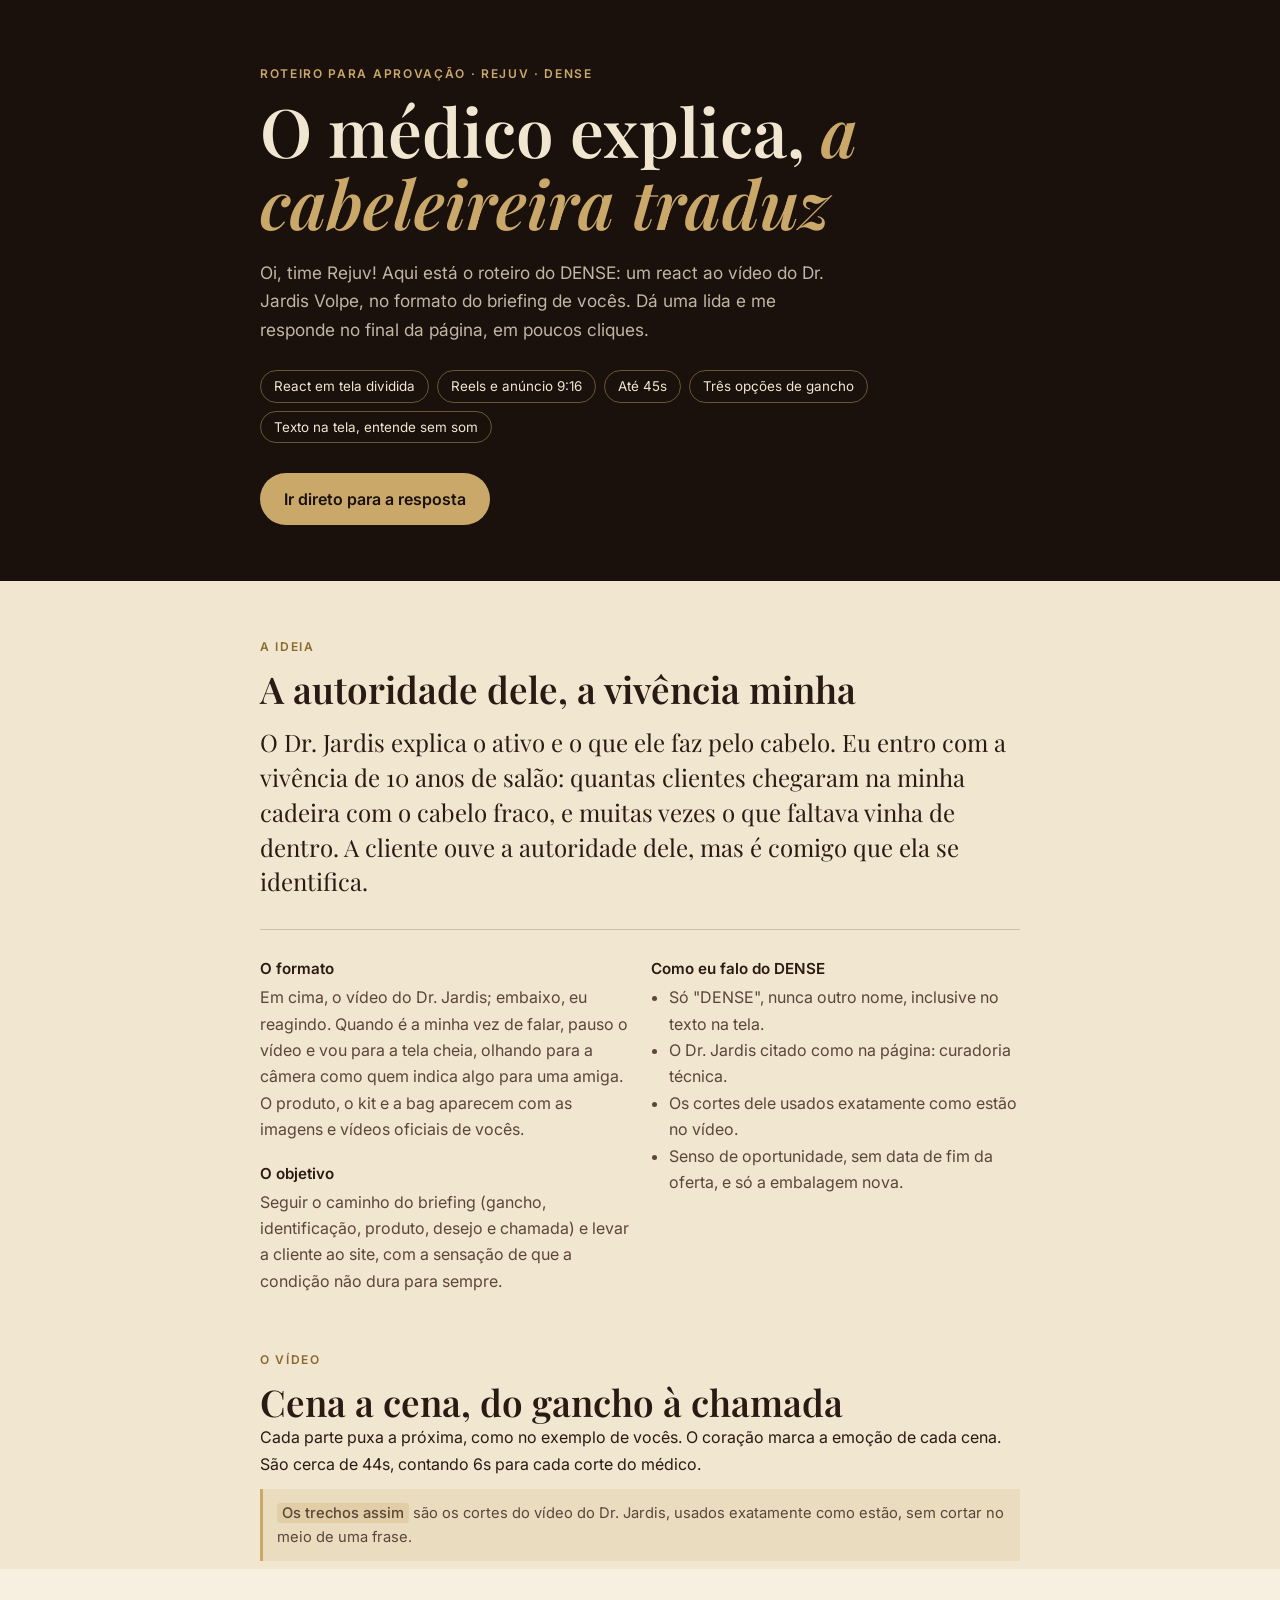
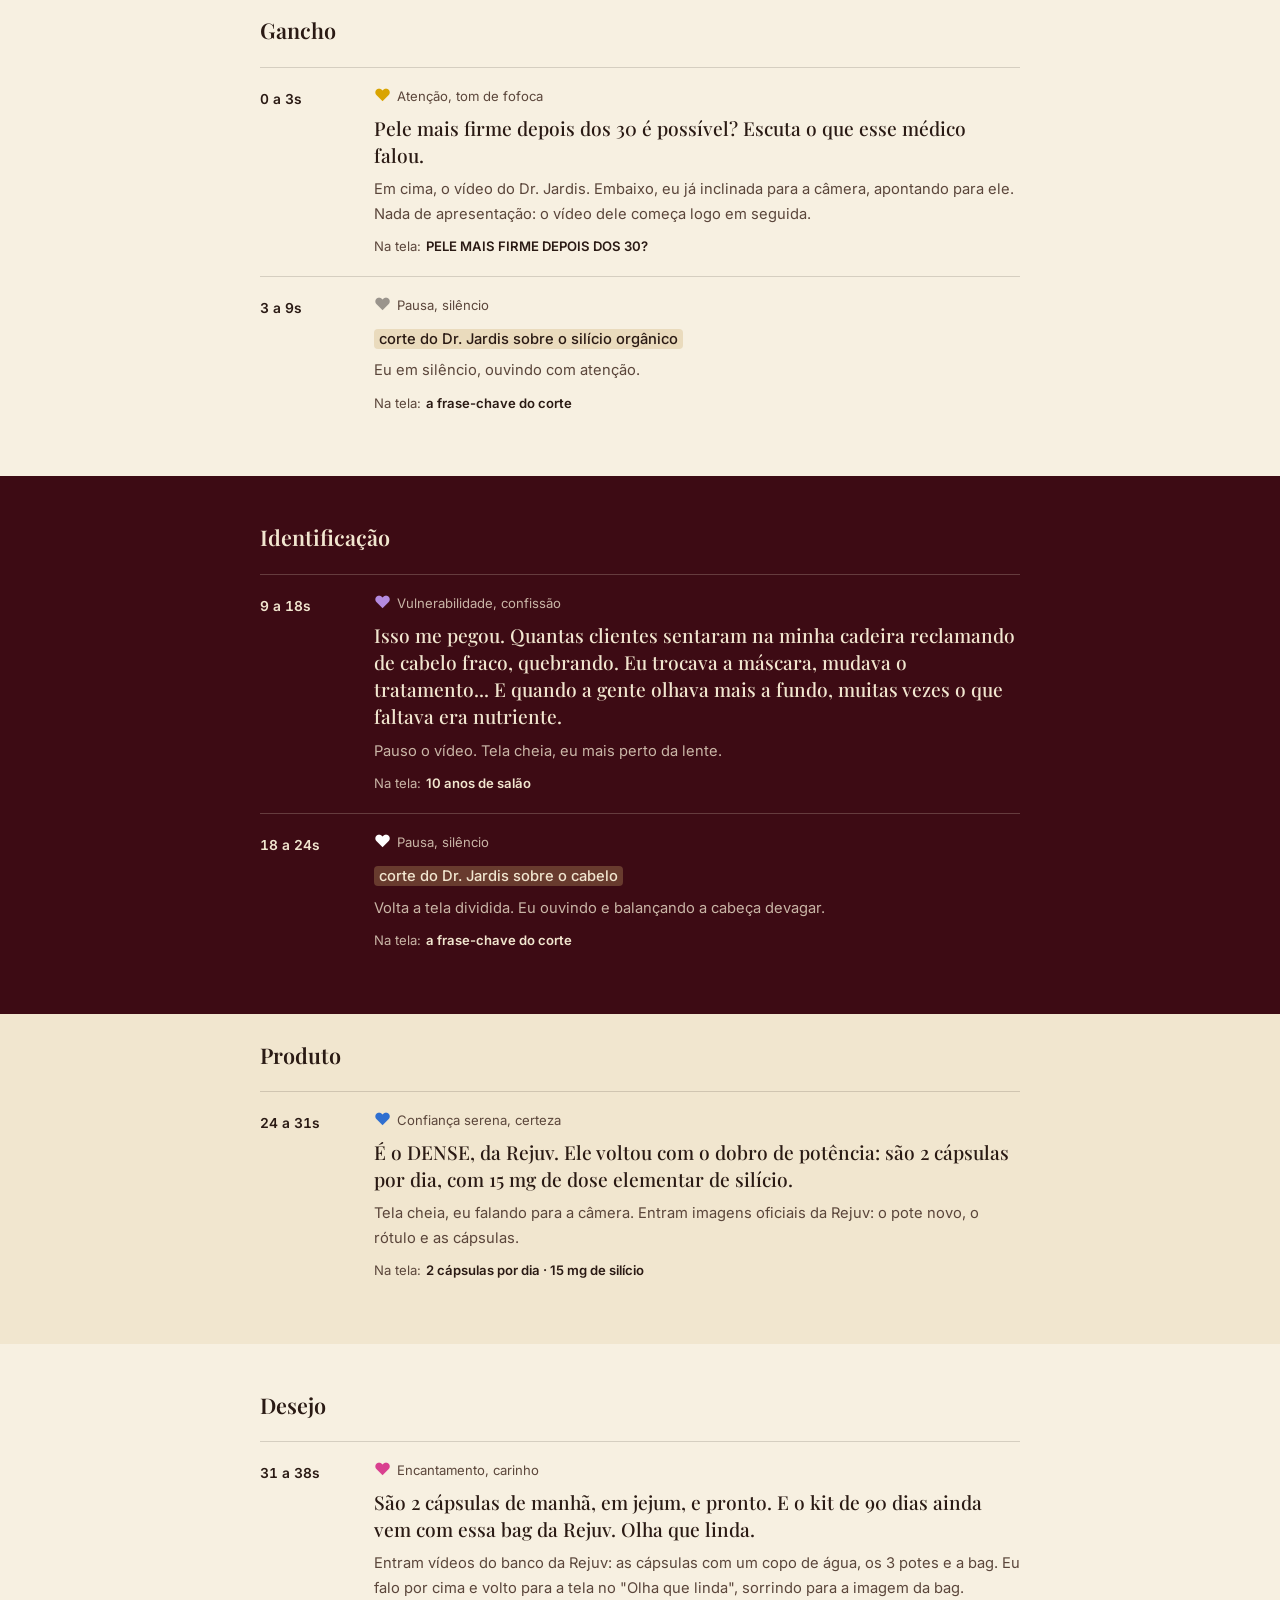
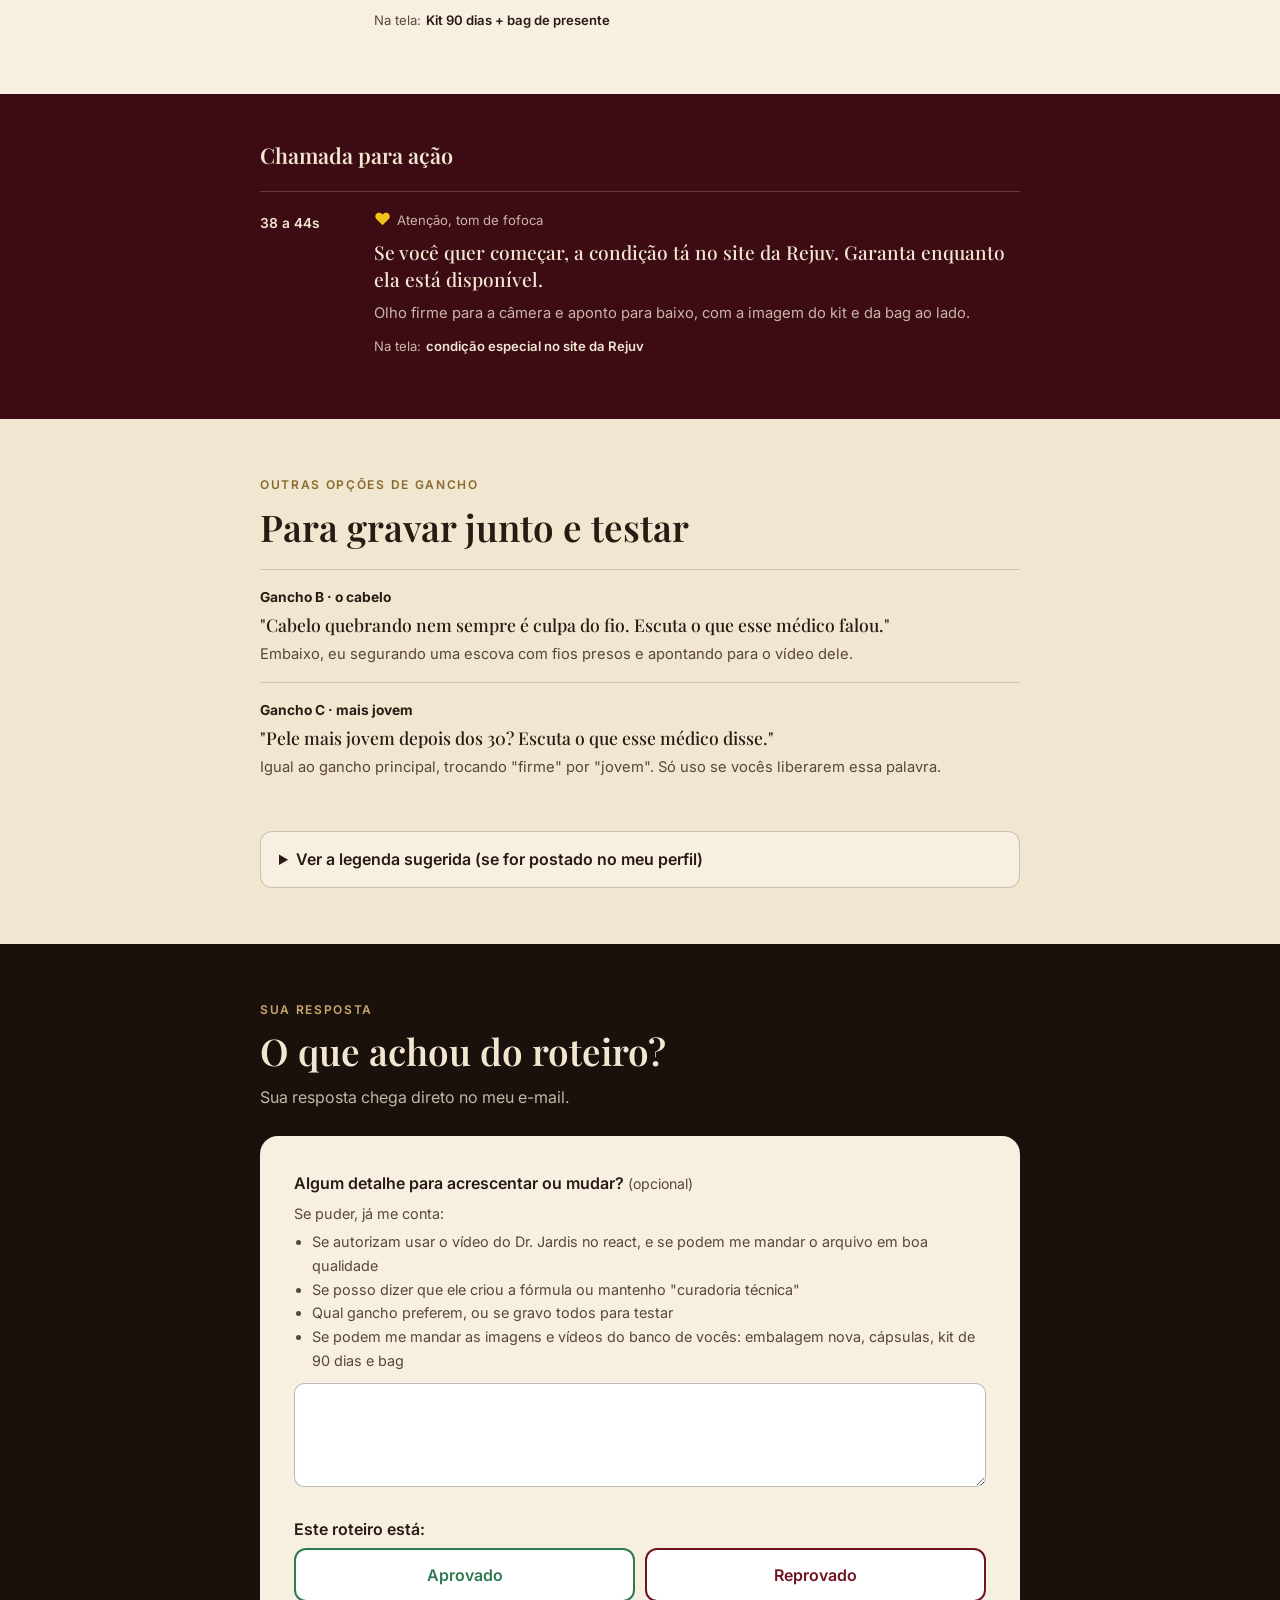
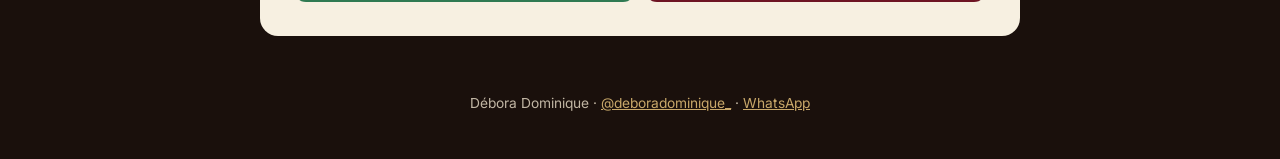
<file: roteiro.html>
<!doctype html>
<html lang="pt-BR">
<head>
<meta charset="utf-8">
<meta name="viewport" content="width=device-width, initial-scale=1">
<title>Roteiro DENSE | Débora Dominique</title>
<meta name="robots" content="noindex, nofollow">
<meta property="og:title" content="Roteiro para aprovação · DENSE">
<meta property="og:description" content="Roteiro do vídeo do DENSE, da Rejuv, por Débora Dominique. Leia e responda em poucos cliques.">
<meta property="og:type" content="website">
<meta property="og:url" content="https://deboradominique.com/roteiro">
<meta property="og:image" content="https://deboradominique.com/img/og.jpg">
<meta name="theme-color" content="#2a1a14">
<link rel="icon" type="image/svg+xml" href="img/icone.svg">
<link rel="preconnect" href="https://fonts.googleapis.com">
<link rel="preconnect" href="https://fonts.gstatic.com" crossorigin>
<link href="https://fonts.googleapis.com/css2?family=Inter:wght@300;400;500;600&family=Playfair+Display:ital,wght@0,500;0,600;0,700;1,500;1,600&display=swap" rel="stylesheet">
<style>
  :root {
    --vinho: #6e1423;
    --vinho-escuro: #3d0b14;
    --creme: #f1e6cf;
    --creme-claro: #f7f0e1;
    --dourado: #c9a86a;
    --dourado-escuro: #8a6a2f;
    --marrom: #2a1a14;
    --marrom-profundo: #1a100c;
    --texto: #2a1a14;
    --texto-suave: #5b463b;
    --texto-claro: #f1e6cf;
    --texto-claro-suave: rgba(241, 230, 207, .78);
    --verde: #2f7a52;
    --titulo: "Playfair Display", Georgia, serif;
    --corpo: "Inter", system-ui, -apple-system, sans-serif;
  }
  *, *::before, *::after { box-sizing: border-box; }
  html { -webkit-text-size-adjust: 100%; }
  body { margin: 0; font-family: var(--corpo); font-size: 1rem; line-height: 1.65; color: var(--texto); background: var(--creme); }
  h1, h2, h3, p, blockquote, ul { margin: 0; }
  .caixa { width: min(100% - 40px, 760px); margin-inline: auto; }
  section { padding: 56px 0; }
  .sobre { font-size: .75rem; font-weight: 600; letter-spacing: .14em; text-transform: uppercase; color: var(--dourado-escuro); margin-bottom: 10px; }
  h2 { font-family: var(--titulo); font-weight: 600; font-size: clamp(1.7rem, 5vw, 2.3rem); line-height: 1.2; }

  /* Abertura */
  .abertura { background: var(--marrom-profundo); color: var(--texto-claro); padding: 64px 0 56px; }
  .abertura .sobre { color: var(--dourado); }
  h1 { font-family: var(--titulo); font-weight: 600; font-size: clamp(2.5rem, 9vw, 4.2rem); line-height: 1.08; margin-bottom: 20px; }
  h1 em { color: var(--dourado); font-style: italic; }
  .abertura .intro { color: var(--texto-claro-suave); font-size: 1.08rem; max-width: 34em; }
  .fatos { list-style: none; padding: 0; display: flex; flex-wrap: wrap; gap: 8px; margin: 26px 0 30px; }
  .fatos li { border: 1px solid rgba(201, 168, 106, .45); border-radius: 999px; padding: 4px 13px; font-size: .84rem; }
  .botao-claro { display: inline-block; background: var(--dourado); color: var(--marrom-profundo); font-weight: 600; text-decoration: none; padding: 13px 24px; border-radius: 999px; }

  /* A ideia */
  .conceito { font-family: var(--titulo); font-size: clamp(1.25rem, 3.6vw, 1.5rem); line-height: 1.45; margin-top: 14px; }
  .pontos { display: grid; gap: 22px; margin-top: 30px; padding-top: 26px; border-top: 1px solid rgba(42, 26, 20, .18); }
  .pontos h3 { font-size: .95rem; font-weight: 600; margin-bottom: 3px; }
  .pontos p, .pontos li { color: var(--texto-suave); }
  .pontos ul { padding-left: 18px; }

  /* Cenas */
  .bloco { padding: 44px 0; }
  .cabeca-roteiro { padding-bottom: 8px; }
  .cabeca-roteiro p:last-child { color: var(--texto-suave); margin-top: 12px; }
  .bloco h3 { font-family: var(--titulo); font-size: 1.35rem; font-weight: 600; margin-bottom: 18px; }
  .dia { background: var(--creme); padding-top: 24px; }
  .noite { background: var(--vinho-escuro); color: var(--texto-claro); }
  .manha { background: var(--creme-claro); }
  .cena { display: grid; grid-template-columns: 74px 1fr; gap: 14px; padding: 18px 0; border-top: 1px solid rgba(42, 26, 20, .16); }
  .noite .cena { border-color: rgba(241, 230, 207, .22); }
  .tempo { font-weight: 600; font-size: .86rem; font-variant-numeric: tabular-nums; padding-top: 2px; }
  .emocao { font-size: .82rem; color: var(--texto-suave); margin-bottom: 7px; }
  .noite .emocao, .noite .direcao { color: var(--texto-claro-suave); }
  .coracao { font-size: 1.05rem; margin-right: 6px; line-height: 1; }
  .fala { font-family: var(--titulo); font-size: 1.2rem; line-height: 1.42; font-weight: 500; }
  .real { display: inline; background: rgba(201, 168, 106, .3); box-decoration-break: clone; -webkit-box-decoration-break: clone; padding: 1px 5px; border-radius: 4px; font-family: var(--corpo); font-size: .92rem; font-weight: 500; }
  .direcao { font-size: .92rem; color: var(--texto-suave); margin-top: 8px; }
  .tela { font-size: .82rem; font-weight: 600; margin-top: 10px; }
  .tela span { font-weight: 400; color: var(--texto-suave); margin-right: 5px; }
  .noite .tela span { color: var(--texto-claro-suave); }
  .aviso-real { font-size: .92rem; margin-top: 14px; padding: 12px 14px; border-left: 3px solid var(--dourado); background: rgba(201, 168, 106, .16); }

  /* Ganchos e legenda */
  .extras { background: var(--creme); }
  .gancho { padding: 16px 0; border-top: 1px solid rgba(42, 26, 20, .16); }
  .gancho:first-of-type { margin-top: 20px; }
  .gancho strong { display: block; font-size: .86rem; margin-bottom: 4px; }
  .gancho .fala { font-size: 1.1rem; }
  .gancho .direcao { margin-top: 4px; }
  details { margin-top: 36px; border: 1px solid rgba(42, 26, 20, .22); border-radius: 12px; background: var(--creme-claro); }
  summary { cursor: pointer; padding: 14px 18px; font-weight: 600; }
  .legenda { padding: 0 18px 18px; font-size: .95rem; color: var(--texto-suave); }
  .legenda p + p { margin-top: 10px; }

  /* Resposta */
  .resposta { background: var(--marrom-profundo); color: var(--texto-claro); scroll-margin-top: 0; }
  .resposta .sobre { color: var(--dourado); }
  .resposta > .caixa > p.apoio { color: var(--texto-claro-suave); margin-top: 10px; }
  .cartao { background: var(--creme-claro); color: var(--texto); border-radius: 18px; padding: 26px 22px; margin-top: 26px; }
  .cartao label, .rotulo { display: block; font-weight: 600; margin-bottom: 6px; }
  .opcional { font-weight: 400; color: var(--texto-suave); font-size: .88rem; }
  .perguntas { font-size: .9rem; color: var(--texto-suave); padding-left: 18px; margin-bottom: 10px; }
  textarea, input[type=text] { width: 100%; font: inherit; color: var(--texto); background: #fff; border: 1px solid rgba(42, 26, 20, .3); border-radius: 10px; padding: 12px 13px; }
  textarea { min-height: 104px; resize: vertical; }
  :is(textarea, input, button, a, summary):focus-visible { outline: 3px solid var(--dourado-escuro); outline-offset: 2px; }
  .campo { margin-top: 22px; }
  .decisao { display: grid; grid-template-columns: 1fr 1fr; gap: 10px; }
  .decisao button { font: inherit; font-weight: 600; cursor: pointer; min-height: 54px; border-radius: 12px; background: #fff; border: 2px solid; }
  #aprovar { color: var(--verde); border-color: var(--verde); }
  #reprovar { color: var(--vinho); border-color: var(--vinho); }
  #aprovar[aria-pressed=true] { background: var(--verde); color: #fff; }
  #reprovar[aria-pressed=true] { background: var(--vinho); color: #fff; }
  [hidden] { display: none !important; }
  #enviar { width: 100%; margin-top: 22px; font: inherit; font-weight: 600; cursor: pointer; min-height: 54px; border: 0; border-radius: 999px; background: var(--marrom); color: var(--creme-claro); }
  #enviar:disabled { opacity: .6; cursor: wait; }
  #aviso { margin-top: 12px; font-size: .92rem; color: var(--vinho); font-weight: 500; }
  #aviso:empty { display: none; }
  .obrigada h3 { font-family: var(--titulo); font-size: 1.6rem; font-weight: 600; margin-bottom: 8px; }
  .obrigada p { color: var(--texto-suave); }

  footer { background: var(--marrom-profundo); color: var(--texto-claro-suave); text-align: center; font-size: .86rem; padding: 0 20px 44px; }
  footer a { color: var(--dourado); }

  @media (min-width: 700px) {
    .cena { grid-template-columns: 100px 1fr; }
    .pontos { grid-template-columns: 1fr 1fr; }
    .cartao { padding: 34px; }
  }
</style>
</head>
<body>

<header class="abertura">
  <div class="caixa">
    <p class="sobre">Roteiro para aprovação · Rejuv · DENSE</p>
    <h1>O médico explica, <em>a cabeleireira traduz</em></h1>
    <p class="intro">Oi, time Rejuv! Aqui está o roteiro do DENSE: um react ao vídeo do Dr. Jardis Volpe, no formato do briefing de vocês. Dá uma lida e me responde no final da página, em poucos cliques.</p>
    <ul class="fatos">
      <li>React em tela dividida</li>
      <li>Reels e anúncio 9:16</li>
      <li>Até 45s</li>
      <li>Três opções de gancho</li>
      <li>Texto na tela, entende sem som</li>
    </ul>
    <a class="botao-claro" href="#responder" id="irResposta">Ir direto para a resposta</a>
  </div>
</header>

<main>
  <section>
    <div class="caixa">
      <p class="sobre">A ideia</p>
      <h2>A autoridade dele, a vivência minha</h2>
      <p class="conceito">O Dr. Jardis explica o ativo e o que ele faz pelo cabelo. Eu entro com a vivência de 10 anos de salão: quantas clientes chegaram na minha cadeira com o cabelo fraco, e muitas vezes o que faltava vinha de dentro. A cliente ouve a autoridade dele, mas é comigo que ela se identifica.</p>
      <div class="pontos">
        <div>
          <h3>O formato</h3>
          <p>Em cima, o vídeo do Dr. Jardis; embaixo, eu reagindo. Quando é a minha vez de falar, pauso o vídeo e vou para a tela cheia, olhando para a câmera como quem indica algo para uma amiga. O produto, o kit e a bag aparecem com as imagens e vídeos oficiais de vocês.</p>
          <h3 style="margin-top:18px">O objetivo</h3>
          <p>Seguir o caminho do briefing (gancho, identificação, produto, desejo e chamada) e levar a cliente ao site, com a sensação de que a condição não dura para sempre.</p>
        </div>
        <div>
          <h3>Como eu falo do DENSE</h3>
          <ul>
            <li>Só "DENSE", nunca outro nome, inclusive no texto na tela.</li>
            <li>O Dr. Jardis citado como na página: curadoria técnica.</li>
            <li>Os cortes dele usados exatamente como estão no vídeo.</li>
            <li>Senso de oportunidade, sem data de fim da oferta, e só a embalagem nova.</li>
          </ul>
        </div>
      </div>
    </div>
  </section>

  <div class="caixa cabeca-roteiro">
    <p class="sobre">O vídeo</p>
    <h2>Cena a cena, do gancho à chamada</h2>
    <p>Cada parte puxa a próxima, como no exemplo de vocês. O coração marca a emoção de cada cena. São cerca de 44s, contando 6s para cada corte do médico.</p>
    <p class="aviso-real"><span class="real">Os trechos assim</span> são os cortes do vídeo do Dr. Jardis, usados exatamente como estão, sem cortar no meio de uma frase.</p>
  </div>

  <div class="bloco manha">
    <div class="caixa">
      <h3>Gancho</h3>
      <article class="cena">
        <div class="tempo">0 a 3s</div>
        <div>
          <p class="emocao"><span class="coracao" style="color:#d9a400">&#9829;&#xFE0E;</span>Atenção, tom de fofoca</p>
          <blockquote class="fala">Pele mais firme depois dos 30 é possível? Escuta o que esse médico falou.</blockquote>
          <p class="direcao">Em cima, o vídeo do Dr. Jardis. Embaixo, eu já inclinada para a câmera, apontando para ele. Nada de apresentação: o vídeo dele começa logo em seguida.</p>
          <p class="tela"><span>Na tela:</span>PELE MAIS FIRME DEPOIS DOS 30?</p>
        </div>
      </article>
      <article class="cena">
        <div class="tempo">3 a 9s</div>
        <div>
          <p class="emocao"><span class="coracao" style="color:#9a948c">&#9829;&#xFE0E;</span>Pausa, silêncio</p>
          <blockquote class="fala"><span class="real">corte do Dr. Jardis sobre o silício orgânico</span></blockquote>
          <p class="direcao">Eu em silêncio, ouvindo com atenção.</p>
          <p class="tela"><span>Na tela:</span>a frase-chave do corte</p>
        </div>
      </article>
    </div>
  </div>

  <div class="bloco noite">
    <div class="caixa">
      <h3>Identificação</h3>
      <article class="cena">
        <div class="tempo">9 a 18s</div>
        <div>
          <p class="emocao"><span class="coracao" style="color:#b48be0">&#9829;&#xFE0E;</span>Vulnerabilidade, confissão</p>
          <blockquote class="fala">Isso me pegou. Quantas clientes sentaram na minha cadeira reclamando de cabelo fraco, quebrando. Eu trocava a máscara, mudava o tratamento... E quando a gente olhava mais a fundo, muitas vezes o que faltava era nutriente.</blockquote>
          <p class="direcao">Pauso o vídeo. Tela cheia, eu mais perto da lente.</p>
          <p class="tela"><span>Na tela:</span>10 anos de salão</p>
        </div>
      </article>
      <article class="cena">
        <div class="tempo">18 a 24s</div>
        <div>
          <p class="emocao"><span class="coracao" style="color:#ffffff">&#9829;&#xFE0E;</span>Pausa, silêncio</p>
          <blockquote class="fala"><span class="real">corte do Dr. Jardis sobre o cabelo</span></blockquote>
          <p class="direcao">Volta a tela dividida. Eu ouvindo e balançando a cabeça devagar.</p>
          <p class="tela"><span>Na tela:</span>a frase-chave do corte</p>
        </div>
      </article>
    </div>
  </div>

  <div class="bloco dia">
    <div class="caixa">
      <h3>Produto</h3>
      <article class="cena">
        <div class="tempo">24 a 31s</div>
        <div>
          <p class="emocao"><span class="coracao" style="color:#2f6fd0">&#9829;&#xFE0E;</span>Confiança serena, certeza</p>
          <blockquote class="fala">É o DENSE, da Rejuv. Ele voltou com o dobro de potência: são 2 cápsulas por dia, com 15 mg de dose elementar de silício.</blockquote>
          <p class="direcao">Tela cheia, eu falando para a câmera. Entram imagens oficiais da Rejuv: o pote novo, o rótulo e as cápsulas.</p>
          <p class="tela"><span>Na tela:</span>2 cápsulas por dia · 15 mg de silício</p>
        </div>
      </article>
    </div>
  </div>

  <div class="bloco manha">
    <div class="caixa">
      <h3>Desejo</h3>
      <article class="cena">
        <div class="tempo">31 a 38s</div>
        <div>
          <p class="emocao"><span class="coracao" style="color:#d9408f">&#9829;&#xFE0E;</span>Encantamento, carinho</p>
          <blockquote class="fala">São 2 cápsulas de manhã, em jejum, e pronto. E o kit de 90 dias ainda vem com essa bag da Rejuv. Olha que linda.</blockquote>
          <p class="direcao">Entram vídeos do banco da Rejuv: as cápsulas com um copo de água, os 3 potes e a bag. Eu falo por cima e volto para a tela no "Olha que linda", sorrindo para a imagem da bag.</p>
          <p class="tela"><span>Na tela:</span>Kit 90 dias + bag de presente</p>
        </div>
      </article>
    </div>
  </div>

  <div class="bloco noite">
    <div class="caixa">
      <h3>Chamada para ação</h3>
      <article class="cena">
        <div class="tempo">38 a 44s</div>
        <div>
          <p class="emocao"><span class="coracao" style="color:#f0c419">&#9829;&#xFE0E;</span>Atenção, tom de fofoca</p>
          <blockquote class="fala">Se você quer começar, a condição tá no site da Rejuv. Garanta enquanto ela está disponível.</blockquote>
          <p class="direcao">Olho firme para a câmera e aponto para baixo, com a imagem do kit e da bag ao lado.</p>
          <p class="tela"><span>Na tela:</span>condição especial no site da Rejuv</p>
        </div>
      </article>
    </div>
  </div>

  <section class="extras">
    <div class="caixa">
      <p class="sobre">Outras opções de gancho</p>
      <h2>Para gravar junto e testar</h2>
      <div class="gancho">
        <strong>Gancho B · o cabelo</strong>
        <p class="fala">"Cabelo quebrando nem sempre é culpa do fio. Escuta o que esse médico falou."</p>
        <p class="direcao">Embaixo, eu segurando uma escova com fios presos e apontando para o vídeo dele.</p>
      </div>
      <div class="gancho">
        <strong>Gancho C · mais jovem</strong>
        <p class="fala">"Pele mais jovem depois dos 30? Escuta o que esse médico disse."</p>
        <p class="direcao">Igual ao gancho principal, trocando "firme" por "jovem". Só uso se vocês liberarem essa palavra.</p>
      </div>
      <details>
        <summary>Ver a legenda sugerida (se for postado no meu perfil)</summary>
        <div class="legenda">
          <p>Você sabia que cabelo quebrando, unha lascando e pele perdendo firmeza podem ter a mesma origem?</p>
          <p>Foram 10 anos de salão cuidando do fio por fora. Quando o médico falou de cabelo, eu parei.</p>
          <p>Quem aí sofre mais: com o cabelo, a unha ou a pele?</p>
          <p>Parceria com <span class="real">perfil da Rejuv</span></p>
        </div>
      </details>
    </div>
  </section>

  <section class="resposta" id="responder">
    <div class="caixa">
      <p class="sobre">Sua resposta</p>
      <h2>O que achou do roteiro?</h2>
      <p class="apoio">Sua resposta chega direto no meu e-mail.</p>

      <div class="cartao">
        <form id="formulario" novalidate>
          <label for="detalhes">Algum detalhe para acrescentar ou mudar? <span class="opcional">(opcional)</span></label>
          <p class="perguntas" style="padding:0;margin-bottom:4px">Se puder, já me conta:</p>
          <ul class="perguntas">
            <li>Se autorizam usar o vídeo do Dr. Jardis no react, e se podem me mandar o arquivo em boa qualidade</li>
            <li>Se posso dizer que ele criou a fórmula ou mantenho "curadoria técnica"</li>
            <li>Qual gancho preferem, ou se gravo todos para testar</li>
            <li>Se podem me mandar as imagens e vídeos do banco de vocês: embalagem nova, cápsulas, kit de 90 dias e bag</li>
          </ul>
          <textarea id="detalhes" name="detalhes"></textarea>

          <div class="campo">
            <span class="rotulo" id="rotuloDecisao">Este roteiro está:</span>
            <div class="decisao" role="group" aria-labelledby="rotuloDecisao">
              <button type="button" id="aprovar" aria-pressed="false">Aprovado</button>
              <button type="button" id="reprovar" aria-pressed="false">Reprovado</button>
            </div>
          </div>

          <div class="campo" id="campoMudar" hidden>
            <label for="mudar">O que devo mudar?</label>
            <textarea id="mudar" name="mudar"></textarea>
          </div>

          <div id="fim" hidden>
            <div class="campo">
              <label for="nome">Seu nome <span class="opcional">(opcional)</span></label>
              <input type="text" id="nome" name="nome" autocomplete="name">
            </div>
            <input type="text" name="_honey" id="pote" tabindex="-1" autocomplete="off" aria-hidden="true" style="position:absolute;left:-9999px">
            <button type="submit" id="enviar">Enviar resposta</button>
          </div>
          <p id="aviso" role="alert"></p>
        </form>

        <div class="obrigada" id="obrigada" tabindex="-1" hidden>
          <h3 id="obrigadaTitulo"></h3>
          <p id="obrigadaTexto"></p>
        </div>
      </div>
    </div>
  </section>
</main>

<footer>
  <p>Débora Dominique · <a href="https://www.instagram.com/deboradominique_/" target="_blank" rel="noopener">@deboradominique_</a> · <a href="https://wa.me/5531984042252" target="_blank" rel="noopener">WhatsApp</a></p>
</footer>

<script>
  // EDITE AQUI quando reaproveitar a página para outro roteiro
  const ROTEIRO = { nome: 'Rejuv · DENSE (react: o médico explica, a cabeleireira traduz)', curto: 'DENSE', email: 'contato@deboradominique.com' };

  const $ = (id) => document.getElementById(id);
  let decisao = '';

  $('irResposta').addEventListener('click', (e) => {
    e.preventDefault();
    $('responder').scrollIntoView({ behavior: 'smooth' });
  });

  function escolher(valor) {
    decisao = valor;
    $('aprovar').setAttribute('aria-pressed', valor === 'APROVADO');
    $('reprovar').setAttribute('aria-pressed', valor === 'REPROVADO');
    $('campoMudar').hidden = valor !== 'REPROVADO';
    $('fim').hidden = false;
    $('enviar').textContent = valor === 'APROVADO' ? 'Enviar aprovação' : 'Enviar ajustes';
    $('aviso').textContent = '';
    if (valor === 'REPROVADO') $('mudar').focus();
  }
  $('aprovar').addEventListener('click', () => escolher('APROVADO'));
  $('reprovar').addEventListener('click', () => escolher('REPROVADO'));

  function abrirEmail(assunto, linhas) {
    location.href = `mailto:${ROTEIRO.email}?subject=${encodeURIComponent(assunto)}&body=${encodeURIComponent(linhas.join('\n\n'))}`;
  }

  $('formulario').addEventListener('submit', async (e) => {
    e.preventDefault();
    if ($('pote').value) return; // proteção contra robôs
    const mudar = $('mudar').value.trim();
    if (decisao === 'REPROVADO' && !mudar) {
      $('aviso').textContent = 'Me conta o que devo mudar, por favor.';
      $('mudar').focus();
      return;
    }
    const detalhes = $('detalhes').value.trim();
    const nome = $('nome').value.trim();
    const assunto = `Roteiro ${ROTEIRO.curto}: ${decisao}`;
    const dados = {
      Roteiro: ROTEIRO.nome,
      Resposta: decisao,
      'Detalhes para acrescentar ou mudar': detalhes || '(em branco)'
    };
    if (decisao === 'REPROVADO') dados['O que devo mudar'] = mudar;
    dados.Nome = nome || '(em branco)';

    $('enviar').disabled = true;
    $('aviso').textContent = '';
    const textoBotao = $('enviar').textContent;
    $('enviar').textContent = 'Enviando...';
    try {
      const resposta = await fetch(`https://formsubmit.co/ajax/${ROTEIRO.email}`, {
        method: 'POST',
        headers: { 'Content-Type': 'application/json', Accept: 'application/json' },
        body: JSON.stringify({ ...dados, _subject: assunto, _template: 'table', _captcha: 'false' })
      });
      const retorno = await resposta.json().catch(() => ({}));
      if (!resposta.ok || String(retorno.success) === 'false') throw new Error('falha');
      $('formulario').hidden = true;
      $('obrigada').hidden = false;
      $('obrigadaTitulo').textContent = decisao === 'APROVADO' ? 'Aprovação recebida. Obrigada!' : 'Recebi seus ajustes. Obrigada!';
      $('obrigadaTexto').textContent = decisao === 'APROVADO'
        ? 'Já vou seguir com a gravação. Qualquer novidade, eu te chamo.'
        : 'Vou ajustar o roteiro e te mando a nova versão.';
      $('obrigada').focus();
    } catch (erro) {
      $('aviso').textContent = 'Não consegui enviar por aqui. Abri o seu e-mail com a resposta pronta. Se preferir, me chama no WhatsApp.';
      abrirEmail(assunto, Object.entries(dados).map(([campo, valor]) => `${campo}: ${valor}`));
    } finally {
      $('enviar').disabled = false;
      $('enviar').textContent = textoBotao;
    }
  });
</script>
<script data-goatcounter="https://deboradominique.goatcounter.com/count" data-goatcounter-settings='{"path":"/roteiro"}' async src="//gc.zgo.at/count.js"></script>
</body>
</html>
</file>
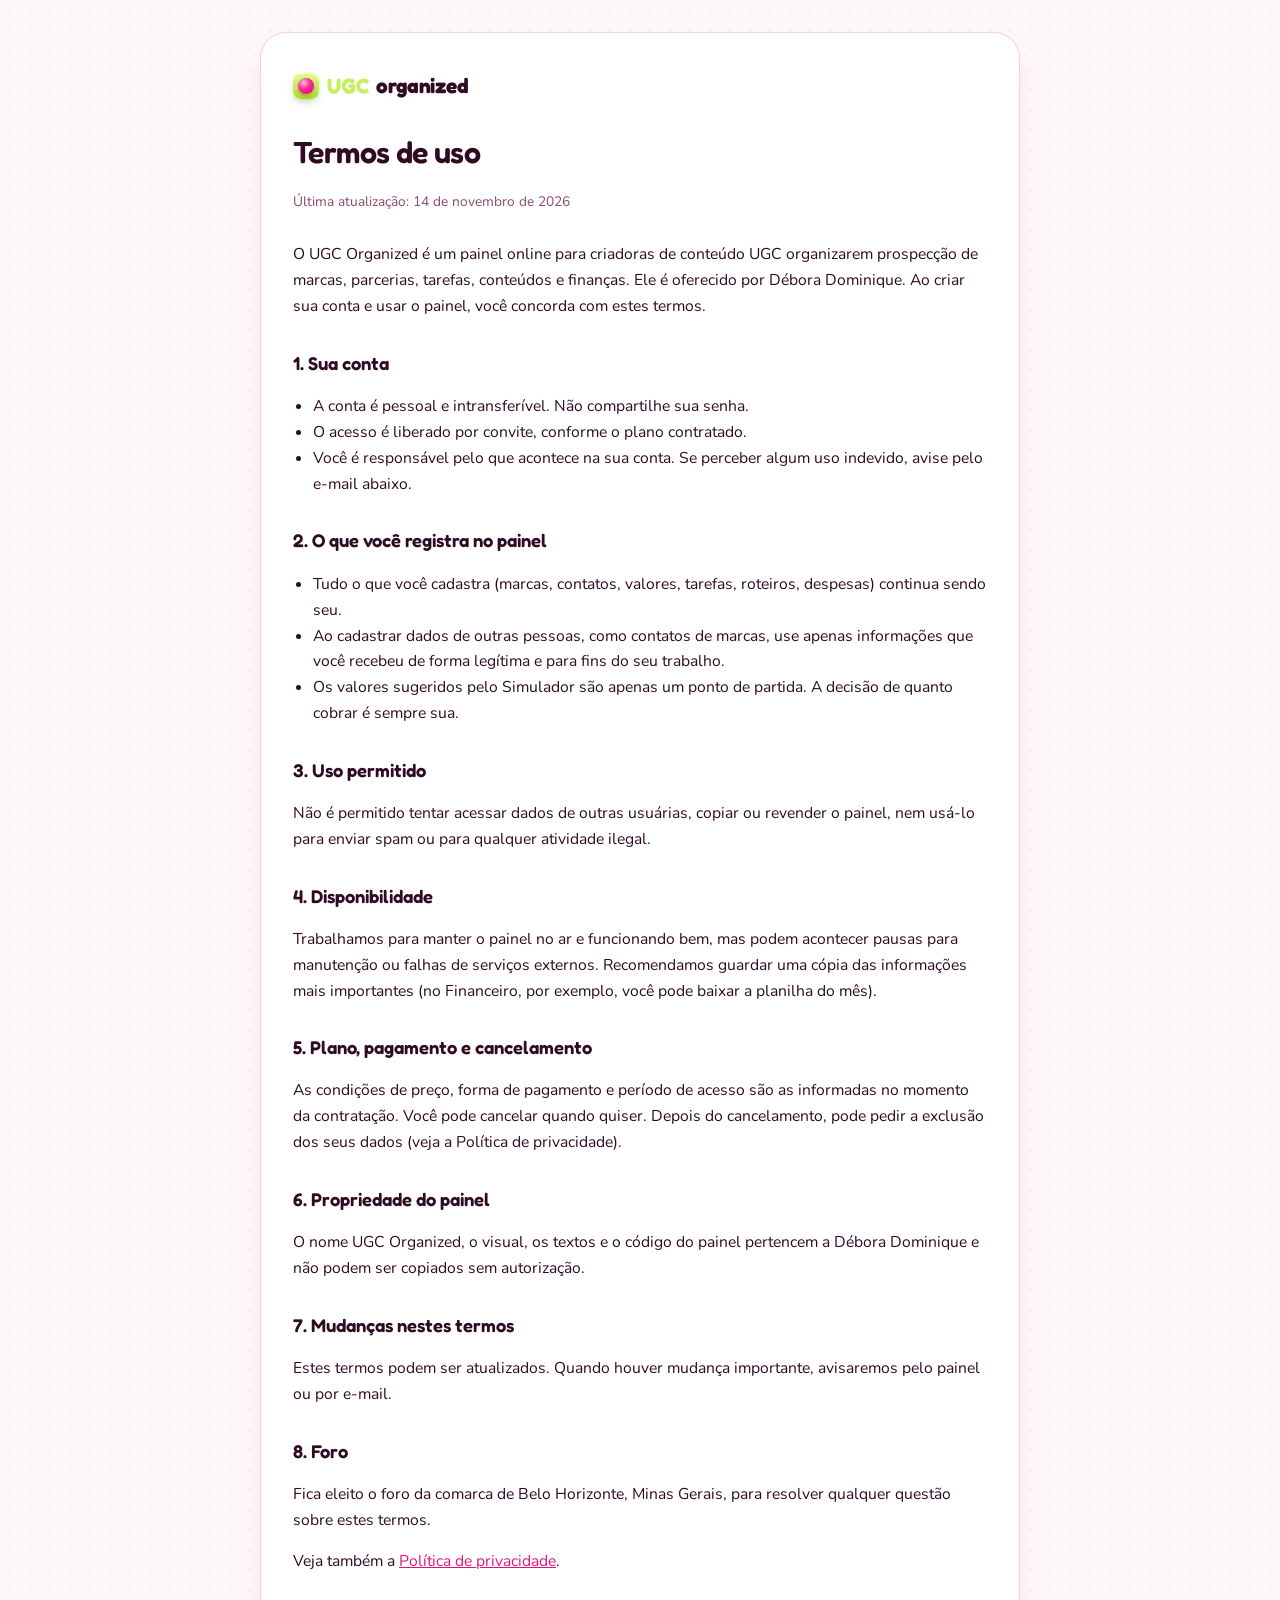
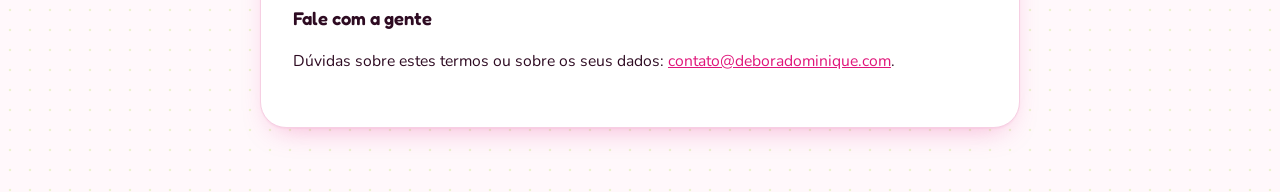
<file: termos.html>
<!DOCTYPE html>
<html lang="pt-BR">
<head>
  <meta charset="UTF-8">
  <meta name="viewport" content="width=device-width, initial-scale=1">
  <title>Termos de uso · UGC Organized</title>
  <link rel="icon" type="image/png" sizes="192x192" href="/app/icone-192.png?v=4">
  <link rel="apple-touch-icon" sizes="180x180" href="/app/icone-180.png?v=4">
  <script src="js/tema.js?v=2"></script>
  <link rel="stylesheet" href="css/tema-y2k.css?v=6">
  <style>
    * { box-sizing: border-box; }
    body { margin: 0; font-family: var(--texto); color: var(--ameixa); line-height: 1.65; padding: 32px 16px 64px; }
    main { max-width: 760px; margin: 0 auto; background: var(--branco); border: 1px solid #f6cfe3; border-radius: 26px; padding: 36px 32px; box-shadow: var(--sombra); }
    .logo { font-family: var(--titulo); font-weight: 700; font-size: 1.3rem; margin-bottom: 24px; color: var(--ameixa); text-decoration: none; }
    h1 { font-family: var(--titulo); font-weight: 600; font-size: 1.9rem; letter-spacing: -.02em; margin: 0 0 4px; }
    .data { color: var(--suave); font-size: .86rem; margin-bottom: 28px; }
    h2 { font-family: var(--titulo); font-weight: 600; font-size: 1.15rem; margin: 28px 0 6px; }
    p, li { font-size: .98rem; }
    ul { padding-left: 20px; }
    a { color: var(--vinho); }
    @media (max-width: 560px) { main { padding: 26px 18px; } h1 { font-size: 1.5rem; } }
  </style>
</head>
<body>
<main>
  <a class="logo" href="login.html"><span class="bolinha" aria-hidden="true"></span><b>UGC</b> organized</a>
  <h1>Termos de uso</h1>
  <p class="data">Última atualização: 14 de novembro de 2026</p>

  <p>O UGC Organized é um painel online para criadoras de conteúdo UGC organizarem prospecção de marcas, parcerias, tarefas, conteúdos e finanças. Ele é oferecido por Débora Dominique. Ao criar sua conta e usar o painel, você concorda com estes termos.</p>

  <h2>1. Sua conta</h2>
  <ul>
    <li>A conta é pessoal e intransferível. Não compartilhe sua senha.</li>
    <li>O acesso é liberado por convite, conforme o plano contratado.</li>
    <li>Você é responsável pelo que acontece na sua conta. Se perceber algum uso indevido, avise pelo e-mail abaixo.</li>
  </ul>

  <h2>2. O que você registra no painel</h2>
  <ul>
    <li>Tudo o que você cadastra (marcas, contatos, valores, tarefas, roteiros, despesas) continua sendo seu.</li>
    <li>Ao cadastrar dados de outras pessoas, como contatos de marcas, use apenas informações que você recebeu de forma legítima e para fins do seu trabalho.</li>
    <li>Os valores sugeridos pelo Simulador são apenas um ponto de partida. A decisão de quanto cobrar é sempre sua.</li>
  </ul>

  <h2>3. Uso permitido</h2>
  <p>Não é permitido tentar acessar dados de outras usuárias, copiar ou revender o painel, nem usá-lo para enviar spam ou para qualquer atividade ilegal.</p>

  <h2>4. Disponibilidade</h2>
  <p>Trabalhamos para manter o painel no ar e funcionando bem, mas podem acontecer pausas para manutenção ou falhas de serviços externos. Recomendamos guardar uma cópia das informações mais importantes (no Financeiro, por exemplo, você pode baixar a planilha do mês).</p>

  <h2>5. Plano, pagamento e cancelamento</h2>
  <p>As condições de preço, forma de pagamento e período de acesso são as informadas no momento da contratação. Você pode cancelar quando quiser. Depois do cancelamento, pode pedir a exclusão dos seus dados (veja a Política de privacidade).</p>

  <h2>6. Propriedade do painel</h2>
  <p>O nome UGC Organized, o visual, os textos e o código do painel pertencem a Débora Dominique e não podem ser copiados sem autorização.</p>

  <h2>7. Mudanças nestes termos</h2>
  <p>Estes termos podem ser atualizados. Quando houver mudança importante, avisaremos pelo painel ou por e-mail.</p>

  <h2>8. Foro</h2>
  <p>Fica eleito o foro da comarca de Belo Horizonte, Minas Gerais, para resolver qualquer questão sobre estes termos.</p>

  <p>Veja também a <a href="privacidade.html">Política de privacidade</a>.</p>
  <h2>Fale com a gente</h2>
  <p>Dúvidas sobre estes termos ou sobre os seus dados: <a href="mailto:contato@deboradominique.com">contato@deboradominique.com</a>.</p>
</main>
</body>
</html>
</file>
<file: css/tema-y2k.css>
/* =========================================================
   tema-y2k.css · UGC Organized
   Estética garota anos 2000: tudo rosa, brilho de gel e glitter.
   Carregado por ÚLTIMO: sobrescreve as cores do painel.
   (Os nomes das variáveis vêm da versão antiga; só os valores mudaram.)
   ========================================================= */
@import url('https://fonts.googleapis.com/css2?family=Fredoka:wght@400;500;600;700&family=Nunito:wght@400;500;600;700;800&display=swap');

:root, :root:not([data-theme]) {
  --vinho: #e0157a;          /* rosa choque: botões, destaques */
  --vinho-escuro: #a80d5a;   /* rosa profundo: hover */
  --vinho-claro: #ffe0ef;    /* rosa bebê: selos */
  --creme: #ffe4f1;
  --creme-claro: #fff5fa;    /* fundo */
  --dourado: #ff4fa3;        /* chiclete: estrelas, brilhos */
  --dourado-claro: #fff1c4;  /* amarelo manteiga: alertas */
  --branco: #ffffff;
  --grafite: #3d0f2b;        /* texto: ameixa */
  --suave: #8a4a6e;
  --borda: #ffc6e2;
  --verde: #1f8a5b;
  --vermelho: #d62839;
  --titulo: 'Fredoka', 'Nunito', system-ui, sans-serif;
  --texto: 'Nunito', system-ui, -apple-system, sans-serif;
  --gel: linear-gradient(180deg, #ff7cbf 0%, #ff2d95 55%, #e0157a 100%);
  --gel-sombra: inset 0 1px 0 rgba(255,255,255,.65), inset 0 -2px 6px rgba(168,13,90,.25), 0 8px 18px -8px rgba(224,21,122,.65);
  --sombra: 0 1px 2px rgba(224,21,122,.06), 0 12px 30px -14px rgba(224,21,122,.35);
}

/* Fundo de bolinhas */
body {
  background-color: var(--creme-claro);
  background-image: radial-gradient(rgba(255,79,163,.16) 1.4px, transparent 1.6px);
  background-size: 20px 20px;
}

/* Logo com a bolinha rosa choque */
.logo { font-family: var(--titulo); font-weight: 700; letter-spacing: -.01em; display: flex; align-items: center; gap: 8px; }
.logo .bolinha { width: 14px; height: 14px; border-radius: 50%; flex-shrink: 0; background: radial-gradient(circle at 35% 30%, #ff9fd0, #ff1493 55%, #c20f6c); box-shadow: 0 0 10px rgba(255,20,147,.6); }
.logo b { color: var(--dourado); font-weight: 700; }
.logo .brilho { font-size: .7em; color: #fff; opacity: .9; }

/* Títulos em gel */
.topo h1, .cartao h2, .coluna h3, h1 { font-weight: 600; letter-spacing: -.01em; }
.saudacao { font-family: var(--titulo); font-style: normal; color: var(--vinho); font-weight: 500; }
.saudacao::after { content: ' ✦'; color: var(--dourado); }

/* Sidebar rosa com brilho */
.sidebar {
  background: linear-gradient(170deg, #ff5fae 0%, #ff2d95 45%, #c8106a 100%);
  color: #fff;
  box-shadow: inset -1px 0 0 rgba(255,255,255,.35), 6px 0 30px -12px rgba(224,21,122,.5);
}
.sidebar::before { content: '✦  ✧  ✦'; position: absolute; bottom: 150px; left: 24px; color: rgba(255,255,255,.35); letter-spacing: 6px; font-size: .9rem; pointer-events: none; }
.sidebar .logo { color: #fff; text-shadow: 0 2px 10px rgba(168,13,90,.35); }
.sidebar .logo b { color: #fff3a8; }
.menu-rotulo, .usuario-rotulo { color: rgba(255,255,255,.75); }
.aba { color: rgba(255,255,255,.88); font-weight: 600; border-radius: 999px; }
.aba:hover { background: rgba(255,255,255,.16); color: #fff; }
.aba.ativa { background: rgba(255,255,255,.95); color: var(--vinho); box-shadow: 0 6px 16px -6px rgba(120,0,60,.5), inset 0 -2px 0 rgba(255,79,163,.25); }
.usuario-email { color: #fff; }
.sidebar-rodape { border-top-color: rgba(255,255,255,.3); }
.sair { border-color: rgba(255,255,255,.7); color: #fff; border-radius: 999px; }
.sair:hover { background: rgba(255,255,255,.18); }
.selo-aba { background: #fff3a8; color: var(--vinho-escuro); box-shadow: 0 0 0 2px rgba(255,255,255,.6); }

/* Botões de gel */
.btn-primario, .botao, .periodo.ativo, .vis-btn.ativo, .numero.destaque, .btn.principal {
  background: var(--gel) !important; color: #fff !important; border: 0; box-shadow: var(--gel-sombra);
  text-shadow: 0 1px 1px rgba(168,13,90,.35);
}
.btn-primario, .botao, .btn.principal { border-radius: 999px; }
.btn-primario:hover, .botao:hover, .btn.principal:hover { filter: brightness(1.06) saturate(1.05); transform: translateY(-1px); }
.btn-secundario, .periodos, .visoes, .busca, .btn-menu { border-color: var(--borda); border-radius: 999px; }

/* Cartões fofos */
.cartao { border-color: var(--borda); border-radius: 26px; }
.numero.destaque .rotulo, .numero.destaque .extra { color: #fff; opacity: .92; }
.numero .valor { font-family: var(--titulo); font-weight: 600; color: var(--vinho); }
.numero.destaque .valor { color: #fff; }
.contato-destaque { background: linear-gradient(120deg, #fff, #ffe0ef 60%, #fff1c4); }

/* Barras e gráficos em rosa */
.barra { background: var(--gel); }
.barra-col:hover .barra, .barra-col:focus .barra { background: linear-gradient(180deg, #fff1c4, #ffb3d9); }
.preenchido { background: linear-gradient(90deg, #ff2d95, #ff8fc7); }
.preenchido.ouro { background: linear-gradient(90deg, #c77dff, #ff8fc7); }
.trilho { background: #ffe4f1; }
.dica { background: var(--vinho-escuro); }

/* Funil e marcas */
.coluna { background: rgba(255,228,241,.6); border-radius: 26px; }
.coluna.sobre { background: #fff1c4; border-color: var(--dourado); }
.coluna.producao { background: rgba(255,208,232,.6); }
.card-marca { border-radius: 18px; }
.card-marca:hover { box-shadow: 0 10px 24px -12px rgba(224,21,122,.5); }
.avancar:hover { background: var(--gel); }
.estrela.on, .estrelas { color: var(--dourado); text-shadow: 0 0 6px rgba(255,79,163,.4); }
.legenda .pagamento::before, .ev.pagamento { background: #c77dff; }
.dia.hoje { outline-color: var(--dourado); }
.ficha-cab small { color: var(--dourado); }
.dialogo-ficha { border-radius: 28px; }
.dialogo-ficha::backdrop { background: rgba(120,0,60,.35); backdrop-filter: blur(3px); }

/* Login */
.cartao-login, main.cartao { border-top-color: var(--vinho); }
input:focus, .campo input:focus, .campo select:focus, .campo textarea:focus { border-color: var(--dourado) !important; box-shadow: 0 0 0 3px rgba(255,79,163,.18) !important; }
.check input, .escolha input { accent-color: var(--vinho); }

/* Seleção de texto rosinha */
::selection { background: #ffb3d9; color: var(--grafite); }

/* Glitter do mouse */
.glitter {
  position: fixed; pointer-events: none; z-index: 9999; line-height: 1; user-select: none;
  animation: glitter-cai .9s ease-out forwards; will-change: transform, opacity;
}
@keyframes glitter-cai {
  0%   { opacity: 1; transform: translate(-50%, -50%) scale(1) rotate(0deg); }
  100% { opacity: 0; transform: translate(calc(-50% + var(--dx)), calc(-50% + var(--dy))) scale(.2) rotate(var(--giro)); }
}

/* =========================================================
   MODO ESCURO · rosa neon na noite (liga pelo botão da barra lateral)
   ========================================================= */
:root[data-theme="dark"] {
  --vinho: #ff4fa3;
  --vinho-escuro: #ff7cbf;
  --vinho-claro: #3a1430;
  --creme: #2c1024;
  --creme-claro: #170910;
  --dourado: #ff8fc7;
  --dourado-claro: #3b2a12;
  --branco: #221019;
  --grafite: #ffe4f1;
  --suave: #d9a3c2;
  --borda: #4d2140;
  --verde: #5fd59a;
  --vermelho: #ff6b7d;
  --sombra: 0 1px 2px rgba(0,0,0,.4), 0 14px 30px -14px rgba(255,20,147,.25);
  color-scheme: dark;
}
:root[data-theme="dark"] body { background-color: var(--creme-claro); background-image: radial-gradient(rgba(255,79,163,.12) 1.4px, transparent 1.6px); }
:root[data-theme="dark"] .sidebar { background: linear-gradient(170deg, #3d0b2a 0%, #2a0820 50%, #16040f 100%); box-shadow: inset -1px 0 0 rgba(255,79,163,.35), 6px 0 30px -12px rgba(255,20,147,.35); }
:root[data-theme="dark"] .aba.ativa { background: var(--gel); color: #fff; }
:root[data-theme="dark"] .sidebar .logo b { color: #ff8fc7; }
/* Tudo que era branco fixo vira "cartão escuro" */
:root[data-theme="dark"] :is(.cartao, .tarefa, .p-item, .f-item, .s-item, .card-marca, .t-chip, .check, .passo, .s-opcao, .lead, .dia-sem, .hoje-item, .busca, .periodos, .visoes, .filtros button, .p-status, .dias-escolha span, .cat-escolha span, .dur-escolha button, .sug, .btn-menu, .cal-nav, .plano-passos > div, .t-check, .coluna .qtd, .p-dia h3 span, .stepper button:first-child, .contato-destaque, .plano-meta, .feedback-resumo) { background-color: var(--branco); background-image: none; color: var(--grafite); border-color: var(--borda); }
:root[data-theme="dark"] :is(input, select, textarea, .campo input, .campo select, .campo textarea, .p-linha input, .p-linha select, .passo input) { background: #1c0b15 !important; color: var(--grafite) !important; border-color: var(--borda) !important; }
:root[data-theme="dark"] :is(.coluna, .dia, .s-resumo, .texto-stats, .previa-prazo, .mensagem, .texto-usado p, .ficha-rodape) { background: var(--creme); color: var(--grafite); }
:root[data-theme="dark"] .dialogo-ficha { background: var(--branco); }
:root[data-theme="dark"] :is(.chip, .mini-btn, .valor-tag) { background: #3a1430; color: #ffb3d9; }
:root[data-theme="dark"] :is(.mini-btn.zap, .chip.ok, .valor-tag.pago, .prazo, .previa-prazo.ok, .mini-btn.nf.emitida, .selo-fb.sim) { background: #10301f; color: #7ee2ad; }
:root[data-theme="dark"] :is(.prazo.alerta, .tag-data.alerta, .previa-prazo.alerta, .atrasadas, .aviso-nf, .mini-btn.nf, .p-status.alerta, .mini-btn.agenda) { background: #3b2a12; color: #ffd28a; }
:root[data-theme="dark"] :is(.prazo.atraso, .previa-prazo.atraso, .faixa-erro, .aviso-erro, .p-status.atraso, .hoje-item.atraso, .f-item.atrasado) { background: #3a0f18; color: #ff9aa8; }
:root[data-theme="dark"] :is(.aprendendo, .ativar-lembrete, .chip.texto, .chip.marca) { background: #2a1640; color: #d9b8ff; }
:root[data-theme="dark"] .p-item.aprovada { background: #10261b; }
:root[data-theme="dark"] .tag-data, :root[data-theme="dark"] .prazo.neutro { background: var(--creme); color: var(--suave); }
:root[data-theme="dark"] .dia.hoje { background: var(--branco); }
:root[data-theme="dark"] .trilho, :root[data-theme="dark"] .carga { background: #3a1430; }
:root[data-theme="dark"] .numero.destaque, :root[data-theme="dark"] :is(.btn-primario, .vis-btn.ativo, .periodo.ativo) { background: var(--gel) !important; color: #fff !important; }
:root[data-theme="dark"] .dia-sem.folga { background: repeating-linear-gradient(-45deg, #2c1024 0 8px, #221019 8px 16px); }
.tema-btn { width: 100%; margin-bottom: 8px; padding: 9px; border-radius: 999px; border: 1px solid rgba(255,255,255,.45); background: rgba(255,255,255,.12); color: #fff; font-weight: 700; font-size: .85rem; }
.tema-btn:hover { background: rgba(255,255,255,.22); }
:root[data-theme="dark"] .selo-aba { color: #5a0a33; }

/* =========================================================
   IDENTIDADE LIMA + ROSA (igual ao ícone do app)
   Rosa choque continua como cor principal; o lima entra como
   destaque: marca, selos, progresso, foco e detalhes.
   ========================================================= */
:root {
  --lima: #c6f05a;
  --lima-claro: #effbd2;
  --lima-forte: #a8de2e;
  --lima-texto: #4f7a00;   /* lima escuro para texto legível */
  --lima-gel: linear-gradient(180deg, #e2ff8a 0%, #c6f05a 55%, #a8de2e 100%);
}
body {
  background-color: #fff8fb;
  background-image: radial-gradient(rgba(168,222,46,.22) 1.4px, transparent 1.6px);
}

/* Marca: quadradinho lima com a bolinha rosa, como o ícone */
.logo .bolinha { position: relative; width: 26px; height: 26px; border-radius: 8px; background: var(--lima-gel); box-shadow: inset 0 1px 0 rgba(255,255,255,.7), 0 4px 10px -3px rgba(80,120,0,.45); }
.logo .bolinha::after { content: ''; position: absolute; inset: 5px; border-radius: 50%; background: radial-gradient(circle at 36% 30%, #ffc2e2, #ff2d9b 40%, #e0127a 80%, #b00a5e); box-shadow: 0 2px 4px rgba(176,10,94,.35); }
.logo b, .sidebar .logo b { color: var(--lima); text-shadow: 0 1px 0 rgba(0,0,0,.08); }
main.cartao .logo b, .cartao .logo b { color: var(--lima-texto); }

/* Barra lateral: rosa elegante, detalhes em lima */
.sidebar { background: linear-gradient(175deg, #ff4fa8 0%, #ec1c86 50%, #c40f6a 100%); }
.menu-grupo { color: rgba(239,251,210,.85); }
.aba.ativa { box-shadow: inset 4px 0 0 var(--lima), 0 6px 16px -6px rgba(120,0,60,.5); }
.selo-aba { background: var(--lima); color: #2f4a00; box-shadow: 0 0 0 2px rgba(255,255,255,.55); }
.tema-btn { border-color: rgba(239,251,210,.6); }

/* Detalhes em lima pelo app */
.saudacao::after { color: var(--lima-forte); }
.ficha-cab small, .menu-rotulo { color: var(--lima-texto); }
.cartao { border-color: #f6cfe3; }
.numero.destaque .extra { color: var(--lima-claro); opacity: 1; }
.carga.ok > div, .meta-dia .carga.ok > div, .preenchido.ouro { background: linear-gradient(90deg, var(--lima-forte), var(--lima)); }
.chip.ok, .valor-tag.pago, .mini-btn.zap { background: var(--lima-claro); color: var(--lima-texto); }
.prazo, .previa-prazo.ok { background: var(--lima-claro); color: var(--lima-texto); }
.p-item.aprovada { border-left-color: var(--lima-forte); background: #f8fde9; }
.coluna.sobre { background: var(--lima-claro); border-color: var(--lima-forte); }
.dia.hoje { outline-color: var(--lima-forte); }
.legenda .feito::before, .ev.feito { background: var(--lima-forte); }
.ev.feito { color: #2f4a00; }
.t-check { border-color: var(--lima-forte); }
.cronometro::before { color: var(--lima-forte); }
.aprendendo { background: var(--lima-claro); color: var(--lima-texto); }
.crescimento.ok { border-color: var(--lima); background: linear-gradient(135deg, #fff, var(--lima-claro)); }
input:focus, .campo input:focus, .campo select:focus, .campo textarea:focus { border-color: var(--lima-forte) !important; box-shadow: 0 0 0 3px rgba(168,222,46,.28) !important; }
::selection { background: var(--lima); color: #1f2e00; }
.assistente-fab { box-shadow: var(--gel-sombra), 0 0 0 3px var(--lima), 0 14px 30px -10px rgba(224,21,122,.6); }
main.cartao { border-top: 1px solid #f6cfe3; background: linear-gradient(90deg, #ff2d9b, var(--lima)) top / 100% 6px no-repeat, var(--branco); }
.contato-destaque { background: linear-gradient(120deg, #fff, #ffe0ef 55%, var(--lima-claro)); }
.plano-meta { background: linear-gradient(135deg, #fff 0%, #ffe8f4 55%, var(--lima-claro) 100%); }

/* Modo escuro: lima neon */
:root[data-theme="dark"] { --lima-claro: #24330a; --lima-texto: #d4ff7a; }
:root[data-theme="dark"] body { background-image: radial-gradient(rgba(198,240,90,.10) 1.4px, transparent 1.6px); }
:root[data-theme="dark"] :is(.chip.ok, .valor-tag.pago, .mini-btn.zap, .prazo, .previa-prazo.ok, .aprendendo) { background: #24330a; color: #d4ff7a; }
:root[data-theme="dark"] .selo-aba { background: var(--lima); color: #1f2e00; }
:root[data-theme="dark"] .crescimento.ok { background: #1a260a; }

/* =========================================================
   REGRAS DE DESIGN · cores com papel e hierarquia tipográfica
   Rosa  = ação (botões, aba ativa, links)
   Lima  = conquista e marca (progresso, metas, selos, logo)
   Lilás = informação (marcas ligadas, lembretes, licenças)
   Ameixa = tinta (títulos e números)
   Escala: 1.85 / 1.15 / 1.0 / .95 / .86 / .72 rem
   ========================================================= */
:root {
  --ameixa: #2e0b22;
  --ameixa-suave: #6e3a5a;
  --lilas: #9b6bf2;
  --lilas-claro: #f1eaff;
  --lilas-texto: #5b2fb0;
  --suave: #7d5470;
}
:root[data-theme="dark"] { --ameixa: #ffe9f4; --ameixa-suave: #e3bcd3; --lilas-claro: #2a1a45; --lilas-texto: #d4bfff; }

/* 1. Título da página */
.topo h1 { font-family: var(--titulo); font-weight: 600; font-size: 1.85rem; letter-spacing: -.02em; color: var(--ameixa); }
/* 2. Saudação: voz calma, abaixo do título */
.saudacao, .marcas-barra .saudacao { font-family: var(--texto); font-weight: 600; font-size: 1rem; color: var(--ameixa-suave); }
/* 3. Título de cartão e de seção */
.cartao h2, .ficha-cab h2, .ficha legend, .cal-cab h2, .f-mes h2 { font-family: var(--titulo); font-weight: 600; color: var(--ameixa); letter-spacing: -.01em; }
.cartao h2 { font-size: 1.15rem; }
.coluna h3, .p-dia h3, .cr-colunas h3, .dia-sem header strong, .hoje-cab h2 { color: var(--ameixa); font-weight: 600; }
/* 4. Rótulo: pequeno, caixa-alta, discreto */
.numero .rotulo, .ritmo-rotulo, .s-total .rotulo, .feedback-resumo .rotulo { font-family: var(--texto); font-size: .72rem; font-weight: 800; letter-spacing: .07em; text-transform: uppercase; color: var(--suave); }
.numero.destaque .rotulo { color: rgba(255,255,255,.85); }
/* 5. Números: tinta ameixa; o rosa fica para o cartão de destaque */
.numero .valor, .ritmo-num, .meta-num, .s-ref, .contato-destaque .valor, .plano-passos b, .texto-stats b, .feedback-resumo .valor { color: var(--ameixa); font-family: var(--titulo); font-weight: 600; letter-spacing: -.02em; }
.numero.destaque .valor { color: #fff; }
.numero .valor.menor { font-size: 1.5rem; }
.ritmo-num small, .meta-num small { color: var(--suave); font-family: var(--texto); }
/* 6. Texto e notas */
body { color: var(--ameixa); }
.desc, .cartao .desc, small.desc { color: var(--suave); font-size: .86rem; line-height: 1.5; }
.t-titulo, .p-nome, .card-topo strong, .f-corpo strong, .s-item strong { color: var(--ameixa); }
.t-hora { color: var(--ameixa-suave); }
.f-valor, .valor-tag { font-family: var(--titulo); }
.f-valor { color: var(--ameixa); }
.f-valor.ok { color: var(--lima-texto); }
.f-valor.gasto { color: var(--lilas-texto); }

/* Rosa = ação: links e textos clicáveis */
.link, .link-precos, .cr-detalhes summary, .abrir, .add-coluna, .add-dia { color: var(--vinho); }

/* Lilás = informação */
.chip.marca, .chip.texto { background: var(--lilas-claro); color: var(--lilas-texto); }
.ativar-lembrete { background: var(--lilas-claro); color: var(--lilas-texto); }
.legenda .pagamento::before, .ev.pagamento, .legenda .licenca::before, .ev.licenca { background: var(--lilas); }
.legenda .gasto::before, .f-b.gasto { background: var(--lilas); }
.ev.followup { background: #ffd1e8; color: var(--ameixa); }
.preenchido.ouro { background: linear-gradient(90deg, var(--lilas), #c7a6ff); }

/* Ritmo visual: espaços e bordas consistentes */
.cartao { box-shadow: 0 1px 2px rgba(46,11,34,.04), 0 12px 28px -16px rgba(224,21,122,.28); }
.numeros { gap: 14px; }
.vis-btn, .periodo { font-weight: 700; }

/* Harmonia final */
.cr-medidor { background: linear-gradient(90deg, #ffc2d6 0%, #d9c2ff 50%, var(--lima) 100%); }
.cr-medidor div { border-color: var(--ameixa); }
.meta-info strong { color: var(--ameixa); }
.meta-dia .carga > div { background: linear-gradient(90deg, var(--lima-forte), var(--lima)); }
.plano-frase b, .cr-colunas li b, .item-barra .cabeca strong { color: var(--ameixa); font-weight: 800; }
.plano-passos > span { color: var(--lima-forte); }
:root[data-theme="dark"] .sidebar .logo b { color: var(--lima); }
:root[data-theme="dark"] .meta-dia .carga > div { background: linear-gradient(90deg, #8fc21c, var(--lima)); }
</file>
